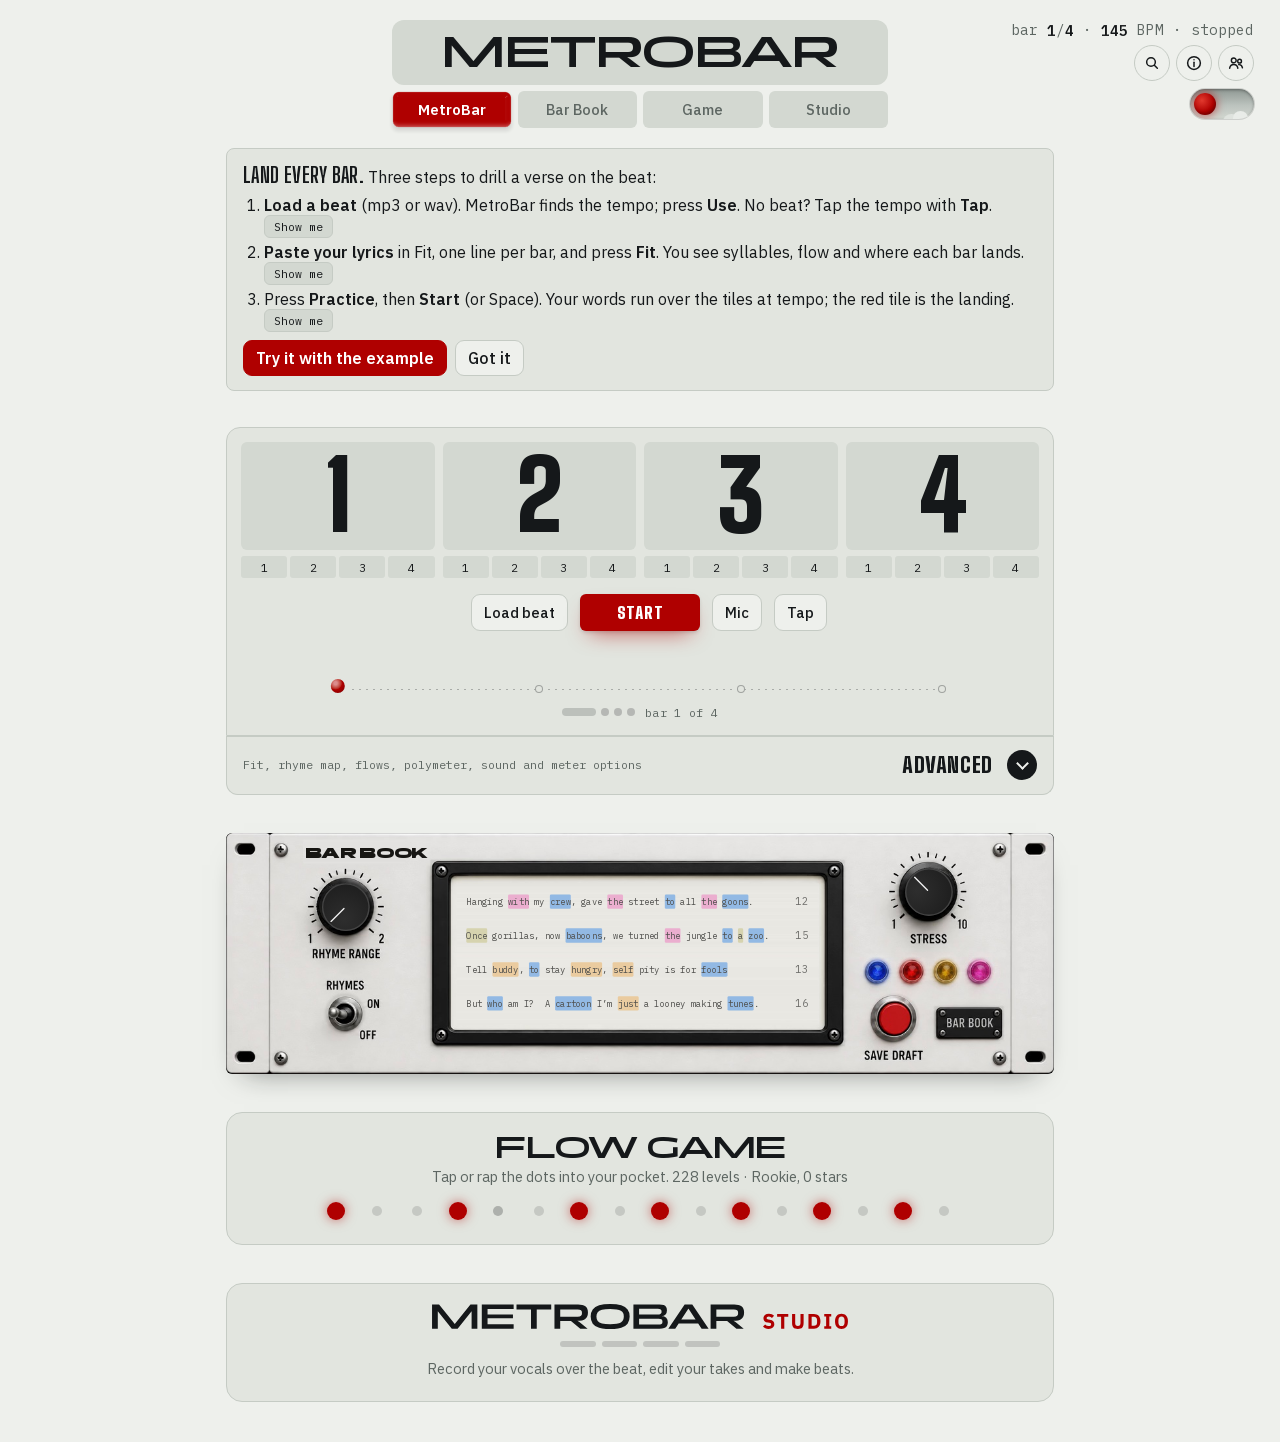
<file: index.html>
<!doctype html>
<html lang="en">
<head>
<meta charset="utf-8">
<meta name="viewport" content="width=device-width, initial-scale=1">
<title>MetroBar</title>
<link rel="manifest" href="manifest.json">
<link rel="icon" href="icon-192.png">
<meta http-equiv="refresh" content="0; url=landing-beat-meter.html">
<script>location.replace('landing-beat-meter.html' + location.search + location.hash);</script>
<style>body{background:#111413;color:#eee;font:16px system-ui,sans-serif;margin:0;padding:24px}a{color:#af0000}</style>
</head>
<body><a href="landing-beat-meter.html">Open MetroBar</a></body>
</html>
</file>
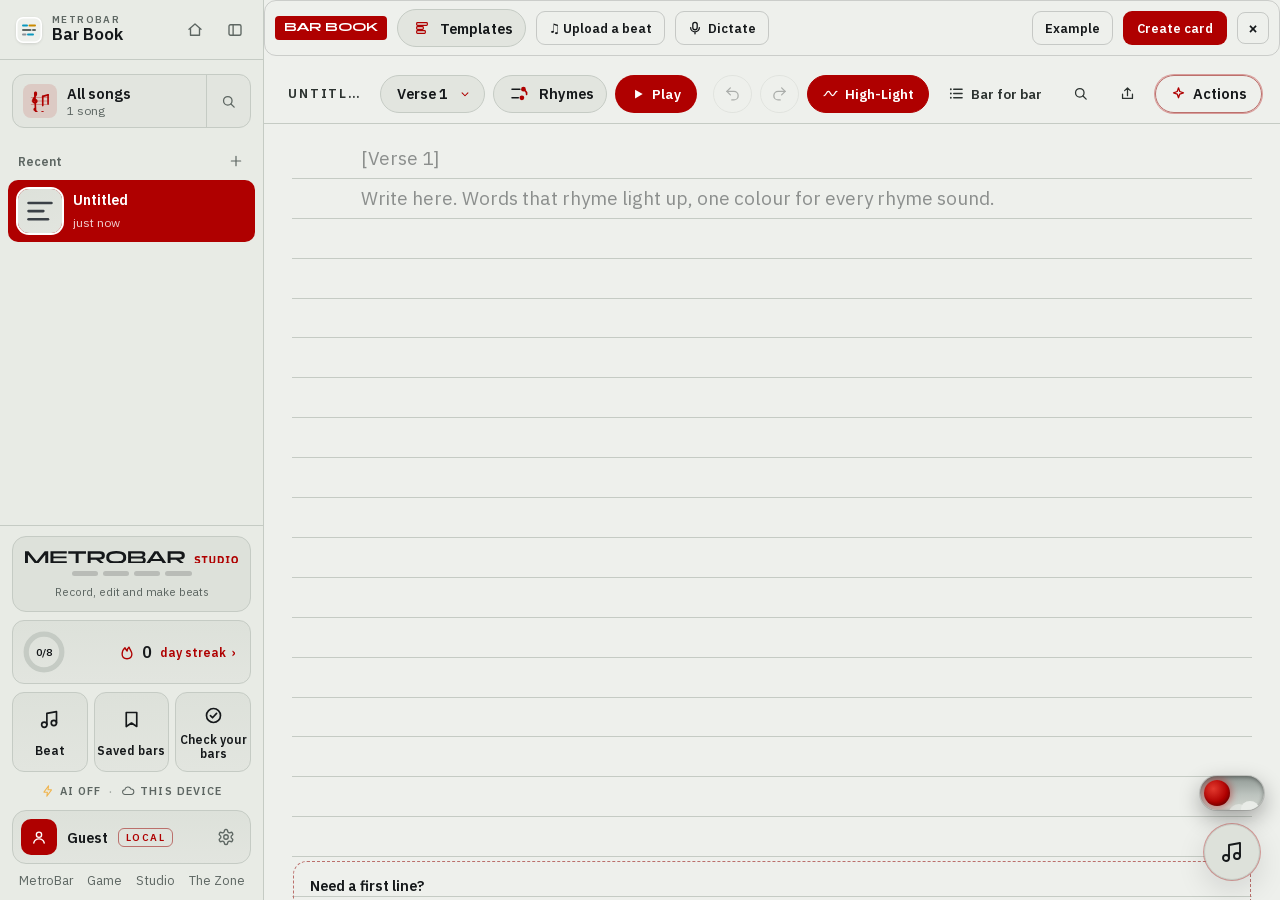
<file: barbook.html>
<!doctype html>
<html lang="en">
<head>
<meta charset="utf-8">
<meta name="viewport" content="width=device-width,initial-scale=1,viewport-fit=cover">
<title>The Highlight Zone</title>
<meta name="theme-color" content="#0b0c0d">
<meta name="description" content="The Highlight Zone: write bars with your rhymes lit up, syllables counted and a beat playing.">
<link rel="icon" href="icon-192.png">
<style>html, body { margin: 0; height: 100%; background: #0b0c0d; color: #eceeee; font: 16px system-ui, sans-serif; } p { margin: 0; padding: 24px; }</style>
<!-- Barbook shares its code with MetroBar: this page opens the app in Barbook mode, and the address bar goes back to barbook.html. -->
<script>location.replace('landing-beat-meter.html?barbook' + '#book');</script>
</head>
<body><noscript><p>The Highlight Zone needs JavaScript.</p></noscript><p><a href="landing-beat-meter.html?barbook#book" style="color:#ff3b4e">Open The Highlight Zone</a></p></body>
</html>
</file>
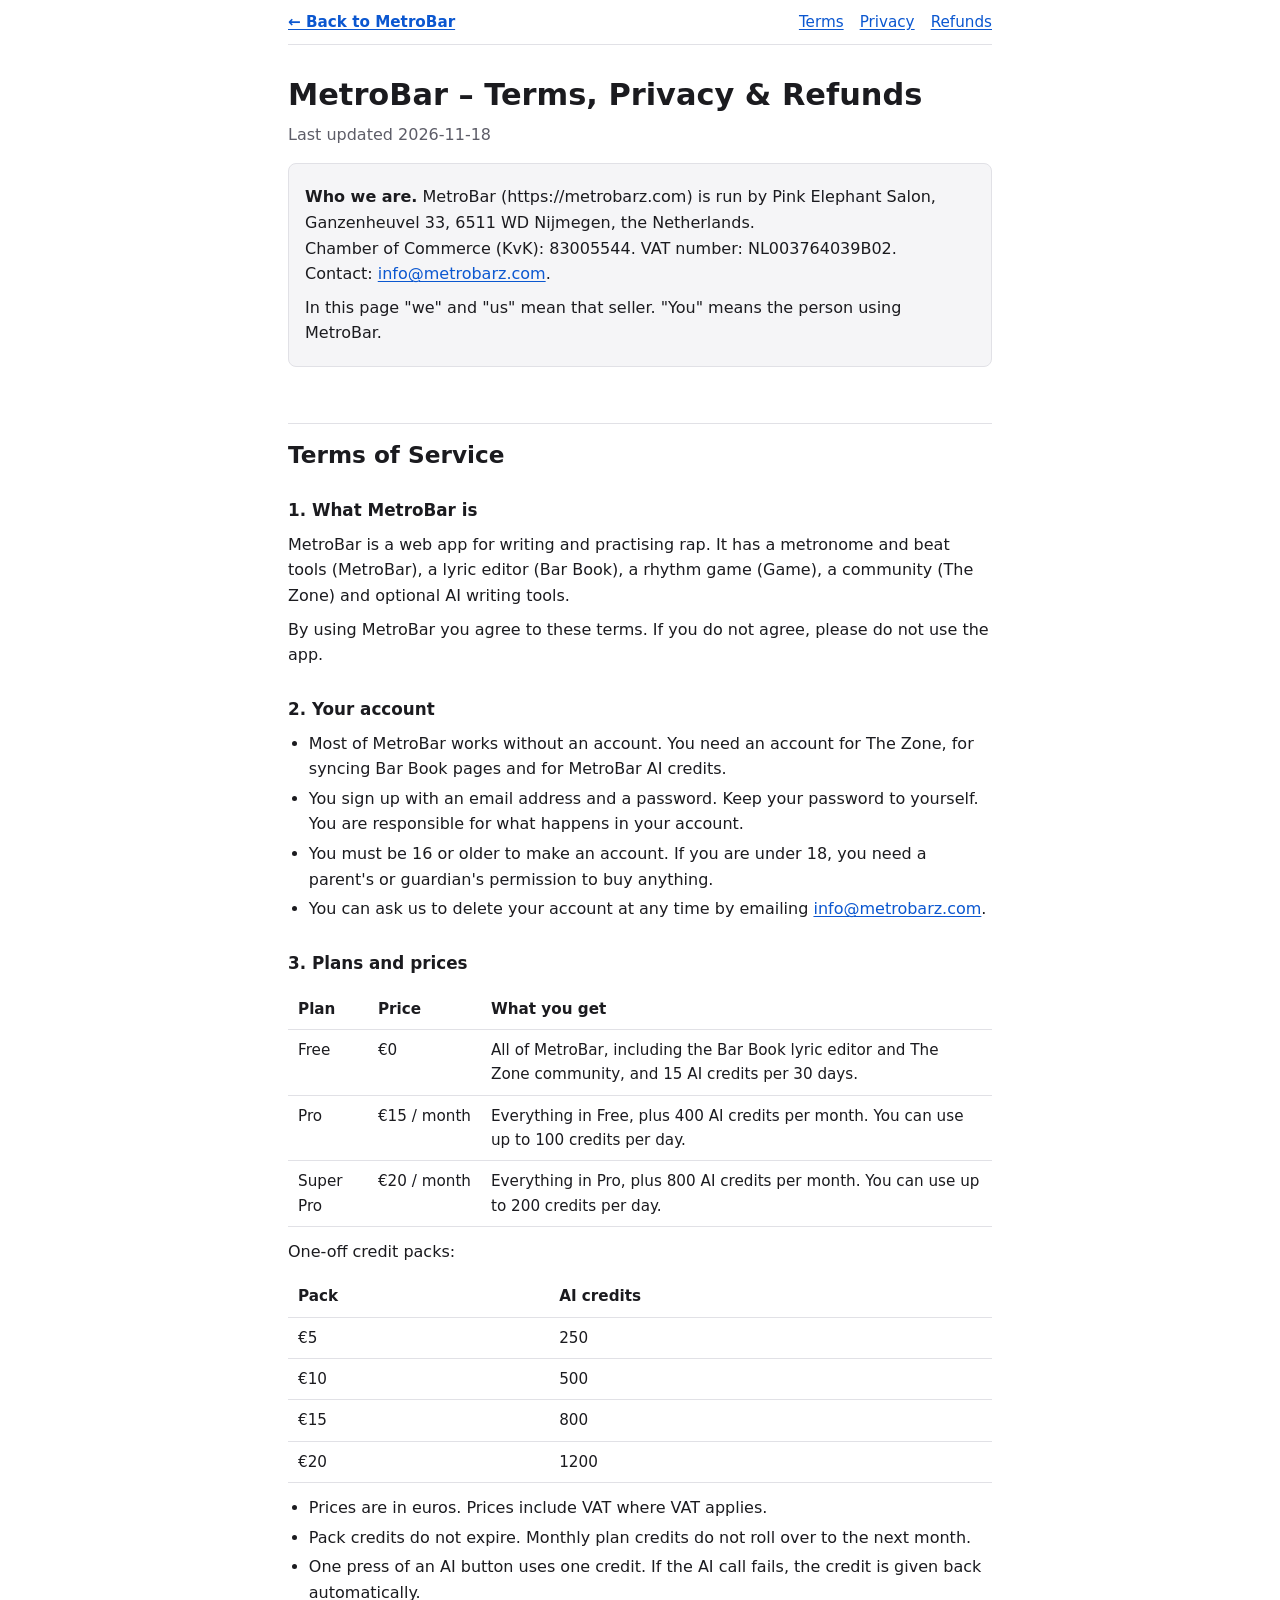
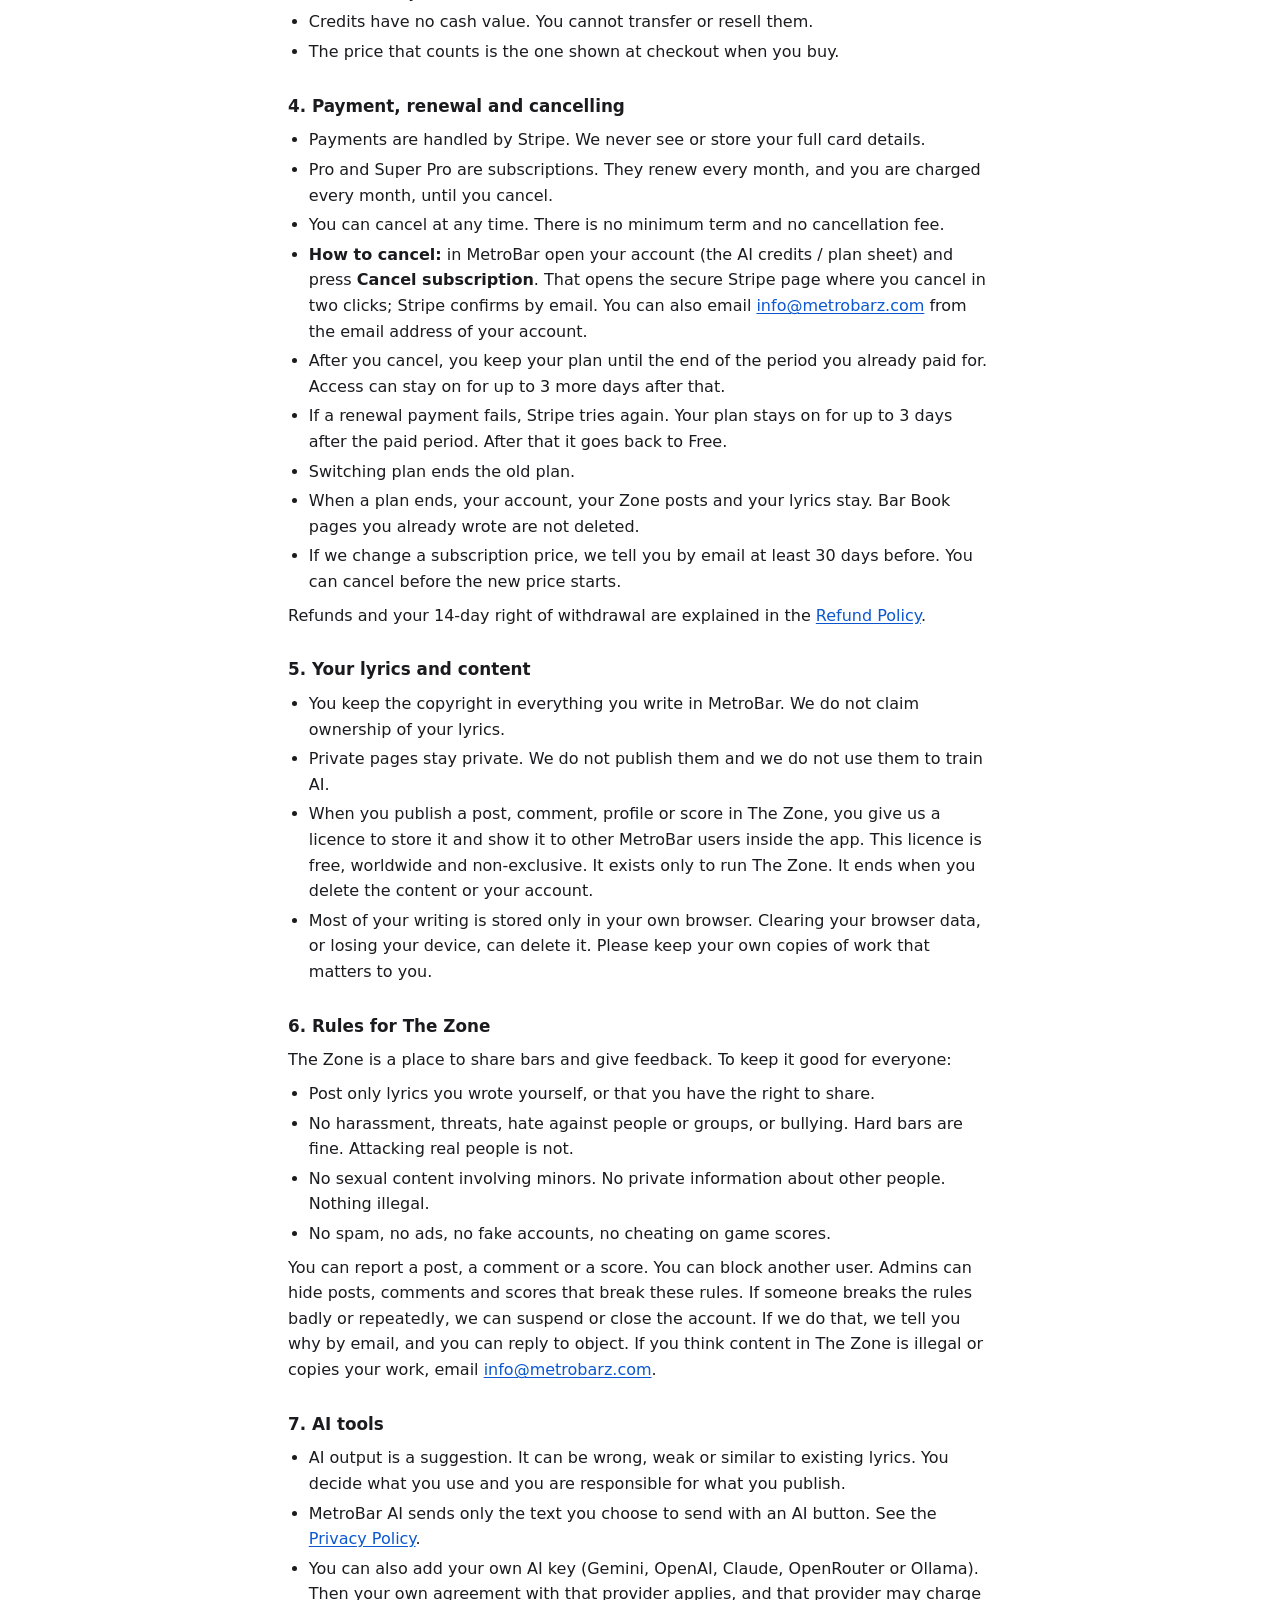
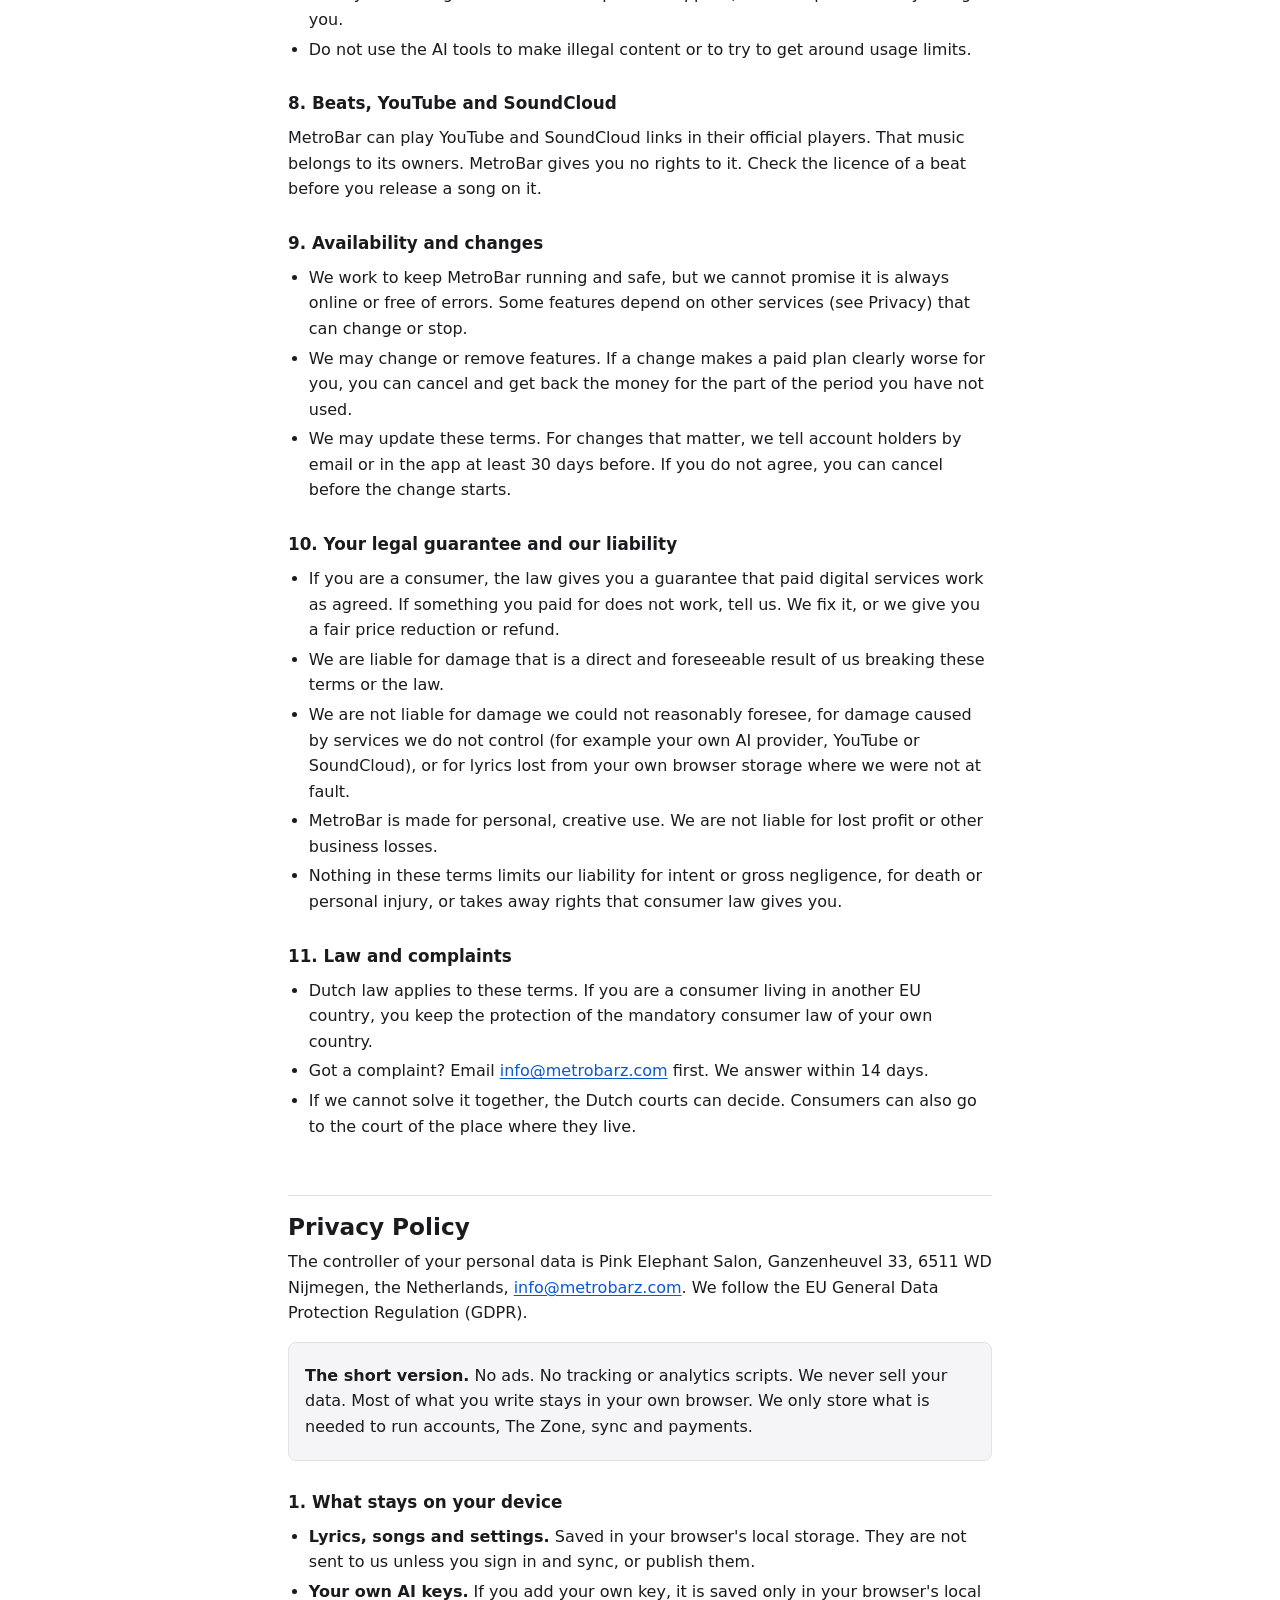
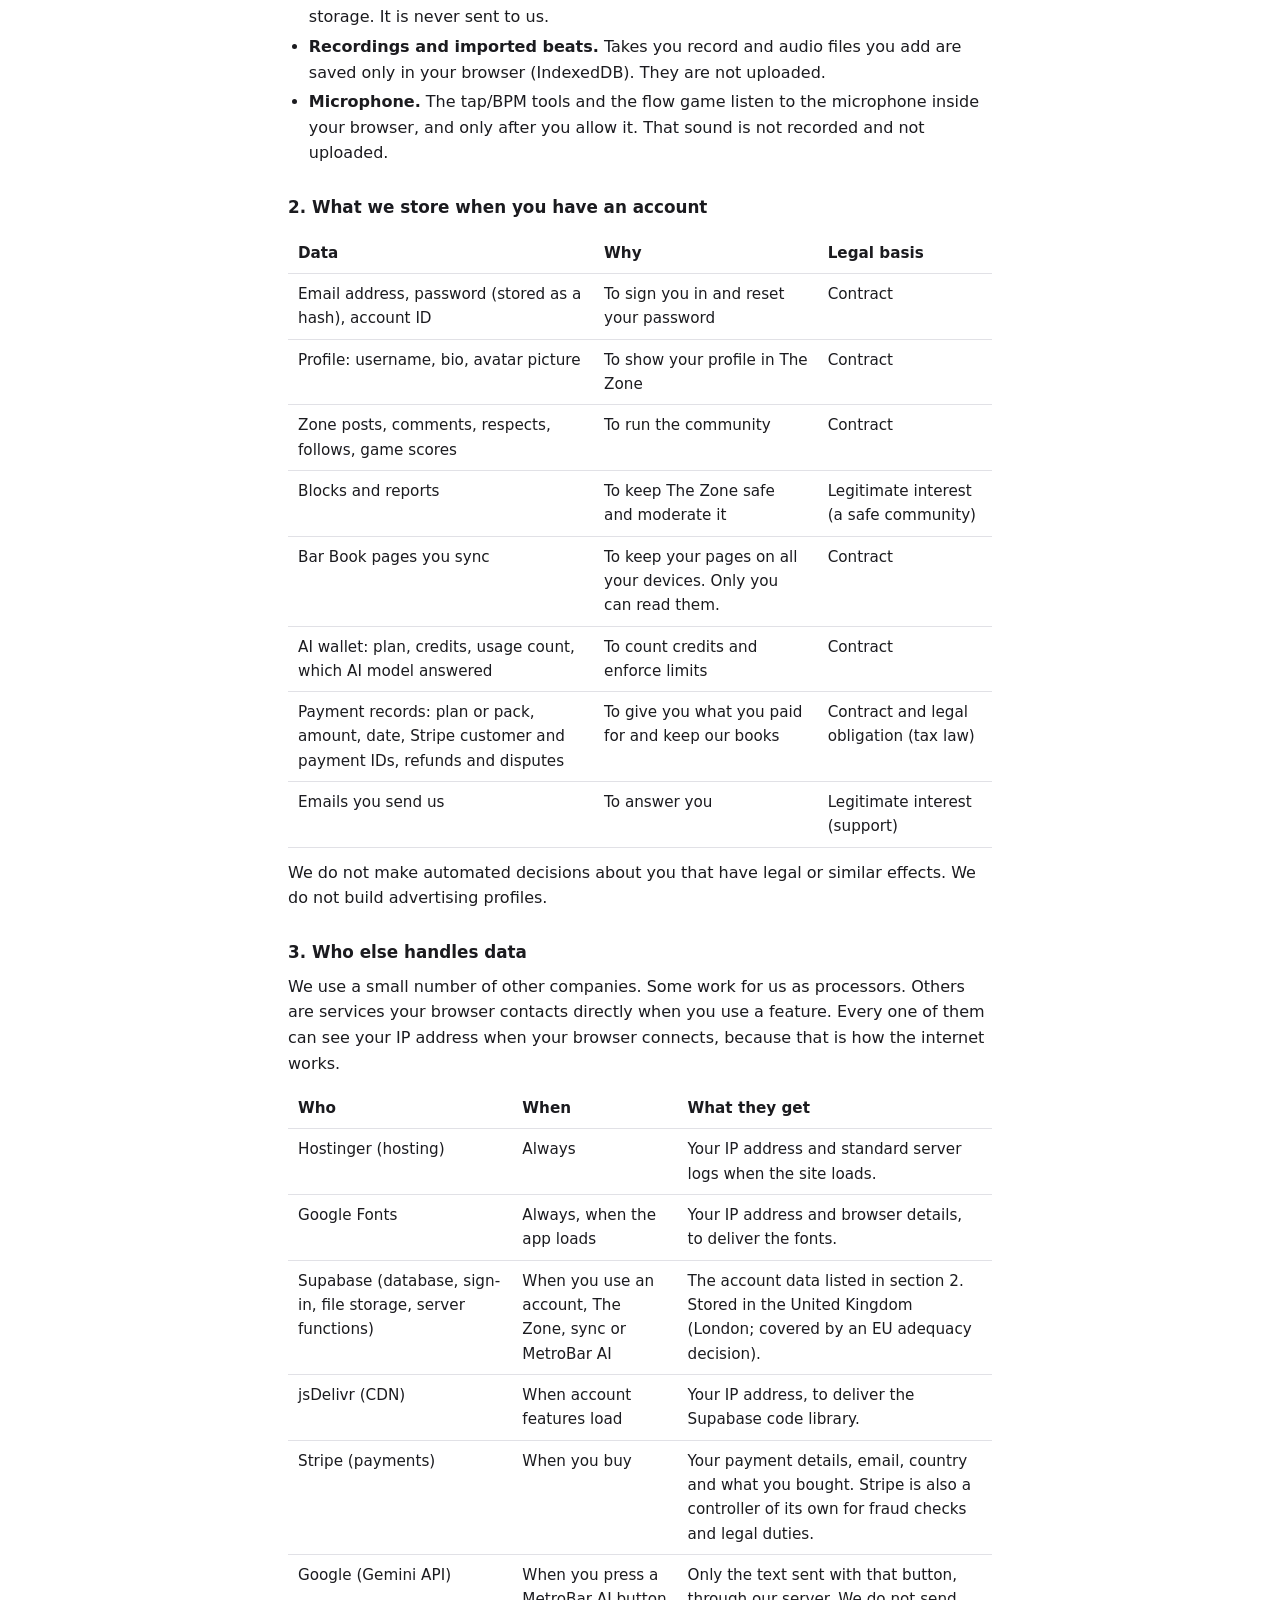
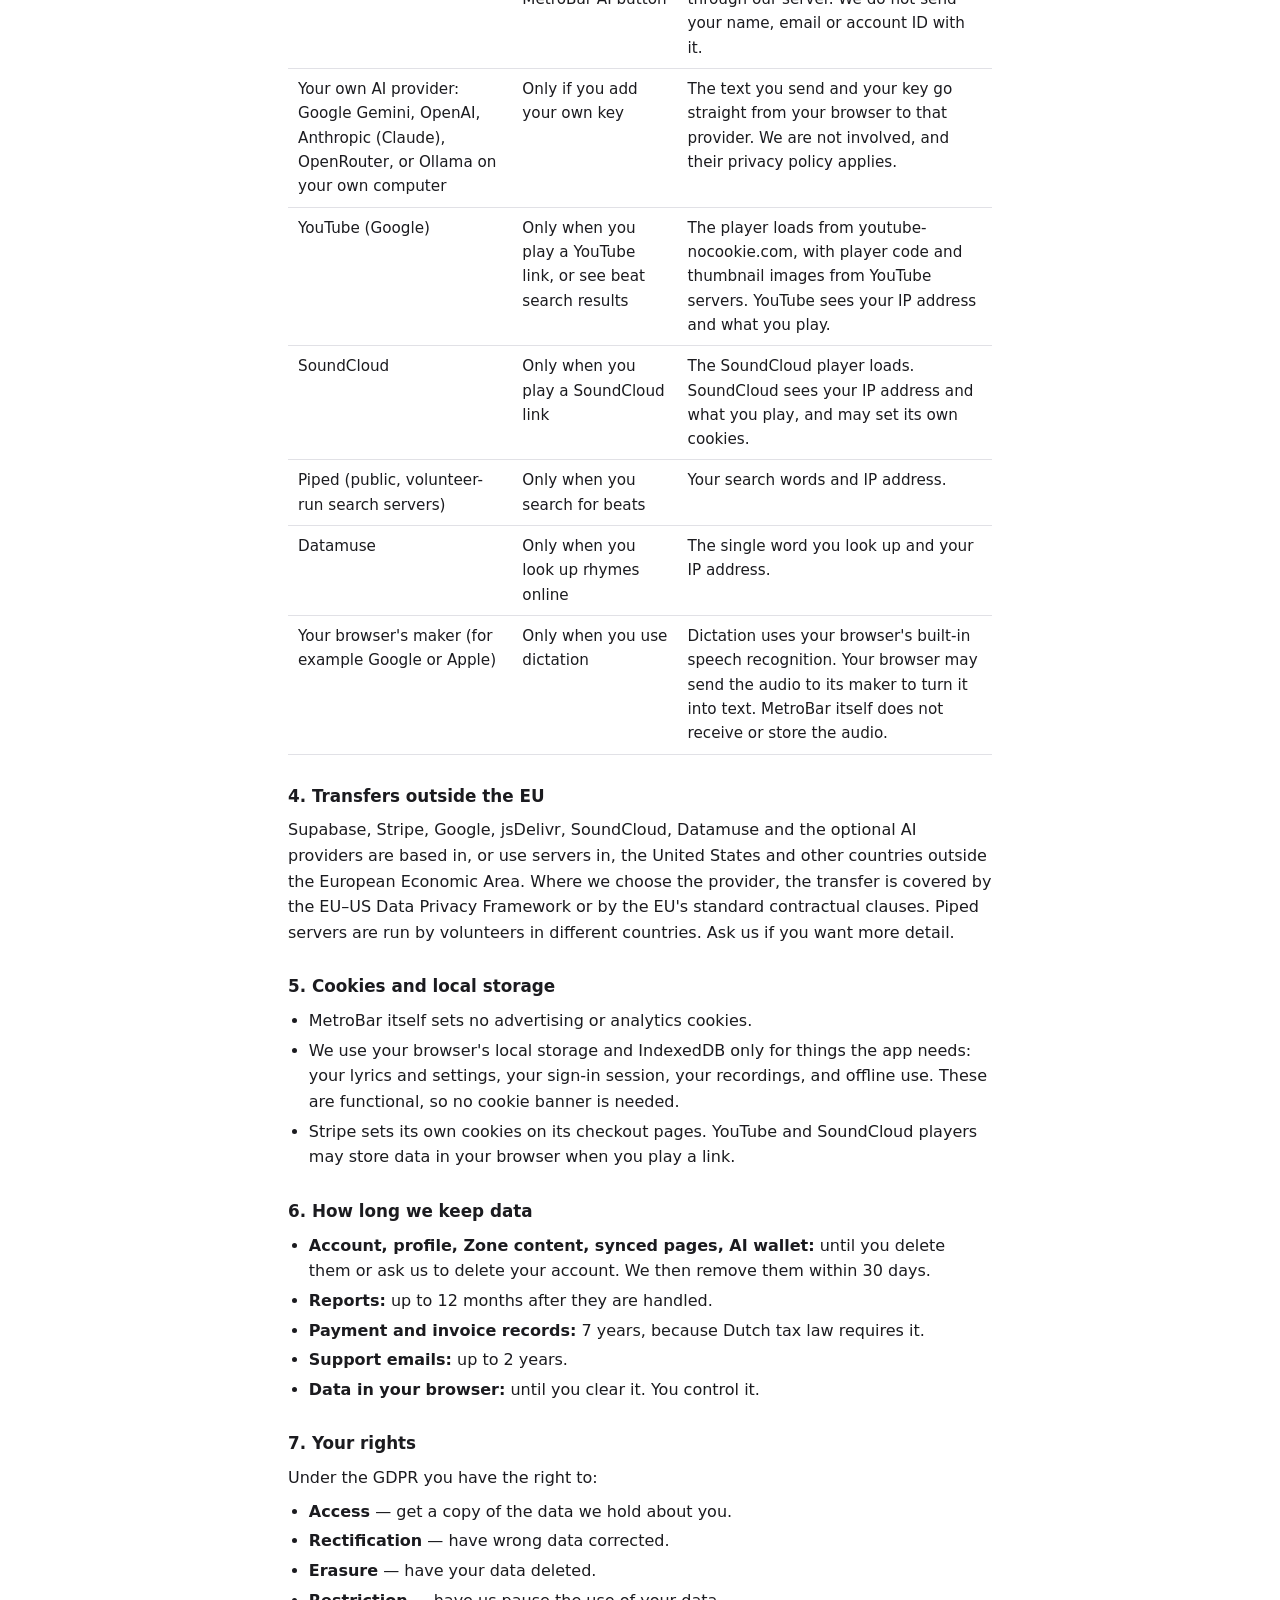
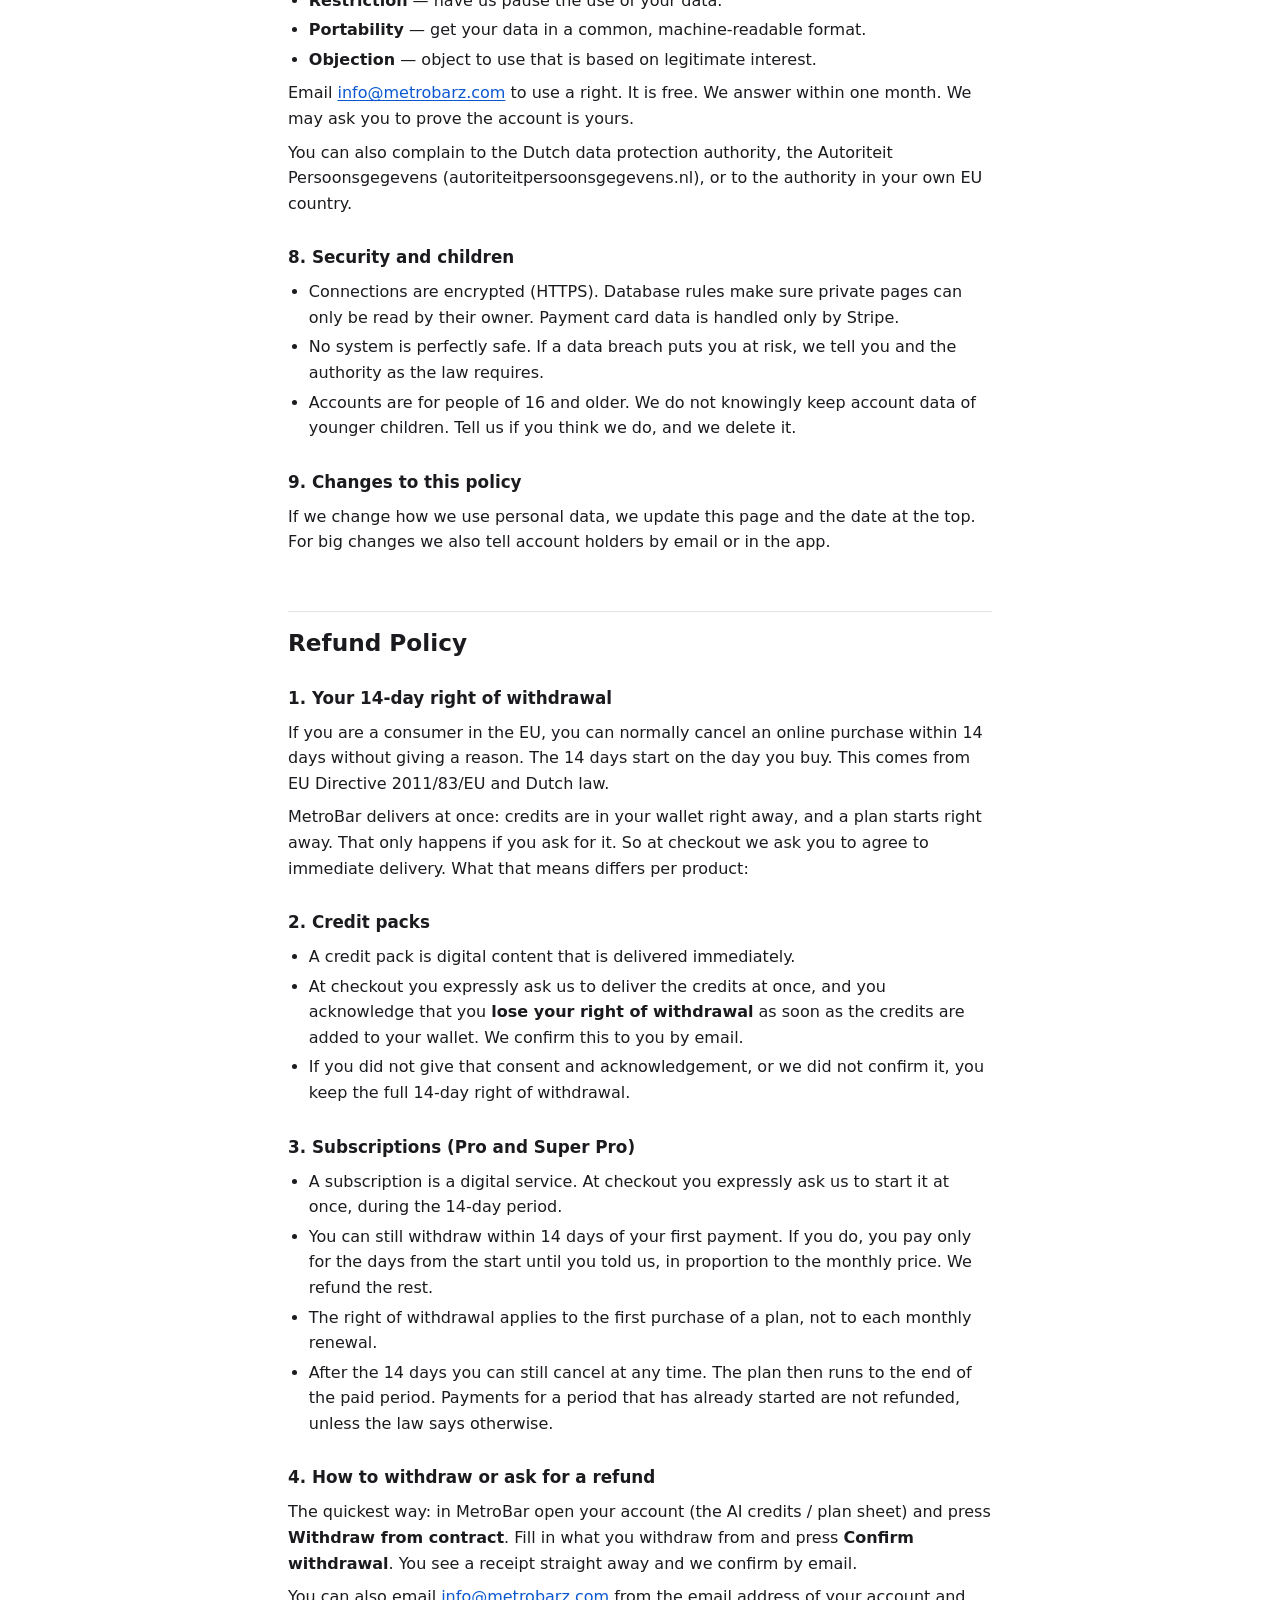
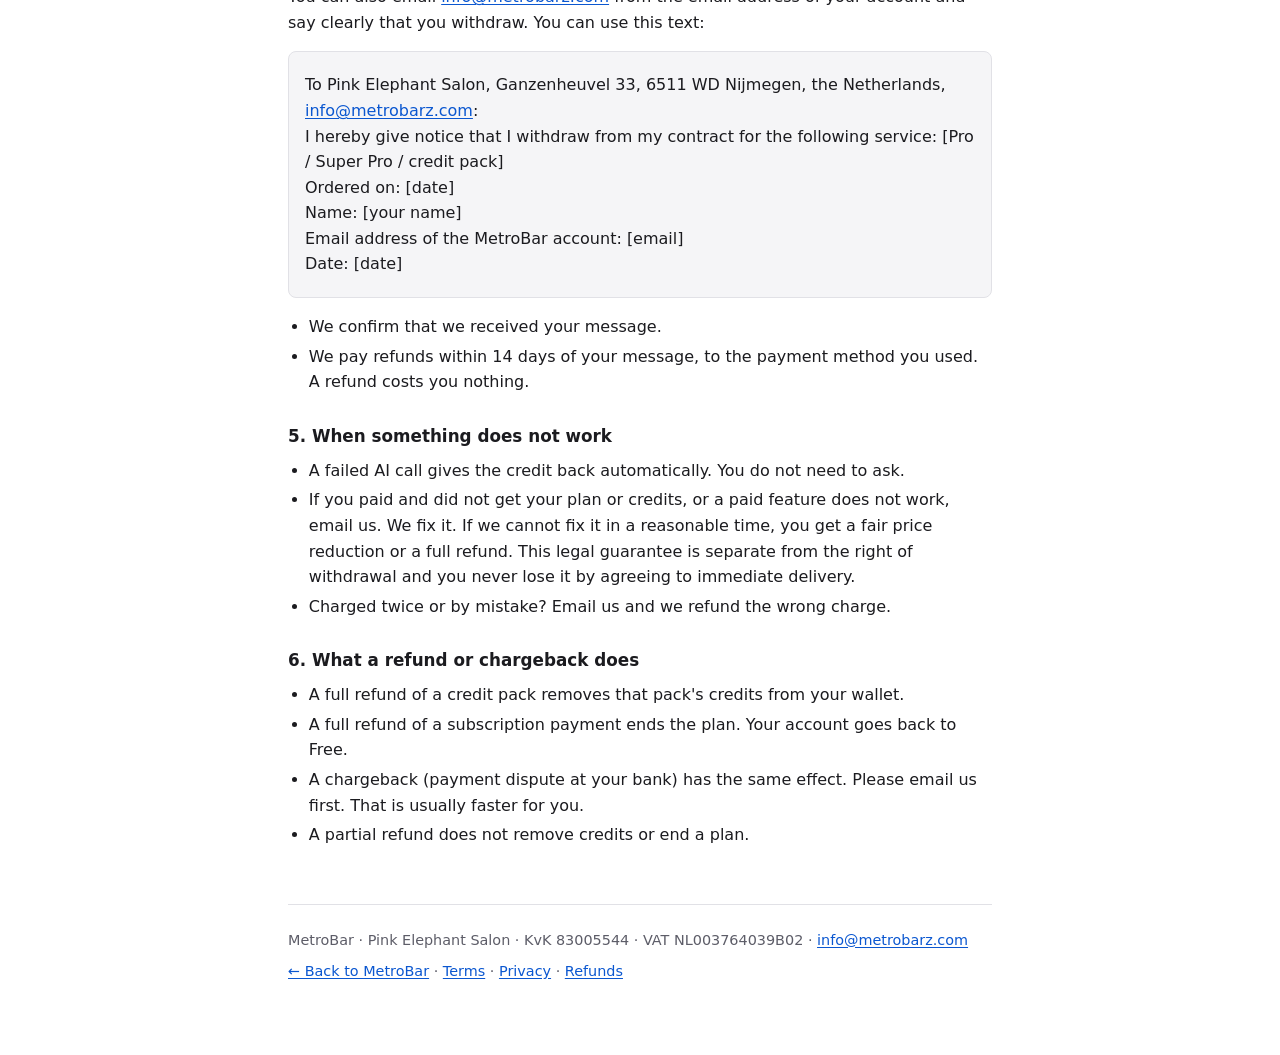
<file: legal.html>
<!doctype html>
<!--
  MetroBar legal page: Terms of Service, Privacy Policy, Refund Policy.

  STRIPE SETUP NOTE:
    In every Stripe Payment Link, turn on "Require customers to accept your terms of service"
    and set the terms URL (Stripe > Settings > Public details) to https://metrobarz.com/legal.html.
    The checkout must also get the buyer's express consent to immediate delivery and the
    acknowledgement that the right of withdrawal is lost (see #refunds). Without that consent
    on record, the 14-day right of withdrawal stays in full.

  This text is a careful draft, not legal advice. Have it checked before taking real payments.
-->
<html lang="en">
<head>
<meta charset="utf-8">
<meta name="viewport" content="width=device-width, initial-scale=1">
<title>MetroBar – Terms, Privacy &amp; Refunds</title>
<meta name="description" content="Terms of Service, Privacy Policy and Refund Policy for MetroBar.">
<style>
  :root {
    --bg: #ffffff; --fg: #1b1b1f; --muted: #5d5d68; --line: #e1e1e6;
    --link: #0b57d0; --panel: #f5f5f7; --mark: #fff1b8; --mark-fg: #5c4400;
    color-scheme: light dark;
  }
  @media (prefers-color-scheme: dark) {
    :root {
      --bg: #121214; --fg: #ececf1; --muted: #a3a3b0; --line: #2c2c33;
      --link: #8ab4f8; --panel: #1c1c21; --mark: #4a3b00; --mark-fg: #ffe28a;
    }
  }
  * { box-sizing: border-box; }
  html { scroll-behavior: smooth; -webkit-text-size-adjust: 100%; }
  body {
    margin: 0; background: var(--bg); color: var(--fg);
    font: 16px/1.6 system-ui, -apple-system, "Segoe UI", Roboto, Helvetica, Arial, sans-serif;
  }
  .wrap { max-width: 46rem; margin: 0 auto; padding: 0 16px 64px; }
  header.top {
    position: sticky; top: 0; background: var(--bg); border-bottom: 1px solid var(--line);
    padding: 10px 0; z-index: 1;
  }
  nav { display: flex; flex-wrap: wrap; gap: 4px 16px; align-items: center; font-size: 0.95rem; }
  nav .back { margin-right: auto; font-weight: 600; }
  a { color: var(--link); text-underline-offset: 2px; }
  h1 { font-size: 1.9rem; line-height: 1.2; margin: 32px 0 4px; text-wrap: balance; }
  h2 { font-size: 1.45rem; line-height: 1.25; margin: 56px 0 8px; padding-top: 16px; border-top: 1px solid var(--line); scroll-margin-top: 64px; }
  h3 { font-size: 1.05rem; margin: 28px 0 4px; }
  p, ul, ol { margin: 8px 0; }
  ul, ol { padding-left: 1.3rem; }
  li { margin: 4px 0; }
  .muted { color: var(--muted); }
  .box { background: var(--panel); border: 1px solid var(--line); border-radius: 8px; padding: 12px 16px; margin: 16px 0; }
  .ph { background: var(--mark); color: var(--mark-fg); padding: 0 4px; border-radius: 3px; font-family: ui-monospace, SFMono-Regular, Menlo, Consolas, monospace; font-size: 0.9em; overflow-wrap: anywhere; }
  .tablewrap { overflow-x: auto; margin: 12px 0; }
  table { border-collapse: collapse; width: 100%; font-size: 0.95rem; }
  th, td { text-align: left; vertical-align: top; padding: 8px 10px; border-bottom: 1px solid var(--line); }
  th { font-weight: 600; white-space: nowrap; }
  td.num { font-variant-numeric: tabular-nums; white-space: nowrap; }
  footer { margin-top: 56px; padding-top: 16px; border-top: 1px solid var(--line); font-size: 0.9rem; color: var(--muted); }
</style>
</head>
<body>
<div class="wrap">

<header class="top">
  <nav aria-label="Sections">
    <a class="back" href="landing-beat-meter.html">&larr; Back to MetroBar</a>
    <a href="#terms">Terms</a>
    <a href="#privacy">Privacy</a>
    <a href="#refunds">Refunds</a>
  </nav>
</header>

<h1>MetroBar – Terms, Privacy &amp; Refunds</h1>
<p class="muted">Last updated 2026-11-18</p>

<div class="box">
  <p><strong>Who we are.</strong> MetroBar (https://metrobarz.com) is run by Pink Elephant Salon, Ganzenheuvel 33, 6511 WD Nijmegen, the Netherlands.<br>
  Chamber of Commerce (KvK): 83005544. VAT number: NL003764039B02.<br>
  Contact: <a href="mailto:info@metrobarz.com">info@metrobarz.com</a>.</p>
  <p>In this page "we" and "us" mean that seller. "You" means the person using MetroBar.</p>
</div>

<!-- ============================== TERMS ============================== -->
<h2 id="terms">Terms of Service</h2>

<h3>1. What MetroBar is</h3>
<p>MetroBar is a web app for writing and practising rap. It has a metronome and beat tools (MetroBar), a lyric editor (Bar Book), a rhythm game (Game), a community (The Zone) and optional AI writing tools.</p>
<p>By using MetroBar you agree to these terms. If you do not agree, please do not use the app.</p>

<h3>2. Your account</h3>
<ul>
  <li>Most of MetroBar works without an account. You need an account for The Zone, for syncing Bar Book pages and for MetroBar AI credits.</li>
  <li>You sign up with an email address and a password. Keep your password to yourself. You are responsible for what happens in your account.</li>
  <li>You must be 16 or older to make an account. If you are under 18, you need a parent's or guardian's permission to buy anything.</li>
  <li>You can ask us to delete your account at any time by emailing <a href="mailto:info@metrobarz.com">info@metrobarz.com</a>.</li>
</ul>

<h3>3. Plans and prices</h3>
<div class="tablewrap">
<table>
  <thead><tr><th>Plan</th><th>Price</th><th>What you get</th></tr></thead>
  <tbody>
    <tr><td>Free</td><td class="num">€0</td><td>All of MetroBar, including the Bar Book lyric editor and The Zone community, and 15 AI credits per 30 days.</td></tr>
    <tr><td>Pro</td><td class="num">€15 / month</td><td>Everything in Free, plus 400 AI credits per month. You can use up to 100 credits per day.</td></tr>
    <tr><td>Super Pro</td><td class="num">€20 / month</td><td>Everything in Pro, plus 800 AI credits per month. You can use up to 200 credits per day.</td></tr>
  </tbody>
</table>
</div>
<p>One-off credit packs:</p>
<div class="tablewrap">
<table>
  <thead><tr><th>Pack</th><th>AI credits</th></tr></thead>
  <tbody>
    <tr><td class="num">€5</td><td class="num">250</td></tr>
    <tr><td class="num">€10</td><td class="num">500</td></tr>
    <tr><td class="num">€15</td><td class="num">800</td></tr>
    <tr><td class="num">€20</td><td class="num">1200</td></tr>
  </tbody>
</table>
</div>
<ul>
  <li>Prices are in euros. Prices include VAT where VAT applies.</li>
  <li>Pack credits do not expire. Monthly plan credits do not roll over to the next month.</li>
  <li>One press of an AI button uses one credit. If the AI call fails, the credit is given back automatically.</li>
  <li>Credits have no cash value. You cannot transfer or resell them.</li>
  <li>The price that counts is the one shown at checkout when you buy.</li>
</ul>

<h3>4. Payment, renewal and cancelling</h3>
<ul>
  <li>Payments are handled by Stripe. We never see or store your full card details.</li>
  <li>Pro and Super Pro are subscriptions. They renew every month, and you are charged every month, until you cancel.</li>
  <li>You can cancel at any time. There is no minimum term and no cancellation fee.</li>
  <li><strong>How to cancel:</strong> in MetroBar open your account (the AI credits / plan sheet) and press <strong>Cancel subscription</strong>. That opens the secure Stripe page where you cancel in two clicks; Stripe confirms by email. You can also email <a href="mailto:info@metrobarz.com">info@metrobarz.com</a> from the email address of your account.</li>
  <li>After you cancel, you keep your plan until the end of the period you already paid for. Access can stay on for up to 3 more days after that.</li>
  <li>If a renewal payment fails, Stripe tries again. Your plan stays on for up to 3 days after the paid period. After that it goes back to Free.</li>
  <li>Switching plan ends the old plan.</li>
  <li>When a plan ends, your account, your Zone posts and your lyrics stay. Bar Book pages you already wrote are not deleted.</li>
  <li>If we change a subscription price, we tell you by email at least 30 days before. You can cancel before the new price starts.</li>
</ul>
<p>Refunds and your 14-day right of withdrawal are explained in the <a href="#refunds">Refund Policy</a>.</p>

<h3>5. Your lyrics and content</h3>
<ul>
  <li>You keep the copyright in everything you write in MetroBar. We do not claim ownership of your lyrics.</li>
  <li>Private pages stay private. We do not publish them and we do not use them to train AI.</li>
  <li>When you publish a post, comment, profile or score in The Zone, you give us a licence to store it and show it to other MetroBar users inside the app. This licence is free, worldwide and non-exclusive. It exists only to run The Zone. It ends when you delete the content or your account.</li>
  <li>Most of your writing is stored only in your own browser. Clearing your browser data, or losing your device, can delete it. Please keep your own copies of work that matters to you.</li>
</ul>

<h3>6. Rules for The Zone</h3>
<p>The Zone is a place to share bars and give feedback. To keep it good for everyone:</p>
<ul>
  <li>Post only lyrics you wrote yourself, or that you have the right to share.</li>
  <li>No harassment, threats, hate against people or groups, or bullying. Hard bars are fine. Attacking real people is not.</li>
  <li>No sexual content involving minors. No private information about other people. Nothing illegal.</li>
  <li>No spam, no ads, no fake accounts, no cheating on game scores.</li>
</ul>
<p>You can report a post, a comment or a score. You can block another user. Admins can hide posts, comments and scores that break these rules. If someone breaks the rules badly or repeatedly, we can suspend or close the account. If we do that, we tell you why by email, and you can reply to object. If you think content in The Zone is illegal or copies your work, email <a href="mailto:info@metrobarz.com">info@metrobarz.com</a>.</p>

<h3>7. AI tools</h3>
<ul>
  <li>AI output is a suggestion. It can be wrong, weak or similar to existing lyrics. You decide what you use and you are responsible for what you publish.</li>
  <li>MetroBar AI sends only the text you choose to send with an AI button. See the <a href="#privacy">Privacy Policy</a>.</li>
  <li>You can also add your own AI key (Gemini, OpenAI, Claude, OpenRouter or Ollama). Then your own agreement with that provider applies, and that provider may charge you.</li>
  <li>Do not use the AI tools to make illegal content or to try to get around usage limits.</li>
</ul>

<h3>8. Beats, YouTube and SoundCloud</h3>
<p>MetroBar can play YouTube and SoundCloud links in their official players. That music belongs to its owners. MetroBar gives you no rights to it. Check the licence of a beat before you release a song on it.</p>

<h3>9. Availability and changes</h3>
<ul>
  <li>We work to keep MetroBar running and safe, but we cannot promise it is always online or free of errors. Some features depend on other services (see Privacy) that can change or stop.</li>
  <li>We may change or remove features. If a change makes a paid plan clearly worse for you, you can cancel and get back the money for the part of the period you have not used.</li>
  <li>We may update these terms. For changes that matter, we tell account holders by email or in the app at least 30 days before. If you do not agree, you can cancel before the change starts.</li>
</ul>

<h3>10. Your legal guarantee and our liability</h3>
<ul>
  <li>If you are a consumer, the law gives you a guarantee that paid digital services work as agreed. If something you paid for does not work, tell us. We fix it, or we give you a fair price reduction or refund.</li>
  <li>We are liable for damage that is a direct and foreseeable result of us breaking these terms or the law.</li>
  <li>We are not liable for damage we could not reasonably foresee, for damage caused by services we do not control (for example your own AI provider, YouTube or SoundCloud), or for lyrics lost from your own browser storage where we were not at fault.</li>
  <li>MetroBar is made for personal, creative use. We are not liable for lost profit or other business losses.</li>
  <li>Nothing in these terms limits our liability for intent or gross negligence, for death or personal injury, or takes away rights that consumer law gives you.</li>
</ul>

<h3>11. Law and complaints</h3>
<ul>
  <li>Dutch law applies to these terms. If you are a consumer living in another EU country, you keep the protection of the mandatory consumer law of your own country.</li>
  <li>Got a complaint? Email <a href="mailto:info@metrobarz.com">info@metrobarz.com</a> first. We answer within 14 days.</li>
  <li>If we cannot solve it together, the Dutch courts can decide. Consumers can also go to the court of the place where they live.</li>
</ul>

<!-- ============================== PRIVACY ============================== -->
<h2 id="privacy">Privacy Policy</h2>

<p>The controller of your personal data is Pink Elephant Salon, Ganzenheuvel 33, 6511 WD Nijmegen, the Netherlands, <a href="mailto:info@metrobarz.com">info@metrobarz.com</a>. We follow the EU General Data Protection Regulation (GDPR).</p>

<div class="box">
  <p><strong>The short version.</strong> No ads. No tracking or analytics scripts. We never sell your data. Most of what you write stays in your own browser. We only store what is needed to run accounts, The Zone, sync and payments.</p>
</div>

<h3>1. What stays on your device</h3>
<ul>
  <li><strong>Lyrics, songs and settings.</strong> Saved in your browser's local storage. They are not sent to us unless you sign in and sync, or publish them.</li>
  <li><strong>Your own AI keys.</strong> If you add your own key, it is saved only in your browser's local storage. It is never sent to us.</li>
  <li><strong>Recordings and imported beats.</strong> Takes you record and audio files you add are saved only in your browser (IndexedDB). They are not uploaded.</li>
  <li><strong>Microphone.</strong> The tap/BPM tools and the flow game listen to the microphone inside your browser, and only after you allow it. That sound is not recorded and not uploaded.</li>
</ul>

<h3>2. What we store when you have an account</h3>
<div class="tablewrap">
<table>
  <thead><tr><th>Data</th><th>Why</th><th>Legal basis</th></tr></thead>
  <tbody>
    <tr><td>Email address, password (stored as a hash), account ID</td><td>To sign you in and reset your password</td><td>Contract</td></tr>
    <tr><td>Profile: username, bio, avatar picture</td><td>To show your profile in The Zone</td><td>Contract</td></tr>
    <tr><td>Zone posts, comments, respects, follows, game scores</td><td>To run the community</td><td>Contract</td></tr>
    <tr><td>Blocks and reports</td><td>To keep The Zone safe and moderate it</td><td>Legitimate interest (a safe community)</td></tr>
    <tr><td>Bar Book pages you sync</td><td>To keep your pages on all your devices. Only you can read them.</td><td>Contract</td></tr>
    <tr><td>AI wallet: plan, credits, usage count, which AI model answered</td><td>To count credits and enforce limits</td><td>Contract</td></tr>
    <tr><td>Payment records: plan or pack, amount, date, Stripe customer and payment IDs, refunds and disputes</td><td>To give you what you paid for and keep our books</td><td>Contract and legal obligation (tax law)</td></tr>
    <tr><td>Emails you send us</td><td>To answer you</td><td>Legitimate interest (support)</td></tr>
  </tbody>
</table>
</div>
<p>We do not make automated decisions about you that have legal or similar effects. We do not build advertising profiles.</p>

<h3>3. Who else handles data</h3>
<p>We use a small number of other companies. Some work for us as processors. Others are services your browser contacts directly when you use a feature. Every one of them can see your IP address when your browser connects, because that is how the internet works.</p>
<div class="tablewrap">
<table>
  <thead><tr><th>Who</th><th>When</th><th>What they get</th></tr></thead>
  <tbody>
    <tr><td>Hostinger (hosting)</td><td>Always</td><td>Your IP address and standard server logs when the site loads.</td></tr>
    <tr><td>Google Fonts</td><td>Always, when the app loads</td><td>Your IP address and browser details, to deliver the fonts.</td></tr>
    <tr><td>Supabase (database, sign-in, file storage, server functions)</td><td>When you use an account, The Zone, sync or MetroBar AI</td><td>The account data listed in section 2. Stored in the United Kingdom (London; covered by an EU adequacy decision).</td></tr>
    <tr><td>jsDelivr (CDN)</td><td>When account features load</td><td>Your IP address, to deliver the Supabase code library.</td></tr>
    <tr><td>Stripe (payments)</td><td>When you buy</td><td>Your payment details, email, country and what you bought. Stripe is also a controller of its own for fraud checks and legal duties.</td></tr>
    <tr><td>Google (Gemini API)</td><td>When you press a MetroBar AI button</td><td>Only the text sent with that button, through our server. We do not send your name, email or account ID with it.</td></tr>
    <tr><td>Your own AI provider: Google Gemini, OpenAI, Anthropic (Claude), OpenRouter, or Ollama on your own computer</td><td>Only if you add your own key</td><td>The text you send and your key go straight from your browser to that provider. We are not involved, and their privacy policy applies.</td></tr>
    <tr><td>YouTube (Google)</td><td>Only when you play a YouTube link, or see beat search results</td><td>The player loads from youtube-nocookie.com, with player code and thumbnail images from YouTube servers. YouTube sees your IP address and what you play.</td></tr>
    <tr><td>SoundCloud</td><td>Only when you play a SoundCloud link</td><td>The SoundCloud player loads. SoundCloud sees your IP address and what you play, and may set its own cookies.</td></tr>
    <tr><td>Piped (public, volunteer-run search servers)</td><td>Only when you search for beats</td><td>Your search words and IP address.</td></tr>
    <tr><td>Datamuse</td><td>Only when you look up rhymes online</td><td>The single word you look up and your IP address.</td></tr>
    <tr><td>Your browser's maker (for example Google or Apple)</td><td>Only when you use dictation</td><td>Dictation uses your browser's built-in speech recognition. Your browser may send the audio to its maker to turn it into text. MetroBar itself does not receive or store the audio.</td></tr>
  </tbody>
</table>
</div>

<h3>4. Transfers outside the EU</h3>
<p>Supabase, Stripe, Google, jsDelivr, SoundCloud, Datamuse and the optional AI providers are based in, or use servers in, the United States and other countries outside the European Economic Area. Where we choose the provider, the transfer is covered by the EU–US Data Privacy Framework or by the EU's standard contractual clauses. Piped servers are run by volunteers in different countries. Ask us if you want more detail.</p>

<h3>5. Cookies and local storage</h3>
<ul>
  <li>MetroBar itself sets no advertising or analytics cookies.</li>
  <li>We use your browser's local storage and IndexedDB only for things the app needs: your lyrics and settings, your sign-in session, your recordings, and offline use. These are functional, so no cookie banner is needed.</li>
  <li>Stripe sets its own cookies on its checkout pages. YouTube and SoundCloud players may store data in your browser when you play a link.</li>
</ul>

<h3>6. How long we keep data</h3>
<ul>
  <li><strong>Account, profile, Zone content, synced pages, AI wallet:</strong> until you delete them or ask us to delete your account. We then remove them within 30 days.</li>
  <li><strong>Reports:</strong> up to 12 months after they are handled.</li>
  <li><strong>Payment and invoice records:</strong> 7 years, because Dutch tax law requires it.</li>
  <li><strong>Support emails:</strong> up to 2 years.</li>
  <li><strong>Data in your browser:</strong> until you clear it. You control it.</li>
</ul>

<h3>7. Your rights</h3>
<p>Under the GDPR you have the right to:</p>
<ul>
  <li><strong>Access</strong> — get a copy of the data we hold about you.</li>
  <li><strong>Rectification</strong> — have wrong data corrected.</li>
  <li><strong>Erasure</strong> — have your data deleted.</li>
  <li><strong>Restriction</strong> — have us pause the use of your data.</li>
  <li><strong>Portability</strong> — get your data in a common, machine-readable format.</li>
  <li><strong>Objection</strong> — object to use that is based on legitimate interest.</li>
</ul>
<p>Email <a href="mailto:info@metrobarz.com">info@metrobarz.com</a> to use a right. It is free. We answer within one month. We may ask you to prove the account is yours.</p>
<p>You can also complain to the Dutch data protection authority, the Autoriteit Persoonsgegevens (autoriteitpersoonsgegevens.nl), or to the authority in your own EU country.</p>

<h3>8. Security and children</h3>
<ul>
  <li>Connections are encrypted (HTTPS). Database rules make sure private pages can only be read by their owner. Payment card data is handled only by Stripe.</li>
  <li>No system is perfectly safe. If a data breach puts you at risk, we tell you and the authority as the law requires.</li>
  <li>Accounts are for people of 16 and older. We do not knowingly keep account data of younger children. Tell us if you think we do, and we delete it.</li>
</ul>

<h3>9. Changes to this policy</h3>
<p>If we change how we use personal data, we update this page and the date at the top. For big changes we also tell account holders by email or in the app.</p>

<!-- ============================== REFUNDS ============================== -->
<h2 id="refunds">Refund Policy</h2>

<h3>1. Your 14-day right of withdrawal</h3>
<p>If you are a consumer in the EU, you can normally cancel an online purchase within 14 days without giving a reason. The 14 days start on the day you buy. This comes from EU Directive 2011/83/EU and Dutch law.</p>
<p>MetroBar delivers at once: credits are in your wallet right away, and a plan starts right away. That only happens if you ask for it. So at checkout we ask you to agree to immediate delivery. What that means differs per product:</p>

<h3>2. Credit packs</h3>
<ul>
  <li>A credit pack is digital content that is delivered immediately.</li>
  <li>At checkout you expressly ask us to deliver the credits at once, and you acknowledge that you <strong>lose your right of withdrawal</strong> as soon as the credits are added to your wallet. We confirm this to you by email.</li>
  <li>If you did not give that consent and acknowledgement, or we did not confirm it, you keep the full 14-day right of withdrawal.</li>
</ul>

<h3>3. Subscriptions (Pro and Super Pro)</h3>
<ul>
  <li>A subscription is a digital service. At checkout you expressly ask us to start it at once, during the 14-day period.</li>
  <li>You can still withdraw within 14 days of your first payment. If you do, you pay only for the days from the start until you told us, in proportion to the monthly price. We refund the rest.</li>
  <li>The right of withdrawal applies to the first purchase of a plan, not to each monthly renewal.</li>
  <li>After the 14 days you can still cancel at any time. The plan then runs to the end of the paid period. Payments for a period that has already started are not refunded, unless the law says otherwise.</li>
</ul>

<h3>4. How to withdraw or ask for a refund</h3>
<p>The quickest way: in MetroBar open your account (the AI credits / plan sheet) and press <strong>Withdraw from contract</strong>. Fill in what you withdraw from and press <strong>Confirm withdrawal</strong>. You see a receipt straight away and we confirm by email.</p>
<p>You can also email <a href="mailto:info@metrobarz.com">info@metrobarz.com</a> from the email address of your account and say clearly that you withdraw. You can use this text:</p>
<div class="box">
  <p>To Pink Elephant Salon, Ganzenheuvel 33, 6511 WD Nijmegen, the Netherlands, <a href="mailto:info@metrobarz.com">info@metrobarz.com</a>:<br>
  I hereby give notice that I withdraw from my contract for the following service: [Pro / Super Pro / credit pack]<br>
  Ordered on: [date]<br>
  Name: [your name]<br>
  Email address of the MetroBar account: [email]<br>
  Date: [date]</p>
</div>
<ul>
  <li>We confirm that we received your message.</li>
  <li>We pay refunds within 14 days of your message, to the payment method you used. A refund costs you nothing.</li>
</ul>

<h3>5. When something does not work</h3>
<ul>
  <li>A failed AI call gives the credit back automatically. You do not need to ask.</li>
  <li>If you paid and did not get your plan or credits, or a paid feature does not work, email us. We fix it. If we cannot fix it in a reasonable time, you get a fair price reduction or a full refund. This legal guarantee is separate from the right of withdrawal and you never lose it by agreeing to immediate delivery.</li>
  <li>Charged twice or by mistake? Email us and we refund the wrong charge.</li>
</ul>

<h3>6. What a refund or chargeback does</h3>
<ul>
  <li>A full refund of a credit pack removes that pack's credits from your wallet.</li>
  <li>A full refund of a subscription payment ends the plan. Your account goes back to Free.</li>
  <li>A chargeback (payment dispute at your bank) has the same effect. Please email us first. That is usually faster for you.</li>
  <li>A partial refund does not remove credits or end a plan.</li>
</ul>

<footer>
  <p>MetroBar · Pink Elephant Salon · KvK 83005544 · VAT NL003764039B02 · <a href="mailto:info@metrobarz.com">info@metrobarz.com</a></p>
  <p><a href="landing-beat-meter.html">&larr; Back to MetroBar</a> · <a href="#terms">Terms</a> · <a href="#privacy">Privacy</a> · <a href="#refunds">Refunds</a></p>
</footer>

</div>
</body>
</html>
</file>
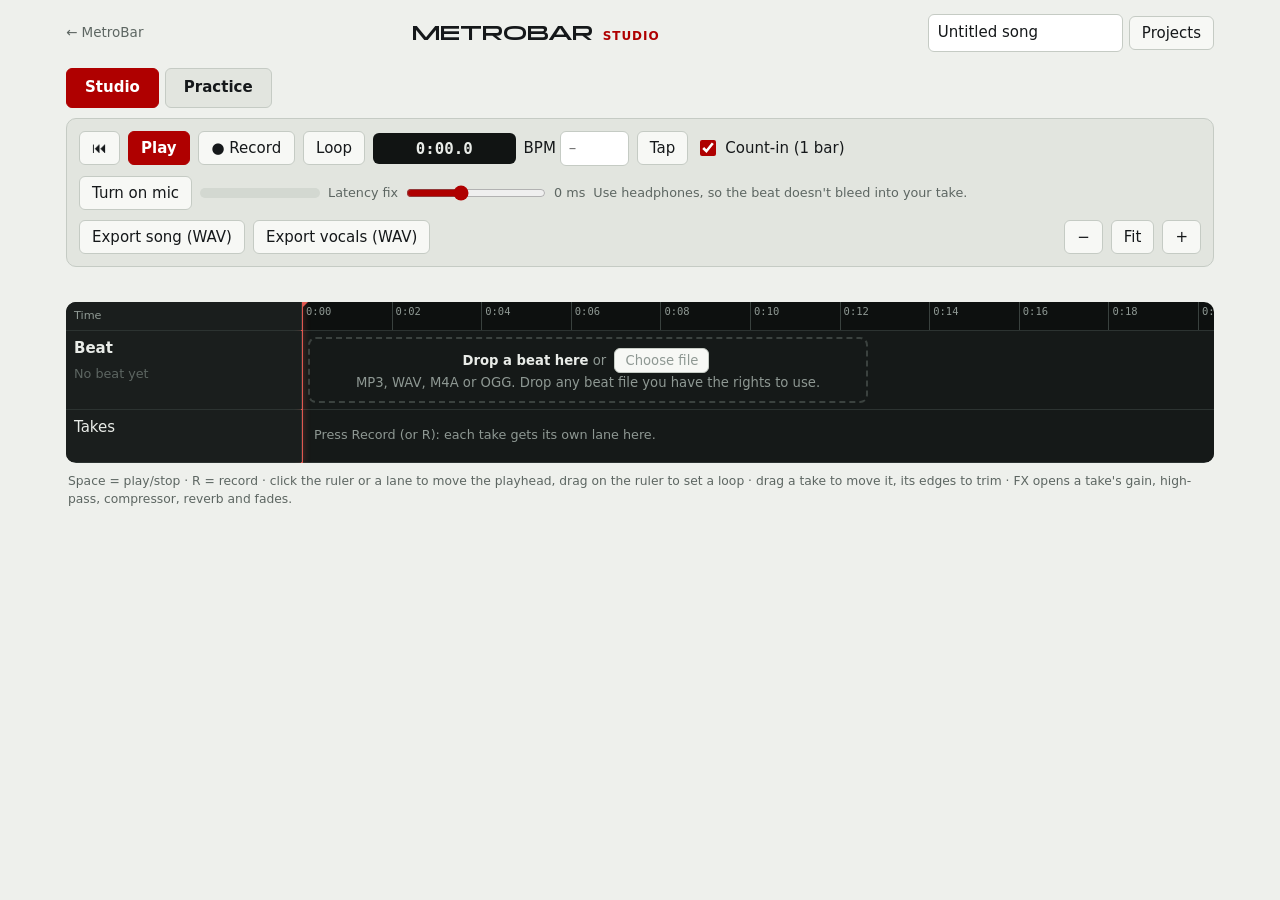
<file: studio.html>
<!doctype html>
<html lang="en" data-theme="light">
<head>
<meta charset="utf-8">
<meta name="viewport" content="width=device-width,initial-scale=1,viewport-fit=cover,interactive-widget=resizes-content">
<title>MetroBar Studio</title>
<meta name="theme-color" content="#eef0ec">
<meta name="description" content="MetroBar Studio: record vocal takes over your beat, mix and export a WAV, all in the browser.">
<link rel="manifest" href="manifest.json">
<link rel="icon" href="icon-192.png">
<link rel="apple-touch-icon" href="icon-192.png">
<meta name="apple-mobile-web-app-capable" content="yes">
<meta name="mobile-web-app-capable" content="yes">
<meta name="apple-mobile-web-app-title" content="MetroBar">
<meta name="apple-mobile-web-app-status-bar-style" content="black-translucent">
<link rel="apple-touch-icon" sizes="180x180" href="icon-192.png">
<script src="app-shell.js"></script><!-- full-screen app shell: standalone class, keyboard/visible height, rotation, Add to Home Screen hint -->
<style>
/* MetroBar Studio (step 1): vocal recording over a beat. Own vanilla code, no frameworks, no CDN; idea from the vocal-recording
   part of Lemon Studio (a desktop app), nothing copied. Colours = MetroBar's light page + the dark analysis-card set for the lanes. */
@font-face { font-family: 'Panchang'; src: url('fonts/Panchang-Variable.woff2') format('woff2-variations'), url('fonts/Panchang-Variable.woff2') format('woff2'); font-weight: 200 800; font-display: swap; }
:root {
  --accent: #af0000; --on-accent: #fff;
  --bg: #eef0ec; --panel: #e2e5df; --fg: #15181a; --muted: #5d6662; --line: #c5cbc4; --cell: #d3d8d1;
  --rack: #111413; --lane: #1a1e1d; --lane-2: #151918; --lane-line: #2c3331; --lane-fg: #e9ece8; --lane-mut: #8e9893; --wave: #c9d0cb;
  --take: #e0574f; --body: "IBM Plex Sans", system-ui, -apple-system, "Segoe UI", sans-serif; --mono: "IBM Plex Mono", ui-monospace, Menlo, monospace;
  --hw: 236px; --r: 6px; --ease: cubic-bezier(.2, .8, .2, 1);
  color-scheme: light;
}
* { box-sizing: border-box; } [hidden] { display: none !important; }
html, body { margin: 0; background: var(--bg); color: var(--fg); font: 400 15px/1.45 var(--body); -webkit-text-size-adjust: 100%; }
button, input, select { font: inherit; color: inherit; }
.app { max-width: 1180px; margin: 0 auto; padding: 14px 16px 40px; padding-bottom: max(40px, env(safe-area-inset-bottom)); }
.top { display: grid; grid-template-columns: auto 1fr auto; align-items: center; gap: 12px; }
.back { color: var(--muted); text-decoration: none; font-size: .9rem; } .back:hover { color: var(--fg); }
.brand { display: flex; align-items: baseline; gap: 10px; justify-content: center; }
.wm { font-family: Panchang, system-ui, sans-serif; font-weight: 605; font-variation-settings: "wght" 605; text-transform: uppercase; font-size: 1.35rem; }
.sub { font-weight: 600; color: var(--accent); text-transform: uppercase; letter-spacing: .08em; font-size: .8rem; }
.proj { display: flex; gap: 6px; align-items: center; }
.proj input { width: 13rem; max-width: 40vw; padding: 7px 9px; border: 1px solid var(--line); border-radius: var(--r); background: #fff; }
.btn { appearance: none; border: 1px solid var(--line); background: #f7f8f5; border-radius: var(--r); padding: 7px 12px; cursor: pointer; line-height: 1.2; white-space: nowrap; transition: transform .12s var(--ease), background .15s; touch-action: manipulation; }
.btn:hover { background: #fff; } .btn:active { transform: scale(.97); }
.btn:disabled { opacity: .45; cursor: not-allowed; }
.btn.pri { background: var(--accent); border-color: var(--accent); color: var(--on-accent); font-weight: 600; }
.btn.on { background: var(--fg); border-color: var(--fg); color: #fff; }
.btn.rec { min-width: 6.5rem; } .btn.rec.live { background: var(--accent); border-color: var(--accent); color: #fff; animation: pulse 1s infinite; }
@keyframes pulse { 50% { box-shadow: 0 0 0 5px color-mix(in srgb, var(--accent) 25%, transparent); } }
:focus-visible { outline: 2px solid var(--accent); outline-offset: 2px; }
.tabs { display: flex; gap: 6px; margin: 16px 0 10px; }
.tabs button { flex: 0 0 auto; border: 1px solid var(--line); background: var(--panel); padding: 8px 18px; border-radius: var(--r); cursor: pointer; font-weight: 600; }
.tabs button[aria-selected="true"] { background: var(--accent); color: #fff; border-color: var(--accent); }
.card { background: var(--panel); border: 1px solid var(--line); border-radius: 10px; padding: 12px; }
.transport { display: grid; gap: 10px; }
.tr-row { display: flex; flex-wrap: wrap; gap: 8px; align-items: center; }
.clock { font: 600 1.05rem/1 var(--mono); min-width: 9.5rem; padding: 8px 10px; background: var(--rack); color: var(--lane-fg); border-radius: var(--r); text-align: center; }
.bpm { display: flex; align-items: center; gap: 4px; } .bpm input { width: 4.6rem; padding: 6px 8px; border: 1px solid var(--line); border-radius: var(--r); background: #fff; }
.sw { display: inline-flex; align-items: center; gap: 6px; cursor: pointer; user-select: none; }
.sw input { accent-color: var(--accent); width: 16px; height: 16px; }
.meter { width: 120px; height: 10px; border-radius: 5px; background: var(--cell); overflow: hidden; position: relative; }
.meter i { position: absolute; inset: 0 auto 0 0; width: 0; background: #2f8a42; transition: width .05s linear; } .meter.hot i { background: var(--accent); }
.lat { display: flex; align-items: center; gap: 6px; font-size: .85rem; color: var(--muted); } .lat input { width: 140px; accent-color: var(--accent); }
.note { font-size: .85rem; color: var(--muted); margin: 0; }
.sp { flex: 1; }
#msg { min-height: 1.4em; margin: 8px 2px; font-size: .9rem; color: var(--muted); } #msg.bad { color: var(--accent); }
/* timeline */
.tl { margin-top: 6px; background: var(--rack); border-radius: 10px; overflow-x: auto; overflow-y: hidden; position: relative; -webkit-overflow-scrolling: touch; overscroll-behavior-x: contain; }
.tl-in { position: relative; min-width: 100%; }
.row { display: flex; align-items: stretch; border-bottom: 1px solid var(--lane-line); }
.head { position: sticky; left: 0; z-index: 3; width: var(--hw); flex: none; background: var(--lane); color: var(--lane-fg); padding: 7px 8px; border-right: 1px solid var(--lane-line); display: grid; gap: 5px; align-content: start; }
.track { position: relative; flex: none; min-height: 78px; background: var(--lane-2); }
.ruler .head { padding: 4px 8px; font-size: .75rem; color: var(--lane-mut); align-content: center; }
.ruler .track { min-height: 28px; height: 28px; cursor: pointer; background: #0d100f; touch-action: none; }
.tick { position: absolute; top: 0; bottom: 0; border-left: 1px solid #39413e; padding-left: 3px; font: 500 10.5px/1 var(--mono); color: var(--lane-mut); padding-top: 4px; pointer-events: none; }
.tick.sm { border-color: #232927; top: 18px; }
.hl1 { display: flex; gap: 4px; align-items: center; min-width: 0; }
.nm { flex: 1; min-width: 0; background: transparent; border: 1px solid transparent; border-radius: 4px; padding: 3px 5px; color: var(--lane-fg); font-weight: 600; font-size: .85rem; }
.nm:hover, .nm:focus { border-color: var(--lane-line); background: #0b0e0d; outline: none; }
.ib { flex: none; width: 26px; height: 24px; padding: 0; border-radius: 4px; border: 1px solid var(--lane-line); background: #232927; color: var(--lane-fg); font: 600 .72rem/1 var(--body); cursor: pointer; touch-action: manipulation; }
.ib:hover { background: #2c3331; } .ib.on.m { background: #c98a00; border-color: #c98a00; color: #111; } .ib.on.s { background: #2f8a42; border-color: #2f8a42; color: #fff; } .ib.on.f { background: var(--lane-fg); color: #111; }
.ib.x:hover { background: var(--accent); border-color: var(--accent); }
.vol { display: flex; align-items: center; gap: 6px; font-size: .72rem; color: var(--lane-mut); } .vol input { flex: 1; min-width: 0; accent-color: var(--take); }
.fxp { display: grid; gap: 4px; font-size: .74rem; color: var(--lane-mut); padding-top: 4px; border-top: 1px solid var(--lane-line); }
.fxp label { display: grid; grid-template-columns: 4.2rem 1fr 3.3rem; align-items: center; gap: 4px; } .fxp label.ck { grid-template-columns: auto 1fr; cursor: pointer; }
.fxp input[type=range] { width: 100%; min-width: 0; accent-color: var(--take); } .fxp input[type=checkbox] { accent-color: var(--take); }
.fxp output { text-align: right; font-family: var(--mono); color: var(--lane-fg); }
.badge { display: inline-block; font-size: .64rem; font-weight: 700; text-transform: uppercase; letter-spacing: .05em; padding: 2px 5px; border-radius: 3px; background: #c98a00; color: #111; }
.beatwave { position: absolute; left: 0; top: 6px; height: 64px; pointer-events: none; }
.clip { position: absolute; top: 6px; height: 64px; background: color-mix(in srgb, var(--take) 22%, #151918); border: 1px solid var(--take); border-radius: 5px; overflow: hidden; cursor: grab; touch-action: none; }
.clip:active { cursor: grabbing; } .clip.muted { opacity: .4; }
.clip canvas { position: absolute; left: 0; top: 0; pointer-events: none; }
.clip .hd { position: absolute; top: 0; bottom: 0; width: 12px; cursor: ew-resize; z-index: 2; }
.clip .hd::after { content: ""; position: absolute; top: 18px; bottom: 18px; width: 3px; border-radius: 2px; background: #fff; opacity: .7; left: 4px; }
.clip .hd.l { left: 0; } .clip .hd.r { right: 0; }
.clip .badge { position: absolute; right: 16px; top: 4px; pointer-events: none; }
.drop { position: absolute; inset: 6px; border: 2px dashed #3b423f; border-radius: 8px; display: grid; place-items: center; text-align: center; color: var(--lane-mut); font-size: .88rem; padding: 6px; }
.drop.over, .tl.over .drop { border-color: var(--take); color: var(--lane-fg); background: color-mix(in srgb, var(--take) 10%, transparent); }
.drop b { color: var(--lane-fg); } .drop .btn { margin: 0 4px; padding: 4px 10px; }
.drop.sticky { position: sticky; inset: auto; left: calc(var(--hw) + 6px); margin: 6px 0; height: 66px; width: min(560px, calc(100vw - var(--hw) - 60px)); }
.pxrow .track { min-height: 48px; } .pxrow .pxlab { position: sticky; left: var(--hw); display: inline-block; padding: 14px 12px; color: var(--lane-mut); font-size: .85rem; }
.ph { position: absolute; top: 0; bottom: 0; width: 2px; margin-left: -1px; background: var(--take); z-index: 2; pointer-events: none; box-shadow: 0 0 6px color-mix(in srgb, var(--take) 60%, transparent); }
.ph::before { content: ""; position: absolute; top: 0; left: -5px; border: 6px solid transparent; border-top-color: var(--take); }
.loopr { position: absolute; top: 0; bottom: 0; background: rgba(233, 236, 232, .07); border-left: 1px solid #c98a00; border-right: 1px solid #c98a00; z-index: 1; pointer-events: none; } .loopr.off { background: rgba(233, 236, 232, .025); border-color: #4a4f44; }
.empty-takes .track { min-height: 52px; } .empty-takes .pxlab { position: sticky; left: var(--hw); display: inline-block; padding: 16px 12px; color: var(--lane-mut); font-size: .85rem; }
.foot { margin: 10px 2px 0; font-size: .82rem; color: var(--muted); }
/* practice */
.practice { display: grid; gap: 10px; margin-bottom: 10px; }
.practice form { display: flex; gap: 6px; } .practice input { flex: 1; min-width: 0; padding: 8px 10px; border: 1px solid var(--line); border-radius: var(--r); background: #fff; }
.px-embed iframe { width: 100%; border: 0; border-radius: 8px; display: block; background: #000; }
.px-embed .yt { aspect-ratio: 16 / 9; max-height: 52vh; } .px-embed .sc { height: 166px; background: #fff; }
.px-note { margin: 0; padding: 10px 12px; border-radius: 8px; background: #fff6e0; border: 1px solid #e3c87a; color: #5a4300; font-size: .88rem; }
/* projects dialog */
dialog { border: 1px solid var(--line); border-radius: 12px; padding: 16px; width: min(520px, calc(100vw - 24px)); background: var(--bg); color: var(--fg); }
dialog::backdrop { background: rgba(10, 12, 11, .45); }
dialog h2 { margin: 0 0 10px; font-size: 1.1rem; }
.plist { list-style: none; margin: 0 0 12px; padding: 0; display: grid; gap: 6px; max-height: 55vh; overflow: auto; }
.plist li { display: flex; gap: 8px; align-items: center; background: var(--panel); border: 1px solid var(--line); border-radius: 8px; padding: 8px 10px; }
.plist li.cur { border-color: var(--accent); } .plist .pi { flex: 1; min-width: 0; } .plist .pi b { display: block; overflow: hidden; text-overflow: ellipsis; white-space: nowrap; } .plist .pi span { font-size: .78rem; color: var(--muted); }
.dl-acts { display: flex; gap: 8px; justify-content: flex-end; }
@media (max-width: 700px) {
  :root { --hw: 138px; }
  .app { padding: 10px 10px 32px; }
  .top { grid-template-columns: 1fr auto; } .brand { justify-content: flex-start; order: -1; grid-column: 1 / -1; } .back { font-size: .82rem; }
  .proj input { width: auto; flex: 1; max-width: none; } .proj { grid-column: 1 / -1; }
  .head { padding: 6px 5px; } .ib { width: 22px; } .hl1 { gap: 2px; } .nm { font-size: .78rem; padding: 2px 3px; }
  .fxp label { grid-template-columns: 1fr 2.2rem; } .fxp label > span { grid-column: 1 / -1; }
  .lat input { width: 110px; } .clock { min-width: 8rem; }
  .clip .hd { width: 18px; }
}
@media (hover: none) { .btn:hover { background: #f7f8f5; } .btn.pri:hover { background: var(--accent); } }
@media (prefers-reduced-motion: reduce) { .btn.rec.live { animation: none; } * { transition: none !important; } }
/* Full-screen app (2026-11-18): opened from the home screen the page runs under the status bar, notch and home bar
   (black-translucent), so the content keeps to the safe area and the status bar gets a strip in the page colour */
html { overscroll-behavior: none; touch-action: manipulation; -webkit-tap-highlight-color: transparent; }
body { overscroll-behavior: none; padding: env(safe-area-inset-top, 0px) env(safe-area-inset-right, 0px) env(safe-area-inset-bottom, 0px) env(safe-area-inset-left, 0px); }
body::before { content: ""; position: fixed; z-index: 85; inset: 0 0 auto; height: env(safe-area-inset-top, 0px); background: var(--bg); pointer-events: none; }
/* installed app: black-translucent draws the clock white, so the strip under it is dark (bugs #6, 2026-11-19) */
@media (display-mode: standalone), (display-mode: fullscreen) { body::before { background: #111413; z-index: 2147483000; } }
</style>
<script src="zone-config.js"></script>
</head>
<body>
<script>
/* Maintenance curtain, same as landing-beat-meter.html (#mxGate): zone-config.js maintenance: true covers the page from the first paint;
   a signed-in admin account (public.admins) or an account made before maintenanceSince gets through. Client-side curtain, not a lock. The owner signs in on the main page
   (same origin, same metrobar.zoneAuth), then comes back; the check reruns on focus. */
(function () {
  var C = window.ZONE_CONFIG || {}; if (!C.maintenance) return;
  var de = document.documentElement; de.classList.add('mx');
  var st = document.createElement('style');
  st.textContent = 'html.mx:not(.mx-ok), html.mx:not(.mx-ok) body { overflow: hidden !important; }' +
    '#mxGate { position: fixed; inset: 0; z-index: 2147483000; display: grid; place-items: center; padding: 24px; background: #eef0ec; color: #15171a; font: 400 16px/1.5 "IBM Plex Sans", system-ui, sans-serif; text-align: center; }' +
    '#mxGate .in { display: grid; gap: 14px; justify-items: center; max-width: 26rem; }' +
    '#mxGate .wm { font-family: Panchang, system-ui, sans-serif; font-weight: 605; font-variation-settings: "wght" 605; font-size: clamp(1.6rem, 8vw, 2.6rem); letter-spacing: 0; text-transform: uppercase; }' +
    '#mxGate .t { display: grid; grid-template-columns: repeat(4, 1fr); gap: 6px; width: 100%; max-width: 18rem; } #mxGate .t i { height: 8px; border-radius: 4px; background: #d3d6d1; } #mxGate .t i:last-child { background: #af0000; }' +
    '#mxGate .nt { color: #af0000; font-size: .9rem; } #mxGate h1 { margin: 6px 0 0; font-size: 1.15rem; } #mxGate p { margin: 0; color: #5d636a; }' +
    '#mxGate a { margin-top: 10px; color: #5d636a; font-size: .85rem; text-decoration: underline; text-underline-offset: 3px; }' +
    '#mxGate .ea-b, #mxGate .go { margin-top: 4px; border: 0; border-radius: 999px; background: #af0000; color: #fff; font: inherit; font-weight: 600; font-size: .95rem; text-decoration: none; text-transform: none; letter-spacing: 0; padding: 10px 22px; cursor: pointer; }' +
    '#mxGate .go:disabled { opacity: .6; cursor: default; } #mxGate .ea { display: grid; gap: 10px; width: 100%; max-width: 22rem; text-align: left; } #mxGate .ea[hidden], #mxGate .ea-b[hidden] { display: none; }' +
    '#mxGate .ea label { display: grid; gap: 4px; font-size: .85rem; color: #3b4046; } #mxGate .ea i { font-style: normal; color: #80868c; }' +
    '#mxGate .ea input, #mxGate .ea textarea { font: inherit; font-size: 1rem; padding: 9px 11px; border: 1px solid #c9cdc7; border-radius: 10px; background: #fff; color: #15171a; resize: vertical; }' +
    '#mxGate .ea input:focus, #mxGate .ea textarea:focus { outline: 2px solid #af0000; outline-offset: 1px; } #mxGate .ea .go { justify-self: center; } #mxGate .hp { position: absolute; left: -9999px; width: 1px; height: 1px; opacity: 0; }' +
    '#mxGate .ea-m { min-height: 1.2em; font-size: .85rem; text-align: center; } #mxGate .ea-ok { color: #15171a; text-align: center; }' +
    'html.mx-ok #mxGate { display: none; }';
  document.head.appendChild(st);
  var g = document.createElement('div'); g.id = 'mxGate'; g.setAttribute('role', 'dialog'); g.setAttribute('aria-label', 'MetroBar is under maintenance');
  g.innerHTML = '<div class="in"><div class="wm">MetroBar</div><div class="t"><i></i><i></i><i></i><i></i></div><h1>Getting ready</h1><p>MetroBar is being polished before launch. Check back soon.</p><p class="nt" hidden></p><button type="button" class="ea-b">Request early access</button><form class="ea" hidden novalidate><label><span>Email</span><input name="email" type="email" required autocomplete="email" spellcheck="false" placeholder="you@example.com"></label><label><span>Name or artist name <i>(optional)</i></span><input name="name" maxlength="80" autocomplete="nickname"></label><label><span>Anything we should know? <i>(optional)</i></span><textarea name="note" rows="3" maxlength="1000"></textarea></label><input name="hp" class="hp" tabindex="-1" autocomplete="off" aria-hidden="true"><button type="submit" class="go">Send request</button><p class="ea-m" role="status"></p></form><a href="landing-beat-meter.html" class="si">Signed up already? Sign in</a></div>';
  document.body.appendChild(g);
  /* Coming soon (Bennie 2026-11-18): an account made before ZONE_CONFIG.maintenanceSince gets through, so does an admin;
     an account made later (or nobody signed in) sees the curtain. Sign-up is off while maintenance is on. */
  var CUT = Date.parse(C.maintenanceSince || '') || 0;
  var me = function () { try { var j = JSON.parse(localStorage.getItem('metrobar.zoneAuth') || 'null'); var u = j && (j.user || j.currentSession && j.currentSession.user); return u && u.id ? u : null; } catch (e) { return null; } };
  var uid = function () { var u = me(); return u ? u.id : ''; };
  var nt = g.querySelector('.nt');
  var say = function (t) { nt.textContent = t || ''; nt.hidden = !t; };
  var open = function (id) { de.classList.add('mx-ok'); say(''); try { sessionStorage.setItem('metrobar.mxOk', id); } catch (e) {} };
  var shut = function (t) { de.classList.remove('mx-ok'); say(t); try { sessionStorage.removeItem('metrobar.mxOk'); } catch (e) {} };
  var check = function () {
    var u = me(); if (!u) { shut(''); return; }
    var made = Date.parse(u.created_at || '') || 0;
    if (CUT && made && made < CUT) { open(u.id); return; }
    try { if (sessionStorage.getItem('metrobar.mxOk') === u.id) de.classList.add('mx-ok'); } catch (e) {}
    if (!C.url || !C.key) return;
    var H = { apikey: C.key, Authorization: 'Bearer ' + C.key, 'Content-Type': 'application/json' };
    var deny = function () { shut('This account is not on the early-access list yet. Request it below.'); };
    var admin = function () { // fallback while mx_can_enter is missing: admins only
      fetch(C.url + '/rest/v1/admins?select=user_id&user_id=eq.' + encodeURIComponent(u.id), { headers: H })
        .then(function (r) { return r.ok ? r.json() : []; }).then(function (rows) { rows && rows.length ? open(u.id) : deny(); }).catch(function () {});
    };
    // mx_can_enter (zone/early-access-2026-11-18.sql): admin, made before the curtain, or email on public.early_access
    fetch(C.url + '/rest/v1/rpc/mx_can_enter', { method: 'POST', headers: H, body: JSON.stringify({ p_uid: u.id }) })
      .then(function (r) { if (!r.ok) throw 0; return r.json(); })
      .then(function (ok) { ok === true ? open(u.id) : deny(); })
      .catch(admin);
  };
  /* Request early access (Bennie 2026-11-18): the form posts to metrobarz.com/early-access.php, which mails info@metrobarz.com. */
  var eb = g.querySelector('.ea-b'), ef = g.querySelector('.ea'), em = g.querySelector('.ea-m');
  var eaFail = 'That did not go through. Mail info@metrobarz.com instead.';
  eb.addEventListener('click', function () { ef.hidden = false; eb.hidden = true; ef.elements.email.focus(); });
  ef.addEventListener('submit', function (e) {
    e.preventDefault(); var b = ef.querySelector('.go'), v = function (k) { return ef.elements[k].value.trim(); };
    if (!/^[^\s@]+@[^\s@]+\.[^\s@]+$/.test(v('email'))) { em.textContent = 'That email does not look right.'; return; }
    b.disabled = true; em.textContent = 'Sending…';
    fetch(C.earlyAccess || 'https://metrobarz.com/early-access.php', { method: 'POST', headers: { 'Content-Type': 'application/json' },
      body: JSON.stringify({ email: v('email'), name: v('name'), note: v('note'), hp: v('hp'), page: location.host + location.pathname }) })
      .then(function (r) { return r.json().catch(function () { return {}; }).then(function (j) { j.status = r.status; return j; }); })
      .then(function (j) {
        if (j.ok) { ef.innerHTML = '<p class="ea-ok">Thanks, your request is in. You get an email when your spot opens.</p>'; return; }
        b.disabled = false; em.textContent = j.status === 429 ? 'Too many requests from here. Try again in an hour.' : j.why === 'email' ? 'That email does not look right.' : eaFail;
      })
      .catch(function () { b.disabled = false; em.textContent = eaFail; });
  });
  check();
  window.addEventListener('focus', check);
  window.addEventListener('storage', function (e) { if (e.key === 'metrobar.zoneAuth') check(); });
})();
</script>
<div class="app">
  <header class="top">
    <a class="back" href="landing-beat-meter.html">&larr; MetroBar</a>
    <div class="brand"><span class="wm">MetroBar</span><span class="sub">Studio</span></div>
    <div class="proj"><input id="pName" aria-label="Project name" maxlength="80" autocomplete="off"><button class="btn" id="pList" type="button">Projects</button></div>
  </header>

  <nav class="tabs" role="tablist" aria-label="Studio mode">
    <button role="tab" type="button" data-tab="studio" aria-selected="true">Studio</button>
    <button role="tab" type="button" data-tab="practice" aria-selected="false">Practice</button>
  </nav>

  <section class="practice card" id="practice" hidden>
    <form id="pxForm"><input id="pxUrl" type="url" inputmode="url" placeholder="Paste a YouTube or SoundCloud link" aria-label="YouTube or SoundCloud link"><button class="btn pri" type="submit">Show player</button></form>
    <div class="px-embed" id="pxEmbed"></div>
    <p class="px-note"><b>Practice only.</b> This is the site's own player. Rap over it and record takes, but its beat can't be mixed into your song or exported. Only your vocal takes export (Export vocals). Press play in the player, then Record.</p>
  </section>

  <section class="transport card" aria-label="Transport">
    <div class="tr-row">
      <button class="btn" id="bHome" type="button" title="Back to the start" aria-label="Back to the start">&#9198;</button>
      <button class="btn pri" id="bPlay" type="button" title="Play / stop (Space)">Play</button>
      <button class="btn rec" id="bRec" type="button" title="Record a take (R)">&#9679; Record</button>
      <button class="btn" id="bLoop" type="button" aria-pressed="false" title="Loop the region (drag on the bar ruler to set it)">Loop</button>
      <div class="clock" id="clock" aria-live="off">0:00.0</div>
      <label class="bpm">BPM <input id="bpm" type="number" min="40" max="250" step="1" inputmode="numeric" placeholder="&ndash;"></label>
      <button class="btn" id="bTap" type="button" title="Tap the beat">Tap</button>
      <label class="sw"><input type="checkbox" id="countIn" checked> Count-in (1 bar)</label>
    </div>
    <div class="tr-row">
      <button class="btn" id="bMic" type="button">Turn on mic</button>
      <div class="meter" id="meter" title="Mic level" role="meter" aria-label="Mic level" aria-valuemin="0" aria-valuemax="100" aria-valuenow="0"><i></i></div>
      <label class="lat">Latency fix <input type="range" id="lat" min="-150" max="250" step="1" value="0"> <output id="latOut">0 ms</output></label>
      <p class="note">Use headphones, so the beat doesn't bleed into your take.</p>
    </div>
    <div class="tr-row">
      <button class="btn" id="bExpSong" type="button">Export song (WAV)</button>
      <button class="btn" id="bExpVox" type="button">Export vocals (WAV)</button>
      <span class="sp"></span>
      <button class="btn" id="zOut" type="button" aria-label="Zoom out">&minus;</button>
      <button class="btn" id="zFit" type="button">Fit</button>
      <button class="btn" id="zIn" type="button" aria-label="Zoom in">+</button>
    </div>
  </section>

  <div id="msg" role="status"></div>

  <div class="tl" id="tl"><div class="tl-in" id="tlIn"></div></div>
  <p class="foot">Space = play/stop &middot; R = record &middot; click the ruler or a lane to move the playhead, drag on the ruler to set a loop &middot; drag a take to move it, its edges to trim &middot; FX opens a take's gain, high-pass, compressor, reverb and fades.</p>
</div>

<dialog id="projDlg" aria-label="Projects">
  <h2>Projects</h2>
  <ul class="plist" id="projUl"></ul>
  <div class="dl-acts"><button class="btn pri" id="projNew" type="button">New project</button><button class="btn" id="projClose" type="button">Close</button></div>
</dialog>
<input type="file" id="file" accept="audio/*,.mp3,.wav,.m4a,.ogg,.oga,.aac" hidden>

<script>
(() => {
'use strict';
const $ = s => document.querySelector(s);
const h = (tag, cls, txt) => { const e = document.createElement(tag); if (cls) e.className = cls; if (txt != null) e.textContent = txt; return e; };
const clamp = (v, a, b) => Math.min(b, Math.max(a, v));
const newId = () => Date.now().toString(36) + Math.random().toString(36).slice(2, 8);
const LS_LAT = 'metrobar.studioLat', LS_CUR = 'metrobar.studioCur';
let hwPx = 236; const HW = () => hwPx;
const fmt = s => { s = Math.max(0, s); const m = Math.floor(s / 60), r = s - m * 60; return m + ':' + (r < 10 ? '0' : '') + r.toFixed(1); };

/* ---------- storage: IndexedDB metrobar-studio (projects + blobs keyed "<project>:beat" / "<project>:<take>") ---------- */
const DB = (() => {
  let p;
  const open = () => p || (p = new Promise((res, rej) => {
    const r = indexedDB.open('metrobar-studio', 1);
    r.onupgradeneeded = () => { const d = r.result; d.createObjectStore('projects', { keyPath: 'id' }); d.createObjectStore('blobs'); };
    r.onsuccess = () => res(r.result); r.onerror = () => rej(r.error);
  }));
  const tx = async (store, mode, fn) => { const d = await open(); return new Promise((res, rej) => {
    const t = d.transaction(store, mode), r = fn(t.objectStore(store)); let out;
    if (r) r.onsuccess = () => { out = r.result; };
    t.oncomplete = () => res(out); t.onerror = t.onabort = () => rej(t.error);
  }); };
  return {
    put: v => tx('projects', 'readwrite', s => s.put(v)),
    get: id => tx('projects', 'readonly', s => s.get(id)),
    all: () => tx('projects', 'readonly', s => s.getAll()),
    del: id => tx('projects', 'readwrite', s => s.delete(id)),
    putBlob: (k, b) => tx('blobs', 'readwrite', s => s.put(b, k)),
    getBlob: k => tx('blobs', 'readonly', s => s.get(k)),
    delBlob: k => tx('blobs', 'readwrite', s => s.delete(k)),
    delBlobsOf: pid => tx('blobs', 'readwrite', s => s.delete(IDBKeyRange.bound(pid + ':', pid + ':￿')))
  };
})();

const S = { proj: null, bufs: {}, pos: 0, pps: 40, tab: 'studio', play: null, rec: null, mic: null, bus: null, wk: null, lastExport: null };
const newProject = () => ({ id: newId(), name: 'Untitled song', created: Date.now(), updated: Date.now(), bpm: '', countIn: true,
  loop: { on: false, a: 0, b: 0 }, beat: null, takes: [], practiceUrl: '' });

let saveT = 0;
const save = () => { clearTimeout(saveT); saveT = setTimeout(saveNow, 300); };
const saveNow = () => { clearTimeout(saveT); if (!S.proj) return Promise.resolve(); S.proj.updated = Date.now(); try { localStorage.setItem(LS_CUR, S.proj.id); } catch (e) {} return DB.put(S.proj).catch(e => msg('Could not save: ' + e.message, true)); };
addEventListener('pagehide', () => { if (saveT) saveNow(); });

let msgT = 0;
function msg(t, bad) { const m = $('#msg'); m.textContent = t || ''; m.classList.toggle('bad', !!bad); clearTimeout(msgT); if (t) msgT = setTimeout(() => { m.textContent = ''; }, bad ? 9000 : 5000); }

/* ---------- audio engine ---------- */
let ctx = null;
const AC = () => ctx || (ctx = new (window.AudioContext || window.webkitAudioContext)({ latencyHint: 'interactive' }));
const wake = () => { const c = AC(); if (c.state !== 'running') c.resume(); return c; };

// Reverb impulse: seeded decaying noise, made per context (a convolver needs a buffer at its own sample rate)
function makeIR(c) {
  const sr = c.sampleRate, len = Math.floor(sr * 2.2), b = c.createBuffer(2, len, sr);
  for (let ch = 0; ch < 2; ch++) {
    let seed = 0x9e3779b9 + ch * 7919; const rnd = () => ((seed = (Math.imul(seed, 1664525) + 1013904223) >>> 0) / 4294967296) * 2 - 1;
    const d = b.getChannelData(ch), pre = Math.floor(sr * 0.012);
    for (let i = pre; i < len; i++) { const t = (i - pre) / sr; d[i] = rnd() * Math.exp(-t * 3.1) * (1 - i / len); }
  }
  return b;
}
function mixBus(c, dest) {
  const master = c.createGain(); master.connect(dest);
  const conv = c.createConvolver(); conv.buffer = makeIR(c);
  const ret = c.createGain(); ret.gain.value = 0.55; conv.connect(ret); ret.connect(master);
  return { master, revIn: conv };
}
const laneGain = (l, beat) => (l.vol == null ? 1 : l.vol) * (beat ? 1 : Math.pow(10, (l.gainDb || 0) / 20));
function audible(l, withBeat) {
  const p = S.proj, anySolo = (withBeat && p.beat && p.beat.solo) || p.takes.some(t => t.solo);
  return !l.mute && (!anySolo || !!l.solo);
}
// One lane: source > fade > volume/gain > [high-pass 80 Hz] > [compressor] > mute/solo gate > master (+ reverb send after the gate)
function laneChain(c, bus, l, beat, withBeat) {
  const fade = c.createGain(), vol = c.createGain(); vol.gain.value = laneGain(l, beat); fade.connect(vol); let n = vol;
  if (!beat && l.hp) { const f = c.createBiquadFilter(); f.type = 'highpass'; f.frequency.value = 80; f.Q.value = 0.707; n.connect(f); n = f; }
  if (!beat && l.comp) {
    const k = c.createDynamicsCompressor(); k.threshold.value = -22; k.knee.value = 8; k.ratio.value = 4; k.attack.value = 0.004; k.release.value = 0.15;
    const mk = c.createGain(); mk.gain.value = 1.6; n.connect(k); k.connect(mk); n = mk;
  }
  const gate = c.createGain(); gate.gain.value = audible(l, withBeat) ? 1 : 0; n.connect(gate); gate.connect(bus.master);
  let send = null; if (!beat) { send = c.createGain(); send.gain.value = l.rev || 0; gate.connect(send); send.connect(bus.revIn); }
  return { fade, vol, gate, send };
}
function fadeAuto(g, t, cs, ce, from, when) {
  const len = ce - cs, fi = Math.min(t.fadeIn || 0, len / 2), fo = Math.min(t.fadeOut || 0, len / 2);
  if (!fi && !fo) return;
  const v = s => clamp(Math.min(fi ? (s - cs) / fi : 1, fo ? (ce - s) / fo : 1), 0, 1), T = s => when + (s - from), s0 = Math.max(cs, from);
  g.setValueAtTime(v(s0), T(s0));
  for (const k of [cs + fi, ce - fo, ce]) if (k > s0) g.linearRampToValueAtTime(v(k), T(k));
}
const clipLen = t => t.trimEnd - t.trimStart;
const songEnd = withBeat => { let e = withBeat && S.proj.beat && S.bufs.beat ? S.bufs.beat.duration : 0; for (const t of S.proj.takes) if (S.bufs[t.id]) e = Math.max(e, t.offset + clipLen(t)); return e; };
// Schedule beat + takes so that song time `from` sounds at context time `when`
function scheduleAll(c, bus, from, when, beatOn) {
  const p = S.proj, out = { srcs: [], chains: {} };
  if (beatOn && p.beat && S.bufs.beat && from < S.bufs.beat.duration) {
    const ch = laneChain(c, bus, p.beat, true, true), s = c.createBufferSource(); s.buffer = S.bufs.beat; s.connect(ch.fade); s.start(when, from);
    out.srcs.push(s); out.chains.beat = ch;
  }
  for (const t of p.takes) {
    const b = S.bufs[t.id]; if (!b) continue;
    const cs = t.offset, ce = cs + clipLen(t); if (ce <= from) continue;
    const ch = laneChain(c, bus, t, false, beatOn), s = c.createBufferSource(); s.buffer = b; s.connect(ch.fade);
    const bo = t.trimStart + Math.max(0, from - cs);
    s.start(when + Math.max(0, cs - from), bo, Math.max(0.001, t.trimEnd - bo));
    fadeAuto(ch.fade.gain, t, cs, ce, from, when);
    out.srcs.push(s); out.chains[t.id] = ch;
  }
  return out;
}
const stopSet = (v, at) => { for (const s of v.srcs) { try { s.stop(at); } catch (e) {} } };
function stopVoices() { if (!S.play) return; for (const v of S.play.sets) stopSet(v, 0); S.play = null; }
const beatOnNow = () => S.tab === 'studio';

function play(from) {
  if (S.rec) return;
  const c = wake(); stopVoices(); if (!S.bus) S.bus = mixBus(c, c.destination);
  from = from == null ? S.pos : from;
  const L = S.proj.loop, lp = L.on && L.b - L.a > 0.05;
  const end = songEnd(beatOnNow());
  if (lp && (from < L.a || from >= L.b)) from = L.a;
  else if (!lp && end > 0 && from >= end - 0.05) from = 0;
  const when = c.currentTime + 0.04;
  S.play = { from, when, sets: [scheduleAll(c, S.bus, from, when, beatOnNow())], loopEnd: lp ? when + (L.b - from) : 0, next: false };
  ui();
}
function stop() { if (S.rec) return recStop(); if (S.play) { S.pos = posNow(); stopVoices(); } ui(); }
const togglePlay = () => { if (S.rec) recStop(); else if (S.play) stop(); else play(); };
function posNow() { const P = S.play; if (!P || !ctx) return S.pos; return Math.max(P.from, P.from + ctx.currentTime - P.when); }
function restartIfPlaying() { if (S.play && !S.rec) { S.pos = posNow(); play(S.pos); } }
function applyLive() {   // volume, mute, solo and reverb send change while playing without a restart
  if (!S.play) return; const p = S.proj, wb = beatOnNow();
  for (const set of S.play.sets) for (const k in set.chains) {
    const ch = set.chains[k], l = k === 'beat' ? p.beat : p.takes.find(t => t.id === k); if (!l) continue;
    ch.vol.gain.value = laneGain(l, k === 'beat'); ch.gate.gain.value = audible(l, wb) ? 1 : 0; if (ch.send) ch.send.gain.value = l.rev || 0;
  }
}
// Scheduler: loops the region seamlessly (next pass is scheduled ahead) and stops at the end of the song
setInterval(() => {
  const P = S.play; if (!P || !ctx) return;
  const L = S.proj.loop;
  if (P.loopEnd && !S.rec) {
    if (!L.on) { P.loopEnd = 0; return; }
    if (ctx.currentTime > P.loopEnd - 0.3) {
      const at = P.loopEnd; for (const v of P.sets) stopSet(v, at);
      const set = scheduleAll(ctx, S.bus, L.a, at, beatOnNow());
      S.play = { from: L.a, when: at, sets: [...P.sets.slice(-1), set], loopEnd: at + (L.b - L.a) };
    }
  } else if (!S.rec) {
    const end = songEnd(beatOnNow()); if (posNow() > end + 0.05) { stopVoices(); S.pos = 0; ui(); }
  }
}, 40);

function clicks(c, at, bpm, n) {
  for (let i = 0; i < n; i++) {
    const t = at + i * 60 / bpm, o = c.createOscillator(), g = c.createGain();
    o.frequency.value = i ? 1000 : 1600; g.gain.setValueAtTime(0, t); g.gain.linearRampToValueAtTime(0.5, t + 0.002); g.gain.exponentialRampToValueAtTime(0.001, t + 0.06);
    o.connect(g); g.connect(c.destination); o.start(t); o.stop(t + 0.08);
  }
}

/* ---------- mic + capture (AudioWorklet, raw PCM with its exact start frame; ScriptProcessor as a fallback) ---------- */
const WORKLET = `class MbCap extends AudioWorkletProcessor {
  constructor() { super(); this.on = false; this.q = []; this.n = 0; this.first = -1;
    this.port.onmessage = e => { if (e.data === 'start') { this.on = true; this.q = []; this.n = 0; this.first = -1; }
      else if (e.data === 'stop') { this.on = false; this.flush(); this.port.postMessage({ end: true }); } }; }
  flush() { if (!this.n) return; const a = new Float32Array(this.n); let o = 0; for (const b of this.q) { a.set(b, o); o += b.length; } this.q = []; this.n = 0; this.port.postMessage({ pcm: a }, [a.buffer]); }
  process(inputs) {
    if (this.on) { const c = inputs[0] && inputs[0][0];
      if (this.first < 0) { this.first = currentFrame; this.port.postMessage({ first: currentFrame }); }
      const b = c ? c.slice(0) : new Float32Array(128); this.q.push(b); this.n += b.length; if (this.n >= 16384) this.flush(); }
    return true; } }
registerProcessor('mb-cap', MbCap);`;
async function micOn() {
  if (S.mic) return S.mic;
  if (!navigator.mediaDevices || !navigator.mediaDevices.getUserMedia) throw new Error('This browser has no mic access here (it needs https or localhost).');
  const c = wake();
  const stream = await navigator.mediaDevices.getUserMedia({ audio: { echoCancellation: false, noiseSuppression: false, autoGainControl: false } });
  const src = c.createMediaStreamSource(stream), an = c.createAnalyser(); an.fftSize = 1024; src.connect(an);
  let node, mode;
  if (c.audioWorklet && window.AudioWorkletNode) {
    if (!S.wk) { const u = URL.createObjectURL(new Blob([WORKLET], { type: 'text/javascript' })); S.wk = c.audioWorklet.addModule(u); }
    await S.wk; node = new AudioWorkletNode(c, 'mb-cap', { numberOfInputs: 1, numberOfOutputs: 1, outputChannelCount: [1], channelCount: 1, channelCountMode: 'explicit' }); mode = 'wk';
  } else { node = c.createScriptProcessor(4096, 1, 1); mode = 'sp'; }
  const sink = c.createGain(); sink.gain.value = 0; src.connect(node); node.connect(sink); sink.connect(c.destination);   // pulled, never heard
  S.mic = { stream, src, an, node, mode, track: stream.getAudioTracks()[0] };
  stream.getAudioTracks()[0].addEventListener('ended', () => { S.mic = null; ui(); });
  meterLoop(); ui(); return S.mic;
}
function capture(m) {
  const parts = []; let first = null, endRes; const done = new Promise(r => { endRes = r; }), sr = ctx.sampleRate;
  if (m.mode === 'wk') {
    m.node.port.onmessage = e => { const d = e.data; if (d.first != null) first = d.first / sr; if (d.pcm) parts.push(d.pcm); if (d.end) endRes(); };
    m.node.port.postMessage('start');
  } else {
    m.node.onaudioprocess = e => { const a = e.inputBuffer.getChannelData(0); if (first == null) first = e.playbackTime - 2 * a.length / sr; parts.push(a.slice(0)); };
  }
  return { async stop() {
    if (m.mode === 'wk') { m.node.port.postMessage('stop'); await Promise.race([done, new Promise(r => setTimeout(r, 1500))]); } else m.node.onaudioprocess = null;
    let n = 0; for (const p of parts) n += p.length; const pcm = new Float32Array(n); let o = 0; for (const p of parts) { pcm.set(p, o); o += p.length; }
    return { pcm, first };
  } };
}
function autoLatency() {
  const c = AC(); let s = (c.outputLatency || 0) + (c.baseLatency || 0);
  try { const st = S.mic && S.mic.track.getSettings(); if (st && st.latency) s += st.latency; } catch (e) {}
  return s;
}
const manualLat = () => +$('#lat').value / 1000;
let meterOn = false, peak = 0;
function meterLoop() {
  if (meterOn) return; meterOn = true; const buf = new Float32Array(1024), el = $('#meter'), bar = el.firstElementChild;
  const f = () => { if (!S.mic) { meterOn = false; bar.style.width = '0'; return; }
    S.mic.an.getFloatTimeDomainData(buf); let pk = 0; for (let i = 0; i < buf.length; i++) { const v = Math.abs(buf[i]); if (v > pk) pk = v; }
    peak = Math.max(pk, peak * 0.9); bar.style.width = Math.min(100, peak * 100) + '%'; el.classList.toggle('hot', peak > 0.9); el.setAttribute('aria-valuenow', Math.round(peak * 100));
    requestAnimationFrame(f); };
  requestAnimationFrame(f);
}

async function recStart() {
  if (S.rec) return;
  if (S.recPending) { S.recCancel = true; msg('Record cancelled.'); return; }
  S.recPending = true; S.recCancel = false; if (!S.mic) msg('Waiting for the mic…');
  let m; try { m = await micOn(); } catch (e) { S.recPending = false; msg(e && e.name === 'NotAllowedError' ? 'The mic is blocked. Allow it in the address bar and try again.' : 'No mic: ' + (e.message || e), true); return; }
  S.recPending = false; if (S.recCancel) { S.recCancel = false; return; }
  const c = wake(); if (S.play) { S.pos = posNow(); stopVoices(); }
  if (!S.bus) S.bus = mixBus(c, c.destination);
  const bpm = clamp(+S.proj.bpm || 90, 40, 250), ci = S.proj.countIn ? 4 * 60 / bpm : 0;
  const cap = capture(m), from = S.pos, tRec = c.currentTime + 0.15 + ci;
  if (ci) clicks(c, tRec - ci, bpm, 4);
  S.rec = { cap, tRec, from, practice: S.tab === 'practice', bpm };
  S.play = { from, when: tRec, sets: [scheduleAll(c, S.bus, from, tRec, beatOnNow())], loopEnd: 0 };
  msg(ci ? 'Count-in…' + (S.proj.bpm ? '' : ' (no BPM set, counting at 90)') : 'Recording…');
  ui();
}
async function recStop() {
  const r = S.rec; if (!r) return; S.rec = null; stopVoices(); S.pos = r.from; ui();
  const { pcm, first } = await r.cap.stop(), sr = ctx.sampleRate, L = autoLatency() + manualLat();
  if (first == null || !pcm.length || first + pcm.length / sr < r.tRec + 0.1) { msg('Stopped before the take started: nothing kept.'); return; }
  // buffer time b plays at song time  from + (first + b - tRec) - L  (L = the round trip: beat out to your ears, voice back in)
  let b0 = r.tRec - first + L, off = r.from;
  if (b0 < 0) { off = r.from - b0; b0 = 0; }
  const dur = pcm.length / sr; if (dur - b0 < 0.1) { msg('Take too short: nothing kept.'); return; }
  const buf = ctx.createBuffer(1, pcm.length, sr); buf.getChannelData(0).set(pcm);
  const p = S.proj, n = p.takes.length + 1, t = { id: newId(), name: (r.practice ? 'Practice take ' : 'Take ') + n, offset: off, trimStart: b0, trimEnd: dur, dur,
    vol: 1, gainDb: 0, mute: false, solo: false, hp: true, comp: false, rev: 0, fadeIn: 0, fadeOut: 0.02, practice: r.practice, open: false };
  S.bufs[t.id] = buf; p.takes.push(t);
  try { await DB.putBlob(p.id + ':' + t.id, wavBlob([pcm], sr)); } catch (e) { msg('Could not store the take: ' + e.message, true); }
  saveNow(); render();
  msg(t.name + ' kept (' + fmt(dur - b0) + ', latency fix ' + Math.round(L * 1000) + ' ms).');
}
const toggleRec = () => { if (S.rec) recStop(); else recStart(); };

/* ---------- WAV ---------- */
function wavBlob(chans, sr) {
  const n = chans[0].length, nc = chans.length, by = n * nc * 2, buf = new ArrayBuffer(44 + by), v = new DataView(buf);
  const w = (o, s) => { for (let i = 0; i < s.length; i++) v.setUint8(o + i, s.charCodeAt(i)); };
  w(0, 'RIFF'); v.setUint32(4, 36 + by, true); w(8, 'WAVE'); w(12, 'fmt '); v.setUint32(16, 16, true); v.setUint16(20, 1, true); v.setUint16(22, nc, true);
  v.setUint32(24, sr, true); v.setUint32(28, sr * nc * 2, true); v.setUint16(32, nc * 2, true); v.setUint16(34, 16, true); w(36, 'data'); v.setUint32(40, by, true);
  let o = 44; for (let i = 0; i < n; i++) for (let c = 0; c < nc; c++) { const s = clamp(chans[c][i], -1, 1); v.setInt16(o, s < 0 ? s * 0x8000 : s * 0x7fff, true); o += 2; }
  return new Blob([buf], { type: 'audio/wav' });
}
const fileBase = () => (S.proj.name || '').replace(/[\\/:*?"<>|\u0000-\u001f]+/g, ' ').replace(/\s+/g, ' ').trim().slice(0, 80) || 'MetroBar song';
async function exportMix(withBeat) {
  if (S.exporting) return;
  const beatOn = withBeat && !!(S.proj.beat && S.bufs.beat), end = songEnd(beatOn);
  if (end <= 0) { msg(withBeat ? 'Load a beat or record a take first.' : 'Record a take first.', true); return; }
  S.exporting = true; msg('Rendering…');
  try {
    const sr = ctx ? ctx.sampleRate : 44100, oc = new OfflineAudioContext(2, Math.ceil(end * sr), sr);
    scheduleAll(oc, mixBus(oc, oc.destination), 0, 0, beatOn);
    const out = await oc.startRendering(), blob = wavBlob([out.getChannelData(0), out.getChannelData(1)], sr), name = fileBase() + (withBeat ? ' - song.wav' : ' - vocals.wav');
    S.lastExport = { blob, name, seconds: out.length / sr, sampleRate: sr };
    const a = h('a'); a.href = URL.createObjectURL(blob); a.download = name; document.body.append(a); a.click(); a.remove(); setTimeout(() => URL.revokeObjectURL(a.href), 30000);
    msg('Exported ' + name + ' (' + fmt(end) + ').');
  } catch (e) { msg('Export failed: ' + e.message, true); }
  S.exporting = false;
}

/* ---------- beat ---------- */
async function loadBeatFile(f) {
  if (!f) return;
  if (!/^audio\//.test(f.type) && !/\.(mp3|wav|m4a|ogg|oga|aac|flac)$/i.test(f.name)) { msg('That is not an audio file.', true); return; }
  msg('Reading ' + f.name + '…');
  let buf; try { buf = await AC().decodeAudioData(await f.arrayBuffer()); } catch (e) { msg("This browser couldn't read that file. Try MP3, WAV, M4A or OGG.", true); return; }
  if (S.play) stopVoices();
  const p = S.proj, old = p.beat; S.bufs.beat = buf;
  p.beat = { name: f.name, type: f.type || '', vol: old ? old.vol : 1, mute: false, solo: false, dur: buf.duration };
  if (p.name === 'Untitled song') { p.name = f.name.replace(/\.[^.]+$/, '').slice(0, 80); $('#pName').value = p.name; }
  try { await DB.putBlob(p.id + ':beat', new Blob([f], { type: f.type || 'audio/mpeg' })); } catch (e) { msg('Could not store the beat: ' + e.message, true); }
  saveNow(); fit(); render(); msg('Beat loaded: ' + f.name + ' (' + fmt(buf.duration) + ').');
}
async function removeBeat() {
  if (!S.proj.beat || !confirm('Remove the beat from this project? Your takes stay.')) return;
  stopVoices(); delete S.bufs.beat; S.proj.beat = null; DB.delBlob(S.proj.id + ':beat').catch(() => {}); saveNow(); render();
}

/* ---------- projects ---------- */
async function openProject(p) {
  if (S.rec) await recStop(); stopVoices();
  S.proj = p; S.bufs = {}; S.pos = 0; render(); msg(p.beat || p.takes.length ? 'Opening ' + p.name + '…' : '');
  const c = AC(), jobs = [];
  if (p.beat) jobs.push(DB.getBlob(p.id + ':beat').then(b => b && b.arrayBuffer()).then(a => a && c.decodeAudioData(a)).then(b => { if (b && S.proj === p) S.bufs.beat = b; }).catch(() => {}));
  for (const t of p.takes) jobs.push(DB.getBlob(p.id + ':' + t.id).then(b => b && b.arrayBuffer()).then(a => a && c.decodeAudioData(a)).then(b => { if (b && S.proj === p) S.bufs[t.id] = b; }).catch(() => {}));
  await Promise.all(jobs); if (S.proj !== p) return;
  const lost = (p.beat && !S.bufs.beat ? 1 : 0) + p.takes.filter(t => !S.bufs[t.id]).length;
  try { localStorage.setItem(LS_CUR, p.id); } catch (e) {}
  fit(); render(); msg(lost ? lost + " part(s) of this project couldn't be read back." : '', !!lost);
  showEmbed(p.practiceUrl || '');
}
async function newProj() { const p = newProject(); await DB.put(p); await openProject(p); }
async function listProjects() {
  const ul = $('#projUl'); ul.textContent = '';
  const all = (await DB.all()).sort((a, b) => b.updated - a.updated);
  if (!all.length) ul.append(h('li', '', 'No projects yet.'));
  for (const p of all) {
    const li = h('li', p.id === S.proj.id ? 'cur' : ''), pi = h('div', 'pi'); pi.append(h('b', '', p.name || 'Untitled song'),
      h('span', '', new Date(p.updated).toLocaleString() + ' · ' + (p.beat ? 'beat' : 'no beat') + ' · ' + p.takes.length + ' take' + (p.takes.length === 1 ? '' : 's')));
    const o = h('button', 'btn', p.id === S.proj.id ? 'Open (now)' : 'Open'); o.type = 'button'; o.onclick = () => { $('#projDlg').close(); if (p.id !== S.proj.id) openProject(p); };
    const d = h('button', 'btn', 'Delete'); d.type = 'button'; d.onclick = async () => {
      if (!confirm('Delete "' + (p.name || 'Untitled song') + '" with its beat and takes? This cannot be undone.')) return;
      await DB.del(p.id); await DB.delBlobsOf(p.id).catch(() => {});
      if (p.id === S.proj.id) { const rest = (await DB.all()).sort((a, b) => b.updated - a.updated); if (rest[0]) await openProject(rest[0]); else await newProj(); }
      listProjects();
    };
    li.append(pi, o, d); ul.append(li);
  }
}

/* ---------- practice embeds (official players only; nothing is downloaded or mixed) ---------- */
function embedFor(url) {
  let u; try { u = new URL(url.trim()); } catch (e) { return null; }
  const host = u.hostname.replace(/^(www|m|music)\./, '');
  let id = null;
  if (host === 'youtu.be') id = u.pathname.slice(1, 12);
  else if (host === 'youtube.com' || host === 'youtube-nocookie.com') id = u.searchParams.get('v') || (u.pathname.match(/^\/(?:embed|shorts|live|v)\/([\w-]{11})/) || [])[1];
  if (id && /^[\w-]{11}$/.test(id)) return { kind: 'yt', src: 'https://www.youtube-nocookie.com/embed/' + id + '?rel=0&playsinline=1' };
  if (/(^|\.)soundcloud\.com$/.test(host) || host === 'snd.sc') return { kind: 'sc', src: 'https://w.soundcloud.com/player/?url=' + encodeURIComponent(u.origin + u.pathname) + '&visual=false&show_comments=false&hide_related=true' };
  return null;
}
function showEmbed(url) {
  const box = $('#pxEmbed'); $('#pxUrl').value = url || ''; box.textContent = ''; if (!url) return true;
  const e = embedFor(url); if (!e) return false;
  const f = h('iframe', e.kind); f.src = e.src; f.title = e.kind === 'yt' ? 'YouTube player' : 'SoundCloud player';
  f.allow = 'autoplay; encrypted-media; picture-in-picture'; f.referrerPolicy = 'strict-origin-when-cross-origin'; f.loading = 'lazy'; box.append(f); return true;
}

/* ---------- timeline ---------- */
const innerSec = () => Math.max(songEnd(true), 20) + 8;
const innerW = () => Math.min(60000, Math.ceil(innerSec() * S.pps));
function fit() { hwPx = parseFloat(getComputedStyle(document.documentElement).getPropertyValue('--hw')) || 236; const w = $('#tl').clientWidth - HW() - 16; S.pps = clamp(w / Math.max(songEnd(true) || 20, 8), 3, 400); }
function zoom(f) { const tl = $('#tl'), hw = HW(), mid = (tl.scrollLeft + (tl.clientWidth - hw) / 2) / S.pps;
  S.pps = clamp(S.pps * f, 3, 400); render(); tl.scrollLeft = mid * S.pps - (tl.clientWidth - hw) / 2; }
const MONO = new WeakMap();
function mono(b) {
  let m = MONO.get(b); if (m) return m;
  if (b.numberOfChannels === 1) m = b.getChannelData(0); else { const a = b.getChannelData(0), c = b.getChannelData(1); m = new Float32Array(a.length); for (let i = 0; i < a.length; i++) m[i] = (a[i] + c[i]) * 0.5; }
  MONO.set(b, m); return m;
}
function drawWave(cv, buf, t0, t1, wCss, hCss, color, fi, fo) {
  const dpr = Math.min(2, devicePixelRatio || 1), W = Math.max(1, Math.min(16000, Math.round(wCss * dpr))), H = Math.round(hCss * dpr);
  cv.width = W; cv.height = H; cv.style.width = wCss + 'px'; cv.style.height = hCss + 'px';
  const g = cv.getContext('2d'), d = mono(buf), sr = buf.sampleRate, i0 = Math.floor(t0 * sr), n = Math.max(1, Math.floor((t1 - t0) * sr)), per = n / W, mid = H / 2;
  g.clearRect(0, 0, W, H); g.fillStyle = color;
  for (let x = 0; x < W; x++) {
    const a = i0 + Math.floor(x * per), b = Math.min(d.length, i0 + Math.floor((x + 1) * per) + 1), st = Math.max(1, Math.floor((b - a) / 256));
    let lo = 0, hi = 0; for (let i = a; i < b; i += st) { const v = d[i]; if (v < lo) lo = v; else if (v > hi) hi = v; }
    g.fillRect(x, mid - hi * mid * 0.95, 1, Math.max(1, (hi - lo) * mid * 0.95));
  }
  const len = t1 - t0; fi = Math.min(fi || 0, len / 2); fo = Math.min(fo || 0, len / 2);
  g.fillStyle = 'rgba(0,0,0,.45)'; g.strokeStyle = 'rgba(255,255,255,.8)'; g.lineWidth = dpr;
  if (fi > 0) { const x = fi / len * W; g.beginPath(); g.moveTo(0, 0); g.lineTo(x, 0); g.lineTo(0, H); g.closePath(); g.fill(); g.beginPath(); g.moveTo(0, H); g.lineTo(x, 0); g.stroke(); }
  if (fo > 0) { const x = W - fo / len * W; g.beginPath(); g.moveTo(W, 0); g.lineTo(x, 0); g.lineTo(W, H); g.closePath(); g.fill(); g.beginPath(); g.moveTo(x, 0); g.lineTo(W, H); g.stroke(); }
}
function rulerTicks(track) {
  const bpm = +S.proj.bpm, total = innerSec();
  if (bpm >= 40) {
    const bar = 240 / bpm; let every = 1; while (bar * every * S.pps < 34) every *= 2;
    for (let i = 0, t = 0; t < total; i += every, t = i * bar) { const k = h('span', 'tick', String(i + 1)); k.style.left = t * S.pps + 'px'; track.append(k);
      if (every === 1 && bar * S.pps > 70) for (let q = 1; q < 4; q++) { const s = h('span', 'tick sm'); s.style.left = (t + q * bar / 4) * S.pps + 'px'; track.append(s); } }
  } else {
    const step = [1, 2, 5, 10, 15, 30, 60, 120].find(s => s * S.pps >= 48) || 300;
    for (let t = 0; t < total; t += step) { const k = h('span', 'tick', fmt(t).replace(/\.\d$/, '')); k.style.left = t * S.pps + 'px'; track.append(k); }
  }
}
const evTime = (e, track) => clamp((e.clientX - track.getBoundingClientRect().left) / S.pps, 0, innerSec());
function seek(t) { S.pos = Math.max(0, t); if (S.play && !S.rec) play(S.pos); else ui(); }

function headBase(name, l, beat) {
  const hd = h('div', 'head'), l1 = h('div', 'hl1'), nm = h('input', 'nm'); nm.value = name; nm.maxLength = 60; nm.setAttribute('aria-label', beat ? 'Beat' : 'Take name');
  if (beat) nm.readOnly = true; else nm.oninput = () => { l.name = nm.value; save(); };
  const ib = (cls, txt, title, on) => { const b = h('button', 'ib ' + cls + (on ? ' on' : ''), txt); b.type = 'button'; b.title = title; b.setAttribute('aria-label', title); if (on != null) b.setAttribute('aria-pressed', String(!!on)); l1.append(b); return b; };
  ib('m', 'M', 'Mute', l.mute).onclick = () => { l.mute = !l.mute; save(); applyLive(); render(); };
  ib('s', 'S', 'Solo', l.solo).onclick = () => { l.solo = !l.solo; save(); applyLive(); render(); };
  l1.prepend(nm); hd.append(l1);
  const vl = h('label', 'vol'), vr = h('input'); vr.type = 'range'; vr.min = 0; vr.max = 1.5; vr.step = 0.01; vr.value = l.vol == null ? 1 : l.vol; vr.setAttribute('aria-label', 'Volume');
  vr.oninput = () => { l.vol = +vr.value; save(); applyLive(); }; vl.append('Vol', vr); hd.append(vl);
  return { hd, l1, ib };
}
function beatRow() {
  const p = S.proj, row = h('div', 'row beatrow'), tr = h('div', 'track'); tr.style.width = innerW() + 'px';
  if (p.beat) {
    const { hd, ib } = headBase(p.beat.name, p.beat, true);
    ib('f', '⇄', 'Replace the beat').onclick = () => $('#file').click();
    ib('x', '×', 'Remove the beat').onclick = removeBeat;
    row.append(hd);
    if (S.bufs.beat) { const cv = h('canvas', 'beatwave'); cv.style.left = '0'; tr.append(cv); requestAnimationFrame(() => drawWave(cv, S.bufs.beat, 0, S.bufs.beat.duration, S.bufs.beat.duration * S.pps, 64, p.beat.mute ? '#4b5652' : '#c9d0cb')); }
    else tr.append(h('div', 'drop sticky', 'Reading the beat…'));
  } else {
    const hd = h('div', 'head'); hd.append(h('b', '', 'Beat'), h('span', 'note', 'No beat yet')); row.append(hd);
    const d = h('div', 'drop sticky'), pick = h('button', 'btn', 'Choose file'); pick.type = 'button'; pick.onclick = () => $('#file').click();
    const t = h('div'); t.append(h('b', '', 'Drop a beat here'), ' or ', pick, h('br'), 'MP3, WAV, M4A or OGG. Drop any beat file you have the rights to use.'); d.append(t); tr.append(d);
  }
  row.append(tr); seekable(tr); return row;
}
function takeRow(t) {
  const row = h('div', 'row take'); row.dataset.id = t.id;
  const { hd, ib } = headBase(t.name, t, false);
  ib('f' + (t.open ? ' on' : ''), 'FX', 'Effects and fades').onclick = () => { t.open = !t.open; save(); render(); };
  ib('x', '×', 'Delete take').onclick = () => { if (!confirm('Delete "' + t.name + '"?')) return; const p = S.proj; p.takes = p.takes.filter(x => x !== t); delete S.bufs[t.id]; DB.delBlob(p.id + ':' + t.id).catch(() => {}); saveNow(); restartIfPlaying(); render(); };
  if (t.practice) { const b = h('span', 'badge', 'Practice'); b.title = 'Recorded over a YouTube/SoundCloud player: that beat is not in this project'; hd.append(b); }
  if (t.open) {
    const fx = h('div', 'fxp');
    const rng = (lab, key, min, max, step, show, live) => { const l = h('label'), i = h('input'), o = h('output'); i.type = 'range'; i.min = min; i.max = max; i.step = step; i.value = t[key] || 0; o.textContent = show(+i.value);
      i.oninput = () => { t[key] = +i.value; o.textContent = show(t[key]); save(); if (live) applyLive(); else { drawClip(row, t); } };
      i.onchange = () => { if (!live) restartIfPlaying(); }; l.append(h('span', '', lab), i, o); fx.append(l); };
    const ck = (lab, key) => { const l = h('label', 'ck'), i = h('input'); i.type = 'checkbox'; i.checked = !!t[key]; i.onchange = () => { t[key] = i.checked; save(); restartIfPlaying(); }; l.append(i, lab); fx.append(l); };
    rng('Gain', 'gainDb', -12, 12, 0.5, v => (v > 0 ? '+' : '') + v + ' dB', true);
    ck('High-pass 80 Hz', 'hp'); ck('Compressor', 'comp');
    rng('Reverb', 'rev', 0, 1, 0.01, v => Math.round(v * 100) + '%', true);
    rng('Fade in', 'fadeIn', 0, 3, 0.01, v => v.toFixed(2) + ' s', false);
    rng('Fade out', 'fadeOut', 0, 3, 0.01, v => v.toFixed(2) + ' s', false);
    hd.append(fx);
  }
  const tr = h('div', 'track'); tr.style.width = innerW() + 'px';
  const clip = h('div', 'clip' + (audible(t, beatOnNow()) ? '' : ' muted')); clip.append(h('canvas'), Object.assign(h('i', 'hd l'), { title: 'Trim start' }), Object.assign(h('i', 'hd r'), { title: 'Trim end' }));
  if (t.practice) clip.append(h('span', 'badge', 'Practice'));
  tr.append(clip); row.append(hd, tr);
  placeClip(clip, t); requestAnimationFrame(() => drawClip(row, t));
  dragClip(clip, t, row); seekable(tr);
  return row;
}
function placeClip(clip, t) { clip.style.left = t.offset * S.pps + 'px'; clip.style.width = Math.max(4, clipLen(t) * S.pps) + 'px'; }
function drawClip(row, t) { const b = S.bufs[t.id], cv = row.querySelector('.clip canvas'); if (!b || !cv) return; drawWave(cv, b, t.trimStart, t.trimEnd, Math.max(4, clipLen(t) * S.pps), 62, '#ffd9d6', t.fadeIn, t.fadeOut); }
function dragClip(clip, t, row) {
  clip.addEventListener('pointerdown', e => {
    if (e.button > 0 || S.rec) return; e.preventDefault(); e.stopPropagation();
    const mode = e.target.classList.contains('l') ? 'l' : e.target.classList.contains('r') ? 'r' : 'm', x0 = e.clientX, o = { off: t.offset, ts: t.trimStart, te: t.trimEnd };
    let moved = false; clip.setPointerCapture(e.pointerId);
    const mv = ev => {
      const d = (ev.clientX - x0) / S.pps; if (Math.abs(ev.clientX - x0) > 2) moved = true; if (!moved) return;
      if (mode === 'm') t.offset = Math.max(0, o.off + d);
      else if (mode === 'l') { let ts = clamp(o.ts + d, 0, o.te - 0.05), off = o.off + (ts - o.ts); if (off < 0) { ts -= off; off = 0; } t.trimStart = ts; t.offset = off; }
      else t.trimEnd = clamp(o.te + d, o.ts + 0.05, t.dur);
      placeClip(clip, t); if (mode !== 'm') drawClip(row, t);
    };
    const up = () => { clip.removeEventListener('pointermove', mv); clip.removeEventListener('pointerup', up); clip.removeEventListener('pointercancel', up);
      if (moved) { save(); restartIfPlaying(); drawClip(row, t); widthSync(); } else seek(t.offset + (e.clientX - clip.getBoundingClientRect().left) / S.pps); };
    clip.addEventListener('pointermove', mv); clip.addEventListener('pointerup', up); clip.addEventListener('pointercancel', up);
  });
}
// A tap/click on an empty part of a lane moves the playhead; a drag there scrolls (touch) and is ignored
function seekable(tr) {
  tr.addEventListener('pointerdown', e => {
    if (e.target.closest('.clip, .btn')) return; const x0 = e.clientX, y0 = e.clientY, t0 = performance.now();
    const up = ev => { tr.removeEventListener('pointerup', up); if (Math.hypot(ev.clientX - x0, ev.clientY - y0) < 6 && performance.now() - t0 < 600) seek(evTime(ev, tr)); };
    tr.addEventListener('pointerup', up); tr.addEventListener('pointercancel', () => tr.removeEventListener('pointerup', up), { once: true });
  });
}
function rulerRow() {
  const row = h('div', 'row ruler'), hd = h('div', 'head', +S.proj.bpm >= 40 ? 'Bars · ' + S.proj.bpm + ' BPM' : 'Time'), tr = h('div', 'track'); tr.style.width = innerW() + 'px';
  rulerTicks(tr); row.append(hd, tr);
  tr.addEventListener('pointerdown', e => {
    if (e.button > 0) return; e.preventDefault(); tr.setPointerCapture(e.pointerId); const a = evTime(e, tr), x0 = e.clientX; let drag = false; const L = S.proj.loop;
    const mv = ev => { if (Math.abs(ev.clientX - x0) > 5) drag = true; if (!drag) return; const b = evTime(ev, tr); L.a = Math.min(a, b); L.b = Math.max(a, b); L.on = true; loopUi(); };
    const up = ev => { tr.removeEventListener('pointermove', mv); tr.removeEventListener('pointerup', up); tr.removeEventListener('pointercancel', up);
      if (drag) { save(); ui(); if (S.play && !S.rec) play(L.a); } else seek(evTime(ev, tr)); };
    tr.addEventListener('pointermove', mv); tr.addEventListener('pointerup', up); tr.addEventListener('pointercancel', up);
  });
  return row;
}
function render() {
  const p = S.proj, tin = $('#tlIn'); if (!p) return;
  hwPx = parseFloat(getComputedStyle(document.documentElement).getPropertyValue('--hw')) || 236;
  const keep = $('#tl').scrollLeft; tin.textContent = '';
  tin.append(rulerRow());
  if (S.tab === 'studio') tin.append(beatRow());
  else { const r = h('div', 'row pxrow'), tr = h('div', 'track'); tr.style.width = innerW() + 'px'; r.append(Object.assign(h('div', 'head'), { textContent: 'Beat' }), tr);
    tr.append(h('span', 'pxlab', 'Playing in the practice player above. Not part of the mix: only your takes export.')); tin.append(r); }
  for (const t of p.takes) tin.append(takeRow(t));
  if (!p.takes.length) { const r = h('div', 'row empty-takes'), tr = h('div', 'track'); tr.style.width = innerW() + 'px'; r.append(Object.assign(h('div', 'head'), { textContent: 'Takes' }), tr);
    tr.append(h('span', 'pxlab', 'Press Record (or R): each take gets its own lane here.')); tin.append(r); }
  const lr = h('div', 'loopr'); lr.id = 'loopr'; tin.append(lr);
  const ph = h('div', 'ph'); ph.id = 'ph'; tin.append(ph);
  widthSync(); $('#tl').scrollLeft = keep;
  $('#pName').value = p.name; $('#bpm').value = p.bpm; $('#countIn').checked = !!p.countIn;
  loopUi(); ui();
}
function widthSync() { const w = innerW(); document.querySelectorAll('#tlIn .track').forEach(t => { t.style.width = w + 'px'; }); }
function loopUi() {
  const L = S.proj.loop, el = $('#loopr'), hw = HW();
  $('#bLoop').classList.toggle('on', !!L.on); $('#bLoop').setAttribute('aria-pressed', String(!!L.on));
  if (!el) return; el.hidden = !(L.b - L.a > 0.05); el.classList.toggle('off', !L.on); el.style.left = hw + L.a * S.pps + 'px'; el.style.width = (L.b - L.a) * S.pps + 'px';
}
function ui() {
  const playing = !!S.play && !S.rec;
  $('#bPlay').textContent = playing ? 'Stop' : 'Play';
  const r = $('#bRec'); r.classList.toggle('live', !!S.rec); r.textContent = S.rec ? '■ Stop take' : '● Record';
  $('#bMic').textContent = S.mic ? 'Mic on' : 'Turn on mic'; $('#bMic').classList.toggle('on', !!S.mic);
  const prac = S.tab === 'practice'; $('#bExpSong').disabled = prac; $('#bExpSong').title = prac ? "Practice: the player's beat can't be exported. Use Export vocals." : 'Beat + unmuted takes with their effects';
}
// playhead + clock
(function frame() {
  if (S.proj) {
    let pos = S.pos;
    if (S.play && ctx) { pos = S.play.from + (ctx.currentTime - S.play.when) - (S.rec ? 0 : (ctx.outputLatency || 0)); }
    const ph = $('#ph'), hw = HW();
    const shown = Math.max(0, pos); if (ph) ph.style.left = hw + shown * S.pps + 'px';
    const bpm = +S.proj.bpm; let txt = fmt(shown);
    if (S.rec && ctx && ctx.currentTime < S.rec.tRec) txt = 'Count ' + (4 - Math.floor((S.rec.tRec - ctx.currentTime) / (60 / S.rec.bpm)));
    else if (bpm >= 40) { const beats = shown * bpm / 60; txt += '  ' + (Math.floor(beats / 4) + 1) + '.' + (Math.floor(beats % 4) + 1); }
    $('#clock').textContent = txt;
    if (S.play && ph) { const tl = $('#tl'), x = shown * S.pps, vw = tl.clientWidth - hw; if (x < tl.scrollLeft || x > tl.scrollLeft + vw - 30) tl.scrollLeft = Math.max(0, x - 40); }
  }
  requestAnimationFrame(frame);
})();

/* ---------- controls ---------- */
$('#bPlay').onclick = togglePlay;
$('#bRec').onclick = toggleRec;
$('#bHome').onclick = () => seek(S.proj.loop.on && S.proj.loop.b > S.proj.loop.a ? S.proj.loop.a : 0);
$('#bLoop').onclick = () => { const L = S.proj.loop; if (!(L.b - L.a > 0.05)) { const bpm = +S.proj.bpm || 90, bar = 240 / bpm; L.a = S.pos; L.b = S.pos + 4 * bar; } L.on = !L.on; save(); loopUi(); if (S.play && !S.rec) { if (L.on) play(posNow()); } };
$('#bMic').onclick = () => { if (S.mic) { S.mic.stream.getTracks().forEach(t => t.stop()); try { S.mic.src.disconnect(); } catch (e) {} S.mic = null; ui(); } else micOn().catch(e => msg(e && e.name === 'NotAllowedError' ? 'The mic is blocked. Allow it in the address bar.' : 'No mic: ' + (e.message || e), true)); };
$('#bExpSong').onclick = () => exportMix(true);
$('#bExpVox').onclick = () => exportMix(false);
$('#zIn').onclick = () => zoom(1.5); $('#zOut').onclick = () => zoom(1 / 1.5); $('#zFit').onclick = () => { fit(); render(); };
$('#pName').oninput = e => { S.proj.name = e.target.value; save(); };
$('#bpm').oninput = e => { const v = e.target.value; S.proj.bpm = v === '' ? '' : clamp(+v, 40, 250); save(); render(); };
$('#bpm').onchange = e => { if (e.target.value !== '') e.target.value = S.proj.bpm; };
$('#countIn').onchange = e => { S.proj.countIn = e.target.checked; save(); };
const lat = $('#lat'), latShow = () => { $('#latOut').textContent = (lat.value > 0 ? '+' : '') + lat.value + ' ms'; lat.title = 'Auto (device) latency: ' + Math.round(autoLatency() * 1000) + ' ms, plus this. Raise it if takes sound late, lower it if early.'; };
lat.value = clamp(+(localStorage.getItem(LS_LAT) || 0), -150, 250); latShow();
lat.oninput = () => { try { localStorage.setItem(LS_LAT, lat.value); } catch (e) {} latShow(); };
const taps = [];
$('#bTap').onclick = () => {
  const now = performance.now(); if (taps.length && now - taps[taps.length - 1] > 2000) taps.length = 0; taps.push(now); if (taps.length > 9) taps.shift();
  if (taps.length < 3) { msg('Keep tapping…'); return; }
  const iv = taps.slice(1).map((t, i) => t - taps[i]).sort((a, b) => a - b), med = iv[iv.length >> 1];
  S.proj.bpm = clamp(Math.round(60000 / med), 40, 250); $('#bpm').value = S.proj.bpm; save(); render(); msg('Tapped ' + S.proj.bpm + ' BPM.');
};
$('#file').onchange = e => { const f = e.target.files[0]; e.target.value = ''; loadBeatFile(f); };
$('#pList').onclick = async () => { await listProjects(); $('#projDlg').showModal(); };
$('#projClose').onclick = () => $('#projDlg').close();
$('#projNew').onclick = async () => { $('#projDlg').close(); await newProj(); };
document.querySelectorAll('.tabs button').forEach(b => b.onclick = () => setTab(b.dataset.tab));
function setTab(tab) {
  if (S.rec) return; if (S.play) stop();
  S.tab = tab; document.querySelectorAll('.tabs button').forEach(b => b.setAttribute('aria-selected', String(b.dataset.tab === tab)));
  $('#practice').hidden = tab !== 'practice'; render();
}
$('#pxForm').onsubmit = e => { e.preventDefault(); const u = $('#pxUrl').value.trim(); if (!u) { showEmbed(''); S.proj.practiceUrl = ''; save(); return; }
  if (!showEmbed(u)) { msg('Paste a YouTube or SoundCloud link (the page address of the video or track).', true); return; } S.proj.practiceUrl = u; save(); };
// drag and drop a beat anywhere on the Studio tab
let dragN = 0;
addEventListener('dragenter', e => { if (e.dataTransfer && [...e.dataTransfer.types].includes('Files')) { dragN++; $('#tl').classList.add('over'); } });
addEventListener('dragleave', () => { if (--dragN <= 0) { dragN = 0; $('#tl').classList.remove('over'); } });
addEventListener('dragover', e => { if (e.dataTransfer && [...e.dataTransfer.types].includes('Files')) e.preventDefault(); });
addEventListener('drop', e => { if (!e.dataTransfer || !e.dataTransfer.files.length) return; e.preventDefault(); dragN = 0; $('#tl').classList.remove('over');
  if (S.tab !== 'studio') { msg('Switch to the Studio tab to load a beat file.', true); return; } loadBeatFile(e.dataTransfer.files[0]); });
// keys: Space = play/stop, R = record (not while typing)
const typing = el => el && (el.isContentEditable || (el.tagName === 'INPUT' && !/^(range|checkbox|button)$/.test(el.type)) || el.tagName === 'TEXTAREA' || el.tagName === 'SELECT');
addEventListener('keydown', e => {
  if (e.metaKey || e.ctrlKey || e.altKey || typing(e.target) || $('#projDlg').open) return;
  if (e.code === 'Space') { e.preventDefault(); if (!e.repeat) togglePlay(); }
  else if (e.key === 'r' || e.key === 'R') { e.preventDefault(); if (!e.repeat) toggleRec(); }
});
addEventListener('keyup', e => { if (e.code === 'Space' && !typing(e.target)) e.preventDefault(); });
let rz = 0; addEventListener('resize', () => { clearTimeout(rz); rz = setTimeout(() => { if (S.proj) render(); }, 150); });
addEventListener('visibilitychange', () => { if (document.hidden && S.play && !S.rec) stop(); });

/* ---------- boot ---------- */
(async () => {
  let p = null;
  try { const cur = localStorage.getItem(LS_CUR); if (cur) p = await DB.get(cur); if (!p) p = (await DB.all()).sort((a, b) => b.updated - a.updated)[0]; } catch (e) { msg('Saving is off in this browser (IndexedDB unavailable).', true); }
  if (!p) { p = newProject(); DB.put(p).catch(() => {}); }
  await openProject(p);
})();
if ('serviceWorker' in navigator && /^https?:$/.test(location.protocol)) navigator.serviceWorker.register('sw.js').catch(() => {});
window.STUDIO = S;   // for checks from the console
})();
</script>
</body>
</html>
</file>
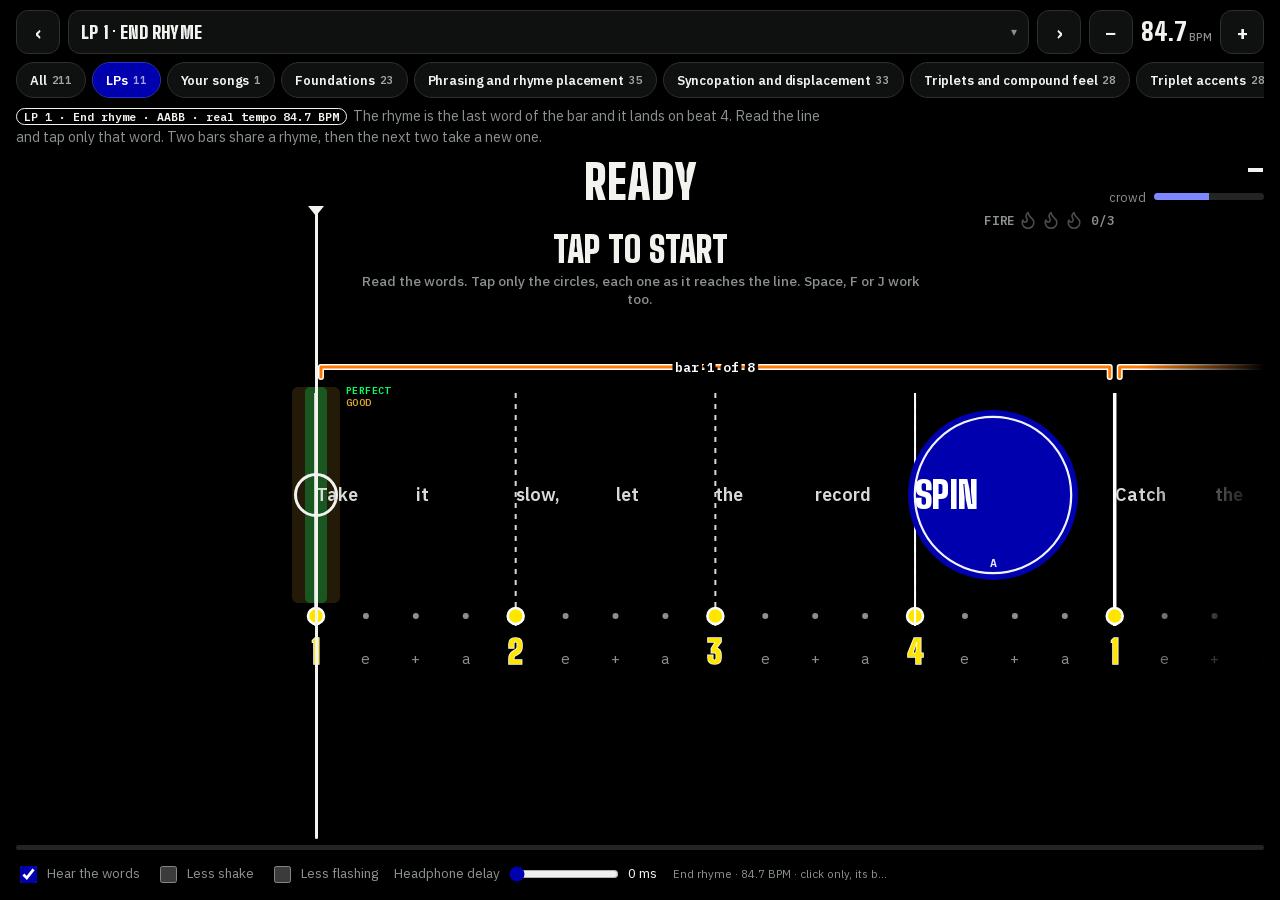
<file: tap-the-bar.html>
<!doctype html><html lang="en"><head><meta charset="utf-8"><meta name="viewport" content="width=device-width,initial-scale=1,viewport-fit=cover">
<title>Tap the Bar · MetroBar</title>
<!-- MetroBar (Bennie 2026-11-22 "replace Pocket Aim"): Tap the Bar in the Flow Game dialog's second tab. Fonts self-hosted (fonts/fonts.css), beats in jc/, his record in songs/.
     Circles (Bennie 2026-11-22): the white inner ring sits just inside the edge (thin blue rim), its left edge is the tap moment on the line,
     the word starts on that edge, the sound bites point inward, and a starred word in a song is a blue circle. -->
<link rel="stylesheet" href="fonts/fonts.css">
<style>
/* One long lyric track that slides under a fixed playhead. The words are the notes; the whole screen is the one button. */
:root { --bg: #000; --fg: #f2f3ef; --muted: #8b918c; --line: #2b2f2d; --card: #0f1110; --ink: #15181a;
  --syl: #0000AF; --hit: #03FF64; --hitText: #03FF64; --sylText: #7d87ff; --landText: #ff4d42; --good: #d9a62e; --ok: #e07b39; --land: #af0000; --beat: #c9a24a; --cell: #a85a2a; --strip: #f2c94c;
  --display: "Big Shoulders Display", Impact, sans-serif; --body: "IBM Plex Sans", system-ui, sans-serif; --mono: "IBM Plex Mono", ui-monospace, monospace;
  color-scheme: dark; }
* { box-sizing: border-box; }
[hidden] { display: none !important; }
html, body { margin: 0; height: 100%; background: var(--bg); color: var(--fg); font: 400 16px/1.45 var(--body); -webkit-tap-highlight-color: transparent; }
body { overflow: hidden; }
.app { height: 100vh; height: 100dvh; display: grid; grid-template-rows: auto auto auto auto auto minmax(0, 1fr) auto; grid-template-columns: minmax(0, 1fr); width: 100%; padding: max(10px, env(safe-area-inset-top)) max(16px, env(safe-area-inset-right)) max(10px, env(safe-area-inset-bottom)) max(16px, env(safe-area-inset-left)); user-select: none; -webkit-user-select: none; touch-action: manipulation; }

/* origin buttons: the fill grows from where the pointer touched */
.ob { --ob-fill: var(--fg); --x: 50%; --y: 50%; --r: 0px; position: relative; overflow: hidden; border: 1.5px solid var(--line); background: var(--card); color: var(--fg); border-radius: 12px; height: 44px; padding: 0 16px; font: 600 15px var(--body); letter-spacing: -.01em; cursor: pointer; display: inline-flex; align-items: center; justify-content: center; white-space: nowrap; flex: 0 0 auto; transition: transform .15s; }
.ob .ob-f { position: absolute; inset: 0; display: flex; align-items: center; justify-content: center; background: var(--ob-fill); color: #000; clip-path: circle(0px at var(--x) var(--y)); transition: clip-path .5s cubic-bezier(.16,1,.3,1); pointer-events: none; }
.ob.on .ob-f, .ob.sel .ob-f { clip-path: circle(var(--r) at var(--x) var(--y)); }
.ob.sel { --r: 400px; }
.ob:active { transform: scale(.985); }
.ob:focus-visible { outline: 2px solid var(--syl); outline-offset: 2px; }
.ob:disabled { opacity: .4; pointer-events: none; }
.ob.red { --ob-fill: var(--land); border-color: color-mix(in srgb, var(--land) 70%, #000); color: #ff5a4f; } .ob.red .ob-f, .ob.blue .ob-f { color: #fff; }
.ob.blue { --ob-fill: var(--syl); border-color: #2b35c9; color: #8c96ff; }
.ob.sq { width: 44px; padding: 0; font-size: 20px; }
.ob.tab { height: 36px; border-radius: 99px; padding: 0 13px; font-size: 13px; }
.ob.tab small { font-size: 11px; opacity: .65; margin-left: 5px; }
.ob.big { height: 52px; font-size: 16px; padding: 0 20px; }

.ctl { display: flex; gap: 8px; align-items: center; }
.lvwrap { flex: 1 1 auto; min-width: 0; position: relative; }
.lvwrap select { width: 100%; height: 44px; border: 1.5px solid var(--line); border-radius: 12px; background: var(--card); color: var(--fg); font: 800 1.15rem var(--display); text-transform: uppercase; letter-spacing: .01em; padding: 0 12px; appearance: none; -webkit-appearance: none; cursor: pointer; text-overflow: ellipsis; }
.lvwrap::after { content: "▾"; position: absolute; right: 12px; top: 50%; transform: translateY(-50%); color: var(--muted); pointer-events: none; font-size: 12px; }
.bpm { font: 800 1.55rem/1 var(--display); min-width: 4.4rem; text-align: center; font-variant-numeric: tabular-nums; } .bpm small { font: 500 .66rem var(--body); color: var(--muted); margin-left: 2px; }
.tabs { display: flex; gap: 6px; overflow-x: auto; scrollbar-width: none; padding: 8px 0 2px; }
.tabs::-webkit-scrollbar { display: none; }
.tabs { transition: opacity .35s; }
body.playing .tabs { opacity: 0; pointer-events: none; }   /* chapter tabs only while not playing: they come back when the round is done */
.tip { margin: 6px 0 0; color: var(--muted); font-size: .9rem; display: -webkit-box; -webkit-line-clamp: 2; -webkit-box-orient: vertical; overflow: hidden; max-width: 90ch; }
.tip b { color: var(--fg); font: 600 .72rem var(--mono); border: 1.5px solid var(--fg); border-radius: 99px; padding: 0 7px; margin-right: 6px; white-space: nowrap; }
.hud { display: grid; grid-template-columns: 1fr auto 1fr; align-items: end; min-height: 58px; padding-top: 4px; }
.combo { font: 800 1.15rem/1 var(--display); text-transform: uppercase; color: var(--muted); }
.combo b { font-size: 2.3rem; color: var(--sylText); } .combo span { display: block; color: var(--sylText); font-size: .9rem; letter-spacing: .04em; min-height: 1em; }
.verdict { font: 800 clamp(1.9rem, 5.5vw, 3rem)/1 var(--display); text-transform: uppercase; text-align: center; white-space: nowrap; }
.verdict.v-perfect { color: var(--hitText); } .verdict.v-good { color: var(--good); } .verdict.v-ok { color: var(--ok); } .verdict.v-miss { color: var(--muted); } .verdict.v-land { color: var(--landText); } .verdict.v-fire { color: #ff6a00; }
.verdict.bump { animation: bump .22s cubic-bezier(.2, 1.6, .4, 1); }
@keyframes bump { from { transform: scale(1.25); } to { transform: scale(1); } }
.right { justify-self: end; text-align: right; } .right b { font: 800 1.9rem/1 var(--display); font-variant-numeric: tabular-nums; }
.crowd { display: flex; align-items: center; gap: 8px; justify-content: end; font-size: .78rem; color: var(--muted); }
.crowd span { width: 110px; height: 7px; border-radius: 99px; background: #222523; overflow: hidden; } .crowd span i { display: block; height: 100%; width: 50%; background: var(--sylText); transition: width .25s; }

.track { grid-row: 6; position: relative; min-height: 0; overflow: hidden; cursor: pointer; -webkit-mask-image: linear-gradient(90deg, transparent 0, #000 6%, #000 90%, transparent 100%); mask-image: linear-gradient(90deg, transparent 0, #000 6%, #000 90%, transparent 100%); }
.lane { position: absolute; left: 0; top: 0; height: 100%; will-change: transform; z-index: 1; }
.lane svg { position: absolute; left: 0; top: 0; overflow: visible; }
/* Every word is a circle, like a Logic cell: stressed = solid blue, big white word; unstressed = light blue, smaller black word; landing = red.
   The ring around it flares as the playhead passes. */
.card { --c: var(--syl); --wv: #fff; position: absolute; border-radius: 50%; background: var(--c); color: #fff; display: grid; place-items: center; transform-origin: 50% 50%; transition: background-color .7s ease-out, opacity .3s; }
.card.soft { --c: #00CDA2; --wv: #fff; color: var(--ink); }
.card.land { --c: var(--land); --wv: #fff; color: #fff; }
/* rhyme groups on an LP: one colour and one letter per rhyme sound */
.card.r1 { --c: var(--land); } .card.r2 { --c: #00CDA2; color: var(--ink); } .card.r3 { --c: #e07b39; color: var(--ink); }
.card .rg { position: absolute; left: 50%; bottom: 7%; translate: -50% 0; z-index: 1; font: 700 .72rem/1 var(--mono); opacity: .9; }
.card .w { position: absolute; z-index: 1; left: 4%; top: 50%; translate: 0 -50%; transform-origin: 0 50%; display: block; font-weight: 700; line-height: 1; white-space: nowrap; transform: scale(.85); transition: transform .45s cubic-bezier(.68,-.6,.32,1.6); letter-spacing: -.01em; }
.card.passed .w { transform: scale(1); }
.card .bg { position: absolute; inset: 0; width: 100%; height: 100%; pointer-events: none; overflow: visible; }
.card .bg .pie { fill: #fff; opacity: .3; }
.card .bg .wave, .card .bg .base { fill: none; stroke: var(--wv); stroke-linecap: round; transform-box: fill-box; transform-origin: center; }
.card .bg .wave { stroke-width: .9; opacity: .95; } .card .bg .base { stroke-width: 1.3; opacity: .95; }
.card.pass .base { animation: sq-ring var(--sd, .5s) cubic-bezier(.68,-.6,.32,1.6) calc(var(--sd, .5s) * .2) both; }
.beatsel { display: inline-flex; align-items: center; gap: 6px; flex-wrap: wrap; min-width: 0; max-width: 100%; flex: 1 1 160px; }   /* fixed basis: a long beat name never pushes the row to wrap, so the track keeps its height */
.beatsel select { max-width: min(260px, 60vw); text-overflow: ellipsis; }
.beatsel small { white-space: nowrap; overflow: hidden; text-overflow: ellipsis; flex: 1 1 0; min-width: 0; }
.beatsel select, .beatsel input[type=number] { height: 32px; border: 1.5px solid var(--line); border-radius: 9px; background: var(--card); color: var(--fg); font: 500 .85rem var(--body); padding: 0 8px; }
.beatsel input[type=number] { width: 70px; }
.beatsel .own { display: inline-flex; gap: 6px; align-items: center; }
.card .dot { position: absolute; right: 6%; top: 6%; width: 11px; height: 11px; border-radius: 50%; background: transparent; box-shadow: 0 0 0 2px var(--bg); }
.card.next::before { content: ""; position: absolute; inset: -6px; border-radius: 50%; border: 5px solid transparent; border-left-color: #ffb000; filter: drop-shadow(0 0 6px #ff6a00); pointer-events: none; }
.card.land::after { content: ""; position: absolute; inset: -3px; border: 1.5px dashed var(--land); border-radius: 50%; pointer-events: none; opacity: .8; }
.card.flash { transition: none; background: var(--hit); color: #032b03; }
.card.flash.g2 { background: var(--good); color: #2a1a00; } .card.flash.g3 { background: var(--ok); color: #2a1200; }
.card.missed { opacity: .55; box-shadow: inset 0 0 0 2px #4a54d6; background: transparent; color: var(--sylText); --wv: #4a54d6; }
.card.missed.land { box-shadow: inset 0 0 0 2px #c0362d; color: var(--landText); --wv: #c0362d; }
.card.missed.soft { color: #00CDA2; box-shadow: inset 0 0 0 2px #00a382; --wv: #00a382; }
/* the squish as the playhead passes: the circle bumps to 1.05, the word grows from .85 to 1, the sound ring flares to 1.5 and settles */
.card.pass { animation: sq-card var(--sd, .5s) cubic-bezier(.68,-.6,.32,1.6); }
.card.pass .wave { animation: sq-ring var(--sd, .5s) cubic-bezier(.68,-.6,.32,1.6) calc(var(--sd, .5s) * .2) both; }
@keyframes sq-card { 0% { transform: scale(1); } 45% { transform: scale(1.05); } 100% { transform: scale(1); } }
@keyframes sq-ring { 0% { transform: scale(1); } 45% { transform: scale(1.16, 1.1); } 100% { transform: scale(1); } }
.hold { position: absolute; height: 4px; border-radius: 2px; background: var(--syl); opacity: .22; }
.tick { position: absolute; width: 3px; height: 10px; border-radius: 2px; background: var(--fg); margin-left: -1.5px; }
.head { position: absolute; top: 0; bottom: 0; width: 3px; margin-left: -1.5px; background: var(--heat, var(--fg)); border-radius: 2px; pointer-events: none; z-index: 2; transition: background-color .2s; }
.head.hot { width: 5px; margin-left: -2.5px; box-shadow: 0 0 12px var(--heat); }
.head::before { content: ""; position: absolute; left: 50%; top: 0; transform: translateX(-50%); border: 8px solid transparent; border-top: 10px solid var(--heat, var(--fg)); }
.hint { position: absolute; left: 50%; top: 10px; transform: translateX(-50%); max-width: calc(100% - 24px); z-index: 7; font: 800 clamp(1.4rem, 4vw, 2.2rem)/1.1 var(--display); text-transform: uppercase; color: var(--fg); background: color-mix(in srgb, var(--bg) 88%, transparent); padding: 14px 22px; border-radius: 14px; text-align: center; pointer-events: none; }
.hint small { display: block; font: 500 .85rem var(--body); text-transform: none; color: var(--muted); margin-top: 4px; }
.ripple { position: fixed; width: 150px; height: 150px; margin: -75px 0 0 -75px; border-radius: 50%; border: 2px solid var(--syl); pointer-events: none; animation: rip .45s ease-out forwards; z-index: 5; }
@keyframes rip { from { transform: scale(.2); opacity: .5; } to { transform: scale(1); opacity: 0; } }
@keyframes pop { from { transform: scale(1.08); } to { transform: scale(1); } }

/* ---- TAP cue + FIRE! (Bennie 2026-11-22; mock docs/preview/ttb-tap-fire-mock.html v5). All of it sits over the track and never takes a tap.
   No hit-stop anywhere: freezing time would pull the taps off the music. */
.zone { position: absolute; z-index: 0; border-radius: 6px; background: rgba(217, 166, 46, .16); pointer-events: none; }   /* amber: good, within 85 ms */
.zone i { position: absolute; top: 0; bottom: 0; left: 50%; width: var(--pw, 20px); margin-left: calc(var(--pw, 20px) / -2); border-radius: 5px; background: rgba(3, 255, 100, .26); }   /* green: perfect, within 40 ms */
.zone small { position: absolute; left: calc(100% + 6px); top: -2px; font: 600 10px/1.25 var(--mono); letter-spacing: .04em; color: #03FF64; white-space: nowrap; } .zone small b { display: block; font-weight: 600; color: #d9a62e; }
body.playing .zone small { opacity: 0; }
.tapring { position: absolute; z-index: 0; width: 44px; height: 44px; margin: -22px 0 0 -22px; border-radius: 50%; border: 3.5px solid var(--heat, var(--fg)); pointer-events: none; }
.tapring.beat { animation: ringBeat .24s ease-out; }
@keyframes ringBeat { from { transform: scale(1.4); } to { transform: scale(1); } }
.tapflag { --f: 0; position: absolute; left: 0; top: 0; z-index: 3; width: 92px; height: 42px; margin-left: -46px; border: 2px solid var(--fg); border-radius: 9px; background: #000; display: grid; place-items: center; font: 900 30px/1 var(--display); letter-spacing: .04em; pointer-events: none; will-change: transform; transition: scale .12s cubic-bezier(.2, 1.8, .4, 1); }
.tapflag::before { content: ""; position: absolute; inset: 0; border-radius: 6px; background: var(--fg); clip-path: inset(0 calc(100% - var(--f) * 100%) 0 0); }   /* fills up during the last beat */
.tapflag span { position: relative; color: #f2f3ef; mix-blend-mode: difference; }
.tapflag::after { content: ""; position: absolute; left: 50%; top: 100%; margin-left: -8px; border: 8px solid transparent; border-top: 10px solid var(--fg); }
.tapflag i { position: absolute; left: 50%; top: calc(100% + 8px); width: 2px; margin-left: -1px; height: var(--stem, 0px); background: var(--fg); }
.tapflag.now { scale: 1.15; box-shadow: 0 0 16px rgba(242, 243, 239, .8); }
.streak { position: absolute; right: 12%; top: 4px; z-index: 6; display: flex; align-items: center; gap: 3px; font: 600 .78rem var(--mono); text-transform: uppercase; letter-spacing: .05em; color: var(--muted); pointer-events: none; }
.streak svg { width: 20px; height: 20px; fill: none; stroke: #4a4f4c; stroke-width: 1.8; stroke-linejoin: round; }
.streak svg.on { fill: #ff6a00; stroke: #ffd23a; }
.streak .n { min-width: 2.2em; text-align: right; font-variant-numeric: tabular-nums; } .streak.lit .n { color: var(--fg); }
.card.hitpop { animation: hitpop .2s cubic-bezier(.2, 1.6, .4, 1); }
@keyframes hitpop { from { transform: scale(1.1, .9); } to { transform: scale(1); } }
.card.burn { animation: burn .9s ease-out both; }   /* FIRE!: the word-ball shrinks under the fireball and stays its own colour */
@keyframes burn { 0% { transform: scale(1); } 16%, 85% { transform: scale(.5); } 100% { transform: scale(1); } }
.fx { position: absolute; inset: 0; z-index: 4; pointer-events: none; }
.fx i { position: absolute; border-radius: 2px; animation: fly .5s cubic-bezier(.1, .7, .3, 1) both; }
@keyframes fly { from { transform: translate(-50%, -50%) rotate(var(--rot)); opacity: 1; } 70% { opacity: 1; } to { transform: translate(calc(var(--dx) - 50%), calc(var(--dy) - 50%)) rotate(var(--rot)); opacity: 0; } }
.pulse { position: absolute; inset: 0; z-index: 0; pointer-events: none; opacity: 0; background: radial-gradient(circle at var(--px, 20%) 48%, rgba(3, 255, 100, .24), transparent 70%); }
.pulse.go { animation: pulseA .32s ease-out; }
.pulse.warm { background: radial-gradient(circle at var(--px, 20%) 48%, rgba(255, 90, 0, .5), rgba(175, 0, 0, .2) 45%, transparent 90%); }
.pulse.warm.go { animation: pulseW .95s ease-out; }
@keyframes pulseA { from { opacity: 1; } to { opacity: 0; } }
@keyframes pulseW { 0% { opacity: 0; } 8% { opacity: 1; } 30%, 70% { opacity: .6; } 100% { opacity: 0; } }
/* FIRE! moves like Bennie's template (2026-11-22): a comet streaks in from the top right, hits the ball (white flash + two shock rings + shake),
   the fireball ignites with a spin and an overshoot, its tongues flicker, embers drift off up-right, then it fades. Sizes are in em: 1em = a tenth of the fireball. */
.fire { position: absolute; z-index: 5; pointer-events: none; will-change: transform; }
.fire svg { display: block; width: 100%; height: 100%; overflow: visible; transform-origin: 36.76% 58.88%; opacity: 0; filter: drop-shadow(0 0 1.4em rgba(255, 106, 0, .85)); }
.fire.go svg { animation: ignite .9s both; }
@keyframes ignite { 0% { transform: scale(.3) rotate(-20deg); opacity: 0; animation-timing-function: cubic-bezier(.2, 1.6, .4, 1); } 26% { transform: scale(1.25) rotate(4deg); opacity: 1; } 46% { transform: scale(1) rotate(0); } 82% { transform: scale(1); opacity: 1; } 100% { transform: scale(1.12); opacity: 0; } }
.fire .flames, .fire .lick { transform-origin: 148.88px 213.15px; animation: tongue .3s infinite ease-in-out; }
.fire .lick.l1 { animation-duration: .27s; animation-delay: -.1s; } .fire .lick.l2 { animation-duration: .36s; animation-delay: -.2s; } .fire .lick.l3 { animation-duration: .32s; animation-delay: -.05s; }
@keyframes tongue { 0%, 100% { transform: scale(1) skewX(0); } 33% { transform: scale(1.08, .94) skewX(-4deg); } 66% { transform: scale(.95, 1.07) skewX(3deg); } }
.fire .core { transform-origin: 148.88px 213.15px; animation: corep .4s infinite ease-in-out; }
@keyframes corep { 0%, 100% { transform: scale(1); } 50% { transform: scale(1.04); } }
.fire .comet, .fire .flash, .fire .ring { position: absolute; left: 36.76%; top: 58.88%; border-radius: 50%; opacity: 0; }
.fire .comet { width: 2.4em; height: 2.4em; margin: -1.2em 0 0 -1.2em; }
.fire .comet::before { content: ""; position: absolute; left: 1.1em; top: .4em; width: 17em; height: 1.6em; border-radius: 99px; background: linear-gradient(90deg, #ffe98a, #ff8a00 30%, rgba(210, 30, 0, .6) 65%, transparent); filter: blur(3px); }
.fire .comet::after { content: ""; position: absolute; inset: 0; border-radius: 50%; background: radial-gradient(circle, #fff 0 25%, #ffe98a 45%, #ff8a00 75%, transparent 100%); box-shadow: 0 0 1.6em .5em #ff8a00, 0 0 3.6em 1.2em rgba(220, 40, 0, .6); }
.fire.in .comet { animation: comet .22s cubic-bezier(.55, 0, 1, .45) both; }
@keyframes comet { 0% { transform: translate(12em, -12em) rotate(-45deg) scale(.6); opacity: 0; } 15% { opacity: 1; } 100% { transform: translate(0, 0) rotate(-45deg) scale(1); opacity: 1; } }
.fire .flash { width: 8em; height: 8em; margin: -4em 0 0 -4em; background: radial-gradient(circle, #fff 0 15%, #ffe98a 30%, rgba(255, 106, 0, .7) 50%, transparent 70%); }
.fire.go .flash { animation: flashA .5s ease-out both; } .fire.soft .flash { display: none; }
@keyframes flashA { 0% { opacity: .95; transform: scale(.4); } 100% { opacity: 0; transform: scale(2.4); } }
.fire .ring { width: 5em; height: 5em; margin: -2.5em 0 0 -2.5em; box-sizing: border-box; border: 1.8em solid #ffe98a; }
.fire.go .ring { animation: ringA .7s ease-out both; } .fire.go .ring.r2 { animation-delay: .1s; border-color: #ff8a00; }
@keyframes ringA { 0% { opacity: 1; transform: scale(.5); border-width: 1.8em; } 100% { opacity: 0; transform: scale(3); border-width: .1em; } }
.fire .em { position: absolute; width: .45em; height: .45em; border-radius: 50%; background: #ffe98a; box-shadow: 0 0 .6em .2em #ff8a00; animation: emberA .9s ease-out infinite both; }
@keyframes emberA { 0% { transform: translate(0, 0) scale(1); opacity: 1; } 100% { transform: translate(var(--dx), var(--dy)) scale(.1); opacity: 0; } }
.slam, .cpop { position: absolute; z-index: 6; pointer-events: none; white-space: nowrap; font-family: var(--display); font-weight: 900; line-height: 1; }
.slam { left: 50%; top: 5%; font-size: clamp(3.4rem, 13vw, 9.5rem); color: #ff6a00; -webkit-text-stroke: 2px #ffd23a; text-shadow: 0 0 22px rgba(255, 106, 0, .75); transform: translateX(-50%) rotate(-4deg); }
.slam small { font-size: .5em; color: #ffd23a; -webkit-text-stroke: 0; text-shadow: 0 0 0 #000, 3px 3px 0 #000; margin-left: .25em; }
.slam.go { animation: slam .95s ease-out both; }
@keyframes slam { 0% { transform: translateX(-50%) rotate(-4deg) scale(2.4); opacity: 0; } 12% { transform: translateX(-50%) rotate(-4deg) scale(.92); opacity: 1; } 19% { transform: translateX(-50%) rotate(-4deg) scale(1.06); } 26%, 76% { transform: translateX(-50%) rotate(-4deg) scale(1); opacity: 1; } 100% { transform: translateX(-50%) rotate(-4deg) scale(1.1); opacity: 0; } }
.cpop { font-size: clamp(2.2rem, 7vw, 5rem); color: #ff8a00; -webkit-text-stroke: 1px #000; text-shadow: 3px 3px 0 #000; transform: rotate(-6deg); }
.cpop.go { animation: cpop .6s ease-out both; }
@keyframes cpop { 0% { transform: rotate(-6deg) scale(2); opacity: 0; } 22% { transform: rotate(-6deg) scale(.94); opacity: 1; } 36%, 72% { transform: rotate(-6deg) scale(1); opacity: 1; } 100% { transform: rotate(-6deg) scale(1.05) translateY(-10px); opacity: 0; } }
.track.shake { animation: shake .4s linear; }
@keyframes shake { 0% { transform: none; } 14% { transform: translate(-9px, 5px) rotate(-.5deg); } 34% { transform: translate(7px, -4px) rotate(.4deg); } 56% { transform: translate(-5px, 3px) rotate(-.25deg); } 78% { transform: translate(3px, -2px); } 100% { transform: none; } }
/* Extra round (Bennie 2026-11-22, like the flow game's overtime): after the last tap the stars lock, the beat and the taps go on, +10 a clean hit, 3 mistakes ends it */
.ot { position: absolute; left: 12px; top: 4px; z-index: 6; display: flex; align-items: center; gap: 6px; font: 600 .78rem var(--mono); text-transform: uppercase; letter-spacing: .05em; color: var(--fg); pointer-events: none; }
.ot svg { width: 18px; height: 18px; fill: #0000AF; stroke: #f2f3ef; stroke-width: 1.8; stroke-linejoin: round; transition: opacity .2s; } .ot svg.lost { fill: none; stroke: #4a4f4c; }
.ot b { color: #03FF64; font-variant-numeric: tabular-nums; } .ot.hit b { animation: bump .22s cubic-bezier(.2, 1.6, .4, 1); }
@media (max-height: 480px) { .opts label { min-height: 26px; } .beatsel { display: none; } }   /* a phone on its side: keep the footer to one row so the track keeps its height */
@media (max-width: 640px) { .tapflag { width: 72px; height: 34px; margin-left: -36px; font-size: 24px; } .tapring { width: 34px; height: 34px; margin: -17px 0 0 -17px; } .streak svg { width: 17px; height: 17px; } }

.foot { grid-row: 7; display: grid; grid-template-columns: minmax(0, 1fr); gap: 8px; padding-top: 6px; min-width: 0; }
.opts, .beats { min-width: 0; max-width: 100%; }
.prog { height: 5px; background: #222523; border-radius: 99px; overflow: hidden; } .prog i { display: block; height: 100%; width: 0; background: var(--fg); }
.opts { display: flex; gap: 8px 16px; align-items: center; flex-wrap: wrap; font-size: .85rem; color: var(--muted); }
.opts label { display: inline-flex; align-items: center; gap: 7px; cursor: pointer; min-height: 32px; }
.opts input[type=checkbox] { width: 17px; height: 17px; accent-color: var(--syl); }
.opts input[type=range] { accent-color: var(--syl); width: 110px; }
.opts output { color: var(--fg); font-variant-numeric: tabular-nums; }
.beats { display: flex; gap: 6px; align-items: center; overflow-x: auto; scrollbar-width: none; flex: 1 1 300px; min-width: 0; }
.beats::-webkit-scrollbar { display: none; }
.beats a { color: var(--fg); text-decoration: none; background: var(--card); border: 1.5px solid var(--line); border-radius: 99px; padding: 3px 10px; white-space: nowrap; font-size: .8rem; }
.beats a small { color: var(--muted); margin-left: 5px; }
.beats a:hover { border-color: var(--fg); }

.res { position: fixed; right: max(16px, env(safe-area-inset-right)); bottom: max(16px, env(safe-area-inset-bottom)); width: min(460px, calc(100% - 32px)); background: rgba(0, 0, 0, .22); border: 1.5px solid var(--line); border-radius: 18px; padding: 18px; display: grid; gap: 12px; z-index: 6; user-select: text; }
.res-top { display: flex; justify-content: space-between; align-items: center; gap: 12px; }
.res .x { flex: none; width: 36px; height: 36px; border: 1.5px solid var(--line); border-radius: 99px; background: transparent; color: var(--fg); font-size: 20px; line-height: 1; cursor: pointer; }
.res .x:hover { border-color: var(--fg); }
.res-top .stars { margin-left: auto; }
.res h2 { margin: 0; font: 800 clamp(1.8rem, 6vw, 2.4rem)/1 var(--display); text-transform: uppercase; }
.stars { display: flex; gap: 4px; } .stars svg { width: 30px; height: 30px; fill: #2b2f2d; } .stars svg.on { fill: var(--strip); animation: pop .35s cubic-bezier(.2, 1.8, .4, 1) backwards; }
.stars svg.on:nth-child(2) { animation-delay: .12s; } .stars svg.on:nth-child(3) { animation-delay: .24s; }
.stats { display: grid; grid-template-columns: repeat(3, minmax(0, 1fr)); gap: 8px; margin: 0; }
.stats div { background: transparent; border: 1px solid var(--line); border-radius: 10px; padding: 7px 10px; }
.stats dt { color: var(--muted); font-size: .74rem; } .stats dd { margin: 0; font: 800 1.35rem/1.1 var(--display); font-variant-numeric: tabular-nums; }
.res p { margin: 0; font-size: .88rem; color: var(--muted); } .res p b { color: var(--fg); }
.res .near { color: var(--landText); font-weight: 600; }
.acts { display: flex; gap: 8px; flex-wrap: wrap; }
/* LP shelf (Bennie 2026-11-22): the songs to pick from. One empty sleeve each with its record sliding out to the right; a locked LP opens when the one before it is cleared */
.lps { display: flex; gap: 16px; overflow-x: auto; scrollbar-width: none; padding: 8px 0 2px; transition: opacity .35s; }
.lps::-webkit-scrollbar { display: none; }
body.playing .lps { opacity: 0; pointer-events: none; }
.lp { position: relative; flex: none; width: 138px; height: 88px; padding: 0; border: 0; background: none; color: var(--ink); font: inherit; text-align: left; cursor: pointer; }
.lp .dc { position: absolute; left: 40px; top: 3px; width: 82px; height: 82px; border-radius: 50%; background: radial-gradient(circle, #E5E8E2 0 7%, #0000AF 7.5% 30%, transparent 30.5%), repeating-radial-gradient(circle, #151515 0 3px, #262626 3px 4px); box-shadow: 0 0 0 1.5px #3a3f3c; transition: transform .45s cubic-bezier(.16, 1, .3, 1); }
.lp .sl { position: absolute; left: 0; top: 0; width: 88px; height: 88px; border-radius: 4px; background: #E5E8E2; box-shadow: inset 0 0 0 1.5px #fff, inset 7px 0 0 rgba(0, 0, 0, .07); padding: 8px 8px 7px 13px; display: grid; grid-template-rows: auto 1fr auto; }
.lp .sl small { font: 600 .62rem var(--mono); letter-spacing: .06em; text-transform: uppercase; color: #5b615d; }
.lp .sl b { align-self: center; font: 800 1.05rem/1 var(--display); text-transform: uppercase; }
.lp .sl i { font: 500 .62rem var(--mono); font-style: normal; color: #5b615d; white-space: nowrap; }
.lp .lk { position: absolute; right: 8px; top: 8px; width: 14px; height: 14px; fill: none; stroke: var(--ink); stroke-width: 2; stroke-linecap: round; stroke-linejoin: round; }
.lp:hover:not(:disabled) .dc, .lp.sel .dc { transform: translateX(14px); }
.lp.sel .sl { box-shadow: inset 0 0 0 2.5px #0000AF, inset 7px 0 0 rgba(0, 0, 0, .07); }
.lp.locked { cursor: default; } .lp.locked .sl { opacity: .5; } .lp.locked .dc { opacity: .35; }
.lp:focus-visible { outline: 2px solid var(--fg); outline-offset: 3px; border-radius: 6px; }
@media (max-width: 640px) {
  .lp { width: 112px; height: 72px; } .lp .sl { width: 72px; height: 72px; padding: 6px 6px 5px 10px; } .lp .sl b { font-size: .9rem; } .lp .dc { left: 32px; width: 66px; height: 66px; }
  .ctl { gap: 5px; } .ctl .bpm { min-width: 2.6rem; font-size: 1.2rem; } .ctl .bpm small { display: none; } .ctl .ob.sq { width: 38px; height: 40px; }
  .opts label[for=lag] input { width: 80px; } .beats { flex-basis: 100%; } .lvwrap select { height: 40px; font-size: 1rem; }
  .hud { grid-template-columns: 1fr 1fr; min-height: 0; } .verdict { grid-row: 2; grid-column: 1 / -1; margin-top: 2px; }
  .combo b { font-size: 1.8rem; } .stats { grid-template-columns: repeat(2, minmax(0, 1fr)); } .res { padding: 14px; }
}
@media (prefers-reduced-motion: reduce) { .lp .dc { transition: none; } .card.pass, .card.pass .wave, .card .w { animation: none !important; transition: none !important; } .verdict.bump, .stars svg.on, .ripple { animation: none; } .ripple { display: none; } .ob .ob-f { transition: none; } .fire, .fire *, .slam, .cpop, .tapring, .card.hitpop, .card.burn, .track.shake { animation: none !important; } .fx { display: none; } .tapflag { transition: none; } }
</style></head><body>
<div class="app" id="app">
  <div class="ctl">
    <button class="ob sq" id="prevLv" aria-label="Previous level">‹</button>
    <div class="lvwrap"><select id="lvSel" aria-label="Level"></select></div>
    <button class="ob sq" id="nextLv" aria-label="Next level">›</button>
    <button class="ob sq" id="slower" aria-label="Slower">−</button>
    <output class="bpm" id="bpmOut">90<small>BPM</small></output>
    <button class="ob sq" id="faster" aria-label="Faster">+</button>
  </div>
  <div class="tabs" id="chs" role="group" aria-label="Chapter"></div>
  <div class="lps" id="lps" role="group" aria-label="LPs: pick a song" hidden></div>
  <p class="tip" id="tip"></p>
  <div class="hud">
    <div class="combo" id="combo"></div>
    <div class="verdict" id="verdict">Ready</div>
    <div class="right"><b id="acc">–</b><div class="crowd">crowd <span><i id="crowd"></i></span></div></div>
  </div>
  <div class="track" id="track" aria-label="Lyric track. Read the words and tap anywhere when a circled word reaches the line.">
    <div class="pulse" id="pulse"></div>
    <div class="ot" id="ot" hidden aria-live="polite">Extra round <svg viewBox="0 0 24 24" aria-hidden="true"><path d="M19 14c1.49-1.46 3-3.21 3-5.5A5.5 5.5 0 0 0 16.5 3c-1.76 0-3 .5-4.5 2-1.5-1.5-2.74-2-4.5-2A5.5 5.5 0 0 0 2 8.5c0 2.3 1.5 4.05 3 5.5l7 7Z"/></svg><svg viewBox="0 0 24 24" aria-hidden="true"><path d="M19 14c1.49-1.46 3-3.21 3-5.5A5.5 5.5 0 0 0 16.5 3c-1.76 0-3 .5-4.5 2-1.5-1.5-2.74-2-4.5-2A5.5 5.5 0 0 0 2 8.5c0 2.3 1.5 4.05 3 5.5l7 7Z"/></svg><svg viewBox="0 0 24 24" aria-hidden="true"><path d="M19 14c1.49-1.46 3-3.21 3-5.5A5.5 5.5 0 0 0 16.5 3c-1.76 0-3 .5-4.5 2-1.5-1.5-2.74-2-4.5-2A5.5 5.5 0 0 0 2 8.5c0 2.3 1.5 4.05 3 5.5l7 7Z"/></svg> <b>+0</b></div>
    <div class="streak" id="streak" role="img" aria-label="Fire streak 0 of 3">fire <svg viewBox="0 0 24 24" aria-hidden="true"><path d="M8.5 14.5A2.5 2.5 0 0 0 11 12c0-1.38-.5-2-1-3-1.072-2.143-.224-4.054 2-6 .5 2.5 2 4.9 4 6.5 2 1.6 3 3.5 3 5.5a7 7 0 1 1-14 0c0-1.153.433-2.294 1-3a2.5 2.5 0 0 0 2.5 2.5z"/></svg><svg viewBox="0 0 24 24" aria-hidden="true"><path d="M8.5 14.5A2.5 2.5 0 0 0 11 12c0-1.38-.5-2-1-3-1.072-2.143-.224-4.054 2-6 .5 2.5 2 4.9 4 6.5 2 1.6 3 3.5 3 5.5a7 7 0 1 1-14 0c0-1.153.433-2.294 1-3a2.5 2.5 0 0 0 2.5 2.5z"/></svg><svg viewBox="0 0 24 24" aria-hidden="true"><path d="M8.5 14.5A2.5 2.5 0 0 0 11 12c0-1.38-.5-2-1-3-1.072-2.143-.224-4.054 2-6 .5 2.5 2 4.9 4 6.5 2 1.6 3 3.5 3 5.5a7 7 0 1 1-14 0c0-1.153.433-2.294 1-3a2.5 2.5 0 0 0 2.5 2.5z"/></svg><span class="n">0/3</span></div>
    <div class="zone" id="zone"><i></i><small>PERFECT<b>GOOD</b></small></div>
    <div class="tapring" id="tapRing"></div>
    <div class="head" id="head"></div>
    <div class="tapflag" id="tapFlag" hidden><span>TAP</span><i></i></div>
    <div class="fx" id="fx"></div>
    <!-- fireball: freesvg.org "Fireball icon" (CC0), split into flames + core so it can flicker -->
    <div class="fire" id="fire" hidden><i class="flash"></i><i class="ring"></i><i class="ring r2"></i><i class="comet"></i><svg viewBox="0 0 405.014 362.026" aria-hidden="true"><defs><linearGradient id="fbSVGID_1_" y2="103.22" gradientUnits="userSpaceOnUse" x2="255.71" y1="11.248" x1="324.47"><stop style="stop-color:#FFFFFF" offset="0"/><stop style="stop-color:#FFF200" offset=".4835"/><stop style="stop-color:#ED1C24" offset="1"/></linearGradient><linearGradient id="fbSVGID_2_" y2="168.38" gradientUnits="userSpaceOnUse" x2="289.97" y1="50.903" x1="398.12"><stop style="stop-color:#FFFFFF" offset="0"/><stop style="stop-color:#FFF200" offset=".4835"/><stop style="stop-color:#ED1C24" offset="1"/></linearGradient><linearGradient id="fbSVGID_3_" y2="195.19" gradientUnits="userSpaceOnUse" x2="240.97" y1="160.16" x1="328.17"><stop style="stop-color:#FFFFFF" offset="0"/><stop style="stop-color:#FFF200" offset=".4835"/><stop style="stop-color:#ED1C24" offset="1"/></linearGradient><linearGradient id="fbSVGID_4_" y2="177.97" gradientUnits="userSpaceOnUse" x2="159.05" y1="70.478" x1="317.96"><stop style="stop-color:#FFFFFF" offset="0"/><stop style="stop-color:#FFF200" offset=".4835"/><stop style="stop-color:#ED1C24" offset="1"/></linearGradient><linearGradient id="fbSVGID_5_" y2="119.16" gradientUnits="userSpaceOnUse" x2="78.827" y1="64.575" x1="164.73"><stop style="stop-color:#FFFFFF" offset="0"/><stop style="stop-color:#FFF200" offset=".4835"/><stop style="stop-color:#ED1C24" offset="1"/></linearGradient><linearGradient id="fbSVGID_6_" y2="278.98" gradientUnits="userSpaceOnUse" x2="75.407" y1="104.02" x1="286.48"><stop style="stop-color:#FFFFFF" offset="0"/><stop style="stop-color:#FFF200" offset=".4835"/><stop style="stop-color:#ED1C24" offset="1"/></linearGradient><linearGradient id="fbSVGID_7_" y2="89.773" gradientUnits="userSpaceOnUse" x2="309.33" y1="2.2056" x1="374.8"><stop style="stop-color:#FFFFFF" offset="0"/><stop style="stop-color:#FFF200" offset=".4835"/><stop style="stop-color:#ED1C24" offset="1"/></linearGradient></defs><g class="a flames"><g class="a lick l1"><path d="m167.89 65.402l-101.29 38.538c8.056-24.973 14.53-54.606 111.44-51.509l-10.15 12.971z" fill="#ED1C24"/></g><g class="a lick l2"><path d="m261.79 100.67c-0.431 0-0.864-0.036-1.301-0.107-3.824-0.633-6.628-3.94-6.628-7.817l-0.006-2.782c-0.057-20.52 0.943-31.101 24.139-47.269 1.675-1.17 3.539-2.417 5.529-3.699 2.652-1.709 5.129-3.279 7.429-4.741 11.188-7.102 19.274-12.233 19.274-15.439 0-3.783 2.673-7.037 6.383-7.771 0.518-0.103 1.033-0.153 1.545-0.153 3.156 0 6.079 1.894 7.318 4.905 13.216 32.061-12.701 47.428-31.622 58.65-10.762 6.38-21.887 12.979-24.566 20.853-1.09 3.251-4.14 5.373-7.48 5.373z" fill="url(#fbSVGID_1_)"/></g><g class="a lick l3"><path d="m318.15 18.813c17.417 42.253-47.102 46.725-56.363 73.928 0-19.93-1.135-28.301 20.741-43.55 1.627-1.138 3.386-2.314 5.285-3.537 20.46-13.18 30.33-18.16 30.33-26.841m0.01-15.847c-1.021 0-2.053 0.099-3.086 0.303-6.744 1.335-11.775 6.835-12.637 13.505-2.46 2.37-9.472 6.82-15.731 10.792-2.313 1.468-4.802 3.048-7.469 4.765-2.059 1.325-4.008 2.629-5.788 3.874-12.681 8.839-19.778 16.589-23.714 25.9-3.85 9.108-3.825 17.804-3.797 27.874 0.003 0.895 0.005 1.815 0.005 2.761 0 7.752 5.609 14.366 13.258 15.632 0.871 0.144 1.739 0.214 2.599 0.214 6.681 0 12.775-4.237 14.989-10.74 1.737-5.104 12.478-11.473 21.107-16.59 10.733-6.365 21.832-12.947 29.66-22.797 10.371-13.052 12.185-28.851 5.245-45.687-2.48-6.012-8.33-9.8-14.64-9.8z" fill="#ED1C24"/></g><g class="a lick l0"><path d="m265.68 24.307c-41.155 14.246-25.271 32.286-31.076 63.1-5.938 31.534-26.327 56.042-36.582 61.943 34.823-13.777 105.52-24.796 126.1-74.391-7.465 40.625-23.214 75.976-73.688 102.2-20.125 10.458-30.654 25.477-30.654 41.473 3.014-17.945 17.367-25.519 54.146-30.313 0.806-0.105 1.631-0.151 2.474-0.151 2.992 0 6.21 0.582 9.598 1.164s6.947 1.164 10.623 1.164c6.552 0 13.475-1.849 20.467-8.841 0 32.93-52.002 27.446-66.256 75.699-12.868 43.534-49.14 69.797-92.788 69.797-4.727 0-9.533-0.308-14.413-0.935-24.525 0-75.863-13.52-96.143-62.028-28.431-68.007 3.338-110.99 37.311-135.7 30.9-22.475 66.045-17.008 78.897-25.588 18.04-12.04 14.92-78.593 101.98-78.593m0-24.307c-33.617 0-60.717 8.943-80.547 26.582-17.035 15.152-25.2 33.258-31.162 46.478-1.438 3.187-3.292 7.298-4.619 9.669-2.939 0.741-8.115 1.532-12.107 2.142-17.034 2.603-42.775 6.537-66.743 23.969-24.247 17.635-41.214 38.665-50.431 62.503-12.034 31.125-10.354 65.519 4.991 102.22 11.083 26.509 31.078 47.763 57.824 61.463 18.417 9.435 40.397 15.173 59.151 15.483 5.354 0.629 10.731 0.948 16.006 0.948 26.846 0 51.898-8.085 72.449-23.382 20.784-15.47 35.878-37.542 43.648-63.832 4.527-15.326 14.206-21.688 29.624-30.8 7.898-4.668 16.065-9.494 22.956-16.448 9.736-9.828 14.673-21.718 14.673-35.341 0-9.831-5.922-18.694-15.005-22.457-3.007-1.245-6.165-1.851-9.296-1.851-0.904 0-1.807 0.051-2.702 0.151 3.379-4.091 6.508-8.354 9.395-12.794 11.636-17.895 19.339-38.663 24.244-65.357 2.246-12.226-5.094-24.176-17.014-27.701-2.292-0.678-4.612-1.002-6.896-1.002-9.601-0.001-18.599 5.721-22.446 14.995-7.35 17.711-25.505 29.377-46.015 38.122 1.095-3.782 2.057-7.742 2.832-11.861 2.04-10.829 1.976-20.062 1.925-27.48-0.027-3.881-0.064-9.156 0.474-10.827 0.468-0.495 3.189-3.014 12.741-6.32 11.216-3.882 17.988-15.296 16.02-27-1.95-11.701-12.08-20.272-23.95-20.272z" fill="#ED1C24"/></g><g class="a lick l1"><path stroke-linejoin="round" d="m284.81 163.63c24.676 0 66.033-9.299 85.399-39.972 17.119-27.114 5.335-61.353 28.343-72.357-44.013 0-62.408 10.635-74.416 51.313-11.99 40.67-16.64 56.34-39.32 61.01z" stroke="#ED1C24" stroke-linecap="square" stroke-width="12.914" fill="url(#fbSVGID_2_)"/></g><g class="a lick l2"><path d="m242.22 192.82c8.139-12.623 17.268-20.911 42.596-21.732 24.771-0.801 34.024-2.593 42.15-13.936-11.343 24.511-25.538 26.72-41.902 27.096-16.38 0.37-36.23-1.7-42.85 8.57z" fill="url(#fbSVGID_3_)"/></g><g class="a lick l3"><path d="m220.66 138.44c0-13.181 11.752-25.865 26.538-32.497 17.718-7.946 25.274-6.167 37.909-21.682-2.89 26.195-15.344 33.235-25.634 38.292-14.71 7.22-25.67 4.15-38.82 15.89z" fill="url(#fbSVGID_4_)"/></g><g class="a lick l0"><path d="m82.134 120.21c2.901-11.927-4.088-44.65 65.769-48.681 7.414 0 19.987-1.935 19.987-6.125 1.98 28.26-24.978 34.495-41.742 36.429-16.77 1.94-34.835 9.2-44.016 18.38z" fill="url(#fbSVGID_5_)"/></g><g class="a lick l1"><path stroke-linejoin="round" d="m295.1 74.25c20.691 2.156 48.968-9.051 59.311-26.726 10.344-17.673 30.692-31.468 35.866-31.468-30.605 0-49.013 11.929-55.521 19.409-8.62 9.917-22.15 30.868-39.66 38.785z" stroke="#ED1C24" stroke-linecap="square" stroke-width="9.9031" fill="url(#fbSVGID_7_)"/></g></g><g class="a core"><circle r="136.72" cy="213.15" stroke="#ED1C24" cx="148.88" stroke-width="24.306" fill="none"/><path d="m158.05 339.31c-5.006 0-10.115-0.316-15.201-0.938-27.391-0.278-83.81-15.048-106.57-69.49-14.094-33.714-15.732-65.056-4.867-93.155 8.359-21.623 23.918-40.819 46.245-57.059 21.576-15.692 44.61-19.213 61.429-21.783 7.144-1.091 15.239-2.329 17.868-4.082 2.077-1.388 5.56-9.108 8.102-14.746 11.116-24.649 29.723-65.904 100.63-65.904 5.935 0 11 4.286 11.985 10.138 0.983 5.853-2.403 11.56-8.01 13.5-10.635 3.681-16.972 7.552-19.375 11.836-2.11 3.766-2.07 9.553-2.02 16.88 0.048 6.895 0.109 15.475-1.715 25.152-2.428 12.891-7.027 24.773-12.533 35.023 31.95-10.46 66.57-24.73 78.87-54.37 1.926-4.635 6.424-7.498 11.224-7.498 1.142 0 2.302 0.163 3.447 0.501 5.96 1.763 9.631 7.738 8.509 13.852-6.082 33.088-18.274 69.933-60.13 98.868 0.151-0.002 0.304-0.004 0.455-0.004 3.877 0 7.567 0.636 11.137 1.251l0.514 0.088c3.15 0.539 5.967 0.988 8.567 0.988 3.425 0 7.232-0.641 11.874-5.28 2.325-2.323 5.434-3.56 8.595-3.56 1.567 0 3.146 0.303 4.65 0.927 4.54 1.881 7.502 6.312 7.502 11.228 0 22.616-16.819 32.555-31.658 41.324-14.252 8.422-28.985 17.131-35.098 37.818-7.02 23.75-20.593 43.642-39.25 57.528-18.42 13.72-40.96 20.97-65.17 20.97z" fill="#FFFFFF"/><path d="m87.551 140.33c-54.352 37.503-54.965 116.15-4.046 155.44 45.443 35.065 92.03 20.15 107.31 13.602 11.76-5.037 45.907-29.585 57.304-72.879 4.199-15.959 30.233-28.558 36.118-28.558-14.279 0-62.156 10.079-68.87 28.558 0-22.678 0-41.155 18.474-59.633s49.509-27.463 53.753-53.751c-3.278 10.117-42.831 28.555-83.148 38.635-40.315 10.079-54.172 23.937-54.172 23.937 7.137-22.256 32.263-30.44 48.365-46.542 17.729-17.727 20.933-49.626 20.933-66.424s2.279-36.115 11.025-36.115c-16.129 7.387-45.441 36.192-48.117 53.625-4.78 31.134-64.73 29.264-94.929 50.104z" fill="url(#fbSVGID_6_)"/></g></svg></div>
    <div class="slam" id="slam" hidden>FIRE!<small>3×</small></div>
    <div class="cpop" id="cpop" hidden></div>
    <div class="hint" id="hint">Tap to start<small>Read the words. Tap only the circles, each one as it reaches the line. Space, F or J work too.</small></div>
  </div>
  <div class="foot">
    <div class="prog"><i id="prog"></i></div>
    <div class="opts">
      <label><input type="checkbox" id="guide" checked> Hear the words</label>
      <label><input type="checkbox" id="lessShake"> Less shake</label>
      <label><input type="checkbox" id="lessFlash"> Less flashing</label>
      <label for="lag">Headphone delay <input type="range" id="lag" min="0" max="300" step="10" value="0"> <output id="lagOut">0 ms</output></label>
      <span class="beatsel"><label for="beatSel" hidden>Beat</label><select id="beatSel" hidden><option value="auto">Jam City beats (auto)</option><optgroup label="Pick a beat" id="beatList"></optgroup><option value="own">Your own beat file…</option><option value="none">Clicks only</option></select><span class="own" id="ownBox" hidden><input type="file" id="ownFile" accept="audio/*" hidden><button class="ob tab" id="ownPick">Choose file</button><label>BPM <input type="number" id="ownBpm" min="40" max="220" step="0.1" value="90"></label><label>first beat at <input type="number" id="ownDown" min="0" max="60" step="0.01" value="0"> s</label></span><small id="beatName"></small></span>
      <div class="beats" id="beats"></div>
    </div>
  </div>
</div>
<section class="res" id="result" hidden aria-live="polite">
  <div class="res-top"><h2 id="resTitle">Locked in</h2><div class="stars" id="stars" role="img" aria-label="0 of 3 stars"></div><button class="x" id="resX" type="button" aria-label="Close">×</button></div>
  <dl class="stats">
    <div><dt>Accuracy</dt><dd id="sAcc">0%</dd></div>
    <div><dt>Score</dt><dd id="sScore">0</dd></div>
    <div><dt>Perfect hits</dt><dd id="sPerf">0</dd></div>
    <div><dt>Longest combo</dt><dd id="sCombo">0</dd></div>
    <div><dt>Landing words</dt><dd id="sLand">0</dd></div>
    <div><dt>Average timing</dt><dd id="sAvg">0 ms</dd></div>
    <div><dt>Extra round</dt><dd id="sOt">–</dd></div>
  </dl>
  <p class="near" id="near" hidden></p>
  <div class="acts"><button class="ob big red" id="actMain">Again</button><button class="ob big" id="actAlt">Again</button><button class="ob big blue" id="actNext">Next ›</button></div>
  <p id="best"></p>
</section>

<script>
(() => {
  const CHAPTERS = [{"n": "Your songs", "d": "Your own tracks: tap the words you starred, in time with the real record.", "l": [{"id": "sheknows", "n": "She Knows", "tip": "Your own song. Tap each starred rhyme word as it lands: telephone, antidote, episode, broke, animals, antelope, cantaloupe.", "f": "R.E.D. & Koy Gila, prod. Marvin Simson, verse 1 from 0:34", "bpm": 119, "sub": 4, "m": "4/4", "p": ["....|....|....|....", "....|....|....|....", "....|....|....|....", "....|....|....|....", "....|....|....|....", "....|....|....|....", "....|....|....|....", "....|....|....|...."], "b": [], "late": 0, "sw": 0, "dr": null, "song": {"file": "songs/she-knows.mp3", "clip0": 30, "bpm": 119.005, "start": 31.5948, "words": [{"w": "She", "t": 34.24}, {"w": "called", "t": 34.72}, {"w": "me", "t": 34.94}, {"w": "on", "t": 35.06}, {"w": "my", "t": 35.2}, {"w": "telephone.", "t": 35.32, "star": 1}, {"w": "Her", "t": 36.22}, {"w": "life", "t": 36.36}, {"w": "toxic,", "t": 36.56}, {"w": "I'm", "t": 36.98}, {"w": "her", "t": 37.26}, {"w": "antidote.", "t": 37.34, "star": 1}, {"w": "She's", "t": 38.4}, {"w": "had", "t": 38.88}, {"w": "another", "t": 39.02}, {"w": "episode.", "t": 39.34, "star": 1}, {"w": "Million", "t": 40.28}, {"w": "dollar", "t": 40.54}, {"w": "smile", "t": 40.74}, {"w": "made", "t": 41.02}, {"w": "the", "t": 41.22}, {"w": "camera", "t": 41.34}, {"w": "broke.", "t": 41.6, "star": 1}, {"w": "I'm", "t": 42.34}, {"w": "the", "t": 42.54}, {"w": "prey,", "t": 42.62}, {"w": "chased", "t": 42.88}, {"w": "down", "t": 43.06}, {"w": "by", "t": 43.24}, {"w": "animals.", "t": 43.38, "star": 1}, {"w": "Going", "t": 44.1}, {"w": "88", "t": 44.34}, {"w": "just", "t": 44.7}, {"w": "like", "t": 44.98}, {"w": "an", "t": 45.24}, {"w": "antelope.", "t": 45.39, "star": 1}, {"w": "On", "t": 46.2}, {"w": "that", "t": 46.26}, {"w": "orange", "t": 46.36}, {"w": "and", "t": 46.66}, {"w": "green,", "t": 46.8}, {"w": "smoking", "t": 47.14}, {"w": "cantaloupe.", "t": 47.41, "star": 1}, {"w": "Orange", "t": 48.46}, {"w": "and", "t": 48.66}, {"w": "green,", "t": 48.82}, {"w": "smoking", "t": 49.1}, {"w": "cantaloupe.", "t": 49.36}]}}]}, {"n": "Foundations", "d": "On the beat, 8ths, 16ths and space. Land the rhyme on 4 every time.", "l": [{"id": "b4crowd", "n": "Crowd chant", "tip": "The hook call: mav-ricks, then beat up, BUL-lied and DUNKED on. The hits sit on beat 3, beat 4 and the next 1, with the and squeezed in on the last 16th, so the crowd can shout it back.", "f": "", "bpm": 99, "sub": 4, "m": "4/4", "p": ["X.x.|x.xx|X.xx|.Xx.", "Xx..|x.xx|Xx..|Xx.x", "X.x.|xxxx|Xx..|Xx.x"], "b": ["mav-ricks if you a clone then step off the", "can-vas lest you get beat up bul-lied and", "dunked on we gon' leave you beat up bul-lied and"], "late": 0, "sw": 0, "dr": null}, {"id": "b6chant", "n": "Hook chant", "tip": "The hook: 'show up' twice a bar, syncopated. Show on the e of 2, up on the +, then show on the last 16th of the bar so its up lands on the next 1.", "f": "", "bpm": 102, "sub": 4, "m": "4/4", "p": ["x...|.Xx.|....|..X.", "x...|.Xx.|....|..X.", "x...|.Xx.|....|..X."], "b": ["up show up show", "up show up show", "up show up show"], "late": 0, "sw": 0, "dr": null}, {"id": "b6riff", "n": "Stomp on the riff", "tip": "The hook stomps one cell, e dey GO (+, a, beat), on beats 1, 2 and 3 and then runs on; the answer bar does the same with if it DON'T. Hit every GO and DON'T dead on the beat, like a chugging riff that stops.", "f": "", "bpm": 88, "sub": 4, "m": "4/4", "p": ["X.xx|X.xx|X..x|xx.x", "x.Xx|..X.|xX.x|xxxx", "X.xx|X.xx|X...|x..x"], "b": ["go, e dey go, e dey go, may-be it can", "come back a-round one day, but e-ven if it", "don't, if it don't, if it don't, we'll get"], "late": 0, "sw": 0, "dr": null}, {"id": "b1stab", "n": "Stab words", "tip": "Busy 16ths that stop hard on the rhyme word: jaw on beat 4, talk just before it, court on beat 2, source right after beat 4. Stab the rhyme word and cut it short.", "f": "", "bpm": 97, "sub": 4, "m": "4/4", "p": ["Xxx.|Xxxx|X.xx|Xx..", "X.x.|X.xX|xx.X|.xx.", "Xxx.|Xx.x|.X.x|xXx."], "b": ["source, where I'm from you might get tapped in the jaw, head", "spun a-round with max-i-mum talk from cop", "badg-es of court and you lack in re-source and"], "late": 0, "sw": 0, "dr": null}, {"id": "b7ondr", "n": "Land on the drums", "tip": "Unsyncopated: the stressed words sit right on the drum hits. He counts it out: ONE and the TWO and the THREE, each number on the beat.", "f": "", "bpm": 128, "sub": 4, "m": "4/4", "p": ["X.xx|x.x.|X...|x.x.", "X.xx|x.X.|X..x|xxxx", "X.xx|X.xx|X.x.|x..."], "b": ["un-syn-co-pa-ted flow, means your", "words land where the drums go, you're gon-na hit the", "one, and the two, and the three, and then"], "late": 0, "sw": 0, "dr": null}, {"id": "iso1", "n": "Same rhythm, new words", "tip": "Same flowtif, new words: every line ends on beat 4 with a long 'oh' and two quick triplet 16ths (roll with it, poach-ing it, folk in it). The first two bars sit on exactly the same slots.", "f": "", "bpm": 98, "sub": 6, "m": "4/4", "p": [".....x|.xx.Xx|X..xx.|X..xx.", "......|.xx.Xx|X..xx.|X..xx.", "....xX|.x..x.|x.xXxx|X..xx."], "b": ["some try to steal the cul-ture and roll with it", "give each oth-er tro-phies for poach-ing it", "then why is it that we don't get no folk in it"], "late": 0, "sw": 0, "dr": null}, {"id": "b4story", "n": "Same frame, new place", "tip": "Every half-bar line opens with the same frame, 'In <place>, I'm <word>' (In IG-bo LAND, I'm on-ye-O-cha / New ZEA-land, I'm TAU-i-wi / In MEX-i-co, I'm GRIN-go), and only the picture changes. Sit a little behind the beat.", "f": "", "bpm": 84, "sub": 4, "m": "4/4", "p": ["xxxx|.XxX|xxxX|xxXx", "xxXx|...x|XxxX|xx.x", "Xxxx|XxxX|xxxx|xXxx"], "b": ["plot I read, In Ig-bo land, I'm on-ye-o-cha, In Yo-rù-", "bá, o-yi-bo, New Zea-land, I'm Tau-i-wi, In", "Mex-i-co, I'm grin-go, In Lon-don I fit in un-til they lis-"], "late": 100, "sw": 0, "dr": null}, {"id": "b1voice", "n": "Own your vowels", "tip": "He raps it the way he talks: loose 16ths with quick runs (I never rap), but the stressed words say, rap, talk, course and black still sit on the beat. Keep your own voice and accent, keep the stresses on the grid.", "f": "", "bpm": 97, "sub": 4, "m": "4/4", "p": ["...x|XxXx|X.xx|X..x", "Xxxx|X.xx|.xxX|xxXx", "Xxx.|Xxx.|Xx.x|.Xxx"], "b": ["They say I nev-er rap like I talk, he", "Af-ri-can, of course, he has to be act-ing, be-cause his", "ac-cent is more so his black-ness for us, ac-tu-"], "late": 0, "sw": 0, "dr": null}, {"id": "b7stjump", "n": "Pitch jump stomp", "tip": "The stomp cadence in 2-beat cells: a long high word on 1, two quick low ones on + and a, then a high stop dead on 2. Rest, and the same shape again on 3 and 4.", "f": "", "bpm": 99, "sub": 4, "m": "4/4", "p": ["X.xx|X...|X.xx|X...", "X.xx|X...|X.xx|X...", "X.xx|X...|X.xx|X..."], "b": ["Dust on the boots, sand in the eyes", "Drums in the yard, flags in the air", "Lamps on the road, eyes on the gate"], "late": 0, "sw": 0, "dr": null}, {"id": "lfc1", "n": "Say it like you mean it", "tip": "Every line ends on the same word, myself, and he lands it on beat 2 with full weight; a second rhyme (fly, like, heights) closes each bar. No dodging the space: say it, then keep running into the next line.", "f": "", "bpm": 98, "sub": 4, "m": "4/4", "p": [".xxx|x.Xx|.xxX|.xxx", "xxxx|x.Xx|xxxx|xx.X", "xxxx|x.Xx|xxx.|xxxX"], "b": ["cos I know my-self I learned to fly cos I nev-", "er pi-geon-holed my-self make an-y mu-sic that I like", "cos I con-trol my-self I bought a house up in the heights"], "late": 0, "sw": 0, "dr": null}, {"id": "lcw1", "n": "Victory lap", "tip": "Live with the band: 16ths with breathing room, and every line lands its rhyme on the e of 3 (a-WAY, the WAY, turned a-WAY). Punch the landing, then let the pickup roll into the next 1.", "f": "", "bpm": 146, "sub": 4, "m": "4/4", "p": ["X.xx|x.X.|xX.x|x.x.", "X.xX|.xX.|xX.x|x.x.", "X.xx|.xX.|xX..|.xx."], "b": ["hou-rs in, I work a-way, ho-mie I", "climb the ranks, I earn the way, so ma-ny", "times that I've been turned a-way, this all"], "late": 0, "sw": 0, "dr": null}, {"id": "b4dunk", "n": "Hype hook", "tip": "A chant on triplets: the line runs through the triplet slots and every line ends the same way, a stressed word on beat 4 and the rhyme (for) on its last triplet.", "f": "", "bpm": 163, "sub": 3, "m": "4/4", "p": [".x.|X.x|xxx|X.X", ".x.|.Xx|xxx|X.X", "...|Xxx|X.x|xXx"], "b": ["ain't noth-ing we gon-na run for", "we get what-ev-er we come for", "step-ping the way in, we gon-na"], "late": 0, "sw": 0, "dr": null}, {"id": "b7strun", "n": "Run into the stop", "tip": "Four quick syllables run straight into a hard stop on 2 and on 4. Nothing after the stop until the next cell.", "f": "", "bpm": 95, "sub": 4, "m": "4/4", "p": ["XxXx|X...|XxXx|X...", "XxXx|X...|XxXx|X...", "Xxxx|X...|Xxxx|X..."], "b": ["Pick a side and stand, pick a side and stay", "Never look away, never take a knee", "Hammer on the floor, hammer on the door"], "late": 0, "sw": 0, "dr": null}, {"id": "b6chest", "n": "Full voice", "tip": "Packed 16ths said with your whole chest: almost every 16th has a syllable, and the punch words (con-TROL my-SELF, BOUGHT a HOUSE, WEALTH, FOES, your-SELVES) get the hardest hits while the small words stay quick.", "f": "", "bpm": 98, "sub": 4, "m": "4/4", "p": ["xxxx|Xx.X|xXxX|xxxX", "xxxX|x.X.|..X.|Xxxx", "X.xx|Xx.X|Xxxx|xxXx"], "b": ["like, 'cos I con-trol my-self, I bought a house up in the Heights,", "now I con-trol my wealth, no sym-pa-thy for", "foes, go con-sole your-selves, on-ly ac-cept the cri-tique from"], "late": 0, "sw": 0, "dr": null}, {"id": "b4lofi", "n": "Lofi pocket", "tip": "Talky 16ths in a relaxed pocket: each line runs from the downbeat and lands its rhyme on the + of 3 (PASS-port, FAST FOR-ward, show me NEXT), then rests through beat 4.", "f": "", "bpm": 127, "sub": 4, "m": "4/4", "p": ["x.Xx|Xxx.|X.X.|....", "Xxxx|Xxx.|X.Xx|....", "Xxxx|Xxx.|XxX.|...x"], "b": ["a cou-ple stamps on the pass-port", "feel-ing like I'm liv-ing on fast for-ward", "won-der-in' what life is gon' show me next I'm"], "late": 0, "sw": 0, "dr": null}, {"id": "b6tank", "n": "Full tank", "tip": "Nearly every 16th gets a syllable (14-15 a bar) with one quick breath: ro-ty-pi-cals ne-ver told me how bad-ly it slaps. Keep the small words light so the stressed ones (NE-ver, TOLD, BAD-ly, SLAPS, pro-CRAS-ti-nate, LAPSE) pop.", "f": "", "bpm": 84, "sub": 4, "m": "4/4", "p": ["xXxx|XxXx|xXxx|X.xx", ".Xxx|X.xx|xXxx|Xxxx", ".XxX|xxxX|xxxx|Xxx."], "b": ["ro-ty-pi-cals ne-ver told me how bad-ly it slaps to not", "have to pro-cras-ti-nate or lapse to dis-trac-tion. Scroll-ing", "screens to o-ver-dose on do-pa-mine just to man-age thoughts."], "late": 0, "sw": 0, "dr": null}, {"id": "b6talk", "n": "Spoken 16ths", "tip": "Talked 16ths: the line fills most of the 16ths and every rhyme (show, know, roll) lands on the + of 3, then the next line starts right after it.", "f": "", "bpm": 106, "sub": 4, "m": "4/4", "p": ["xxXx|Xxxx|x.X.|xxx.", "x.Xx|xxxx|x.X.|x..x", "x.X.|xX.x|xxXx|x.xx"], "b": ["tried to check your pro-file but it don't show, I ain't scared", "of threats from a-ny-b'dy I don't know, I'm from", "where tyres of flames is how they roll, and they put you"], "late": 0, "sw": 0, "dr": null}, {"id": "b4met2", "n": "Double kick triplets", "tip": "Metal energy: an almost unbroken roll of 8th-note triplets at 144, every syllable punched like a double kick. Keep it even and land the rhymes (day old, rap, coffins) on beat 4.", "f": "", "bpm": 144, "sub": 3, "m": "4/4", "p": ["xxx|xXx|xxx|XX.", "x.X|xx.|Xxx|Xxx", "xxX|xxX|xxx|Xx."], "b": ["I've been at it since like I was a day old", "they say-in' that tech-ni-cal rap is a-", "live a-gain, who you think o-pen-in' cof-fins?"], "late": 0, "sw": 0, "dr": null}, {"id": "b1dense", "n": "Dense triplet 16ths", "tip": "Nearly every 16th-triplet slot filled, 18 to 20 syllables a bar. Lean on the same spots each bar (down, drink, lift) and land the rhyme up / cup on beat 4.", "f": "", "bpm": 77, "sub": 6, "m": "4/4", "p": ["x.xXxx|X.xx.x|XxxXxx|X..x.x", "x.xXxx|X.xx.x|XxxXxx|X..xxx", "X.xXxX|xxxxxx|X.xxxx|x.xx.x"], "b": ["ly be down for cri-tique from those who wan-na be lift-ing you up I on-", "ly sit down for a drink with those who con-stant-ly fill up my cup some of you", "shy from beef I'm com-fort-a-ble bring-ing it up a lot of them write they tweets for"], "late": 0, "sw": 0, "dr": null}, {"id": "frs1", "n": "Radio freestyle pocket", "tip": "Live off the top: a loose 16th stream where each line lands its rhyme right on beat 4 (TRIG-ger, MIX-ture, FIG-ure) and the next line starts in the gap after it.", "f": "", "bpm": 95, "sub": 4, "m": "4/4", "p": ["...x|xxXx|Xxxx|Xxx.", ".x.x|Xxxx|Xxxx|Xx..", ".XxX|.xxX|xxxx|Xx.x"], "b": ["I'm from po-lice-'ll greet you with a trig-ger grow", "ing up here they al-ways thought I was a mix-ture", "brown and white kids were sep-a-ra-ted go fig-ure but"], "late": 0, "sw": 0, "dr": null}, {"id": "lbd1", "n": "Ride the band", "tip": "Four-syllable rhymes chained over a live band: ma-HOG-a-ny, WAN-na-be and a-NOM-a-ly each put their stressed syllable right on the 1 of the next bar, with dense 16ths in between. Lock to the drummer, not a click.", "f": "", "bpm": 88, "sub": 4, "m": "4/4", "p": ["Xxxx|..x.|Xxxx|x.xx", "X.xx|xxxx|Xxxx|x.xx", "Xxxx|Xxx.|X.X.|x..."], "b": ["hog-a-ny I'll be damned if I'm trou-bled by a", "wan-na-be if you see us fold then you watch-in' an a-", "nom-a-ly my peo-ple on code locked in"], "late": 0, "sw": 0, "dr": null}, {"id": "longw", "n": "Long words, tight 16ths", "tip": "Wall-to-wall 16ths with long words (pa-tient-ly, pe-riph-er-y, mis-er-y, vol-umes, e-ter-nal-ly), one syllable per 16th, over a 3-beat cycle: let the words roll and keep every 16th even.", "f": "", "bpm": 104, "sub": 4, "m": "3/4", "p": ["xXxx|xxxX|xxxx", "XxxX|xXxx|XxxX", "xx.x|XxXx|xXxx"], "b": ["ing pa-tient-ly on the pe-riph-er-y for a", "mis-er-y speak-ing vol-umes a-bout him e-ter-", "nal-ly it does-n't bur-den me noth-ing to"], "late": 0, "sw": 0, "dr": null}, {"id": "run16", "n": "Run through the bar", "tip": "Sixteenths almost wall to wall: 15 syllables in the first bar, all 16 in the second, and the line runs straight over the bar lines (se-lec- / tive, at-ten- / tive). Keep the small words light so the stresses (people, celebrate, dinner plate, temple, renovate) stay clear; the first breath comes after 'renovate it'.", "f": "", "bpm": 115, "sub": 4, "m": "4/4", "p": [".xxx|Xxxx|XxXx|xXxX", "xxxX|xXxX|xXxX|xxXx", "xXxx|XxXx|X.x.|xX.x"], "b": ["tive with the peo-ple that I cel-e-brate with and more at-ten-", "tive with the things I fill my din-ner plate with, bod-y's a tem-ple", "and some-times you got-ta ren-o-vate it, we ain't the"], "late": 0, "sw": 0, "dr": null}]}, {"n": "Phrasing and rhyme placement", "d": "Where the rhymes sit: on 2 and 4, inside the bar, echoed, chained, and verses that build.", "l": [{"id": "punch4", "n": "Punch on 4", "tip": "A 2-4 flow: the short set-up line lands its heel on beat 2 (win or lose, PROUD), the punchline runs on and lands on beat 4 (like a CROWN). Six beats between heels instead of four, so the punch hits harder. Rhythm from the Royce Da 5'9 clips, on original words.", "f": "", "bpm": 90, "sub": 4, "m": "4/4", "p": ["xxX.|xXx.|X.xx|XxX.", "xxx.|XXx.|.xxx|xxxx", "xxxX|xxXx|xXxx|X..."], "b": ["in the ring and hit the champ with a left, he's done", "I'm win or lose, proud and you can see it on my face", "and there's a cham-pi-on's belt that I wear like a crown"], "late": 0, "sw": 0, "dr": null}, {"id": "b8echo", "n": "Echo the end word", "tip": "Finish the line by beat 3, then say the last word again on beat 4, like a delay throw on the vocal. Keep the echo lighter.", "f": "", "bpm": 95, "sub": 4, "m": "4/4", "p": ["X.x.|X.x.|X...|X...", "X.x.|X.X.|x.X.|X...", "X.x.|x.x.|X.X.|X..."], "b": ["Leave a little air, air", "Send the last word up high, high", "Throw it to the back wall, wall"], "late": 0, "sw": 0, "dr": null}, {"id": "mono4", "n": "Flow in four", "tip": "Mono-metric: every line is one bar long and lands its key word on the 1 of the next bar (beat, drums, four). 8th notes with a quick pair late in the bar, the same shape every bar, so the flow repeats with the beat.", "f": "", "bpm": 100, "sub": 4, "m": "4/4", "p": [".x.x|X.x.|x.xX|.x.x", "X.x.|x.X.|x.xx|.Xxx", "X.x.|X.x.|X.xx|.X.x"], "b": ["po-ly-met-ric, it re-peats with the", "beat, no ex-cep-tions, both the flow and the", "drums in step and both are in counts of"], "late": 0, "sw": 0, "dr": null}, {"id": "b6dbl", "n": "Double up", "tip": "Start in 8ths (like the RIGHT paths CROSSED at the WRONG TIME), then double up: the next bars run straight 16ths over the same beat. Same pulse, twice the words.", "f": "", "bpm": 88, "sub": 4, "m": "4/4", "p": ["x.x.|X.x.|Xx.x|X.X.", "xXxx|XxxX|xxXx|xXX.", "xxxX|xxXx|xxxx|X.Xx"], "b": ["like the right paths crossed at the wrong time", "too good to be true but the tru-est you felt in a long time", "said if you love them, re-lease them and they gon-na fly back, but"], "late": 0, "sw": 0, "dr": null}, {"id": "b1two4", "n": "Punch on 2 and 4", "tip": "Two heels, two beats apart: the setup line lands on beat 2 (bad), then the punch line runs on and lands on beat 4 (dad's). The punch comes six beats after the setup instead of four, so it hits harder.", "f": "", "bpm": 96, "sub": 4, "m": "4/4", "p": ["..xx|Xxxx|..xx|xxxx", "X.xx|xxxx|X.xx|Xxxx", "xxX.|xX.x|X.xx|Xxx."], "b": ["You make bad de-ci-sions, I'm-ma treat you like a", "son, you can't get in-to these bars with-out dad's per-mis-sion", "in the spot and grabbed the beat by the pre-ssure point"], "late": 0, "sw": 0, "dr": null}, {"id": "b8ramp", "n": "Ramp it up", "tip": "A verse that speeds up without the tempo changing: first lots of space, then the gaps close, then every 16th is full.", "f": "", "bpm": 90, "sub": 4, "m": "4/4", "p": ["X...|X...|X...|X...", "X.x.|XxXx|Xxxx|X...", "XxXx|xxXx|xxXx|xxX."], "b": ["Pause. Look. Breathe. Speak.", "Now the gaps are closing faster than before", "Every syllable is stacking up and racing to the line"], "late": 0, "sw": 0, "dr": null}, {"id": "b8answer", "n": "Answer back", "tip": "Call and answer: run 'you better start movin'' into CAU-tious on the 1, leave the rest of the bar empty, then answer yourself so HON-est lands on the next 1. The silence before the answer is part of the flow.", "f": "", "bpm": 130, "sub": 4, "m": "4/4", "p": ["...x|....|x.xx|x.Xx", ".Xx.|....|...x|x.xx", "X.x.|x...|x.xx|.xx."], "b": ["then you bet-ter start mov-in'", "cau-tious, if we be-in'", "hon-est, could have kept it in the"], "late": 0, "sw": 0, "dr": null}, {"id": "b4spill", "n": "Spill, then stop", "tip": "Spill a packed bar of 16ths, then hit the brakes: one word on its own ('dawg'), a breath, and only then the next line. Then spill again. The -ought rhyme (thoughts, as-tro-naut, af-ter-thought) closes each bar.", "f": "", "bpm": 84, "sub": 4, "m": "4/4", "p": ["xxXx|.xxX|xxxx|Xx.X", "..X.|.xxx|xxxx|X..x", "xx.x|xXx.|X.xx|X.xX"], "b": ["screens to o-ver-dose on dop-a-mine just to man-age thoughts", "dawg, I could have been an as-tro-naut, dis-", "cov-ered math-e-mat-ics laws as an af-ter-thought"], "late": 0, "sw": 0, "dr": null}, {"id": "b8runon", "n": "Run-on bars", "tip": "One sentence over three bars: the first two end on a word on the last 16th that is held over the bar line (track, Maz), so you never stop at the 1. Only the third bar lands, on 'fact' (the a of 2), then breathe.", "f": "", "bpm": 130, "sub": 4, "m": "4/4", "p": [".xxx|x.xX|xxX.|XxxX", ".xxX|xxX.|xxxx|XxxX", ".xxx|XxxX|..xx|...."], "b": ["op-po-site folks, like So-nic and Shad, chop up a track,", "leave its bo-dy in bags, ain't no-bo-dy top-pl-ing Maz", "and that's an ob-vi-ous fact, ha-ha"], "late": 0, "sw": 0, "dr": null}, {"id": "b8chug", "n": "Wall of 16ths", "tip": "Near-continuous 16ths with a multi-syllable rhyme at the end of each bar: de-MON-ic-ish and MON-ster is start on beat 4, MOSH-pit is on the + of 3 as the beat drops out.", "f": "", "bpm": 98, "sub": 4, "m": "4/4", "p": ["xXxx|Xxxx|Xxxx|Xxxx", "x.xx|XxXx|Xxxx|Xxxx", "x.xX|xXxx|x.Xx|xx.."], "b": ["to rock-in' with part-ners look-in' goth-ic and de-mon-ic-ish play-", "in' all that stuff that make you won-der where the mon-ster is throw-", "in' a-round my knuck-les where the mosh-pit is so"], "late": 0, "sw": 0, "dr": null}, {"id": "irh2", "n": "Two rhyme chains", "tip": "Same 16th stream, two vowel families: the focus rhyme (ex-pe-DI-tions, in-qui-SI-tioned) lands on beat 4, while FRANKS, Ger-MAN-ics and SPAN-iards hammer a contrasting 'a' sound in between.", "f": "", "bpm": 84, "sub": 4, "m": "4/4", "p": ["x.xx|XxxX|xxxx|Xxxx", "xXxx|XxxX|xxxx|Xx..", "x.xx|XxxX|xxxx|Xxxx"], "b": ["tion a re-sult of a num-ber of ex-pe-di-tions the Bri", "tons Franks and Ger-man-ics and Span-iards who in-qui-si-tioned", "tion a re-sult of a num-ber of ex-pe-di-tions the Bri"], "late": 0, "sw": 0, "dr": null}, {"id": "b7multi", "n": "Multi chain", "tip": "A near-solid 16th stream where one sound keeps coming back: CLEAR-er, BIG-ger, PRES-sure, then MIS-sion and VI-sion. The rhymes land on different 16ths each bar; hit every one as hard as the beat.", "f": "", "bpm": 107, "sub": 4, "m": "4/4", "p": ["xXxx|XxxX|xxXx|xXxx", "xxXx|x.xX|xxx.|xxXx", "x.Xx|xXxx|x.xX|xxxx"], "b": ["my fo-cus is clear-er, the pur-pose is big-ger, the pres-sure is", "and it's grow-ing ev-ery day, I'm stick-ing to the mis-sion", "I want-ed to show ev-ery-one the vi-sion, but the chang-"], "late": 0, "sw": 0, "dr": null}, {"id": "b6build", "n": "Verse in 16ths", "tip": "16ths with gaps: eighth notes up front, then a run of 16ths into the rhyme on the a of 3 / beat 4 (ko-la SEED, no-tice ME, o-cean BE).", "f": "", "bpm": 102, "sub": 4, "m": "4/4", "p": ["x.x.|x.X.|Xx.x|XxX.", "X.X.|X.Xx|X.xx|XxX.", "..Xx|X..x|X.xx|XxXx"], "b": ["up show-in' out hard like a ko-la seed", "six four two fif-ty hard not to no-tice me", "Ig-bo blood run deep like the o-cean be so"], "late": 0, "sw": 0, "dr": null}, {"id": "b7echo", "n": "Echo the word", "tip": "Say the hook word twice in one bar: if I'm LUCK-y on the a of 1, guess I'm LUCK-y on the e of 3. The second one is the landing; the lines before set it up with king, oasis, pavement.", "f": "", "bpm": 84, "sub": 4, "m": "4/4", "p": ["xXxx|X.xx|X.x.|xXx.", "x.Xx|Xx.x|X.xx|X.xx", "xx.X|x..x|xXx.|...."], "b": ["they call me a king I just say I'm o-a-sis", "they think I picked up the crown from the pave-ment well", "if I'm luck-y guess I'm luck-y"], "late": 0, "sw": 0, "dr": null}, {"id": "b8mid", "n": "Rhymes in the middle", "tip": "Full 16th bars where the rhyme cluster sits on beats 2 and 3 (plen-ty of FIENDS sur-, on 'em like MIKE Wa-), then a second cluster at the end (round me, zow-ski). Hit the middle rhymes as hard as the last one.", "f": "", "bpm": 129, "sub": 4, "m": "4/4", "p": ["xxxx|xX.x|Xxx.|X..x", "xxX.|XxxX|.xX.|X.xx", "xxX.|XxxX|.xX.|x.x."], "b": ["ared and keep-ing it rare like quar-ter pound beef, speak-", "kin' of beef, plen-ty of fiends sur-round me, but I", "keep one eye on 'em like Mike Wa-zow-ski, List-"], "late": 0, "sw": 0, "dr": null}, {"id": "cad4", "n": "Four-bar cadence", "tip": "One line per bar: each line starts around beat 2 and its rhyme (road, door, for) lands on the + of 4, then a breath. Four of them make the plain, symmetrical four-bar cadence.", "f": "", "bpm": 127, "sub": 4, "m": "4/4", "p": [".x.X|xxx.|x.xX|..X.", "....|Xxx.|xxxx|X.X.", "....|Xxx.|x.xx|X.X."], "b": ["I've come a long way since the old road", "pull-ing up, sneak-ing in the back door", "think-ing what more can I ask for"], "late": 0, "sw": 0, "dr": null}, {"id": "irh1", "n": "Echo the end inside", "tip": "Two lines of straight 16ths with the focus rhyme on beat 4 (dis-po-SI-tions, DIC-tion). The second line hides the same short-i sound inside (de-FIN-i-tive, LIPS, IN-tri-cate) so the internal rhymes back up the end rhyme.", "f": "", "bpm": 83, "sub": 4, "m": "4/4", "p": ["xxXx|xxxX|xxxx|Xxxx", "xxxx|XxxX|xxxx|Xx..", "xxXx|xxxX|xxxx|Xxxx"], "b": ["in-tro-duce you to me my-self and my dis-po-si-tions de-fin", "i-tive with my lips so I'm in-tri-cate with my dic-tion", "in-tro-duce you to me my-self and my dis-po-si-tions de-fin"], "late": 0, "sw": 0, "dr": null}, {"id": "vsintro", "n": "Verse intro: leave space", "tip": "Section 1 of the verse: one line per bar, the rhyme lands around beat 3 (cap-i-tal-ists, Af-ri-can-ist, mav-er-ick-ness), then a short gap and a pickup into the next line. Keep the lines alike: you're setting up a pattern to break later.", "f": "", "bpm": 108, "sub": 4, "m": "4/4", "p": ["Xxxx|Xxxx|Xxxx|..xx", "Xxxx|XxxX|xxx.|x.xx", ".X.x|xXxX|xxx.|x.xx"], "b": ["wan-ted to de-cap-i-tate the cap-i-tal-ists, it's no", "won-der I be-came a Pan-Af-ri-can-ist, I'm the top", "gun led to mix with mav-er-ick-ness, oh, when you"], "late": 0, "sw": 0, "dr": null}, {"id": "b6mono", "n": "One rhyme sound", "tip": "Dense 16ths, and every bar lands the same oo rhyme sound: U-su-al and STU-di-o on the a of beat 3, BEAU-ti-ful on the a of 2. Keep the sound, change the words.", "f": "", "bpm": 90, "sub": 4, "m": "4/4", "p": ["x.XX|xxxx|XxxX|xxx.", ".XxX|xXxx|xxxX|xxxx", "xxxX|xxxX|xxxx|.xxx"], "b": ["you won't see me do a du-et on the u-su-al, I", "built this groove and hea-ven moved me to the stu-di-o, now Ev-", "ry-thing this Mi-chael do is beau-ti-ful, I al-rea-dy been"], "late": 0, "sw": 0, "dr": null}, {"id": "vsramp", "n": "Verse ramp: no gaps", "tip": "Section 2: take the gaps out. Every 16th is filled and the lines run over the bar line (bo- | dy), so the verse feels like it speeds up while the beat doesn't; the rhyme (med-ic, al-pha-bet-ics, ath-let-ics) sits on the and of 2.", "f": "", "bpm": 108, "sub": 4, "m": "4/4", "p": ["XxXx|xxXx|xxxx|xxxx", "xxXx|xxXx|xxxx|xxxx", "xxXx|.xXx|.xxx|xxxx"], "b": ["hus-tla, fa-ther was a med-ic, they took me to the sky be-fore", "I could say my al-pha-bet-ics, I learned to fly be-fore my bo-", "dy did a-ny ath-let-ics, that's why I on-ly know how"], "late": 0, "sw": 0, "dr": null}, {"id": "b1heel3", "n": "Heel on 3", "tip": "The bar heel (the focus rhyme) sits on beat 3 here: DOM-inant, mo-NOG-amous, MOSH pit is. Run 16ths into it, land on 3, and let beat 4 carry the pickup into the next line.", "f": "", "bpm": 98, "sub": 4, "m": "4/4", "p": ["Xxxx|Xxxx|X.xx|xxxx", "Xxxx|xxxx|Xxx.|xxx.", "x.xx|Xxxx|X.x.|x..."], "b": ["con-stant-ly de-mon-strate that we dom-i-nant, when it comes to", "gen-re, I'm def'-nite-ly not mo-nog-a-mous, I'm used to", "-ing by my knuck-les where the mosh pit is"], "late": 0, "sw": 0, "dr": null}, {"id": "b1heelmv", "n": "Move the heel", "tip": "Same rhyme sound, moving heel: mo-NOG-amous lands on beat 3, then de-MON-ic-ish and MON-ster is land on beat 4. Keep the 16ths running and only shift where the rhyme sits.", "f": "", "bpm": 98, "sub": 4, "m": "4/4", "p": ["Xxxx|xxxx|Xxx.|xxx.", "Xxxx|x.xx|Xxxx|Xxxx", "x.xx|xxxx|Xxxx|Xxxx"], "b": ["gen-re, I'm def'-nite-ly not mo-nog-a-mous, I'm used to", "rock-ing with part-ners, look-ing goth-ic and de-mon-ic-ish, play-", "-ing all that stuff that make you won-der where the mon-ster is, throw-"], "late": 0, "sw": 0, "dr": null}, {"id": "b4preset", "n": "Reset every bar", "tip": "A three-beat rhythm, then one beat of rest. The rest resets the phase, so every bar starts fresh on the 1.", "f": "", "bpm": 80, "sub": 4, "m": "4/4", "p": ["X.xx|.xX.|x.X.|....", "X.xx|.xX.|x.X.|....", "X.xx|.xX.|x.X.|...."], "b": ["Run it, then I stop, re-set", "Three beats on, then gap, and breathe", "Back on one, the slate is clean"], "late": 0, "sw": 0, "dr": null}, {"id": "stopgo", "n": "Calm, then burst", "tip": "Two beats of easy 8ths, then 16ths rush into the landing on 4. The speed-up is the drama.", "f": "", "bpm": 83, "sub": 4, "m": "4/4", "p": ["X.x.|X.x.|Xxxx|X...", "X.x.|X.x.|Xxxx|X...", "X.x.|X.x.|Xxxx|X..."], "b": ["Calm and stead-y, sprint-ing to the blast", "Hold the scene now, sud-den-ly take flight", "Big screen mo-ment, cap-ture it in light"], "late": 0, "sw": 0, "dr": null}, {"id": "growcell", "n": "Add a cell", "tip": "Four quick syllables, a 16th rest, then pairs with a rest between them. Each bar adds one more pair until the last one fills the whole bar; punch the first of the four and the first of every pair.", "f": "", "bpm": 108, "sub": 4, "m": "4/4", "p": ["Xxxx|.Xx.|Xx..|....", "Xxxx|.Xx.|Xx.X|x...", "Xxxx|.Xx.|Xx.X|x.Xx"], "b": ["bah bah bah bah bah bah bah bah", "bah bah bah bah bah bah bah bah bah bah", "bah bah bah bah bah bah bah bah bah bah bah bah"], "late": 0, "sw": 0, "dr": null}, {"id": "rollland", "n": "Three-syllable landing", "tip": "Every line ends on the same three-syllable landing: the rhyme word hits beat 4, then 'with it / -ing it / in it' fills the + and the a of 4. Everything before it rides loose 16ths around the snare on 2.", "f": "", "bpm": 98, "sub": 4, "m": "4/4", "p": ["x...|XxXx|X.xx|X.xx", "x...|XxxX|x.x.|X.xx", ".x.X|x.xx|xXxx|X.xx"], "b": ["Some try to steal the cul-ture and roll with it", "Give each oth-er tro-phies for poach-ing it", "Then why is it that we don't get no vote in it"], "late": 0, "sw": 0, "dr": null}, {"id": "vsheel", "n": "Verse switch: land early", "tip": "Section 3a: space comes back, but the bar heel moves earlier: the rhyme lands on beat 2 (ge-NET-ics, bar-BAR-ic, aes-THET-ics), a tag word follows (though, yo, bro), then a short gap and the next line.", "f": "", "bpm": 108, "sub": 4, "m": "4/4", "p": ["Xxxx|Xxx.|.xxx|xxxx", "Xxxx|Xxx.|xxxx|xxxx", "Xxx.|Xxx.|xxxx|.xxx"], "b": ["sessed with-our ge-net-ics, though? Ain't they the same peo-ple who", "said we was bar-bar-ic, yo? I re-mem-ber when they used to", "diss my aes-thet-ics, bro. Now they try to co-py my"], "late": 0, "sw": 0, "dr": null}, {"id": "dsp1", "n": "Across the bar line", "tip": "Start the phrase after beat 3, run it over the bar line and finish after beat 2 of the next bar: the sentence ignores the bar line, like 2Pac.", "f": "", "bpm": 91, "sub": 4, "m": "4/4", "p": ["....|....|.Xxx|XxxX", "Xxxx|X.X.|.Xxx|xxXx", "xxXx|X.X.|....|...."], "b": ["Start af-ter three and then cross", "o-ver to the new bar, fin-ish af-ter beat two and", "then you sound like two-pac"], "late": 0, "sw": 0, "dr": null}, {"id": "flowtif", "n": "Flow motif", "tip": "The 2-3-3 motif stamped on every half bar: stress the e of 1, beat 2, the a of 2, then the e of 3, beat 4 and the a of 4, with every 16th filled. Same shape over and over is the 'repeated pattern' version.", "f": "", "bpm": 88, "sub": 4, "m": "4/4", "p": ["xXxx|XxxX|xXxx|XxxX", "xXxx|XxxX|xXxx|XxxX", "xXxx|XxxX|xXxx|XxxX"], "b": ["with Chris-to-pher Wal-la-ce's top-ics on top an ob-e-lisk, it's", "a Kab-ba-list nov-e-list and it's in my es-o-pha-gus, rhyme", "is prime and it's op-ti-mus, tas-tin' like it is cho-co-late cake"], "late": 0, "sw": 0, "dr": null}, {"id": "flowtifans", "n": "Motif and answer", "tip": "The motif (stress on the e of 1 and on 2) opens every bar; the second half answers it differently each time (inside of my, and this shit taste) and always lands on 4 and the a of 4.", "f": "", "bpm": 88, "sub": 4, "m": "4/4", "p": ["xXxx|Xxxx|xxxx|XxxX", "xXxx|Xxxx|XxXx|XxxX", "xXxx|Xxxx|XXXx|XxxX"], "b": ["with Chris-to-pher Wal-la-ce's top-ics on top an ob-e-lisk, it's", "a Kab-ba-list nov-e-list in-side of my es-o-pha-gus, rhyme", "is prime and it's op-ti-mus, and this shit taste like cho-co-late cake"], "late": 0, "sw": 0, "dr": null}, {"id": "halfbar", "n": "Half-bar rhymes", "tip": "The same 'oo' rhyme twice in every bar (move / do, pursue / confused, exudes / dudes), so a rhyme about every two beats; the lines run on over the bar line and the rhymes drift around the beat instead of sitting on 2 and 4.", "f": "", "bpm": 115, "sub": 4, "m": "4/4", "p": ["xxxX|.xxx|.Xxx|X.xx", "x.xx|Xx.x|xX.x|xxX.", "xxX.|xxXx|.xxX|.xxx"], "b": ["pens when you move with-in your pur-pose and do ev-ry-", "thing that you said you would pur-sue, don't get con-fused,", "what ex-udes out the mouth of ma-ny dudes, nev-er match-"], "late": 0, "sw": 0, "dr": null}, {"id": "b4n234", "n": "Number code 2-3-4", "tip": "Long syllables are 8ths, the break is one 16th: groups of 2, 3 and 4 longs, each closed by a short (Brain big I'm / a-ce-tic to / all these ba-sics To). The groups run 5, 7 and 9 16ths long, so the rhymes (a-ce-tic, ba-sics, ra-cists) keep landing off the beat.", "f": "", "bpm": 115, "sub": 4, "m": "4/4", "p": ["....|..X.|x.xx|.X.x", ".xx.|x.X.|x.xX|.x.x", "x.x.|X.xx|.x.X|.x.x"], "b": ["Brain big I'm a-ce-tic", "to all these ba-sics To ra-cists I", "don't shake fists or pray for pa-tience they're"], "late": 0, "sw": 0, "dr": null}, {"id": "b4n2", "n": "Number code, second half", "tip": "The same number code later in the verse: groups of 3, 4, 2, 3, 4 and 2 long 8ths, each closed by a short 16th (pray for pa-tience they're / pa-tients who). The code runs across the bar lines and stops on en-gage in.", "f": "", "bpm": 115, "sub": 4, "m": "4/4", "p": ["x.x.|X.xx|.x.X|.x.x", "X.x.|xx.x|.X.x|X.x.", "x.x.|xX.x|....|...."], "b": ["don't shake fists or pray for pa-tience they're", "pa-tients who need face-lifts so ur-gent", "care I en-gage in"], "late": 0, "sw": 0, "dr": null}, {"id": "cad3364", "n": "Phrases across the bar", "tip": "The same 16 beats cut 3 + 3 + 6 + 4: 'put them into my key' ends on beat 3, 'still wearing slim cut jeans' runs over the bar line and lands on the + of 1, the six-count line ends on 'touch' (beat 4 of bar 3), and only 'everywhere that we've been' fills a bar by itself.", "f": "", "bpm": 127, "sub": 4, "m": "4/4", "p": ["X.x.|xxx.|X.x.|x.xx", "x.X.|..x.|x.x.|xxx.", "X.xx|X.xx|x.x.|X.x.", "Xxx.|x.x.|X...|...."], "b": ["put them in-to my key, still wear-ing slim", "cut jeans, and I feel it in my", "gut when I pass ev-ery-thing we touch and", "ev-ery-where that we've been"], "late": 0, "sw": 0, "dr": null}, {"id": "evolve4", "n": "Evolving pattern", "tip": "One idea that keeps growing: four quick syllables, then pairs split by 16th rests, one more pair every time, running over the bar lines. After four bars a new cell starts on beat 3 (caught them un-der-tones).", "f": "", "bpm": 100, "sub": 4, "m": "4/4", "p": ["....|..Xx|Xx.x|X.xx", "Xx.X|x.xX|.xXx|x.Xx", ".Xx.|Xx.x|Xxx.|xX.x", "x.xX|.xX.|X.xX|.xX."], "b": ["Had a thing for your soul, loved the", "way our con-vo e-volved, we played in-tel-lec-tual", "wa-ter po-lo, words boun-cing off the sur-face", "as we sunk be-low, caught them un-der-tones"], "late": 0, "sw": 0, "dr": null}]}, {"n": "Syncopation and displacement", "d": "Off the beat on purpose: shifted 8ths, early landings, 3-3-2 and words between the drums.", "l": [{"id": "drill332", "n": "Drill hats 3-3-2", "tip": "Count the 16ths 1 e + a 2 e + a 3 e + a 4 e + a and punch the drill hi-hat: 1, the a of 1, the + of 2, then the same from 3. Two groups of 3-3-2 in one bar.", "f": "", "bpm": 118, "sub": 4, "m": "4/4", "p": ["XxxX|xxXx|XxxX|xxXx", "XxxX|xxXx|XxxX|xxXx", "XxxX|xxXx|XxxX|xxXx"], "b": ["one e and a two e and a three e and a four e and a", "one e and a two e and a three e and a four e and a", "one e and a two e and a three e and a four e and a"], "late": 0, "sw": 0, "dr": null}, {"id": "b6tres", "n": "Afro tresillo", "tip": "Afro bounce in 16ths: the stresses fall 3+3+2 in each half bar (MIND say LET 'em GO, the SOUL say DO it SLOW). Keep the in-between syllables light so the 3-3-2 pops.", "f": "", "bpm": 88, "sub": 4, "m": "4/4", "p": ["XxxX|..X.|X..X|xxxx", "Xx.X|x.Xx|Xx.X|x.Xx", "Xxx.|XxxX|xxxX|x.X."], "b": ["come back a-round one day, but e-ven if it", "mind say let 'em go, the soul say do it slow, the", "heart beat-in' fast like Man-gi-ni on a met-ro-nome"], "late": 0, "sw": 0, "dr": null}, {"id": "b7offdr", "n": "Land between the drums", "tip": "Syncopated: the stressed syllables jump to the 16th just before the beat (pa, that, you, land) and 'be-TWEEN' lands in the gap after the drum. Same words, but they live between the hits.", "f": "", "bpm": 128, "sub": 4, "m": "4/4", "p": [".x.X|.x.X|.x.X|xxxX", "...X|.x.X|....|x...", "X.xx|.x.X|.x.X|..xx"], "b": ["co-pa-ted, that means you are gon-na land", "in be-tween, the", "space is in be-tween the drums, that's where"], "late": 0, "sw": 0, "dr": null}, {"id": "b1offg", "n": "Off-grid rhymes", "tip": "The rhymes (zeroes, shows, rose, rows, shows, bro) come about every 7 triplet-16ths instead of on the beat, so each one lands somewhere new against the drums. Keep the words even and let the rhymes walk.", "f": "", "bpm": 77, "sub": 6, "m": "4/4", "p": ["xx.X.x|.xxxX.|x..X.x|.X.xx.", "x.X.xx|.x.X.x|x.x.X.|x.x.x.", "xX.x.x|.X.xx.|x.xX.x|.X.xx."], "b": ["to no ze-roes did emp-ty shows then back we rose to packed", "seat rows my tax sheet shows the cash deep bro but I hold", "it loose cause I know that it don't ful-fill that whole ex-ist-"], "late": 0, "sw": 0, "dr": null}, {"id": "dh332", "n": "Island bounce 3-3-2", "tip": "Syncopated first: jump, step, out land on 1, the a of 1 and the + of 2 (3 + 3 + 2, with the kick), then a straight run of 16ths into trouble. Bar 2 flips it again and lands on corner.", "f": "", "bpm": 102, "sub": 4, "m": "4/4", "p": ["X..X|..Xx|xxxx|Xxxx", "Xx.x|.Xx.|X.xx|Xx..", "X..X|..Xx|xxxx|Xxxx"], "b": ["jump, step out, don't wor-ry 'bout the trou-ble when we", "roll in, the crowd go wild, ev-ery cor-ner", "jump, step out, don't wor-ry 'bout the trou-ble when we"], "late": 0, "sw": 0, "dr": null}, {"id": "b7pepper", "n": "Pepper the offbeats", "tip": "Pepper the offbeats: every stress sits on an e or an a (screens, o-, dose, do-, mine) and only the long MA-nage lands on the beat (4). Lean on the in-between, then hit the pattern.", "f": "", "bpm": 85, "sub": 4, "m": "4/4", "p": ["xX.X|xX.X|xXxx|X.xX", "xXxX|xXxX|xXxx|X.x.", "xXxX|xXxX|xXxx|X.x."], "b": ["bah bah bah bah bah bah bah bah bah bah bah bah Scro-", "llin screens to o-ver-dose on do-pa-mine just to ma-nage", "llin screens to o-ver-dose on do-pa-mine just to ma-nage"], "late": 0, "sw": 0, "dr": null}, {"id": "slick332", "n": "Triplet pickups", "tip": "Two quick syllables on the + of each beat (a 16th-triplet pair) push into a stressed rhyme word on the next beat: tough as STONE, we get COLD, and it's TIME, to RUM-ble. Same shape every bar, landing on the a-ish triplet of 4.", "f": "", "bpm": 77, "sub": 6, "m": "4/4", "p": ["...xx.|X..xx.|X..xx.|X.xX.x", "...xx.|X..xx.|X..x.x|X.xXx.", "...xx.|X..xx.|X..xx.|Xx.X.x"], "b": ["Tough as stone we get cold and it's time to rum-ble", "All my goals got big scope I ain't talk-ing Hub-ble", "Ain't a soul on this globe that could make me fum-ble"], "late": 0, "sw": 0, "dr": null}, {"id": "clave", "n": "Afro nu-metal triplets", "tip": "Afro nu-metal in compound time: every beat splits in three and the verse packs the triplets, with the weight on PAS-sage, YES, PUT, op-PO-nents, PAN-ic, HOPED, HAD-n't.", "f": "", "bpm": 130, "sub": 3, "m": "4/4", "p": ["xxx|Xx.|X.x|Xx.", "x.X|x..|xXx|.xx", "Xxx|xXx|xXx|xxx"], "b": ["o-pen-ing pas-sage, Yes, I put my", "op-po-nents in pan-ic, Per-sev-", "ere through what they hoped that I had-n't, When I'm on"], "late": 0, "sw": 0, "dr": null}, {"id": "b7estart", "n": "Start on the e", "tip": "Stressed, unstressed, unstressed, then a long stressed note: start on the e and land on the next beat. HAVE to pro-CRAS lands on 2, LAPSE to dis-TRAC lands on 4, both stresses on the same aah vowel.", "f": "", "bpm": 74, "sub": 4, "m": "4/4", "p": ["xxxx|xxxx|xXxx|X.xx", ".Xxx|X.xx|xXxx|X.x.", ".Xxx|X.xx|xXxx|X.x."], "b": ["ro-ty-pi-cals ne-ver told me how bad-ly it slaps, to not", "have to pro-cras-ti-nate or lapse to dis-trac-tions", "have to pro-cras-ti-nate or lapse to dis-trac-tions"], "late": 0, "sw": 0, "dr": null}, {"id": "b6swing", "n": "Negative swing", "tip": "Straight 16ths, but the second syllable of every pair rushes in early (swing about 0.4: the pairs couple at the start of each 8th). This is the first stop on his swing dial, from high negative swing towards none.", "f": "", "bpm": 88, "sub": 4, "m": "4/4", "p": ["XxXx|xxXx|Xxxx|Xxxx", "Xxxx|XxXx|Xxxx|Xxxx", "XxXx|xxXx|Xxxx|Xxxx"], "b": ["bin-ness class up-on these planes of pa-ra-llel ex-is-tence You can", "tell that we've re-sis-ted ev'-ry hell and each con-di-tion It be-", "bin-ness class up-on these planes of pa-ra-llel ex-is-tence You can"], "late": 0, "sw": 0.4, "dr": null}, {"id": "snap", "n": "Short-long snap", "tip": "Triplet feel: on beats 1 and 2 a short syllable on the beat and a longer one right after it (I just / pay my), the rhyme alone on beat 3 (dues, due) and a fresh stress on beat 4 (pray, think). Short-long, short-long, hold.", "f": "", "bpm": 146, "sub": 3, "m": "4/4", "p": ["xx.|Xx.|X..|X.x", "X.x|xX.|x..|X..", "xx.|Xx.|X..|Xx."], "b": ["I just pay my dues, pray and", "move, I got pay ac-crued,", "you got pay-ments due, think this"], "late": 0, "sw": 0, "dr": null}, {"id": "offsing", "n": "Sing it off the beat", "tip": "A sung hook that floats over the beat: after 'Tell me why' the words slide off the kick, and 'still WAIT-ing by the DOOR' puts its stresses between the kicks.", "f": "", "bpm": 88, "sub": 4, "m": "4/4", "p": ["....|X..x|X..x|...x", "..X.|x.X.|xx..|x.X.", "..xX|x.x.|xX..|x.x."], "b": ["Tell me why you left", "now? I'm wait-ing by the door", "still wait-ing by the door, tell me"], "late": 0, "sw": 0, "dr": null}, {"id": "drillpk", "n": "Drill pocket", "tip": "Drill at 144 (snare on 3, then on the + of 3): each line runs over the bar line and drops its rhyme on the first 16ths of the next bar (scarred, farmed, large). Rush the small words, hit the stressed ones.", "f": "", "bpm": 144, "sub": 4, "m": "4/4", "p": ["..Xx|x.X.|xxXx|xXx.", ".xX.|xxX.|x.X.|xxXx", "xX..|.Xx.|x.X.|..xx"], "b": ["scarred, my stu-di-o the field where the mon-ey", "is farmed, and the house so green 'cos the mon-ey", "is large, nah, in my dreams but I've"], "late": 0, "sw": 0, "dr": null}, {"id": "drillsync", "n": "Drill syncopation", "tip": "Drill at 146 in 16ths, heavily syncopated: a stress on the + of 1 (ech-e-lon, ef-fort, web), the heel on beat 3 (straight, stay, need), then the rhyme tail and the next line's pickup run through beat 4.", "f": "", "bpm": 146, "sub": 4, "m": "4/4", "p": ["xxX.|xxx.|X..x|xxxx", "xxX.|xx.x|Xxx.|xxx.", "xxX.|xxxx|X...|x.xx"], "b": ["up-per ech-e-lon and straight chill-in don't need-a", "put the ef-fort in to stay win-nin I'm sling-in", "on the web to get what I need y'all wait-in"], "late": 0, "sw": 0, "dr": null}, {"id": "offeas", "n": "Only the e and the a", "tip": "Only the 16th off-beats: the e and the a of every beat, never the beat or the +. Count 'e a e a' over the click; the last a is the pickup 'Left' that starts Eric Jamal's line.", "f": "", "bpm": 106, "sub": 4, "m": "4/4", "p": [".X.X|.X.X|.X.X|.X.X", ".X.X|.X.X|.X.X|.X.X", ".X.X|.X.X|.X.X|.X.X"], "b": ["e a e a e a e Left", "e a e a e a e Left", "e a e a e a e Left"], "late": 0, "sw": 0, "dr": null}, {"id": "frm0", "n": "Short-long threes", "tip": "A short and a long, over and over: the cell is three 16ths, so it slides against the four beats. Lean on every long one.", "f": "", "bpm": 85, "sub": 4, "m": "4/4", "p": ["xX.x|X.xX|.xX.|xX..", "xX.x|X.xX|.xX.|xX..", "xX.x|X.xX|.xX.|xX.."], "b": ["I keep the beat a-live in-side my chest", "The mor-ning train is late a-gain to-day", "You hear the click and then you feel the step"], "late": 0, "sw": 0, "dr": null}, {"id": "frm2", "n": "Start on the e", "tip": "The third way in: rest on the 1, the cell starts on the e. Three bars, three starting points, one rhythm.", "f": "", "bpm": 85, "sub": 4, "m": "4/4", "p": [".xX.|xX.x|X.xX|.xX.", ".xX.|xX.x|X.xX|.xX.", ".xX.|xX.x|X.xX|.xX."], "b": ["A-round the block the ci-ty hums a song", "Be-neath the bridge the ri-ver keeps its pace", "My pen is fast, my pa-per near-ly full"], "late": 0, "sw": 0, "dr": null}, {"id": "offghost", "n": "Off-beats with a ghost", "tip": "Every word on a 16th off-beat (the e and the a), with one ghost syllable slipping onto an in-between spot: slip-pin on beat 3, throw-in on the + of 3. Keep the ghosts light; the strong words stay on the e and the a.", "f": "", "bpm": 106, "sub": 4, "m": "4/4", "p": [".X.X|.X.X|.X.X|.X.X", ".X.X|.X.X|xX.X|.X.X", ".X.X|.X.X|.XxX|.X.."], "b": ["e a e a e a e Left", "bob weave duck slip-pin jabs then swing back", "keep your guard up throw-in both hands"], "late": 0, "sw": 0, "dr": null}, {"id": "frm1", "n": "Start on the long", "tip": "Same three-16th cell, but this bar starts in the middle of it: the 1 gets the long note. Feel how the cell no longer lines up with the bar.", "f": "", "bpm": 85, "sub": 4, "m": "4/4", "p": ["X.xX|.xX.|xX.x|X.xX", "X.xX|.xX.|xX.x|X.xX", "X.xX|.xX.|xX.x|X.xX"], "b": ["Hold the line and keep it mov-ing, nev-er stop", "Sun-day mor-ning, cof-fee black and pa-per thin", "Count the sha-dows, step a-round them, keep the time"], "late": 0, "sw": 0, "dr": null}, {"id": "b1gal1", "n": "Gallop", "tip": "Gallop A: three 16ths and a gap in every beat (1 e +, rest on the a). The words run in threes that land on the +: on the ROOF of the TRAIN.", "f": "", "bpm": 116, "sub": 4, "m": "4/4", "p": ["..X.|x.X.|xxX.|xxX.", "xxX.|xxX.|xxX.|xxX.", "xxX.|xxX.|xxX.|xxX."], "b": ["Rain-ing hard on the roof of the train", "with a hood on my head, I'm a-sleep in the back", "and I dream of a town where the streets are all gold"], "late": 0, "sw": 0, "dr": null}, {"id": "b1gal2", "n": "Gallop, gap inside", "tip": "Gallop B: 1 e, gap, a in every beat. Each group of three starts on the a and lands on the e of the next beat: (on) the ROOF, (of) the TRAIN.", "f": "", "bpm": 116, "sub": 4, "m": "4/4", "p": [".X.x|.X.x|xX.x|xX.x", "xX.x|xX.x|xX.x|xX.x", "xX.x|xX.x|xX.x|xX.x"], "b": ["Rain-ing hard on the roof of the train with", "a hood on my head, I'm a-sleep in the back and", "I dream of a town where the streets are all gold-en"], "late": 0, "sw": 0, "dr": null}, {"id": "b1gal3", "n": "Gallop off the one", "tip": "Gallop D: the beat itself stays empty and the three syllables fill e + a, landing on the a: on the ROOF of the TRAIN. Feel the beat you never say.", "f": "", "bpm": 116, "sub": 4, "m": "4/4", "p": ["...X|.x.X|.xxX|.xxX", ".xxX|.xxX|.xxX|.xxX", ".xxX|.xxX|.xxX|.xxX"], "b": ["Rain-ing hard on the roof of the train", "with a hood on my head, I'm a-sleep in the back", "and I dream of a town where the streets are all gold"], "late": 0, "sw": 0, "dr": null}, {"id": "b4meta1", "n": "Same rhythm, new weight", "tip": "Same words, same rhythm every bar (16ths with a gap after 'flow', 'size' on 4). Only the stress moves: on every beat, then on the and of 1, 2 and 3, then on 1, the and of 2 and 4.", "f": "", "bpm": 100, "sub": 4, "m": "4/4", "p": ["Xxxx|X.xx|Xxxx|X...", "xxXx|x.Xx|xxXx|x...", "Xxxx|x.Xx|xxxx|X..."], "b": ["I can switch the flow with the way I em-pha-size", "I can switch the flow with the way I em-pha-size", "I can switch the flow with the way I em-pha-size"], "late": 0, "sw": 0, "dr": null}, {"id": "b4meta2", "n": "Meta-rhythm remix", "tip": "Same line again, two new stress shapes: only beats 2 and 4 (flow, size), then only the and of 1 and the and of 3 (switch, em-), which pulls the line off the beat.", "f": "", "bpm": 100, "sub": 4, "m": "4/4", "p": ["xxxx|X.xx|xxxx|X...", "xxXx|x.xx|xxXx|x...", "xxXx|x.xx|xxXx|x..."], "b": ["I can switch the flow with the way I em-pha-size", "I can switch the flow with the way I em-pha-size", "I can switch the flow with the way I em-pha-size"], "late": 0, "sw": 0, "dr": null}, {"id": "b4obg", "n": "Implied rhythm", "tip": "The on-grid version: hold 'I' on beat 2, then the 16ths on the + of 2, 3 e + and 4 e +, each syllable tight on the grid. This is the rhythm the ear expects before Ghetts drags it.", "f": "", "bpm": 130, "sub": 4, "m": "4/4", "p": ["....|x.x.|Xxx.|XXx.", "xx.X|.xx.|x.X.|x.xx", ".x.x|X.x.|xX.x|.xx."], "b": ["I don't know how you ain't no-ticed", "with-out Ghetts there ain't no list, your new ish", "like my old ish, your old ish is just"], "late": 0, "sw": 0, "dr": null}, {"id": "pull16", "n": "Pull it a 16th early", "tip": "The straight version sits on 8ths. Pull 'we go if' a 16th early and the stressed word lands on the e of 2 instead of the +, and the bar bounces; the rhyme (down, out, loud) still lands on the + of 4.", "f": "", "bpm": 119, "sub": 4, "m": "4/4", "p": ["X.xx|.X.x|.xx.|x.X.", "x.Xx|.X.x|.x.x|x.X.", "x.xX|.X.x|.xx.|x.X."], "b": ["Where do we go if we gon' get down", "I see no rea-son we should miss out", "We got good rea-son to be this loud"], "late": 0, "sw": 0, "dr": null}, {"id": "b7bartres", "n": "Bar-long 3-3-2", "tip": "The tresillo stretched over the whole bar: long words on 1, the + of 2 and on 4 (HOLD-ing, to-GETH-er, LET go), quick 16ths in between. Raise the pitch and hold each stressed word for an 8th. Rhythm from the Eminem line, on original words.", "f": "", "bpm": 141, "sub": 4, "m": "4/4", "p": ["X.xx|xxX.|xxxx|X.xx", "X.xx|xxX.|xxxx|X.xx", "X.xx|xxX.|xxxx|X.xx"], "b": ["Hold-ing it all to-geth-er and nev-er let go, so", "Go-ing for-ward and nev-er turn-ing a-round, you know", "Mem-o-ries of the past, I'm let-ting them go for good"], "late": 0, "sw": 0, "dr": null}, {"id": "dispcell", "n": "Cell on the beat", "tip": "Cell on every beat: a held stressed syllable on the beat, then two quick 16ths on the + and the a (Flow... will ex-POSE... cri-tics GOAT). Every strong word lands right on the beat.", "f": "", "bpm": 95, "sub": 4, "m": "4/4", "p": ["X.xx|X.xx|X.xx|X.xx", "X.xx|X.xx|X.xx|X.xx", "X.xx|X.xx|X.xx|X.xx"], "b": ["Flow will ex-pose cri-tics GOAT rhy-thms spoke with e-", "mo-tion and soul in it Shows that I don't mi-mic", "Shows that if dope was an o-cean I'm soaked like a"], "late": 0, "sw": 0, "dr": null}, {"id": "disp8", "n": "Shift it an 8th", "tip": "The same cell moved an 8th late: two quick 16ths on the beat and the e, then the held stressed word on the + (with e-MO-tion and SOUL in it). Every stress sits between the beats.", "f": "", "bpm": 95, "sub": 4, "m": "4/4", "p": ["..X.|xxX.|xxX.|xxX.", "xxX.|xxX.|xxX.|xxX.", "xxX.|xxX.|xxX.|xxX."], "b": ["Flow will ex-pose cri-tics GOAT rhy-thms spoke", "with e-mo-tion and soul in it Shows that I don't", "mi-mic Shows that if dope was an o-cean I'm soaked"], "late": 0, "sw": 0, "dr": null}, {"id": "disp16", "n": "Shift it a dotted 8th", "tip": "The cell moved three 16ths late: the beat itself is the tail of the held word, then two quick ones on the e and +, and the stressed word on the a (with e-MO-tion and SOUL in it). Each stress lands just before the beat and hangs over it.", "f": "", "bpm": 95, "sub": 4, "m": "4/4", "p": ["...X|.xxX|.xxX|.xxX", ".xxX|.xxX|.xxX|.xxX", ".xxX|.xxX|.xxX|.xxX"], "b": ["Flow will ex-pose cri-tics GOAT rhy-thms spoke", "with e-mo-tion and soul in it Shows that I don't", "mi-mic Shows that if dope was an o-cean I'm soaked"], "late": 0, "sw": 0, "dr": null}, {"id": "dhswitch", "n": "Straight then syncopated", "tip": "Two beats of straight 16ths (day and night I grind, and they), then the second half breaks up: could, JUDGE, me fall on every other 16th and Re-PUB-lic skips the beat. Straight first, syncopated second.", "f": "", "bpm": 102, "sub": 4, "m": "4/4", "p": ["xxxx|XxxX|x.X.|x.xx", "xxXx|xxxX|.xX.|xxxx", "xxxx|XxxX|x.X.|x.xx"], "b": ["day and night I grind, and they nev-er stop me, call me", "the big man-a-ger of the whole com-pa-ny, I love my", "day and night I grind, and they nev-er stop me, call me"], "late": 0, "sw": 0, "dr": null}, {"id": "b8early", "n": "Switch a beat early", "tip": "Same flow, but every line starts on beat 4 of the bar before and ends on beat 3. Moving the whole line one beat earlier changes how it feels.", "f": "", "bpm": 90, "sub": 4, "m": "4/4", "p": ["(XxXx)|..X.|.xXx|X...|....", "(Xx)|X.x.|X.x.|X...|....", "(Xx)|X.x.|X.x.|X.X.|...."], "b": ["Change the feeling, start a beat ahead", "Move the line and watch it turn", "Flip the verse and come in early"], "late": 0, "sw": 0, "dr": null}, {"id": "jb1", "n": "Jump the one", "tip": "Anticipation: the word that should land on the 1 jumps a 16th early, onto the a, and rings over the downbeat (some, dudes, a-MA-zing; like 'Come on' in Conga). The rest of the bar runs on the 16ths after it.", "f": "", "bpm": 114, "sub": 4, "m": "4/4", "p": [".xxx|XxX.|x.xX|.xxX", "xxX.|X.X.|x.xX|.x.X", ".xxx|X.xx|X.xX|.xxX"], "b": ["got off the phone with Lu-pé, I'm looped in with some", "of the best minds, hip-hop's pro-du-cing dudes", "I nev-er thought I be-longed in rooms with, a-maz-"], "late": 0, "sw": 0, "dr": null}]}, {"n": "Triplets and compound feel", "d": "Three to a beat: rolls, shuffles, 12/8 sway and switching between straight and triplets.", "l": [{"id": "drumsw", "n": "The drum switch", "tip": "The switch in the middle: the 16th-note flow drops to a drum figure, mostly one syllable every other 16th, and the -ine rhymes (sign-ing, swine, tim-ing, re-sign-ing, mind) are the hits.", "f": "", "bpm": 115, "sub": 4, "m": "4/4", "p": ["xxX.|x.x.|x.X.|x.Xx", "X...|x.x.|xX.x|x.xx", "x.x.|x.X.|x.x.|x.X."], "b": ["need no sign-ing, would-n't slide my pearls to", "swine, and it's all tim-ing and be-ing", "and not re-sign-ing when your mind"], "late": 0, "sw": 0, "dr": null}, {"id": "b1shuf", "n": "Twelve-eight breaks", "tip": "Triplet 8ths on a 12/8 groove, but each phrase breaks for a slot before the next one: me she don't need no Bentley, gap, but dawg I'm a G. The ee rhymes (need, G, tee) fall on the beats.", "f": "", "bpm": 131, "sub": 3, "m": "12/8", "p": ["xxxXxX.xxXxx", "XxxXxxXx.x..", "xXxXxxxxXxx."], "b": ["me she don't need no Bent-ley but dawg I'm a", "G I'm-ma tee up the loud-est but", "my for-eign leg-a-cy is the pri-ma-ry"], "late": 0, "sw": 0, "dr": null}, {"id": "afrohat", "n": "Hats in triplets", "tip": "Say the triplet count 1 + a 2 + a 3 + a 4 + a and punch the hi-hat hits of the afro beat: 1, the a of 1, the + of 2, 3, the + of 3, 4 and the a of 4.", "f": "", "bpm": 139, "sub": 3, "m": "4/4", "p": ["XxX|xXx|XXx|XxX", "XxX|xXx|XXx|XxX", "XxX|xXx|XXx|XxX"], "b": ["one and a two and a three and a four and a", "one and a two and a three and a four and a", "one and a two and a three and a four and a"], "late": 0, "sw": 0, "dr": null}, {"id": "drumshuf", "n": "Drum roll 16ths", "tip": "Rap the 16ths like a drum roll: nearly every 16th gets a syllable, and the rhyme stresses (pro-JEC-tion, POS-i-tive, at-TEN-tion, VI-o-lent) are the accents, wherever they fall in the bar.", "f": "", "bpm": 116, "sub": 4, "m": "4/4", "p": ["....|xxxx|Xxxx|xxx.", "x.xx|X.xx|xxx.|xxxX", "x.xx|.xx.|Xxxx|..xX"], "b": ["I know what pro-jec-tion is, plus I'm A D", "H D, I'm pos-i-tive they are not where my at-ten-", "tion is, I am not vi-o-lent, but I got"], "late": 0, "sw": 0, "dr": null}, {"id": "b1bell", "n": "Triplet verse", "tip": "Compound time: every beat splits in three and his verse fills almost every triplet slot. Lean on the stressed words (GEARS, ALL, LOATH-ing) that fall on the beats.", "f": "", "bpm": 130, "sub": 3, "m": "4/4", "p": ["xxx|Xxx|Xxx|Xxx", "Xxx|Xxx|xXx|xXx", "xxx|.Xx|xXx|Xxx"], "b": ["Put me some gears to get all that self-loath-ing dis-", "man-tled and re-al-ize it ain't where you stand but", "o-cean on av-er-age find a book by the"], "late": 0, "sw": 0, "dr": null}, {"id": "b8phase", "n": "Two phases", "tip": "Phase one: four long syllables (1, the a of 1, the + of 2, the + of 3), three-against-two over the first beats; phase two: quick triplets through beat 4 (sit in they). The 4th long note sits on the + of 3, not on beat 3.", "f": "", "bpm": 154, "sub": 3, "m": "12/8", "p": ["X.X|.X.|.X.|xxx", "X.X|.X.|.Xx|xxx", "X.X|.X.|.X.|xxx"], "b": ["grills you if you sit in they", "rear view it's u-sua'-lly cos they", "fear you in truth or they re-"], "late": 0, "sw": 0, "dr": null}, {"id": "b8phase2", "n": "Shifted phase", "tip": "The two phases with the 4th long note pushed to the + of 3, then filled in: u-SUA-lly adds the a of 3, and the last bar rolls triplets from the + of 2 to the end (ei-ther way don't be giv-ing a).", "f": "", "bpm": 154, "sub": 3, "m": "12/8", "p": ["X.X|.X.|.Xx|xxx", "X.X|.X.|.X.|xxx", "X.X|.Xx|xxx|xxx"], "b": ["rear view it's u-sua'-lly cos they", "fear you in truth or they re-", "vere you ei-ther way don't be giv-ing a"], "late": 0, "sw": 0, "dr": null}, {"id": "gcl1", "n": "Folk words, drill bounce", "tip": "Calm words on a 130 BPM drill beat: start after the 1, lean on the second word (TRAU-ma, SE-cret), then step in 8ths to the rhyme on beat 4 (heal, keep). Two lines, same rhythm.", "f": "", "bpm": 130, "sub": 4, "m": "4/4", "p": ["...x|X..x|.Xx.|.X.x", ".x.x|.Xx.|x.x.|X...", ".x.x|.Xx.|x.x.|X.x."], "b": ["my walls no brick left stand-ing", "ain't no trau-ma you can't heal", "ain't no se-cret you can't keep I"], "late": 0, "sw": 0, "dr": null}, {"id": "b1chug", "n": "Triplet rhymes on the riff", "tip": "Same triplet grid over the guitar riff: the -a- rhymes (HAB-its, SAV-age, STAN-dards) move to a new triplet slot each bar, and bar 2 breathes for two slots before 'I float'.", "f": "", "bpm": 130, "sub": 3, "m": "4/4", "p": ["xxX|xxX|xxx|Xx.", "xxx|Xxx|..x|Xxx", "Xxx|xXx|Xxx|xxx"], "b": ["pho-bic hab-its, I-ron-ic cause I've al-ways", "known I'm a sav-age, now I float in the", "at-mos-phere of high-er stan-dards they swim in the"], "late": 0, "sw": 0, "dr": null}, {"id": "b1roll", "n": "Twelve-eight roll", "tip": "Fill all twelve triplet slots, one line per bar, and roll the rhyme word into beat 4: before my daughter progresses through PRI-ma-ry. No gaps: the next line starts right on the 1.", "f": "", "bpm": 131, "sub": 3, "m": "12/8", "p": ["xXxXxxxxXxx.", "xXxXxxXxxXxx", "xxxXxxXxxXxx"], "b": ["my for-eign leg-a-cy is the pri-ma-ry", "be-fore my daugh-ter pro-gress-es through pri-ma-ry", "I'm-ma get ev-ery-thing God has as-signed to me"], "late": 0, "sw": 0, "dr": null}, {"id": "afrotrip", "n": "Afro triplet roll", "tip": "Every triplet slot of the afro drill beat gets a syllable, with the stress on the beats. The line words (rap, features, field) land on the 1 of each bar.", "f": "", "bpm": 151, "sub": 3, "m": "4/4", "p": ["X..|Xxx|Xxx|Xxx", "X.x|xX.|xxx|Xxx", "X..|xxx|X.x|Xxx"], "b": ["rap pro-ba-bly why you get bod-ied by", "fea-tures the dif-fer-ence is I'm on the", "field they be the kids who shout from the"], "late": 0, "sw": 0, "dr": null}, {"id": "b8walkroll", "n": "Walk, then roll", "tip": "One word on the 1 (tip, stick, six), a pickup on the let of 2, then nonstop triplets through beats 3 and 4. This is the all-triplet version of his verse: a hit, a gap, then the roll.", "f": "", "bpm": 124, "sub": 3, "m": "4/4", "p": ["X..|..x|.xx|Xxx", "X..|..x|Xxx|Xxx", "X..|..x|Xxx|xXx"], "b": ["tip bro Bro came thru with that", "stick Black tea ta-kin Hen-nes-sy", "Six Say less cos I just lan-ded"], "late": 0, "sw": 0, "dr": null}, {"id": "b6tswing", "n": "Positive swing", "tip": "Long-short pairs of 16ths: the second syllable of each pair drags late (swing about 0.7, close to a triplet), so it leans into the next 8th. Line ends on mis-SION with beat 4's + left empty.", "f": "", "bpm": 88, "sub": 4, "m": "4/4", "p": ["XxXx|XxXx|Xxxx|Xx..", "XxXx|XxXx|Xxxx|Xx..", "XxXx|XxXx|Xxxx|Xx.."], "b": ["time they held us down they ne-ver fell in-to sub-mis-sion", "Swung from high to low now back to high-est is the mis-sion", "Swung from high to low now back to high-est is the mis-sion"], "late": 0, "sw": 0.7, "dr": null}, {"id": "drilltrip", "n": "Drill triplets", "tip": "Drill at 146 in 8th-note triplets, grouped in threes with the stress on the last triplet before each beat (com-in for SOULS, spit-tin some BARS). The rhyme lands on the let of beat 3 and the next line's two-syllable pickup fills beat 4.", "f": "", "bpm": 146, "sub": 3, "m": "4/4", "p": [".xX|xxX|xxX|.xx", "xxX|xxX|xxX|.xx", "xxX|xxX|xxX|.xx"], "b": ["a ghost-rid-er com-in for souls you sin-", "nin by spit-tin some bars that is weak don't come", "for my throat if you can't be a king I make"], "late": 0, "sw": 0, "dr": null}, {"id": "b7tlate", "n": "Start on beat 4", "tip": "Flow D: the same triplet line now starts on beat 4 (FOUR'S where to | START and then | END on the | THREE), so the bar line falls right after the first word and the line lands on beat 3.", "f": "", "bpm": 145, "sub": 3, "m": "4/4", "p": ["Xxx|Xxx|X..|Xxx", "Xxx|Xxx|X..|Xxx", "Xxx|Xxx|X..|..."], "b": ["start and then end on the three, we rap-pin'", "trip-lets on ev-e-ry beat, stay in the", "groove with the flow on re-peat"], "late": 0, "sw": 0, "dr": null}, {"id": "iso2", "n": "Flowtif on every beat", "tip": "The flowtif is one beat long: a long 'oh' then two quick triplet 16ths 'ih-ih' (soul in it, dol-phin that). Repeat it on every beat with new words, three syllables a beat.", "f": "", "bpm": 98, "sub": 6, "m": "4/4", "p": ["X..xx.|X..xx.|X..xx.|X..xx.", "X..xx.|X..xx.|X..xx.|X..xx.", "X..xx.|X..xx.|X..xx.|X..xx."], "b": ["go with them spoke with e-mo-tion and soul in it", "shows that I don't mim-ic shows that if flow was an", "o-cean I'm soaked like the dol-phin that roams in it"], "late": 0, "sw": 0, "dr": null}, {"id": "b6trip", "n": "Break into triplets", "tip": "Two bars of even 8ths, then the third bar breaks into triplets: three per beat, lean on the first of every three.", "f": "", "bpm": 88, "sub": 4, "m": "4/4", "p": ["X.Xx|x.X.|X.Xx|X...", "XxXx|XxXx|....|X...", "Xxx|XxX|Xxx|X.."], "b": ["Step outside the frame they drew for me", "Every wall in here is just a screen", "Cracking the code and I'm out of the box"], "late": 0, "sw": 0, "dr": null}, {"id": "b4met1", "n": "Stack the chant", "tip": "Stack one 3-syllable cell, got-a-bout, as a quick triplet roll on beats 2 and 4, again and again, then break it open: got-a-bout two thou-sand HOR-ses rolls straight through the bar.", "f": "", "bpm": 144, "sub": 3, "m": "4/4", "p": ["...|Xxx|...|Xxx", "...|Xxx|...|Xxx", "...|Xxx|xXx|.Xx"], "b": ["got a-bout, got a-bout", "got a-bout, got a-bout", "got a-bout two thou-sand hor-ses"], "late": 0, "sw": 0, "dr": null}, {"id": "b4lock", "n": "Lock with the drummer", "tip": "Lock into the band: 16ths that put the big syllables where the kick and snare hit (VOO-doo on the a of 1, JU-ju on 3, NA-tion on 4). If the drummer pushes, you push with him.", "f": "", "bpm": 88, "sub": 4, "m": "4/4", "p": ["xx.X|.xxx|Xxxx|X.xx", "xxxX|xxxx|.xxx|Xx..", "...x|xxXx|xxxx|xXxx"], "b": ["-si or voo-doo, nah, it's ju-ju in my na-tion, it's", "the kin-da doo-doo that you do not wan-na play with", "and if you do do it on a-ny oc-ca-sion, you"], "late": 0, "sw": 0, "dr": null}, {"id": "gridsw", "n": "Switch the grid", "tip": "Two bars of straight 16ths (I'm-ma do it, there ain't noth-in con-tra-dict-in me), then the grid flips to triplets for 'no skin in the game, then your in-ner's ex-posed', each beat's middle triplet stressed. Keep the tempo, change the subdivision.", "f": "", "bpm": 96, "sub": 12, "m": "4/4", "p": ["x..x..X..x..|x..x..X..x..|x..x..X..x..|X...........", "...x..x..x..|X.....x..x..|X........x..|x.....X..x..", "x...X...x...|x...X...x...|x...X...x...|x...X...x..."], "b": ["I'm-ma do it there ain't noth-in con-tra-dict-in me", "to all my crit-ics I'll say if you don't got", "no skin in the game then your in-ner's ex-posed and"], "late": 0, "sw": 0, "dr": null}, {"id": "b7tbeat2", "n": "Start on beat 2", "tip": "Flow B: the triplet line starts on beat 2 (TWO'S where to START and then END on the ONE) and lands on the next bar's 1, so every bar opens with the last word of the line before.", "f": "", "bpm": 145, "sub": 3, "m": "4/4", "p": ["X..|Xxx|Xxx|Xxx", "X..|Xxx|Xxx|Xxx", "X..|Xxx|Xxx|Xxx"], "b": ["form, Two's where to start and then end on the", "one, Trip-lets on ev-e-ry beat that we", "run, Ev-'ry three syl-la-bles, give it a"], "late": 0, "sw": 0, "dr": null}, {"id": "b8feels", "n": "Straight, swung, syncopated", "tip": "Three feels on the same beat: straight 16ths with the stress on the beats, then the same speed swung long-short, then the stresses pushed onto the off-beats (got WINGS to fly then TRA-vel way PAST the sky).", "f": "", "bpm": 100, "sub": 4, "m": "4/4", "p": ["Xxxx|Xxxx|Xxxx|xxxx", "xxxx|Xxxx|Xxxx|Xx.x", "x.Xx|xxXx|xXx.|X.xx"], "b": ["bur-ied cos my ta-lents be e-nor-mous, but I can still de-feat", "I be-come the king of it and reign like it's tor-ren-tial, I", "got wings to fly then tra-vel way past the sky, the on-"], "late": 0, "sw": 0, "dr": null}, {"id": "b8sw16", "n": "Swung 16ths", "tip": "Sixteenths in long-short pairs: every second syllable comes a little late (62/38). Bars 1 and 3 put the stress on the beats, bar 2 on the e after each beat.", "f": "", "bpm": 100, "sub": 4, "m": "4/4", "p": ["Xx.x|Xxxx|Xxxx|Xx.x", ".Xxx|xXxx|xXxx|xXxx", "Xxxx|Xxxx|Xxxx|Xx.x"], "b": ["cho-rus, I'm sha-king the foun-da-tions of the pla-net, they", "ask if I've un-co-vered a-ny weak-ness, but I ha-ven't, cos", "a-ny-where I'm lack-ing I just see that as po-ten-tial, and"], "late": 0, "sw": 0.62, "dr": null}, {"id": "b7sw", "n": "Swung 16ths", "tip": "Rakim's rhythm on straight 16ths, but every e and a is pushed a little late (long-short, about 56/44 on the grid). The beats and the rhymes (road, home, block, know) stay where they are. Original words.", "f": "", "bpm": 89, "sub": 4, "m": "4/4", "p": ["xx.X|.xXx|xXxx|xxxX", "X.xX|.xX.|xxX.|.x.x", "xxxX|xxxX|xxXx|xx.x"], "b": ["I been on the road for a min-ute, I'm fi-nal-ly home", "now, I walk the block and they know me as", "one of the real-est in the ci-ty and no-bod-y can stop"], "late": 0, "sw": 0.56, "dr": null}, {"id": "b7swh", "n": "Hard swing", "tip": "Full swing: every e and a sits right up against the next 16th, a 2-to-1 shuffle on the same words. Bounce it, don't run it; the rhymes still land on the same spots.", "f": "", "bpm": 89, "sub": 4, "m": "4/4", "p": [".x.X|.xXx|xXxx|xxxX", "X.xX|.xX.|xxX.|.x.x", "xxxX|xxxX|xxXx|...."], "b": ["been on the road for a min-ute, I'm fi-nal-ly home", "now, I walk the block and they know me as", "one of the real-est in the ci-ty, that's what they"], "late": 0, "sw": 0.67, "dr": null}, {"id": "b8gridsw", "n": "Straight into triplets", "tip": "The original flow switches grid inside the bar: Sa-rou in two straight 8ths, then triplets for beats 2 to 4. The next bar stays straight up to beat 3 and rolls into triplets on 4 (just lan-ded), and the last one rests, then triplets from beat 3.", "f": "", "bpm": 124, "sub": 12, "m": "4/4", "p": ["X.....x.....|x...x...x...|X...x...x...|X...x...x...", "X...........|......x.....|X.....x..x..|x...X...x...", "x...........|............|x...x...x...|X...x...x..."], "b": ["Sa-rou I heard the hood need a Rush Ho-ur", "Six Say less cos I just lan-ded", "in I'm on my vi-lla-ger"], "late": 0, "sw": 0, "dr": null}, {"id": "b7trestrip", "n": "Tresillo, then 3 over 2", "tip": "Bar 1: tresillo, 3-3-2 in 16ths twice. Bar 2: six even hits on every second triplet (3 over 2). Bar 3: back to tresillo. Three hits per two beats both ways; the tresillo is the squarer version of the triplet.", "f": "", "bpm": 110, "sub": 12, "m": "4/4", "p": ["X........X..|......X.....|X........X..|......X.....", "X.......X...|....X.......|X.......X...|....X.......", "X........X..|......X.....|X........X..|......X....."], "b": ["bah bah bah bah bah bah", "bah bah bah bah bah bah", "bah bah bah bah bah bah"], "late": 0, "sw": 0, "dr": null}, {"id": "b7triptres", "n": "3 over 2, then tresillo", "tip": "Flip it: six even hits on every second triplet (3 over 2), then the 3-3-2 tresillo, then the triplets again. Keep the beat still while the hits switch grid.", "f": "", "bpm": 110, "sub": 12, "m": "4/4", "p": ["X.......X...|....X.......|X.......X...|....X.......", "X........X..|......X.....|X........X..|......X.....", "X.......X...|....X.......|X.......X...|....X......."], "b": ["bah bah bah bah bah bah", "bah bah bah bah bah bah", "bah bah bah bah bah bah"], "late": 0, "sw": 0, "dr": null}]}, {"n": "Triplet accents", "d": "The same triplet grid, grouped in twos, fours, fives and mixes. The stress fights the beat.", "l": [{"id": "pair4", "n": "Fours on the triplets", "tip": "Triplets counted in fours: a two-syllable pair every 4th triplet, so the three pairs land on 1, the + of 2 and the a of 3 (3 over 4). The words walk off the beat and come home on the next bar.", "f": "", "bpm": 154, "sub": 3, "m": "12/8", "p": ["Xx.|.Xx|..X|x..", "Xx.|.Xx|..X|x..", "Xx.|.Xx|..X|x.x"], "b": ["I don't need no sign-in'", "Would-n't slide my pearls to", "swine, and it's all tim-ing and"], "late": 0, "sw": 0, "dr": null}, {"id": "qtrip", "n": "Three in the time of two", "tip": "Only every second triplet: three even counts across two beats, 'one two three' twice per bar. The count only meets the beat on 1 and 3: that's the 3-over-2 polyrhythm.", "f": "", "bpm": 114, "sub": 3, "m": "4/4", "p": ["X.x|.x.|X.x|.x.", "X.x|.x.|X.x|.x.", "X.x|.x.|X.x|.x."], "b": ["one one one one two three", "one two three one two three", "one two three one two three"], "late": 0, "sw": 0, "dr": null}, {"id": "b4odd", "n": "Drop every fourth", "tip": "Triplets with every fourth one left out: three bops and a gap, three times a bar. The groups start on 1, the + of 2 and the a of 3, so you feel a three over the four.", "f": "", "bpm": 87, "sub": 3, "m": "4/4", "p": ["Xxx|.Xx|x.X|xx.", "Xxx|.Xx|x.X|xx.", "Xxx|.Xx|x.X|xx."], "b": ["bop bop bop bop bop bop bop bop bop", "bop bop bop bop bop bop bop bop bop", "bop bop bop bop bop bop bop bop bop"], "late": 0, "sw": 0, "dr": null}, {"id": "b4oddsh", "n": "Drop every fourth, a beat late", "tip": "The same three-and-a-gap, displaced by one beat: rest on 1, then the groups start on 2, the + of 3 and the a of 4, and the last group runs over the bar line.", "f": "", "bpm": 87, "sub": 3, "m": "4/4", "p": ["...|Xxx|.Xx|x.X", "xx.|Xxx|.Xx|x.X", "xx.|Xxx|.Xx|x.X"], "b": ["bop bop bop bop bop bop bop", "bop bop bop bop bop bop bop bop bop", "bop bop bop bop bop bop bop bop bop"], "late": 0, "sw": 0, "dr": null}, {"id": "b1cnt4", "n": "Three inside four", "tip": "Count the same beat in 4 and roll triplets inside it: let-'em | have-it | 'cause-I-got | it-mmm. Hit counts 1, 2 and 3, land the rhyme on the last triplet of 3 and breathe on 4.", "f": "", "bpm": 148, "sub": 3, "m": "4/4", "p": ["Xx.|Xx.|XxX|xx.", "Xx.|Xx.|XxX|xx.", "Xx.|Xx.|XxX|xx."], "b": ["Let 'em have it, 'cause I got it, mmm", "they can't fath-om what I'm sit-tin' on", "but-ter, but-ter, but-ter, but-ter, mmm"], "late": 0, "sw": 0, "dr": null}, {"id": "g33222", "n": "3-3-2-2-2", "tip": "Same triplets, now grouped 3-3-2-2-2: stress the first of each group (BE-ing con-SIS-tent THAT will GET you A-). The groups get shorter, so the stresses come faster toward the end of the bar.", "f": "", "bpm": 154, "sub": 3, "m": "12/8", "p": ["Xxx|X.x|XxX|xX.", "Xxx|X.x|XxX|xX.", "Xxx|X.x|XxX|xX."], "b": ["be-ing con-sis-tent that will get you a-", "be-ing con-sis-tent that will get you a-", "be-ing con-sis-tent that will get you a-"], "late": 0, "sw": 0, "dr": null}, {"id": "b1twos", "n": "Twos over triplets", "tip": "Triplets stressed in twos, with the second half of beats 2 and 4 held long: so FAR a-HEAD, they can't com-pre-HEND.", "f": "", "bpm": 130, "sub": 3, "m": "4/4", "p": ["XxX|xX.|XxX|xX.", "XxX|xX.|XxX|xX.", "XxX|xX.|XxX|xX."], "b": ["I'm so far a-head, they can't com-pre-hend", "It's my con-fi-dence, caus-ing great of-fense", "My con-do-len-ces to the M-P-S"], "late": 0, "sw": 0, "dr": null}, {"id": "hm2b", "n": "Twos, then home", "tip": "Three twos, then a three, then the landing on beat 4 (2 + 2 + 2 + 3): the hemiola pulls the stress off the beat and the group of three brings it home. The rhythm of J.I.D's original line, on original words.", "f": "", "bpm": 157, "sub": 3, "m": "4/4", "p": ["XxX|xXx|Xxx|X..", "XxX|xXx|Xxx|Xx.", "XxX|xX.|Xxx|X.."], "b": ["Cook it slow and let it sim-mer on low", "Stars a-bove the hill are danc-ing on wa-ter", "Hik-ing up the trail, high in the snow"], "late": 0, "sw": 0, "dr": null}, {"id": "b6s34", "n": "Threes and fours", "tip": "Every triplet 8th gets a syllable and the accents alternate 3 apart, then 4 apart (3 + 4 = 7 twelfths). The first bar starts the cycle on beat 3, so by bar 2 the accents already fall between the beats.", "f": "", "bpm": 100, "sub": 3, "m": "4/4", "p": ["...|.xx|Xxx|Xxx", "xXx|xXx|xxX|xxX", "xxx|Xxx|Xxx|xXx"], "b": ["'til that night it all cul-min-at", "ed my coins in your ar-cade and your space I kept", "in-va-din' your lights il-lu-mi-na-ted my mind"], "late": 0, "sw": 0, "dr": null}, {"id": "b8tfive", "n": "Fives over triplets", "tip": "One unbroken triplet stream, ten syllables a line and a two-triplet breath on beat 2. The stress falls on every 5th syllable, which keeps landing on beat 3 and the last triplet of beat 4.", "f": "", "bpm": 166, "sub": 3, "m": "4/4", "p": ["xxx|x..|Xxx|xxX", "xxx|x..|Xxx|xxX", "xxx|x..|Xxx|xxX"], "b": ["have a se-quel, you can't per-ceive what I'm", "in the league of, I do what-ev-er my", "mind can dream of, I know God let me, I'm"], "late": 0, "sw": 0, "dr": null}, {"id": "b7tfour", "n": "Triplets in fours", "tip": "Twelve triplet syllables a bar, stress on every 4th: beat 2, the let of 3, the let of 4 (HUM-ble ... hu-MIL-i-ty ... WEAP-onized). Three stresses against four beats, so the accent walks across the bar.", "f": "", "bpm": 138, "sub": 3, "m": "4/4", "p": ["xxx|Xxx|xXx|xxX", "xxx|Xxx|xXx|xxX", "xxx|Xxx|xXx|xxX"], "b": ["tell me stay hum-ble but hu-mil-i-ty is weap-", "on-ized a-gainst the bril-liant by the ones who fan-", "ta-size a-bout a-chiev-ing ac-co-lades one half"], "late": 0, "sw": 0, "dr": null}, {"id": "b7tsix", "n": "Triplets in sixes", "tip": "Same triplet roll, but only two stresses per bar, six syllables apart: RAP-pers ... HOP-kins land on beats 2 and 4. Keep the other ten syllables light and flat.", "f": "", "bpm": 138, "sub": 3, "m": "4/4", "p": ["xx.|Xxx|xxx|Xxx", "xxx|X..|xxx|Xxx", "xX.|xxx|xXx|x.x"], "b": ["o-gy, rap-pers are hu-man, I'm Hop-kins, Sir", "An-tho-ny, yuh, point is I'm ac-tu-al-", "-ly bet-ter than them, I put that on my"], "late": 0, "sw": 0, "dr": null}, {"id": "b7t345", "n": "Three, four, five", "tip": "One bar each of the accent groups over steady triplets: groups of 3 (stress on every beat), groups of 4 (stress on the trip of 1, the let of 2 and beat 4), groups of 5 (stress five triplets apart: COM-pre-hend ... CON-fi-dence).", "f": "", "bpm": 138, "sub": 3, "m": "4/4", "p": ["Xxx|Xxx|Xxx|Xxx", "xXx|xxX|xxx|Xxx", "xxx|Xxx|xxX|x.x"], "b": ["ain't got a bar to their name like a hy-phen but", "one half the size they wan-na close a gap but they", "head they can't com-pre-hend it's my con-fi-dence"], "late": 0, "sw": 0, "dr": null}, {"id": "b7t32", "n": "Threes into twos", "tip": "One line, three feels: first stressed in threes (I, up, lets, em = on the beat), then in twos (I, switch, my, lets, my, pha). Same syllables, the stress pattern speeds it up.", "f": "", "bpm": 116, "sub": 3, "m": "4/4", "p": ["Xxx|Xxx|Xxx|Xxx", "XxX|xXx|XxX|xXx", "XxX|xXx|XxX|xXx"], "b": ["I can switch up my trip-lets with my em-pha-sis", "I can switch up my trip-lets with my em-pha-sis", "I can switch up my trip-lets with my em-pha-sis"], "late": 0, "sw": 0, "dr": null}, {"id": "b7t24", "n": "Twos into fours", "tip": "The same line in twos (I, switch, my, lets, my, pha), then in fours: only I, my and my get the weight, so three stresses stretch over the bar against four beats.", "f": "", "bpm": 116, "sub": 3, "m": "4/4", "p": ["XxX|xXx|XxX|xXx", "Xxx|xXx|xxX|xxx", "Xxx|xXx|xxX|xxx"], "b": ["I can switch up my trip-lets with my em-pha-sis", "I can switch up my trip-lets with my em-pha-sis", "I can switch up my trip-lets with my em-pha-sis"], "late": 0, "sw": 0, "dr": null}, {"id": "b1four", "n": "Fours over triplets", "tip": "Triplets all the way, but the weight lands on every 4th slot: the let of 1, beat 3, the trip of 4. The stress walks across the beat while the words keep rolling.", "f": "", "bpm": 130, "sub": 3, "m": "4/4", "p": ["xxX|xxx|Xx.|xXx", "xxX|x.x|Xxx|xXx", "xxX|xxx|Xx.|xXx"], "b": ["hum-ble, but hu-mil-i-ty is weap-on-ized", "a-gainst su-preme, by the ones who fan-ta-size", "a-bout a-chiev-ing ac-co-lades, one half the"], "late": 0, "sw": 0, "dr": null}, {"id": "b1mix", "n": "Six, three, two", "tip": "Fill the triplet bar grouped 6 + 3 + 2 + 1: stress the 1, the 3, the 4 and the very last let, and hold that one over the bar line. The middle bar rests until beat 3.", "f": "", "bpm": 130, "sub": 3, "m": "4/4", "p": ["Xxx|xxx|Xxx|XxX", "...|...|Xxx|xxx", "Xxx|xxx|Xxx|XxX"], "b": ["rap-pers are hu-man, I'm Haw-kins or An-tho-ny", "one is a match to be", "bet-ter than them, I put that in my fam-i-ly"], "late": 0, "sw": 0, "dr": null}, {"id": "hm2a", "n": "Twos all the way", "tip": "Triplets stressed in twos: a stress on every second triplet slot, five twos in a row, so only beats 1 and 3 line up with the stress. The J.I.D hemiola, here on original words.", "f": "", "bpm": 157, "sub": 3, "m": "4/4", "p": ["XxX|xXx|XxX|x..", "XxX|xXx|XxX|...", "XxX|xXx|XxX|x.."], "b": ["Light it up and keep it burn-ing bright-er", "Cook it slow and let it sim-mer down", "Sit-ting by the fi-re, sing-ing sto-ries"], "late": 0, "sw": 0, "dr": null}, {"id": "b8tgrow", "n": "Growing gaps", "tip": "One bar from each of his first three triplet flows: the stress comes every 2nd triplet (I, do, for, MEA-sure), then every 3rd, on the beat (WORK-ing, EIGHT, FIVE, CATCH-ing), then every 4th (RAT-ed, re-MEM-bered, un-a-BAT-ed). Same stream, the gap keeps growing.", "f": "", "bpm": 166, "sub": 3, "m": "4/4", "p": ["...|XxX|xXx|Xxx", "Xxx|X.x|X.x|Xxx", "x.X|xxx|Xxx|xXx"], "b": ["I don't do it for the mea-sure, I", "work-ing from eight to five you're catch-ing the", "not rat-ed, I'm re-mem-bered, un-a-bat-ed"], "late": 0, "sw": 0, "dr": null}, {"id": "b6four", "n": "Fours on triplets", "tip": "Steady 8th-note triplets, stressed every 4th syllable (gigs, POW-er, COMP-et): the stress lands on the let of 1, on beat 3 and on the trip of 4, so three accents cycle against the four beats.", "f": "", "bpm": 128, "sub": 3, "m": "4/4", "p": ["...|.xx|Xxx|xXx", "xxX|xxx|Xxx|xXx", "xxX|xxx|Xxx|xXx"], "b": ["In the in-ter-mis-sion in-be-", "tween the gigs I would do pow-er-lift-in comp-et-", "ti-tions ne-ver win 'em prob-'ly cos I would-n't"], "late": 0, "sw": 0, "dr": null}, {"id": "b6four3", "n": "A four, then threes", "tip": "Two pickup syllables, then one group of 4 and two groups of 3 on the triplets: put the HO-urs in-to / TRAIN-in' and / NOW I just. The accents fall on the let of 1, beat 3 and beat 4, so the bar comes home on the beat.", "f": "", "bpm": 128, "sub": 3, "m": "4/4", "p": ["xxX|xxx|Xxx|Xxx", "xxX|xxx|Xxx|Xxx", "xxX|xxx|Xxx|Xxx"], "b": ["put the ho-urs in-to train-in and now I just", "put the ho-urs in-to train-in and now I just", "put the ho-urs in-to train-in and now I just"], "late": 0, "sw": 0, "dr": null}, {"id": "trip2s", "n": "Triplets in twos", "tip": "Every triplet filled, stressed in pairs: WORK-ing EV-ery MORN-ing, STACK-ing UP the PA-per. Six stresses across four beats = three over two against the beat.", "f": "", "bpm": 150, "sub": 3, "m": "4/4", "p": ["XxX|xXx|XxX|xXx", "XxX|xXx|XxX|xXx", "XxX|xXx|XxX|xXx"], "b": ["Work-ing ev-ery morn-ing, stack-ing up the pa-per", "Nev-er tak-ing breaks, I'm build-ing some-thing great-er", "Look-ing at the stars and dream-ing of to-mor-row"], "late": 0, "sw": 0, "dr": null}, {"id": "tripin2", "n": "Triplets in twos", "tip": "Every 8th-note triplet slot filled, stressed every second syllable: I-dols PAY-in' ME to TEACH 'em AND that's WHY they. Twos against threes, so half the stresses fall off the beat.", "f": "", "bpm": 146, "sub": 3, "m": "4/4", "p": ["XxX|xXx|XxX|xXx", "XxX|xXx|XxX|xXx", "XxX|xXx|XxX|xXx"], "b": ["i-dols pay-in' me to teach 'em and that's why they", "i-dols pay-in' me to teach 'em and that's why they", "i-dols pay-in' me to teach 'em and that's why they"], "late": 0, "sw": 0, "dr": null}, {"id": "tripin4", "n": "Triplets in fours", "tip": "Every triplet slot filled, but grouped in fours: JEAL-ous-y's the / EN-e-my of / PAR-i-ty my / EN-er-gy is / SPENT. Only three stresses a bar, and they walk across the beat (the let of 1, beat 3 and the trip of 4).", "f": "", "bpm": 146, "sub": 3, "m": "4/4", "p": ["xx.|..x|Xxx|xXx", "xxX|xxx|Xxx|xXx", "xxX|xxx|Xxx|xXx"], "b": ["tweak-in' but jeal-ous-y's the en-e-", "my of par-i-ty my en-er-gy is spent on", "bein’ a bet-ter me, I'm tell-in' all my as-pi-"], "late": 0, "sw": 0, "dr": null}, {"id": "b6s7x", "n": "Seven across the bar line", "tip": "The 3 + 4 accent cycle runs straight over the bar lines: bar 2 accents on triplets 2, 5, 9, 12, bar 3 on 4, 7, 11, bar 4 on 2, 6, 9. Every bar starts its accents somewhere else; count the 7, not the 1.", "f": "", "bpm": 100, "sub": 3, "m": "4/4", "p": ["xXx|xXx|xxX|xxX", "xxx|Xxx|Xxx|xXx", "xXx|xxX|xxX|xxx"], "b": ["ed my coins in your ar-cade and your space I kept", "in-va-din' your lights il-lu-mi-na-ted my mind", "was stim-u-la-ted we kept on re-play-in' it"], "late": 0, "sw": 0, "dr": null}, {"id": "b7tfive", "n": "Fives across the bar", "tip": "Stress every 5th triplet and keep counting over the bar line: COM-pre-hend, CON-fi-dence, caus-ING, CON-do-len-ces, THE en-vi-ous, BEEN, THEY. The stress lands somewhere new in every bar.", "f": "", "bpm": 138, "sub": 3, "m": "4/4", "p": ["xxx|Xxx|xxX|x.x", "xXx|xxx|Xxx|xxX", "xxx|xXx|x.x|X.x"], "b": ["head they can't com-pre-hend it's my con-fi-dence", "caus-ing great of-fense my con-do-len-ces to the", "en-vi-ous I've been do-ing this they ain't"], "late": 0, "sw": 0, "dr": null}, {"id": "b4cntup", "n": "Count up", "tip": "His sequence on 8th-note triplets: groups of 1, 2, 3, 4, 5, 6, 7 syllables with two empty triplets after every group (If / when it / was a drug / then I re-lapse ...). The groups grow, the gap stays two.", "f": "", "bpm": 134, "sub": 3, "m": "4/4", "p": ["x..xx..xxX..", "xxxX..xxxxx.", ".xxXxxX..xxx"], "b": ["If when it was a drug", "then I re-lapse con-stant-ly and I", "take it clean and dis-tilled ain't no de-"], "late": 0, "sw": 0, "dr": null}, {"id": "b4cntdn", "n": "Seven, then six", "tip": "The top of his 1-2-3-4-5-6-7-6 stair: groups of 4, 5, 6, 7 and 6 syllables with two empty triplets between. The 7-group runs over the bar line, then the stair steps back down to 6.", "f": "", "bpm": 134, "sub": 3, "m": "4/4", "p": ["xxxX..XxxXx.", ".xxxxxX..xxx", "xxxX..xxxXxx"], "b": ["sit at your desk put in the hou-rs", "may-be then you'll pro-gress un-til then", "peak the fi-nesse I ain't just one of the"], "late": 0, "sw": 0, "dr": null}]}, {"n": "Polyrhythm", "d": "Groups of three over four on the 16ths, dotted 8ths across the bar line, quintuplets.", "l": [{"id": "b6dotx", "n": "Straight version", "tip": "His straight take of the same lines: the stresses sit on the beats (green, grass, Ham, Street on 1, 2, 3, 4) with 8th-note fill, instead of every three 16ths. Same words, square feel: play it right after Dotted 8ths to hear the difference.", "f": "", "bpm": 141, "sub": 4, "m": "4/4", "p": ["X...|X.x.|Xxx.|X...", "X.x.|X.x.|X.x.|X...", "X.x.|x.Xx|x.x.|X..."], "b": ["green grass on Ham-il-ton Street", "Teach-ers talk-in' loud, don't care", "cold nights, a cup of tea at home"], "late": 0, "sw": 0, "dr": null}, {"id": "b6dot", "n": "Dotted 8ths", "tip": "Five dotted 8ths per bar: the stresses come every three 16ths (1, the a of 1, the + of 2, the e of 3, beat 4) and each line starts over on the next 1. Small words fill the gaps.", "f": "", "bpm": 141, "sub": 4, "m": "4/4", "p": ["X..X|.xXx|.X..|X...", "X.xX|.xXx|.X..|X...", "X..X|.xXx|.X.x|X..."], "b": ["green grass on Ham-il-ton Street", "Teach-ers talk-in' loud, we don't care", "cold nights, a cup of tea at home"], "late": 0, "sw": 0, "dr": null}, {"id": "b1code3", "n": "Threes from the e", "tip": "Every third 16th, starting on the e of 1: gift, is, stamped, I'm, O... The groups of three slide across the beat for three bars and only come back to the e when the cycle is done (48 sixteenths = 16 groups); the small words fill in around them.", "f": "", "bpm": 88, "sub": 4, "m": "4/4", "p": [".X..|X..X|xxX.|.X.x", "X..X|x.Xx|.X..|X..X", "x.X.|.X..|X.xX|x.Xx"], "b": ["gift is stamped on me I'm O-ke", "chu-kwu and I don't wear brands on", "me my name is Fu-bu and not to"], "late": 0, "sw": 0, "dr": null}, {"id": "b6vow3", "n": "Two vowels, three per four beats", "tip": "Same groups of four on sextuplets, now with only two rhyme vowels (eye / oh) starting on beat 2: the oh-vowel comes back every 8 slots, three times in four beats.", "f": "", "bpm": 88, "sub": 6, "m": "4/4", "p": ["X.....|X.xxX.|xxX.xx|X.xxX.", "xxX.xx|X.xxX.|xxX.xx|X.....", "X.....|X.xxX.|xxX.xx|X.xxX."], "b": ["code, tir'd of the old, when the tyr's hit the road, we re-tire", "and di-spose, suit and ties who op-pose what we tire-less-ly grow", "code, tir'd of the old, when the tyr's hit the road, we re-tire"], "late": 0, "sw": 0, "dr": null}, {"id": "quint2", "n": "Five in the time of two", "tip": "Two groups of five per bar, each spread evenly over two beats, so only the first of each five meets the beat (1 and 3). Every line ends on 'out' on the last quintuplet.", "f": "", "bpm": 100, "sub": 5, "m": "4/4", "p": ["x.X.x|.X.x.|x.x.x|.X.X.", "X.x.x|.X.x.|x.x.x|.X.X.", "x.X.x|.X.x.|x.x.x|.X.X."], "b": ["We wash and tum-ble then iron-our flaws out", "Keep both-our cups full so we can pour out", "That's why we stum-ble but nev-er fall out"], "late": 0, "sw": 0, "dr": null}, {"id": "b1six4", "n": "Fours over sixes", "tip": "Every beat split into six, grouped in fours: a short stressed syllable, then one held over the next two slots (I ain't, rea-dy, to be). Six stresses against four beats.", "f": "", "bpm": 91, "sub": 6, "m": "4/4", "p": ["....Xx|..Xx..|Xx..Xx|..Xx..", "Xx..Xx|..Xx..|Xx..Xx|..Xx..", "Xx..Xx|..Xx..|Xx..Xx|..Xx.."], "b": ["I ain't rea-dy to be eu-lo-gi-zing", "not be-fore they see me re-a-li-zing eve-ry", "pra-yer that they been re-ci-ting I know that it's"], "late": 0, "sw": 0, "dr": null}, {"id": "b1six5", "n": "Group five twist", "tip": "Fours over sixes with a twist: the rhyme sits on every fifth group (20 of 24 notes), so each bar it lands one group earlier: eu-lo-GI-zing on group 6, re-a-LI-zing on 5, re-CI-ting on 4.", "f": "", "bpm": 91, "sub": 6, "m": "4/4", "p": ["....Xx|..Xx..|Xx..Xx|..Xx..", "Xx..Xx|..Xx..|Xx..Xx|..xx..", "Xx..Xx|..Xx..|Xx..xx|..xx.."], "b": ["I ain't rea-dy to be eu-lo-gi-zing", "not be-fore they see me re-a-li-zing eve-ry", "pra-yer that they been re-ci-ting I know that it's"], "late": 0, "sw": 0, "dr": null}, {"id": "gal1", "n": "Gallops", "tip": "Triplets stressed in twos, and some of the stressed triplets gallop: three quick syllables squeezed into the space of two (po-LY-ga-mous, DIF-fer-ent, RHY-thm and). The gallops sit in different places every bar.", "f": "", "bpm": 115, "sub": 6, "m": "4/4", "p": ["X.x.X.|x.Xxx.|X.x.X.|x.Xxx.", "X.x.Xx|x.X.x.|Xxx.X.|x.X.x.", "Xxx.X.|x.X.x.|X.x.X.|x.X.x."], "b": ["ces-tors were po-ly-ga-mous, may-be why I'm wed-ded to", "all these dif-fer-ent forms of rhy-thm and ways I could de-", "li-ver it, and I teach an em-cee to be more de-"], "late": 0, "sw": 0, "dr": null}, {"id": "gal2", "n": "Rhymes on the gallops", "tip": "He hangs the rhymes on the gallops: li-ber-ATE, fri-vo-LOUS, con-SI-der it, SIT with it, MI-nute and each get three quick syllables on a stressed triplet. The last bar gallops once, rests, then runs plain triplets.", "f": "", "bpm": 115, "sub": 6, "m": "4/4", "p": ["Xxx.X.|x.Xxx.|X.x.X.|x.X.x.", "Xxx.X.|x.Xxx.|X.x.Xx|x.X.x.", "Xxx...|....x.|X.x.X.|x.X.x."], "b": ["li-ber-ate and less fri-vo-lous when they spit their flow and", "ly-ric and just con-si-der it, may-be sit with it for a", "mi-nute and they'll pro-lly sound much less ri-"], "late": 0, "sw": 0, "dr": null}, {"id": "b4odd2", "n": "Double the gap", "tip": "Groups of three triplets where the dropped fourth note is filled with two double-time syllables, the whole figure displaced by one beat so it opens with the quick pair on 1. Fifteen syllables a bar, the rhymes (obsess, excess, next) ride on top.", "f": "", "bpm": 91, "sub": 6, "m": "4/4", "p": ["xxx.x.|X.xxx.|x.X.xx|x.x.X.", "xxX.x.|x.xxX.|x.X.xx|x.x.x.", "xxx.x.|X.xxx.|x.X.xx|x.x.X."], "b": ["of what I ob-sess o-ver ain't that deep and the cash ex-cess", "will not fol-low me to the life that's next so I don't A B", "of what I ob-sess o-ver ain't that deep and the cash ex-cess"], "late": 0, "sw": 0, "dr": null}, {"id": "b1five16", "n": "Every sixteenth", "tip": "He fills almost every 16th for three bars straight. The rhymes (own, know, gloat, folk) don't wait for the beat: they land on the e of 2, the + of 4 and the next downbeat, so the lines run across the bar lines.", "f": "", "bpm": 88, "sub": 4, "m": "4/4", "p": ["Xxxx|xXxx|Xx.x|xxXx", "Xxxx|xXxX|xxxx|xXxx", "XxxX|xxxx|X.xx|Xxxx"], "b": ["ad-ver-tise what I own I just ad-ver-tise what I know it's", "as-i-nine when you gloat it's clas-sist and I can't a-lign with them", "folk if you gas-sin' us to re-sist but want pas-sive-ness in"], "late": 0, "sw": 0, "dr": null}, {"id": "b6five", "n": "Fives over four", "tip": "Every 16th is close to full, but the stress comes every five 16ths: the 1, the e of 2, the + of 3 and the a of 4 (BAR out of BOUNDS, set a COURSE for the STARS).", "f": "", "bpm": 129, "sub": 4, "m": "4/4", "p": ["X..x|xX..|xxX.|xx.X", "X..x|xX..|xxX.|xx.X", "X..x|xX..|xxX.|xx.X"], "b": ["bar out of bounds, set a course for the stars", "bar out of bounds, set a course for the stars", "bar out of bounds, set a course for the stars"], "late": 0, "sw": 0, "dr": null}, {"id": "b6fivex", "n": "Fives across the bar line", "tip": "The accents come every five 16ths and keep going over the bar line: bar 1 on 1, e of 2, + of 3, a of 4; bar 2 from beat 2; bar 3 from the a of 1. Five bars before the fives land on the 1 again.", "f": "", "bpm": 129, "sub": 4, "m": "4/4", "p": ["X..x|xX..|xxX.|xx.X", "..xx|XxxX|....|xxXx", ".x.X|.xxx|Xxxx|x.xX"], "b": ["bar out of bounds, set a course for the stars", "and a ride un-an-nounced, set-tin' fire to", "your doubts, al-rea-dy seen ya squad, they ain't got bars"], "late": 0, "sw": 0, "dr": null}, {"id": "b6vow6", "n": "Vowels on sextuplets", "tip": "Six slots a beat, grouped in fours: two quick syllables, then the rhyme vowel held for two slots (Ci-ty HOUSE, vi-llage HOMES). Three vowels take turns, so the rhyme pattern runs against the beat.", "f": "", "bpm": 88, "sub": 6, "m": "4/4", "p": ["......|xxX.xx|X.xxX.|xxX.xx", "X.xxX.|xxX.xx|X.xxX.|xxX.xx", "X.....|X.xxX.|xxX.xx|X.xxX."], "b": ["Ci-ty house, vi-llage homes, mo-ther lands to the clouds, to the", "globe, we are damned, dis-a-vowed and dis-owned, but to tap ain't al-lowed, it's the", "code, tir'd of the old, when the tyr's hit the road, we re-tire"], "late": 0, "sw": 0, "dr": null}, {"id": "b4kdq", "n": "Dotted quarters over three bars", "tip": "Second time round the same kick cell: the accent (I, NO, JUST / DOC, RAP / TOX, RAP, BA) comes every six 16ths, a dotted quarter, so it walks across the bar and comes home after three bars.", "f": "", "bpm": 190, "sub": 4, "m": "4/4", "p": ["xxX.|x.xx|X.x.|xxX.", "x.xx|X.x.|xxX.|x.xx", "X.x.|xxX.|x.xx|X.x."], "b": ["ter but I don't Ri-co, no Cos-ta, I'm just", "dope, call me doc-tor of your rap flow, but I'm", "tox-ic to the rap bros, spit-tin' ba-sic"], "late": 0, "sw": 0, "dr": null}, {"id": "sev12", "n": "Seven over twelve", "tip": "The beat counts 12 (four beats of three), the flow repeats every 7: hit, rest, hit, rest, a long one, hit. Each new cell starts 7 slots later, so its first word slides: 1, the + of 3, the a of 1, beat 4, the + of 2, the a of 4, right across the bar lines.", "f": "", "bpm": 154, "sub": 3, "m": "12/8", "p": ["X.x|.x.|xX.|x.x", ".xX|.x.|x.x|X.x", ".x.|xX.|x.x|.xX"], "b": ["five ze-roes to no ze-roes", "did emp-ty shows then back we", "rose to packed seat rows the tax"], "late": 0, "sw": 0, "dr": null}, {"id": "reset7", "n": "Reset the seven", "tip": "A 7-slot cell (note, rest, note, rest, note, rest, NOTE) runs over the 12/8 bar, so it lands somewhere new every bar. After four bars he cuts the last cell short (sheet shows the cash deep bro) and the next bar restarts on the 1.", "f": "", "bpm": 154, "sub": 3, "m": "12/8", "p": [".x.|Xx.|x.x|.Xx", ".x.|x.X|x.x|.x.", "x.x|.x.|Xx.|x.x"], "b": ["rose to packed seat rows, my tax", "sheet shows the cash deep, bro", "but I hold it loose 'cause I"], "late": 0, "sw": 0, "dr": null}, {"id": "b1five4", "n": "Five over four", "tip": "Seven-syllable 5/8 lines over a 4/4 beat: the first starts on beat 2, each next one 2 16ths earlier in the bar, so the -ease rhyme keeps landing somewhere new.", "f": "", "bpm": 100, "sub": 4, "m": "4/4", "p": ["....|XxX.|xX.x|X.xx", "X.xx|xX..|xxXx|.xxx", "X.xx|X.xX|.xX.|xxx."], "b": ["Tell you straight with-out a crease, ev-'ry", "word that I re-lease gon-na burn your car-di-o-", "vas-cu-lar or-gans in-to me and the work"], "late": 0, "sw": 0, "dr": null}, {"id": "glt1", "n": "Three-beat phrases", "tip": "Every phrase is three beats long and ends on the same word, busi-ness, so each one starts a beat earlier: the heel moves from the a of 2 to the a of 1, the a of 4, the a of 3. After four phrases (three bars) it lines up with the 1 again.", "f": "", "bpm": 132, "sub": 4, "m": "4/4", "p": ["X.xx|X.xX|.x.x|x.xx", "X.xX|.x.x|Xxxx|X.xX", ".x.x|X.xx|X.xX|.x.x"], "b": ["tent-ment is bad for busi-ness then I'm try-na", "bank-rupt busi-ness don't wan-na make a bag from busi-", "ness that banks on the bat-tle busi-ness de-"], "late": 0, "sw": 0, "dr": null}, {"id": "flow5", "n": "Flow in five", "tip": "Polymetric: he punches every 5th sixteenth while the beat counts in 4, so the first accent of each bar slides one 16th earlier (2-7-12, then 1-6-11, then 0-5-10-15) and the accent only meets the 1 every five bars.", "f": "", "bpm": 100, "sub": 4, "m": "4/4", "p": ["x.X.|xx.X|.xx.|X.xx", ".X.x|x.Xx|x..X|.xx.", "X.xx|xXxx|x.X.|x..X"], "b": ["met-ric, the beat and the flow a-sym-met-", "ric, I be rap-pin' in sets of five", "count clicks while the beat is count-ed in four meas-"], "late": 0, "sw": 0, "dr": null}, {"id": "b4prun", "n": "Let it run", "tip": "A 3-beat cell (x x x . x x . x x . x X, rhyme on the end) left to run with no rest: the rhyme lands on beat 3, then 2, then 1, then 4 (work, scope, birth, dope), a beat earlier every bar. That drift is the tension; it only lines up again after 4 cells.", "f": "", "bpm": 106, "sub": 4, "m": "4/4", "p": ["xxx.|xx..|Xxxx|.xx.", "xx.x|X.xx|.xxx|.x.x", "Xxxx|.xx.|xx.x|X.xx"], "b": ["ter-math of years of work, my dreams are fi-nal-", "ly in-to scope, the mas-ter plan to get from", "birth and I am un-de-ni-a-bly dope, so I"], "late": 0, "sw": 0, "dr": null}, {"id": "b4kick", "n": "Kick cell, three-bar cycle", "tip": "The Meshuggah kick cell rapped: two quick syllables, then two longer ones (I don't ROCK with, a-ny TOM Dick). Six 16ths per cell, so it starts somewhere new each bar and only lines up again after three bars.", "f": "", "bpm": 190, "sub": 4, "m": "4/4", "p": ["xxX.|x.xx|X.x.|xxX.", "x.xx|X.x.|xxX.|x.xx", "X.x.|xxX.|x.xx|X.x."], "b": ["I don't rock with a-ny Tom, Dick, a-ny Har-", "ry for the op-tic, on-ly keep com-pa-ny", "with top boys and I drop a-ny im-pos-"], "late": 0, "sw": 0, "dr": null}, {"id": "sev16", "n": "Sextuplet stream", "tip": "Six syllables on every beat (16th-note triplets) with almost no gaps. The stresses ride the rhymes (CHOOSE it, SAY it, PROVE it, re-LAY it, STU-pid) wherever they fall, so keep the stream even and let the rhymes pop.", "f": "", "bpm": 77, "sub": 6, "m": "4/4", "p": ["XxxxXx|xxxxXx|xxXxxx|Xxxxxx", "xxxxXx|XxxxxX|x.xxxx|XxxXxx", "x.Xxxx|XxxxXx|xxxxXx|xxxxXx"], "b": ["choose it, if you say it, then you got-ta prove it, don't re-lay it to the stu-pid, they gon' try to", "tell you that it can't be done be-cause they could do it, one thing that my ma-ma was pray-ing to", "it, some-thing that I've learned a-bout them ha-ters do is if they ag-gra-va-ted you, de-es-ca-"], "late": 0, "sw": 0, "dr": null}, {"id": "five16", "n": "Threes over four", "tip": "Accents every third 16th (dotted 8ths) laid over the 4/4: DOC-tor might SPIN your BLOCK not TALK-in', then a whole bar of threes from the 1. The accents come back to the beat only every three beats.", "f": "", "bpm": 116, "sub": 4, "m": "4/4", "p": ["Xxx.|XxxX|.xX.|xXxx", "X.xX|xxXx|xX.x|Xxxx", "xx.X|xxxx|Xxxx|.Xxx"], "b": ["from, a witch doc-tor might spin your block, not talk-in' 'bout", "Te-tris, the most pop-u-lar sport is em-bez-zle-ment, it's", "what most sen-a-tors have a med-al in, but you can-not"], "late": 0, "sw": 0, "dr": null}, {"id": "b4poly", "n": "Doing too much (triplets)", "tip": "Triplets the whole verse, almost every slot filled and the line running over the bar line (in- | cluding, during the | day). The stress stays on the beat (STEPS, DAY, RUN, SLAY, FUNDS) while the words never stop: that's the 'doing too much' feel.", "f": "", "bpm": 128, "sub": 3, "m": "4/4", "p": ["xXx|Xxx|Xxx|X.x", "Xxx|Xxx|X.x|xxx", "X.x|Xxx|X.x|xxx"], "b": ["ten thou-sand steps ev-ry day I get done, in-", "clud-ing the days that I run, and dur-ing the", "day I slay for the funds, my busi-ness so"], "late": 0, "sw": 0, "dr": null}, {"id": "b7rolltres", "n": "Rolling 3-3-2", "tip": "The 3-3-2 phrase made 18 16ths long: hold the last word and rest, so each line starts two 16ths later (Hold on the + of 1, Go on 2, Mem on the + of 2). The stresses roll across the bar line instead of sitting on 1.", "f": "", "bpm": 141, "sub": 4, "m": "4/4", "p": ["..X.|xxxx|X.xx|xxX.", "xx..|X.xx|xxX.|xxxx", "X.xx|..X.|xxxx|X.xx"], "b": ["Hold-ing it all to-geth-er and nev-er let", "go, so Go-ing for-ward and nev-er turn-ing a-", "round, you know, Mem-o-ries of the past, I'm let-"], "late": 0, "sw": 0, "dr": null}, {"id": "quintmix", "n": "Fives into 16ths", "tip": "Five even notes across beats 1 and 2, then lock into straight 16ths on 3 and 4, starting on the e of 3 (beat 3 itself is a rest). Switch from floating to locked without rushing.", "f": "", "bpm": 100, "sub": 20, "m": "4/4", "p": ["x.......X.......x...|....X.......x.......|x.......x.......x...|....X.......X.......", "x.......X.......x...|....X.......x.......|.....x....x....x....|X.........x....x....", "x.......X.......x...|....X.......x.......|.....x....x....x....|X.........x....x...."], "b": ["That's why we stum-ble but nev-er fall out", "Let's pop that cork out and give a toast to the", "Let's pop that cork out and give a toast to the"], "late": 0, "sw": 0, "dr": null}]}, {"n": "Odd meters", "d": "Bars of 3, 5, 6, 7 and 9: count the groups, land early, go again.", "l": [{"id": "b6w8", "n": "Rhyme on the one", "tip": "A 3/4 bar is three beats of four 16ths. The rhyme lands on beat 1 (WORK-er, COOK-ing), then the words step through the bar in 8ths and pick up at the end into the next rhyme.", "f": "", "bpm": 106, "sub": 4, "m": "3/4", "p": ["xxX.|X.x.|.xx.", "XxX.|x.X.|.xx.", "XxXx|x.X.|xxXx"], "b": ["I got big dreams and I'm a", "work-er, writ-ing rhymes, I keep", "cook-ing ev-er-y day, they can't catch me"], "late": 0, "sw": 0, "dr": null}, {"id": "b1cnt3", "n": "Count it in 3", "tip": "Count the beat in 3: each bar starts on the 1 and the rhyme (grind, online, time) lands on count 2, then the next line runs in on count 3. Same beat as the 4-count level, felt as three long pulses.", "f": "", "bpm": 106, "sub": 4, "m": "3/4", "p": ["Xxx.|X..x|xxxx", "Xxx.|X.xx|xxxx", "Xxx.|X.x.|x.x."], "b": ["liv-in' on grind, ef-fi-cient with the", "bil-ling on-line, so the fig-ures get de-", "liv-ered on time. I don't get"], "late": 0, "sw": 0, "dr": null}, {"id": "b7five8", "n": "Five eight", "tip": "A short bar of five eighths, two plus three. It always comes round a beat too soon, so keep the words short.", "f": "", "bpm": 90, "sub": 4, "m": "5/8", "p": ["X.x.x.|X...", "X.x.x.|X...", "X.x.x.|X..."], "b": ["Five is a fight", "Shorter and sharp", "Cut it in half"], "late": 0, "sw": 0, "dr": null}, {"id": "b7nine", "n": "Nine eight sway", "tip": "Nine eighths in three groups of three, rapped in straight eighths: eight or nine syllables a bar, and the rhyme (a-STON-ished, PROM-ised, PROB-lems) always lands on the start of the third group. The last eighth is the pickup into the next line.", "f": "", "bpm": 144, "sub": 4, "m": "9/8:3+3+3", "p": ["x.X.x.|x.X.x.|X.x.x.", "x.x.X.|x.x.x.|X.x.x.", "X.x.X.|x.X.x.|X.x.x."], "b": ["Don't know why you look a-ston-ished I", "do ex-act-ly what I prom-ised I", "shine so bright I'm caus-in' prob-lems it's"], "late": 0, "sw": 0, "dr": null}, {"id": "b7six8", "n": "Six eight", "tip": "Six eighths in two groups of three: count 1 2 3 4 5 6 with the weight on 1 and 4. He lets the rhyme (PAVE-ment) roll over the 4 and leaves the rest of the bar open before the next line.", "f": "", "bpm": 130, "sub": 4, "m": "6/8", "p": [".xX...|x....x", "xx....|X....x", ".xX...|x....x"], "b": ["a pave-ment keep", "for it yeah put", "a pave-ment keep"], "late": 0, "sw": 0, "dr": null}, {"id": "b7sev43", "n": "Seven eight, four plus three", "tip": "Seven eighths cut 4 + 3: the drums hit 1, then every eighth of the short group. He puts the key word on the start of the 3 group (fam-, free-, prob-) and closes the line on its last eighths.", "f": "", "bpm": 130, "sub": 4, "m": "7/8:4+3", "p": ["....xx.X|xxxXx.", "..xX.x..|Xxx.Xx", "x...xx.x|Xx.xX."], "b": ["and your fam-i-ly ain't get-tin'", "I know there's free-dom of speech but", "it I think there's prob-ly a name"], "late": 0, "sw": 0, "dr": null}, {"id": "b8five", "n": "Five-eight groups", "tip": "Bars of five 8ths, counted 1-2-3, 1-2 over the guitar riff: the rhyme (wi-re, ri-der, vil-) lands early in the second half of the bar and the line keeps running into the next bar line, which comes sooner than you expect.", "f": "", "bpm": 118, "sub": 4, "m": "5/8:3+2", "p": ["X.x.Xx|Xxxx", "X.xxXx|.Xxx", "xXxxxx|xXxX"], "b": ["strung with wo-ven wi-re, from To-", "claim you a lone-ly ri-der, I", "a vil-la-ger, then don't ex-pect a vil-"], "late": 0, "sw": 0, "dr": null}, {"id": "b1waltz3", "n": "Three-four triplets", "tip": "Triplets on a 3/4 beat: three syllables per beat, three beats per bar. Lean on each beat and stop on 3.", "f": "", "bpm": 80, "sub": 3, "m": "3/4", "p": ["Xxx|Xxx|X..", "Xxx|Xxx|X..", "Xxx|Xxx|X.."], "b": ["Swaying in time with the bass", "Spinning around on the floor", "Turning it over again"], "late": 0, "sw": 0, "dr": null}, {"id": "b1sev3", "n": "Seven: rhyme on the last 8th", "tip": "Seven 8ths = 14 16ths per bar. Every line starts on the 1 with the kick, runs in 16ths and lands its rhyme on the last 8th (slot 12), so the next line comes round early.", "f": "", "bpm": 130, "sub": 4, "m": "7/8:3+2+2", "p": ["xxxXxx|xXxx|X.X.", "X.x.xX|.Xxx|X.X.", "X.X.xX|xxXx|x.X."], "b": ["Know it's a dub for you if woke n*g-gas lose sleep", "Fools need to fight fools at a fool's league", "Truth bleeds a col-our I don't think you see"], "late": 0, "sw": 0, "dr": null}, {"id": "n128", "n": "Twelve eight sway", "tip": "Twelve eight: four big beats, each split in three. His count fills all twelve; the rap fills every triplet too, but the stresses (get, ear-, fix) fall between the big beats.", "f": "", "bpm": 119, "sub": 3, "m": "12/8", "p": ["Xxx|Xxx|Xxx|Xxx", "Xxx|xXx|XxX|xXx", "Xxx|xxx|X..|..."], "b": ["one and a two and a three and a four and a", "Mor-ning time I get up ear-ly, fix my break-fast", "Sat-ur-day I'm go-ing out"], "late": 0, "sw": 0, "dr": null}, {"id": "odd74", "n": "Seven four", "tip": "Seven beats to the bar (7/4) over Dream Theater. He packs two lines of one rhyme chain into each long bar in 16ths (a-nal-o-gous / ac-tion back-in it, sav-a-ges / ac-ti-vists), so the answer rhyme lands late, on beat 6 or 7.", "f": "", "bpm": 118, "sub": 4, "m": "7/4", "p": ["....|x.x.|Xxx.|Xxx.|xxxX|x.X.|x.x.", "..x.|xx.X|.xxX|x.x.|x.x.|Xxx.|Xxx.", "x.x.|x.xx|xxxX|x.xx|x.X.|x.x.|x.X."], "b": ["ma-ny ac-tin a-nal-o-gous with-out the ac-tion back-in it", "they used to act like we sav-a-ges now they sav-age our ac-ti-vists", "fun-ny how they wan-na be like you but nev-er like you shoe sized I Q's"], "late": 0, "sw": 0, "dr": null}, {"id": "sw78", "n": "7/8 switch-up", "tip": "The switch-up: the drums regroup the 7/8 as 2+2+3 and the flow thins out. ACT OUT on the first two 8ths, then a gap; each line lands late in the bar (move, round) and spills over the bar line.", "f": "", "bpm": 130, "sub": 4, "m": "7/8:2+2+3", "p": ["X.X.|....|.xx.X.", "..X.|x.x.|X.xX.x", ".X.x|.xX.|......"], "b": ["act out, bet-ter move", "cau-tious, what goes a-round comes", "back up-on us"], "late": 0, "sw": 0, "dr": null}, {"id": "n98a", "n": "Nine eight groove", "tip": "His 9/8 hook: three groups of three eighths (kick on 1, snare on the third group). The line starts on the third eighth and runs mostly in eighths, with quick 16th pairs; the stresses (prised, call, great) sit on the eighths, not just the group starts.", "f": "", "bpm": 144, "sub": 4, "m": "9/8:3+3+3", "p": ["....x.|xxX.xx|X.xxX.", "x.x.X.|xXx.x.|x...x.", "X.x.X.|x.X.xx|xx.xX."], "b": ["Don't be sur-prised when they call me the great-", "est I am phe-nom-e-nal just em-", "brace it no there's nev-er gon' be a re-place-"], "late": 0, "sw": 0, "dr": null}, {"id": "b1waltz", "n": "Three-four in 16ths", "tip": "A 3/4 beat: only three beats in the bar. Keep the 16ths even and land on 3 before the bar comes round again.", "f": "", "bpm": 80, "sub": 4, "m": "3/4", "p": ["Xxxx|XxXx|XxX.", "XxXx|XxXx|xxX.", "Xxxx|Xxxx|XxX."], "b": ["Spinning on a beat that only counts to three", "Every single bar is shorter than you think", "Waltzing with the drummer and I never trip"], "late": 0, "sw": 0, "dr": null}, {"id": "b6w16", "n": "16ths in three", "tip": "Fill the 3/4 bar with straight 16ths, ten or eleven syllables in twelve slots. The bar is a beat shorter than you expect: keep rolling straight over the bar line.", "f": "", "bpm": 106, "sub": 4, "m": "3/4", "p": ["..xx|xXxx|XxxX", "xXxx|XxxX|xXx.", "xXxx|Xx.X|xxX."], "b": ["I wrote it all in my note-book at night", "the page is so full of my love, my sor-row", "be-fore I could start, the past was be-hind"], "late": 0, "sw": 0, "dr": null}, {"id": "b1sev16", "n": "Seven in 16ths", "tip": "Fourteen 16ths in a 7/8 bar, filled almost wall to wall: lash out, tag out, dragged out all land on slot 12, two 16ths before the next 1.", "f": "", "bpm": 130, "sub": 4, "m": "7/8:3+2+2", "p": ["X.x.xx|XXxx|X.X.", "X.x.Xx|xXxx|X.X.", "xxXxxx|xXxx|X.X."], "b": ["Truth be in my weak mo-ments I lash out", "Old me try-na get new me to tag out", "Would be sat-is-fy-ing to see you get dragged out"], "late": 0, "sw": 0, "dr": null}, {"id": "dt78", "n": "Double time in 7/8", "tip": "16ths over a 7/8 riff (3+2+2 eighths). Every line starts on the 1 and lands on the rhyme two 16ths before the bar ends (league, see, out), so the next line comes in sooner than in 4/4.", "f": "", "bpm": 130, "sub": 4, "m": "7/8:3+2+2", "p": ["X.X.xX|.Xxx|X.X.", "X.X.xX|xxxx|.xX.", "X.X.xx|Xxxx|X.X."], "b": ["Fools need to fight, fools at a fool's league", "Truth bleeds, a co-lour I don't think you see", "Truth be in my weak mo-ments, I lash out"], "late": 0, "sw": 0, "dr": null}, {"id": "b1five", "n": "Five-eight cell", "tip": "His 5/8 cell is seven syllables in ten 16ths: three quick, a gap, two, a gap, two (Tell you STRAIGHT, with-OUT, a CREASE). Each line is one cell and lands on the -ease rhyme.", "f": "", "bpm": 100, "sub": 4, "m": "5/8", "p": ["XxX.xX|.xX.", "XxX.xx|xX..", "xxX.xX|.xX."], "b": ["Tell you straight with-out a crease", "ev-'ry word that I re-lease", "If the hurt and pain in-crease"], "late": 0, "sw": 0, "dr": null}, {"id": "ct3", "n": "Threes in nine", "tip": "Nine 8ths in three groups of three, one syllable per 8th: crit-ics I'll | say if you | don't got no. Lean on the first of each three and let the rhymes (me, all) fall where the words put them.", "f": "", "bpm": 144, "sub": 4, "m": "9/8", "p": ["......|..x.x.|X.x.X.", "X.x.X.|....x.|x.X.x.", "X.x.x.|X.x.x.|X.x.x."], "b": ["There's no way I'll sell", "dic-tin' me and to all my", "crit-ics I'll say if you don't got no"], "late": 0, "sw": 0, "dr": null}, {"id": "ct4", "n": "Swung fours, then threes", "tip": "Swung 4s: four syllables in each dotted beat, long-short-long-short (16ths 0, 2, 3, 5). Bar 2 drops into plain threes for 'it's consistency', then swings again from 'I have turned po-'.", "f": "", "bpm": 144, "sub": 4, "m": "9/8", "p": ["X.xx.x|X.xx.x|X.xX.x", "x.x.X.|x.x...|x.xX.x", "X.xx.x|X.xx.x|X.xx.x"], "b": ["Why do I just keep pro-duc-in' un-der pres-sure", "it's con-sis-ten-cy I have turned po-", "ten-tial in-to prob-a-ble then ob-vi-ous then"], "late": 0, "sw": 0, "dr": null}, {"id": "b7sixflip", "n": "Seven, six, seven", "tip": "Three bars, three lengths: 7/8 (4+3), 6/8 (3+3), 7/8 again. The line runs straight through the switches and the rhyme (PAVE-ment, en-ter-TAIN-ment) still lands, so the bar line moves but the flow does not stumble.", "f": "", "bpm": 130, "sub": 4, "m": "7/8:4+3", "p": [".x.Xx.x.|xXx.Xx", ".xX...|x....x", "X.xxX.xx|Xx..xx"], "b": ["re-al-i-ty could look like teeth on", "a pave-ment keep", "bait-in' for rage en-ter-tain-ment you gon'"], "late": 0, "sw": 0, "dr": null}, {"id": "b7oddhome", "n": "Odd bars, then home", "tip": "The end of his verse: a 7/8 bar, then a 9/8 bar, each a few eighths off the 4/4 you expect, and the run 'you better stop' lands late in the 9/8. Then the chorus drops into plain 4/4 and the tension lets go.", "f": "", "bpm": 130, "sub": 4, "m": "7/8:3+2+2", "p": ["x.xXxx|.Xxx|.xX.", "x.X.|.x..|..x.|XxX.xx", ".X.x|...x|....|x.Xx"], "b": ["If you run in your mouth think-ing you won't", "get yours then you bet-ter stop and get", "cau-tious if we be-ing"], "late": 0, "sw": 0, "dr": null}, {"id": "four7", "n": "Fours over seven", "tip": "The riff is in 7/8, the flow accents every fourth 8th. Each bar the accent sits one 8th later, so feel the four against the seven.", "f": "", "bpm": 110, "sub": 4, "m": "7/8", "p": ["X.x.|x.x.|X.x.x.", "x.X.|x.x.|x.X.x.", "x.x.|X.x.|x.x.X."], "b": ["Four on sev-en, push and pull", "the four slides on, the riff stays", "the riff keeps spin-ning, we land"], "late": 0, "sw": 0, "dr": null}, {"id": "b8suite", "n": "Odd-meter suite", "tip": "The bar line moves every bar: two-four, five-eight, seven-eight (3+2+2). Keep the 8th-note pulse steady and let each line end where its bar ends: Ma-GUI-re, RI-der, KNOWL-edge.", "f": "", "bpm": 118, "sub": 4, "m": "2/4", "p": ["x.xX|x.xx", "X.xxXx|.Xxx", "X.xXxx|xXx.|Xx.."], "b": ["be Ma-gui-re, if you", "claim you a lone-ly ri-der, I", "know you ly-in', or you chased by knowl-edge"], "late": 0, "sw": 0, "dr": null}, {"id": "meterflip", "n": "Meter switch", "tip": "The bar keeps changing length: four beats, then three, then three again (4/4, 3/4, 3/4). His -ous / -ant / -can rhyme (haz-ard-ous, ar-ro-gant, Af-ri-can) still lands near the end of every bar, so the pulse stays and only the bar line moves.", "f": "", "bpm": 118, "sub": 4, "m": "4/4", "p": ["...x|..X.|x.x.|X.xx", "x.xX|xxxX|xx.x", "....|X.xX|xxx."], "b": ["high hors-es are haz-ard-ous", "I'm pro-por-tion-al-ly ar-ro-gant a", "pure West Af-ri-can too"], "late": 0, "sw": 0, "dr": null}, {"id": "s17a", "n": "Seventeen sixteen", "tip": "Seventeen 16ths counted 5+5+7, and every other bar is 15/16 (5+5+5), so the verse never sits square. Syllables run on almost every 16th; hit the group starts (No, flow / lite, GOAT / mi-, In-, by-) and land the last word on the 17th 16th.", "f": "", "bpm": 115, "sub": 4, "m": "17/16:5+5+7", "p": ["X.xxx|X.xxx|x.XxxxX", "XxxxX|.xxx.|X.xxxxX", "XxxxX|X.x.x|Xxx.xxX"], "b": ["No gim-mick the flow sin-is-ter dis-pose mim-ics and weak", "lite rhy-thms it's ea-sy for a GOAT but not for a sheep", "mi-grate o-ver beats In-no-cent by-stand-ers will get iced"], "late": 0, "sw": 0, "dr": null}, {"id": "s17b", "n": "Fill the odd bar", "tip": "The 17/16 bars of the second half of his verse: 5+5+7 again, words packed on the 16ths with small gaps at the group lines. Feel flex and -tive land on the group starts while the line keeps rolling across them.", "f": "", "bpm": 115, "sub": 4, "m": "17/16:5+5+7", "p": ["XxxxX|x.xxx|X.x.xx.", "x.xxX|.xxxX|.xX.x.x", ".xxx.|XxxxX|x.xXxxx"], "b": ["rap thing is a ma-ra-thon and I'm Kip-cho-ge I", "sures what they get when they do not ex-pand their re", "it's not a flex it's just ob-jec-tive re-al-i-ty it"], "late": 0, "sw": 0, "dr": null}, {"id": "sev78", "n": "Short bar", "tip": "Short 7/16 bars: seven 16ths, one syllable on each (hy-po-crites are ev-ery-where). Group them 4 + 3 and land the rhyme on the 7th; the next bar comes a 16th sooner than a 2/4 bar would.", "f": "", "bpm": 126, "sub": 4, "m": "7/16:4+3", "p": ["Xxxx|XxX", "xxXx|XxX", "xxXx|XxX"], "b": ["hy-po-crites are ev-ery-where", "in the mir-ror stand-in there", "why you ac-tin cav-a-lier"], "late": 0, "sw": 0, "dr": null}]}, {"n": "Feel and microtiming", "d": "Lock dead on the grid, every syllable exactly on its slot: the base for laying back or pushing ahead.", "l": [{"id": "b7grid", "n": "Dead on the grid", "tip": "Plain 16ths with no gaps: one syllable on every 16th from the e of 1 to the e of 4, then a rest. Every syllable lands exactly on its box, no push and no drag.", "f": "", "bpm": 87, "sub": 4, "m": "4/4", "p": [".XxX|xxxx|Xxxx|xX..", "XxXx|xXxx|xxXx|xX..", ".XxX|xxxx|Xxxx|xX.."], "b": ["This is how it is when I'm rap-ping up-on a grid,", "ev-ry syl-la-ble land-ing up-on a snare and a kick.", "This is how it is when I'm rap-ping up-on a grid,"], "late": 0, "sw": 0, "dr": null}, {"id": "b4mts", "n": "Straight on the grid", "tip": "His straight flow: every syllable on a 16th, locked to the hats, with the stress on straight, flows, -cise and time, and the line landing on the a of 3. No drift, no lean.", "f": "", "bpm": 86, "sub": 4, "m": "4/4", "p": ["X.Xx|xxxX|xx..|Xxxx", "Xxxx|Xxx.|xxxX|....", "X.Xx|xxxX|xx..|Xxxx"], "b": ["straight flows, ev-ery-thing pre-cise-ly in time, ev-er-y", "syl-la-ble a note, nice-ly on a grid line", "straight flows, ev-ery-thing pre-cise-ly in time, ev-er-y"], "late": 0, "sw": 0, "dr": null}, {"id": "b6rub8", "n": "Rubato", "tip": "The sparser half of JID's four bars with his exaggerated rubato: words drift up to a 16th late in the middle of the bar, then the bar end (and, own, gain) snaps back onto the grid.", "f": "", "bpm": 81, "sub": 4, "m": "4/4", "p": ["..X.|X.xx|XxX.|x.x.", "Xxxx|xxX.|xxX.|xxX.", "Xx..|xxX.|x.X.|...."], "b": ["stand tall when you fall down, get up and", "rise, 'cause there's no one to give you the throne, build your own", "rise up, fall down, try a-gain"], "late": 0, "sw": 0, "dr": null}, {"id": "b1lazy", "n": "Behind the beat", "tip": "Benny's version of the four bars: the same run of 16ths, but it starts two 16ths later than the straight take (Look now lands on the 1) and keeps sliding until it sits a whole beat behind by the third bar. Let the words drag behind the drums instead of chasing them.", "f": "", "bpm": 78, "sub": 4, "m": "4/4", "p": ["Xxxx|xXxx|Xxxx|x.Xx", ".Xxx|xxxX|xxXx|xxxx", "XxxX|xXxx|xXxx|xxXx"], "b": ["Look at all of the pain that I car-ry in-side my heart, but", "no-bod-y would ev-er see it, I hid it in the shad-ows", "now it's my time to shine un-til the end and I won't look back, 'cause"], "late": 0, "sw": 0, "dr": null}, {"id": "b7lag", "n": "Lag behind the grid", "tip": "The same 16th stream as the straight flow, but every syllable sits a little behind the drums (about 65 ms here) and the lag swells and shrinks like a wave. Aim for the box, then lean back.", "f": "", "bpm": 87, "sub": 4, "m": "4/4", "p": [".XxX|xxxx|XxXx|xX.x", "XxXx|xXxX|xXxx|X...", ".XxX|xxxx|XxXx|xX.x"], "b": ["This is how it is when I'm slight-ly lag-ging be-hind, the", "rhy-thms move like a wave, that snare and kick out of grid", "This is how it is when I'm slight-ly lag-ging be-hind, the"], "late": 67, "sw": 0, "dr": null}, {"id": "b4obl", "n": "Microtimed, laid back", "tip": "Same rhythm as the on-grid bars, but every syllable sits about a 16th behind the beat (110 ms) and slides around it. It still works because the pattern stays the same.", "f": "", "bpm": 130, "sub": 4, "m": "4/4", "p": ["....|x.x.|Xxx.|XXx.", "xx.X|.xx.|x.X.|x.xx", ".x.x|X.x.|xX.x|.xx."], "b": ["I don't know how you ain't no-ticed", "with-out Ghetts there ain't no list, your new ish", "like my old ish, your old ish which is"], "late": 110, "sw": 0, "dr": null}, {"id": "b6rub16", "n": "Rubato 16ths", "tip": "JID's 16ths, rapped dragged: he starts almost a 16th late, keeps sliding behind and rushes back so on, and and own land right on the grid. Rhythm from the JID take, on original words.", "f": "", "bpm": 81, "sub": 4, "m": "4/4", "p": ["Xxxx|Xxxx|XxXx|X.xx", "..X.|X.xx|XxX.|x.x.", "Xxxx|xxX.|xxX.|xxX."], "b": ["Push-in' through the cold, you got-ta keep it mov-in' on, no lies", "stand tall when you fall down, get up and", "rise, 'cause there's no one to give you the throne, build your own"], "late": 0, "sw": 0, "dr": null}, {"id": "b4mtw", "n": "Microtimed, wavy", "tip": "The same 16th grid, but talked: syllables push ahead and drag behind the hats (off grid, delivery rushes up to a 16th early), then settle back. Follow his timing, not the lines.", "f": "", "bpm": 86, "sub": 4, "m": "4/4", "p": [".xxX|xxxx|XxX.|xxxx", "xxX.|xXxx|xXxx|xXxx", ".xxX|.xxx|xXxX|xxxx"], "b": ["mi-cro-time is more like a wav-y flow, the syl-la-bles", "are off grid, de-liv-er-y is way more con-ver-sa-tion-al", "mi-cro-time is more like a wav-y flow, the syl-la-bles"], "late": 0, "sw": 0, "dr": null}]}];
  const BEATS = [{"feel": "straight", "artist": "Travis Scott", "song": "goosebumps", "bpm": 130, "halfTime": true}, {"feel": "straight", "artist": "Dr. Dre", "song": "Forgot About Dre", "bpm": 134, "halfTime": true}, {"feel": "straight", "artist": "Drake", "song": "Hotline Bling", "bpm": 135, "halfTime": true}, {"feel": "straight", "artist": "Pop Smoke", "song": "Dior", "bpm": 142, "halfTime": true}, {"feel": "straight", "artist": "Kendrick Lamar", "song": "DNA.", "bpm": 140, "halfTime": true}, {"feel": "straight", "artist": "Jay-Z & Kanye West", "song": "N****s in Paris", "bpm": 140, "halfTime": true}, {"feel": "straight", "artist": "Kendrick Lamar", "song": "Swimming Pools", "bpm": 74}, {"feel": "straight", "artist": "Kendrick Lamar", "song": "HUMBLE.", "bpm": 150, "halfTime": true}, {"feel": "straight", "artist": "Future", "song": "Mask Off", "bpm": 150, "halfTime": true}, {"feel": "straight", "artist": "Travis Scott", "song": "SICKO MODE", "bpm": 155, "halfTime": true}, {"feel": "straight", "artist": "Drake", "song": "God's Plan", "bpm": 77}, {"feel": "straight", "artist": "Kanye West", "song": "Power", "bpm": 77}, {"feel": "straight", "artist": "Tyler, The Creator", "song": "EARFQUAKE", "bpm": 80}, {"feel": "straight", "artist": "Nas", "song": "N.Y. State of Mind", "bpm": 85}, {"feel": "straight", "artist": "Eminem", "song": "Lose Yourself", "bpm": 86}, {"feel": "straight", "artist": "Wu-Tang Clan", "song": "C.R.E.A.M.", "bpm": 90}, {"feel": "straight", "artist": "50 Cent", "song": "In Da Club", "bpm": 90}, {"feel": "straight", "artist": "2Pac", "song": "California Love", "bpm": 92}, {"feel": "straight", "artist": "Snoop Dogg", "song": "Drop It Like It's Hot", "bpm": 92}, {"feel": "straight", "artist": "Dr. Dre", "song": "Still D.R.E.", "bpm": 93}, {"feel": "straight", "artist": "Kanye West", "song": "Gold Digger", "bpm": 93}, {"feel": "straight", "artist": "The Notorious B.I.G.", "song": "Juicy", "bpm": 96}, {"feel": "straight", "artist": "J. Cole", "song": "No Role Modelz", "bpm": 100}, {"feel": "straight", "artist": "Sean Paul", "song": "Get Busy", "bpm": 100}, {"feel": "straight", "artist": "Wizkid", "song": "Essence", "bpm": 104}, {"feel": "straight", "artist": "Rema", "song": "Calm Down", "bpm": 107}, {"feel": "straight", "artist": "Kendrick Lamar", "song": "Alright", "bpm": 110}, {"feel": "straight", "artist": "Eminem", "song": "Without Me", "bpm": 112}, {"feel": "straight", "artist": "Coolio", "song": "1, 2, 3, 4 (Sumpin' New)", "bpm": 115}, {"feel": "straight", "artist": "Kanye West", "song": "Black Skinhead", "bpm": 130}, {"feel": "shuffle", "artist": "Migos", "song": "Bad and Boujee", "bpm": 127, "halfTime": true}, {"feel": "shuffle", "artist": "Slum Village", "song": "Fall in Love", "bpm": 90}, {"feel": "shuffle", "artist": "The Pharcyde", "song": "Runnin'", "bpm": 92}, {"feel": "shuffle", "artist": "A Tribe Called Quest", "song": "Electric Relaxation", "bpm": 94}, {"feel": "shuffle", "artist": "Nujabes", "song": "Feather", "bpm": 86}, {"feel": "shuffle", "artist": "J Dilla", "song": "Don't Cry", "bpm": 80}, {"feel": "shuffle", "artist": "Bone Thugs-n-Harmony", "song": "Tha Crossroads", "bpm": 76}, {"feel": "odd", "meter": "5/4", "artist": "Dave Brubeck", "song": "Take Five", "bpm": 172}, {"feel": "odd", "meter": "5/4", "artist": "Radiohead", "song": "15 Step", "bpm": 189}, {"feel": "odd", "meter": "5/4", "artist": "Lalo Schifrin", "song": "Mission: Impossible Theme", "bpm": 170}, {"feel": "odd", "meter": "7/4", "artist": "Pink Floyd", "song": "Money", "bpm": 123}, {"feel": "odd", "meter": "7/4", "artist": "Peter Gabriel", "song": "Solsbury Hill", "bpm": 102}, {"feel": "odd", "meter": "9/8", "artist": "Dave Brubeck", "song": "Blue Rondo \u00e0 la Turk", "bpm": 142}, {"feel": "odd", "meter": "7/8", "artist": "Tool", "song": "Lateralus", "bpm": 0}, {"feel": "odd", "meter": "7/8", "artist": "Led Zeppelin", "song": "Black Dog", "bpm": 0}, {"feel": "odd", "meter": "6/8", "artist": "Queen", "song": "We Are the Champions", "bpm": 0}, {"feel": "odd", "meter": "3/4", "artist": "Jimi Hendrix", "song": "Manic Depression", "bpm": 0}, {"feel": "odd", "meter": "5/4", "artist": "Gorillaz", "song": "5/4", "bpm": 0}, {"feel": "odd", "meter": "17/16", "artist": "Meshuggah", "song": "Bleed", "bpm": 0}, {"feel": "odd", "meter": "7/16", "artist": "Dream Theater", "song": "The Dance of Eternity", "bpm": 0}];
  // ---- LPs (Bennie 2026-11-22): the songs the player picks from the shelf. The first three are the worked examples; copy their shape for every new song.
  // The rules (also in CLAUDE.md, Standing rules):
  // 1. Real tempo. The beat plays at its own measured BPM: bpm + down (first bar line) come from jc/index.json, playback rate 1. Never stretched, never counted half or double time; the tempo buttons are off.
  // 2. On the beat. Every tap sits on a beat of the grid counted from that first bar line: slot 0, 4, 8 or 12 of the bar's 16 slots. Never placed by ear.
  // 3. Emphasis only. A tap is a rhyme word of the technique the LP teaches; every other word is read-along text. Never two taps within MIN_GAP seconds (thin() enforces it on every level).
  // 4. One technique per LP, named after its rhyme scheme. The letter after * is the rhyme group: it colours the circle and shows as A, B, C.
  // A bar is 16 slots split by spaces: "-" is an empty slot, a word starts on its slot, "word*a" is a tap in rhyme group a, "_" inside a word is a space.
  const MIN_GAP = 1;   // seconds between two taps, on every level ("maximum 1 tap a second")
  const LP_NEED = 1;   // stars on an LP that unlock the next one
  const LIVES = 3, OT_PTS = 10;   // extra round: mistakes allowed, points per clean hit
  const LPS = [
    { id: 'lp1', n: 'End rhyme', scheme: 'AABB', file: 'jc/6different-flavours.mp3', bpm: 84.675, down: 2.154,
      tip: "The rhyme is the last word of the bar and it lands on beat 4. Read the line and tap only that word. Two bars share a rhyme, then the next two take a new one.",
      bars: ["Take - it - slow, - let - the - record - spin*a - - -",
        "Catch - the - four - and - you're - locked right in*a - - -",
        "Words - can - wait - till - the - snare comes down*b - - -",
        "One - clean - tap - when - the - rhyme hits ground*b - - -",
        "Read - the - line, - don't - rush - the - flow*c - - -",
        "Leave - some - room, - let - the - last word go*c - - -",
        "Same - old - count, - one - two - three - four*d - - -",
        "Hit - that - rhyme, - then - you - get one more*d - - -"] },
    { id: 'lp2', n: 'Internal rhyme', scheme: 'AA in one bar', file: 'jc/royal.mp3', bpm: 91.996, down: 1.796,
      tip: "Two rhymes inside one bar: the first on beat 2, its answer on beat 4, both on the snare. Tap those two and read the rest.",
      bars: ["In - the - light*a - I - can - work all night*a - - -",
        "Keep - it - tight*a - every - word - in - sight*a - - -",
        "Hear - the - snare*b - put - the - rhyme right there*b - - -",
        "Leave - some - air*b - there - is - room to spare*b - - -",
        "On - the - two*c - that's - the - first for you*c - - -",
        "On - the - four*d - bring - it - back once more*d - - -",
        "In - your - prime*e - hear - the - two words chime*e - - -",
        "Take - your - time*e - that's - an - inside - rhyme*e - - -"] },
    { id: 'lp3', n: 'Multi rhyme', scheme: 'two-syllable rhymes', file: 'jc/jamcity-bennie-bop.mp3', bpm: 96.031, down: 0.1,
      tip: "A multi rhymes two syllables at once: late night, stage light, break right. Tap the first syllable on beat 4 and say the second straight after.",
      bars: ["I - was - up, - writing - in - the - late_night*a - - -",
        "Now - I'm - stepping - - - in - the - stage_light*a - - -",
        "Count - it - out - and - make - the - break_right*a - - -",
        "Two - words - in, - I - keep - the - same_flight*a - - -",
        "Learn - the - pocket - - - where - the - beat_goes*b - - -",
        "Drag - the - tempo, - - - let - the - speed_slow*b - - -",
        "Stack - two - sounds, - that's - how - the - street_flows*b - - -",
        "Match - the - vowels, - - - now - the - team_knows*b - - -"] },
    { id: 'lp4', n: 'Cross rhyme', scheme: 'ABAB', file: 'jc/trickster.mp3', bpm: 91.604, down: 2.367,
      tip: "Bar 1 rhymes with bar 3, bar 2 with bar 4. Hold the first sound in your head while the other one passes. Tap the last word, on beat 4.",
      bars: ["Wrote - a - verse - out - in - the - rain*a - - -",
        "Kept - the - paper - dry - in - my - coat*b - - -",
        "Every - drop - was - hitting - on - the - pane*a - - -",
        "Still - I - never - dropped - a - single - note*b - - -",
        "Skip - a - line - and - wait - your - turn*c - - -",
        "First - rhyme - sits, - the - next - one - lands*d - - -",
        "Bar - three - lets - the - first - one - burn*c - - -",
        "Bar - four - puts - it - in - your - hands*d - - -"] },
    { id: 'lp5', n: 'Chain rhyme', scheme: 'AAAA', file: 'jc/aficionado.mp3', bpm: 92.365, down: 2.199,
      tip: "One sound closes four bars in a row, then a new sound takes the next four. Tap the last word, on beat 4.",
      bars: ["One - sound - runs - right - through - the - bar*a - - -",
        "Same - old - vowel, - we - take - it - far*a - - -",
        "Light - it - up - just - like - a - star*a - - -",
        "Chain - stays - locked, - that's - who - we - are*a - - -",
        "Now - we - switch - and - ride - the - train*b - - -",
        "Same - new - sound - in - every - single - lane*b - - -",
        "Link - by - link, - I - build - the - chain*b - - -",
        "Four - bars - deep, - it's - in - your - brain*b - - -"] },
    { id: 'lp6', n: 'Triple multi', scheme: 'three-syllable rhymes', file: 'jc/hood.mp3', bpm: 97.085, down: 1.322,
      tip: "Three syllables rhyme at once: every time, heavy rhyme, steady climb. Tap the first syllable on beat 4 and say the other two straight after.",
      bars: ["Pick - it - up, - I - write - it - every_time*a - - -",
        "Three - in - a - row, - that's - a - heavy_rhyme*a - - -",
        "Step - by - step, - it's - one - long - steady_climb*a - - -",
        "Call - my - name, - I'm - there - at - any_time*a - - -",
        "Fold - the - page - up - like - a - paper_plane*b - - -",
        "Miss - this - one - and - catch - the - later_train*b - - -",
        "Every - bar - you - learn - is - a - major_gain*b - - -",
        "Built - these - words, - they - were - all - made_for_rain*b - - -"] },
    { id: 'lp7', n: 'Assonance', scheme: 'same vowel, other ending', file: 'jc/diabolical.mp3', bpm: 99.817, down: 0.214,
      tip: "Only the vowel matches: late and shade, road and home. The endings differ. Tap the two vowel words, on beats 2 and 4.",
      bars: ["Stay - up - late*a - I - sit - in the shade*a - - -",
        "Call - my - name*a - it's - lost - in the rain*a - - -",
        "Eyes - go - wide*b - the - words - still - shine*b - - -",
        "Take - my - time*b - I'm - writing - all - night*b - - -",
        "Walk - the - road*c - a - long - way from home*c - - -",
        "Hear - the - note*c - it's - deep - in my bones*c - - -",
        "Feel - the - beat*d - it's - all - that I need*d - - -",
        "Two - vowels - meet*d - the - last - letters - leave*d - - -"] },
    { id: 'lp8', n: 'Slant rhyme', scheme: 'near rhymes, AABB', file: 'jc/postmortem.mp3', bpm: 101.679, down: 2.152,
      tip: "A slant rhyme is close, not exact: home and stone, time and line. Tap the last word, on beat 4, and hear how near is enough.",
      bars: ["Long - way - round, - I'm - heading - back - home*a - - -",
        "Pockets - light - and - heart - like - a - stone*a - - -",
        "Close - enough - will - do - it - every - time*b - - -",
        "Bend - the - sound - to - finish - the - line*b - - -",
        "Not - quite - twins, - they - walk - hand in hand*c - - -",
        "Near - is - good, - that's - part - of the plan*c - - -",
        "Smooth - is - nice, - I - like - it - rough*d - - -",
        "Half - a - rhyme - still - shows - the - love*d - - -"] },
    { id: 'lp9', n: 'Enclosed rhyme', scheme: 'ABBA', file: 'jc/sirens.mp3', bpm: 104.001, down: 0.605,
      tip: "The outside bars rhyme and hold the two inside bars, which rhyme with each other. Bar 4 answers bar 1. Tap the last word, on beat 4.",
      bars: ["Open - up, - there's - a - hole - in the wall*a - - -",
        "Step - in - close, - the - room - runs - deep*b - - -",
        "Here's - the - part - I - like - to - keep*b - - -",
        "Wrap - it - up - with - the - very first call*a - - -",
        "Outside - rhymes - they - hold - the - whole - frame*c - - -",
        "The - inside - two - are - sitting - real - tight*d - - -",
        "Side - by - side, - a - pair - in the light*d - - -",
        "End - the - verse - the - way - it - came*c - - -"] },
    { id: 'lp10', n: 'Head rhyme', scheme: 'rhyme on beat 1', file: 'jc/savage.mp3', bpm: 107.984, down: 1.695,
      tip: "The rhyme opens the bar instead of closing it. Tap the first word, on beat 1, then read the rest of the line.",
      bars: ["Night*a - - - falls - and - the - block - goes - quiet -",
        "Light*a - - - from - the - screen - is - my - fire -",
        "First*b - - - word - in - the - bar - gets - loud -",
        "Burst*b - - - out - the - gate, - then - calm - down -",
        "Front*c - - - of - the - line - is - the - spot -",
        "Hunt*c - - - for - the - rhyme - at - the - top -",
        "Start*d - - - with - the - sound, - then - you - talk -",
        "Smart*d - - - way - to - open - up - a - song -"] },
    { id: 'lp11', n: 'Mosaic rhyme', scheme: 'one word rhymes with two', file: 'jc/memories.mp3', bpm: 115.998, down: 1.628,
      tip: "One long word rhymes with two short ones: poet and know it, minute and in it. Tap the first syllable, on beat 4.",
      bars: ["Pen - in - hand, - they - call - me a poet*a - - -",
        "Two - short - words, - it - rhymes - and I know_it*a - - -",
        "Give - me - the - beat - for - just a minute*b - - -",
        "Find - the - pocket - and - I'm - sitting - in_it*b - - -",
        "Read - the - bar, - I - hope - that you notice*c - - -",
        "Late - last - night - is - when - I - wrote_this*c - - -",
        "One - long - word, - the - sound - is - famous*d - - -",
        "Break - it - in - two, - the - crowd can name_us*d - - -"] }
  ].map((x, i) => { const words = [];
    x.bars.forEach((bar, bi) => { const tok = bar.split(' '); if (tok.length !== 16) console.warn('LP bar needs 16 slots', x.id, bi + 1, tok.length);
      tok.forEach((t, j) => { if (t === '-') return; const m = /^(.+)\*([a-z])$/.exec(t), w = (m ? m[1] : t).replace(/_/g, ' '); words.push(m ? { w, s: bi * 16 + j, star: 1, r: m[2].charCodeAt(0) - 97 } : { w, s: bi * 16 + j }); }); });
    return { id: x.id, n: x.n, tip: x.tip, f: '', lp: i + 1, scheme: x.scheme, bpm: x.bpm, sub: 4, m: '4/4', p: x.bars.map(() => '....|....|....|....'), b: [], late: 0, sw: 0, dr: null, song: { file: x.file, clip0: 0, bpm: x.bpm, start: x.down, words } }; });
  CHAPTERS.unshift({ n: 'All', d: 'Every level in play order.', all: true, l: CHAPTERS.flatMap(c => c.l) });
  CHAPTERS.splice(1, 0, { n: 'LPs', d: 'Pick a song. Each LP teaches one rhyme technique, at the real tempo of its beat.', lp: true, l: LPS });
  const $ = id => document.getElementById(id);
  const NS = 'http://www.w3.org/2000/svg';
  const sv = (tag, at, txt) => { const e = document.createElementNS(NS, tag); for (const k in at) e.setAttribute(k, at[k]); if (txt != null) e.textContent = txt; return e; };
  const calm = matchMedia('(prefers-reduced-motion: reduce)');
  let save = { best: {}, guide: true, lag: 0, lp: {} };   // lp: best stars per LP
  try { Object.assign(save, JSON.parse(localStorage.getItem('ttb.v1') || '{}')); } catch {}
  const keep = () => { try { localStorage.setItem('ttb.v1', JSON.stringify(save)); } catch {} };

  let chIx = 0, flow = CHAPTERS[1].l[0], bpm = flow.bpm, state = 'idle';   // idle | count | play | done
  let ctx = null, round = null, raf = 0, fails = 0, T = null;   // T = the laid-out track

  // ---- origin buttons
  const cover = (w, h, x, y) => Math.ceil(2 * Math.max(Math.hypot(x, y), Math.hypot(w - x, y), Math.hypot(x, h - y), Math.hypot(w - x, h - y)));
  function originize(b) {
    const f = document.createElement('span'); f.className = 'ob-f'; f.setAttribute('aria-hidden', 'true'); b.append(f);
    const sync = () => { f.replaceChildren(...[...b.childNodes].filter(n => n !== f).map(n => n.cloneNode(true))); };
    const at = (x, y) => { const r = b.getBoundingClientRect(); b.style.setProperty('--x', x + 'px'); b.style.setProperty('--y', y + 'px'); b.style.setProperty('--r', cover(r.width, r.height, x, y) / 2 + 'px'); };
    const fromEv = e => { const r = b.getBoundingClientRect(); at(e.clientX - r.left, e.clientY - r.top); };
    b.addEventListener('pointerenter', e => { if (e.pointerType === 'mouse') { sync(); fromEv(e); b.classList.add('on'); } });
    b.addEventListener('pointerdown', e => { sync(); fromEv(e); b.classList.add('on'); });
    b.addEventListener('pointerleave', () => b.classList.remove('on'));
    b.addEventListener('pointerup', e => { if (e.pointerType !== 'mouse') setTimeout(() => b.classList.remove('on'), 260); });
    b.addEventListener('focus', () => { if (b.matches(':focus-visible')) { sync(); const r = b.getBoundingClientRect(); at(r.width / 2, r.height / 2); b.classList.add('on'); } });
    b.addEventListener('blur', () => b.classList.remove('on'));
    b._sync = sync; sync();
  }
  const setLabel = (b, ...parts) => { [...b.childNodes].filter(n => !(n.classList && n.classList.contains('ob-f'))).forEach(n => n.remove()); b.prepend(...parts); b._sync && b._sync(); };

  // ---- a level: bars as pattern strings, "|" splits the pulse groups, X = stressed syllable, x = syllable, . = rest. One char = 1/sub of a beat.
  const parse = p => { const g = p.split('|'), cells = []; let i = 0; g.forEach((grp, gi) => [...grp].forEach((ch, j) => cells.push({ i: i++, ch, gi, j, glen: grp.length }))); return { cells, groups: g.map(x => x.length), N: i }; };
  const sylls = t => t.trim().split(/[\s-]+/).filter(Boolean);
  const label = (c) => { if (!c.j) return String(c.gi + 1); if (c.glen === 3 && flow.sub === 3) return ['', 'trip', 'let'][c.j]; if (c.glen === 4 && flow.sub === 4) return ['', 'e', '+', 'a'][c.j]; return ''; };
  function layout() {
    let s0 = 0; const bars = [], notes = [], lyr = [];
    if (flow.song) {   // own record: bars are empty grid bars; starred words are the taps, at their measured time (in grid units, so tempo changes scale them); the rest is read-along text
      const S = flow.song, q = 60 / S.bpm / flow.sub;
      flow.p.forEach(p => { const b = parse(p); bars.push({ s0, N: b.N, groups: b.groups, cells: b.cells }); s0 += b.N; });
      const t0 = S.start + bars[0].N * q;   // the count-in bar is the bar before the first one on the track
      S.words.forEach(x => { const s = x.s != null ? x.s : (x.t - t0) / q; if (s < 0 || s > s0) return;   // an LP word carries its grid slot, a recorded word its measured time
        if (x.star) { const g = Math.round(s), bi = Math.min(bars.length - 1, Math.floor(g / bars[0].N)); notes.push({ bar: bi, k: notes.length, cell: g % bars[0].N, s: g, e: g, w: x.w.replace(/[^\p{L}\p{N}' -]/gu, ''), st: true, land: false, r: x.r }); }   // Bennie 2026-11-22 "perfect with the beat": a starred word snaps to its nearest 16th
        else lyr.push({ s, w: x.w }); });
      return thin({ bars, notes, total: s0, lyr });
    }
    flow.p.forEach((p, bi) => {
      const b = parse(p), hits = b.cells.filter(c => c.ch !== '.'), syl = sylls(flow.b[bi] || '');
      // words onto the hits: one syllable each; extra syllables join the last word, missing ones stay blank
      const words = hits.map((_, k) => syl[k] || '');
      if (syl.length > hits.length && hits.length) words[hits.length - 1] += syl.slice(hits.length).join('');
      const lands = hits.filter(c => c.ch === 'X'), land = (lands[lands.length - 1] || hits[hits.length - 1] || { i: -1 }).i;
      hits.forEach((c, k) => notes.push({ bar: bi, k, cell: c.i, s: s0 + c.i, w: words[k], st: c.ch === 'X', land: c.i === land, e: s0 + (hits[k + 1] ? hits[k + 1].i : b.N) }));
      bars.push({ s0, N: b.N, groups: b.groups, cells: b.cells }); s0 += b.N;
    });
    return thin({ bars, notes, total: s0, lyr });
  }
  // Bennie 2026-11-22 "maximum 1 tap a second": taps are for emphasis only. The rhyme landing of each bar is kept first, then other stressed words,
  // and never two taps within MIN_GAP seconds at the tempo being played; every other syllable becomes read-along text
  function thin(L) {
    const q = 60 / bpm / flow.sub, kept = [], free = n => kept.every(m => Math.abs(m.s - n.s) * q >= MIN_GAP - 1e-9);
    [n => n.land, n => n.st].forEach(want => L.notes.forEach(n => { if (want(n) && !kept.includes(n) && free(n)) kept.push(n); }));
    L.notes.forEach(n => { if (!kept.includes(n) && n.w) L.lyr.push({ s: n.s, w: n.w }); });
    L.notes = kept.sort((a, b) => a.s - b.s); L.notes.forEach(n => { n.e = n.s; }); L.lyr.sort((a, b) => a.s - b.s);
    return L;
  }

  function drawTrack() {
    const box = $('track'); box.querySelectorAll('.lane').forEach(e => e.remove());
    const W = box.clientWidth, H = box.clientHeight, phone = W < 640;
    T = layout();
    // steady speed: one beat is always the same width; circles shrink on dense levels instead of the track speeding up
    // one beat is the same width on every level, so the track moves at the level's tempo and nothing else
    const u = (phone ? Math.min(W * .34, 150) : Math.min(W * .16, 220)) / flow.sub;   // calm scroll (Bennie 2026-11-22 "it goes way too fast"): a beat is about half as wide as before, so the words can be read on their way in
    const dMax = phone ? W * .3 : Math.min(W * .14, 170);   // circles stay small enough to leave the lyric line readable
    let minGap = 99; T.notes.forEach((n, i) => { if (i) minGap = Math.min(minGap, n.s - T.notes[i - 1].s); });
    const gap = phone ? 6 : 10, room = H - (phone ? 126 : 148), xs = T.notes.map(n => n.s * u);
    // as big as the screen allows; a word that comes too close to the one before steps down to a second row (and back up after)
    let d = Math.min(room / 1.2, dMax), rows = [], off = 0;
    for (let it = 0; it < 60; it++) {
      rows = []; let ok = true, minCross = 1e9; const last = [-1e9, -1e9];
      xs.forEach((x, k) => { const sp = k ? x - xs[k - 1] : 1e9; const r = sp >= d + gap ? 0 : 1 - rows[k - 1]; if (sp < d + gap) minCross = Math.min(minCross, sp); rows.push(r); if (x - last[r] < d + gap) ok = false; last[r] = x; });
      off = minCross < 1e9 ? Math.sqrt(Math.max(0, (d + gap * .4) ** 2 - minCross ** 2)) : 0;
      if ((ok && d * 1.2 + off <= room) || d <= 34) break;
      d *= .96;
    }
    // second option: size from the usual spacing; only words squeezed next to a neighbour get a smaller circle (and step down a row if needed)
    let dn = xs.map(() => d);
    { const sps = xs.slice(1).map((x, k) => x - xs[k]).sort((a, b) => a - b), med = sps.length ? sps[Math.floor(sps.length * .5)] : 1e9;
      let D = Math.min(room / 1.2, dMax, med - gap);
      for (let it = 0; it < 50 && D > d * 1.1; it++) {
        const sz = xs.map((x, k) => { const a = k ? x - xs[k - 1] : 1e9, b = k + 1 < xs.length ? xs[k + 1] - x : 1e9; return Math.max(D * .5, Math.min(D, Math.min(a, b) - gap)); });
        const rw = []; let of = 0, ok = true; const lx = [-1e9, -1e9], lw = [0, 0];
        xs.forEach((x, k) => { const close = k && x - xs[k - 1] < (sz[k] + sz[k - 1]) / 2 + gap, r = close ? 1 - rw[k - 1] : 0; rw.push(r);
          if (close) of = Math.max(of, Math.sqrt(Math.max(0, ((sz[k] + sz[k - 1]) / 2 + gap * .4) ** 2 - (x - xs[k - 1]) ** 2)));
          if (x + sz[k] / 2 - (lx[r] + lw[r] / 2) < (sz[k] + lw[r]) / 2 + gap * .5) ok = false; lx[r] = x; lw[r] = sz[k]; });
        if (ok && Math.max(...sz) * 1.2 + of <= room) { const medSz = [...sz].sort((a, b) => a - b)[sz.length >> 1]; if (medSz > d * 1.1) { dn = sz; rows = rw; off = of; d = Math.max(...sz); } break; }
        D *= .96;
      } }
    const zig = rows.includes(1);
    d = Math.round(d); off = Math.round(off); dn = dn.map(Math.round);
    const ring = d * .1, yB = 16, yC = yB + 26 + ring, yW = yC + d / 2, yD = yC + off + d + ring + Math.max(10, H * .03), yN = yD + (phone ? 40 : 48);   // numbers sit under the dots, pulled up a little when space is tight
    const lane = document.createElement('div'); lane.className = 'lane' + (zig ? ' zig' : ''); lane.style.width = (T.total * u + W) + 'px';
    const svg = sv('svg', { width: T.total * u + W, height: H, viewBox: `0 0 ${T.total * u + W} ${H}` });
    const X = s => s * u;
    T.bars.forEach((b, bi) => {
      const x0 = X(b.s0) + 5, x1 = X(b.s0 + b.N) - 5;
      { const dB = `M${x0} ${yB + 10}V${yB}H${x1}V${yB + 10}`; svg.append(sv('path', { d: dB, fill: 'none', stroke: '#fff', 'stroke-width': 6, 'stroke-linejoin': 'round', 'stroke-linecap': 'round' }), sv('path', { d: dB, fill: 'none', stroke: '#ff7a00', 'stroke-width': 3, 'stroke-linejoin': 'round', 'stroke-linecap': 'round' })); }
      svg.append(sv('text', { x: (x0 + x1) / 2, y: yB + 5, 'text-anchor': 'middle', 'font-family': 'IBM Plex Mono', 'font-weight': 700, 'font-size': 13, fill: '#fff', stroke: '#000', 'stroke-width': 7, 'paint-order': 'stroke' }, `bar ${bi + 1} of ${T.bars.length}`));
      let gx = 0; b.groups.forEach((n, gi) => { const x = X(b.s0 + gx);
        svg.append(sv('line', { x1: x, x2: x, y1: yC - ring, y2: yD + 10, stroke: '#fff', 'stroke-width': gi ? 2 : 3.5, 'stroke-dasharray': gi ? '5 6' : 'none', opacity: gi ? .85 : 1 })); gx += n; });
      const showSub = u >= 22;
      b.cells.forEach(c => { const beat = c.j === 0, x = X(b.s0 + c.i);
        if (beat || u >= 9) svg.append(beat ? sv('circle', { cx: x, cy: yD, r: 8, fill: '#ffe600', stroke: '#fff', 'stroke-width': 2.5 }) : sv('circle', { cx: x, cy: yD, r: 3, fill: '#8b918c' }));
        const lb = label(c); if (lb && (beat || showSub)) svg.append(sv('text', { x, y: yN, 'text-anchor': 'middle', 'font-family': beat ? 'Big Shoulders Display' : 'IBM Plex Sans', 'font-weight': beat ? 800 : 400, 'font-size': beat ? (phone ? 26 : 32) : 15, fill: beat ? '#ffe600' : 'var(--muted)', stroke: beat ? '#fff' : 'none', 'stroke-width': beat ? 1.6 : 0, 'paint-order': 'stroke' }, lb)); });
    });
    svg.append(sv('line', { x1: X(T.total), x2: X(T.total), y1: yC - ring, y2: yD + 10, stroke: '#fff', 'stroke-width': 3.5 }));
    lane.append(svg);
    T.notes.forEach((n, k) => {
      const x = X(n.s), dk = dn[k], hold = X(n.e) - x - dk - ring * .5, top = yC + rows[k] * off + (d - dk) / 2;
      if (hold > 14 && (k + 1 >= rows.length || rows[k + 1] === rows[k])) { const h = document.createElement('div'); h.className = 'hold'; Object.assign(h.style, { left: x + dk + ring * .4 + 'px', top: top + dk / 2 - 2 + 'px', width: hold - 6 + 'px' }); if (n.land) h.style.background = 'var(--land)'; lane.append(h); n.h = h; }
      const c = document.createElement('div'); c.className = 'card' + (n.land ? ' land' : n.st ? '' : ' soft') + (n.r != null ? ' r' + n.r % 4 : '');
      Object.assign(c.style, { left: (x - dk * .04) + 'px', top: top + 'px', width: dk + 'px', height: dk + 'px' });   // inner ring's left edge = the tap moment
      const w = document.createElement('span'); w.className = 'w'; const big = n.st || n.land, word = n.w || '';
      w.textContent = big ? word.toUpperCase() : word.toLowerCase();
      const wroom = dk * .86, fs = big ? Math.min(dk * .26, wroom / (Math.max(1, word.length) * .46)) : Math.min(dk * .17, wroom / (Math.max(1, word.length) * .58));
      Object.assign(w.style, { fontSize: Math.max(8, fs) + 'px', fontFamily: big ? 'var(--display)' : 'var(--body)', fontWeight: big ? 800 : 600 });
      const bg = sv('svg', { class: 'bg', viewBox: '-50 -50 100 100' }), wave = sv('path', { class: 'wave', d: '' }), pie = sv('path', { class: 'pie', d: '' }); bg.append(pie, sv('circle', { class: 'base', cx: 0, cy: 0, r: 46 }), wave);
      const dot = document.createElement('i'); dot.className = 'dot';
      c.append(bg, w, dot); if (n.r != null) { const g = document.createElement('b'); g.className = 'rg'; g.textContent = String.fromCharCode(65 + n.r); c.append(g); }   // rhyme group letter
      const tick = document.createElement('i'); tick.className = 'tick'; tick.style.top = (top - ring * .6 - 8) + 'px'; tick.hidden = true;
      lane.append(c, tick);
      Object.assign(n, { c, dot, tick, x, sq: dk, wave, pie, off: 0, pass: 0 }); if (!n.h) n.h = null;
    });
    if (T.lyr) T.notes.forEach(n => svg.append(sv('line', { x1: n.x, x2: n.x, y1: yC - ring, y2: yD + 10, stroke: '#fff', 'stroke-width': 2 })));   // the line the word's first letter sits on
    if (T.lyr) { const fs = phone ? 15 : 18, gapW = fs * .35, cw = fs * .56; let lastEnd = -1e9, row = 0;   // read-along: the record's other words at the moment they are sung, between the circles
      const spans = T.notes.map((n, k) => [n.x - 4, n.x + dn[k] + 4]);
      T.lyr.forEach(l => { const x = Math.max(X(l.s), lastEnd + gapW), w = l.w.length * cw, end = x + w; let y = yC + d / 2 + fs * .35;
        if (spans.some(([a, b]) => end > a && x < b)) y = yC - ring - 6;   // a word that runs into a circle steps up above it
        svg.append(sv('text', { x, y, 'font-family': 'IBM Plex Sans', 'font-weight': 600, 'font-size': fs, fill: '#d7dbd6' }, l.w)); lastEnd = end; }); }
    const laneTop = Math.max(0, (H - (yN + 30)) / 2); lane.style.top = laneTop + 'px';
    box.prepend(lane);
    T.lane = lane; T.svg = svg; T.copies = null; T.u = u; T.headX = Math.round(W * (phone ? .18 : .24)); T.W = W; T.sq = d;
    $('head').style.left = T.headX + 'px';
    T.laneTop = laneTop; T.cy = laneTop + yW; T.flagH = phone ? 34 : 42;
    { const pps = u * flow.sub * bpm / 60, g = Math.max(6, .085 * pps), pw = Math.max(6, .08 * pps), z = $('zone');   // the tap zone, to scale: good = within 85 ms of the line, perfect = within 40 ms
      Object.assign(z.style, { left: T.headX - g + 'px', width: 2 * g + 'px', top: laneTop + yC - ring - 6 + 'px', height: d + off + 2 * ring + 12 + 'px' }); z.style.setProperty('--pw', pw + 'px');
      Object.assign($('tapRing').style, { left: T.headX + 'px', top: T.cy + 'px' }); $('tapFlag').hidden = true; }
    place(0); if (beat) paintWaves();
  }
  // note times from the start of the first played bar, with swing, lay-back and microtiming
  function timesFor(b) {
    const dur = 60 / b / flow.sub, q16 = 60 / b / 4;
    return T.notes.map(n => { let t = n.s * dur;
      if (flow.sw && flow.sub === 4 && n.cell % 2) t += (flow.sw * 2 - 1) * dur;
      if (flow.late) t += flow.late / 1000;
      if (flow.dr && flow.dr[n.bar] && flow.dr[n.bar][n.k] != null) t += flow.dr[n.bar][n.k] * q16;
      return t; });
  }
  // extra round: a circle that has gone off the left edge moves one whole track length on, so the song loops without a jump
  function shift(n, pass) { n.pass = pass; n.off = pass * T.total * T.u; const tr = n.off ? n.off + 'px 0' : ''; n.c.style.translate = tr; n.tick.style.translate = tr; if (n.h) n.h.style.translate = tr; }
  function place(pos) { if (T) T.lane.style.transform = `translate3d(${T.headX - pos * T.u}px,0,0)`; }
  function resetTiles() { if (!T) return; if (T.copies) T.copies.forEach((c, i) => { c.style.translate = i * T.total * T.u + 'px 0'; }); $('ot').hidden = true; T.notes.forEach(n => { shift(n, 0); n.c.classList.remove('flash', 'g2', 'g3', 'missed', 'next', 'pass', 'passed'); n.dot.style.background = 'transparent'; n.tick.hidden = true; if (n.pie) n.pie.setAttribute('d', ''); }); place(0); $('prog').style.width = '0'; }

  // ---- the beat under the level: one of Bennie's Jam City beats (jc/index.json: measured tempo + first bar line) or a file from the player.
  // Real tempo (Bennie 2026-11-22): the beat always plays at playback rate 1 and the level takes the beat's measured tempo, never half or double time;
  // - / + and Go faster move to the next slower or faster beat. Each circle's ring is cut from the beat at that word's moment.
  let LIB = [], libReady = false, beat = null, decodeCtx = null, curLib = null, stepped = null, wantStart = false; const bufs = {};   // curLib: the library beat this level runs on; stepped: the beat - / + moved to
  const decode = ab => { decodeCtx = decodeCtx || new (window.AudioContext || window.webkitAudioContext)(); return new Promise((ok, no) => decodeCtx.decodeAudioData(ab, ok, no)); };
  const nextBeat = dir => { if (!curLib) return null; const l = LIB.filter(b => (b.bpm - curLib.bpm) * dir >= 1); return dir > 0 ? l[0] : l[l.length - 1]; };   // the next beat at least 1 BPM slower or faster (LIB is sorted by tempo)
  // - / + / Go faster / Ease off: on a library beat the level moves to the next beat, with click only it moves 5 BPM
  function nudge(dir) {
    if (!dir) return true;
    if ($('beatSel').value === 'own') { say('Real tempo', ''); return false; }
    if (!curLib) { setBpm(bpm + 5 * dir); return true; }
    const b = nextBeat(dir); if (!b) { say(dir > 0 ? 'Fastest beat' : 'Slowest beat', ''); return false; }
    if ($('beatSel').value.startsWith('b:')) { $('beatSel').value = 'b:' + b.file; save.beat = $('beatSel').value; keep(); } else stepped = b;
    chooseBeat(); return true;
  }
  const startIfAsked = () => { if (wantStart) { wantStart = false; if (state === 'idle' || state === 'done') start(); } };   // a round asked for while the beat was loading
  fetch('jc/index.json').then(r => r.ok ? r.json() : []).then(j => {
    LIB = (Array.isArray(j) ? j : []).sort((a, b) => a.bpm - b.bpm);
    const g = $('beatList'); LIB.forEach(b => { const o = document.createElement('option'); o.value = 'b:' + b.file; o.textContent = `${b.name} · ${Math.round(b.bpm)}`; g.append(o); });
    libReady = true;   // no picker (Bennie 2026-11-22 "do not make me choose the beats"): the select stays hidden on auto
    LPS.forEach(f => { const b = LIB.find(b => b.file === f.song.file); if (!b || (b.bpm === f.bpm && b.down === f.song.start)) return; f.bpm = f.song.bpm = b.bpm; f.song.start = b.down; if (flow === f) pick(f); });   // jc/index.json is the one source of an LP's tempo and first bar line
    chooseBeat(); }).catch(() => {});
  function levelIndex() { return CHAPTERS[0].l.indexOf(flow); }
  let beatReq = 0, loading = false;   // loading: this level's beat is still being fetched. A round waits for it, so the previous level's beat is never played in its place
  async function chooseBeat() {
    const req = ++beatReq; loading = false; curLib = null;
    const mode = $('beatSel').value; $('ownBox').hidden = mode !== 'own';
    if (flow.song && (flow.lp || (mode !== 'none' && mode !== 'own'))) {   // a song level plays its own record (clip from clip0 s), whatever beat is picked; an LP always plays its own beat
      const S = flow.song, f = flow, label = flow.n + ' · ' + +S.bpm.toFixed(1); $('beatName').textContent = label + (flow.lp ? ' BPM, real tempo' : ' (your record)');
      if (flow.lp && !LIB.some(b => b.file === S.file)) { beat = null; $('beatName').textContent = libReady ? label + ' BPM · click only, its beat is on the way' : ''; paintWaves(); startIfAsked(); return; }   // every song has its own beat; this one's is not in yet
      if (!bufs[S.file]) { beat = null; loading = true; paintWaves(); }
      try { if (!bufs[S.file]) bufs[S.file] = { buf: await fetch(S.file).then(r => r.arrayBuffer()).then(decode) }; } catch { bufs[S.file] = null; }
      if (req !== beatReq) return; loading = false;
      if (flow !== f) return;
      beat = bufs[S.file] ? { buf: bufs[S.file].buf, bpm: S.bpm, down: S.start - S.clip0, name: label } : null;
      if (!beat) $('beatName').textContent = 'could not load ' + label;
      paintWaves(); startIfAsked(); return;
    }
    if (mode === 'none') { beat = null; $('beatName').textContent = ''; paintWaves(); return; }
    if (mode === 'own') { beat = bufs.own ? { buf: bufs.own.buf, bpm: Math.min(220, Math.max(40, +$('ownBpm').value || 90)), down: +$('ownDown').value || 0, name: bufs.own.name } : null; if (beat) setBpm(beat.bpm); $('beatName').textContent = beat ? beat.name : 'no file yet'; paintWaves(); return; }
    if (!LIB.length) { beat = null; $('beatName').textContent = ''; paintWaves(); return; }
    let pickB;
    if (mode.startsWith('b:')) pickB = LIB.find(b => 'b:' + b.file === mode);
    if (!pickB) pickB = stepped;
    if (!pickB) {   // auto: a beat whose own tempo is within 6% of the level's practice tempo, a different one per level; none that close = the beats nearest to it
      const want = practiceBpm(flow), near = LIB.map(b => ({ b, d: Math.abs(b.bpm - want) / want })).sort((x, y) => x.d - y.d);
      let close = near.filter(x => x.d <= .06); if (!close.length) close = near.filter(x => Math.abs(x.b.bpm - near[0].b.bpm) < 1);
      pickB = close[Math.max(0, levelIndex()) % close.length].b;
    }
    curLib = pickB; setBpm(pickB.bpm);   // the level runs at the beat's own tempo
    const label = `${pickB.name} · ${+pickB.bpm.toFixed(1)}`; $('beatName').textContent = mode === 'auto' ? label + ' BPM, real tempo' : 'real tempo';
    if (!bufs[pickB.file]) { beat = null; loading = true; paintWaves(); }
    try { if (!bufs[pickB.file]) bufs[pickB.file] = { buf: await fetch(pickB.file).then(r => r.arrayBuffer()).then(decode) }; } catch { bufs[pickB.file] = null; }
    if (req !== beatReq) return; loading = false;
    if (mode !== $('beatSel').value) return;   // the player picked something else meanwhile
    beat = bufs[pickB.file] ? { buf: bufs[pickB.file].buf, bpm: pickB.bpm, down: pickB.down, name: label, lib: true } : null;
    paintWaves(); startIfAsked();
  }
  // where a moment of the round sits in the beat file (seconds), given the round starts on the beat's first bar line
  const beatPos = (tFromStart, b = beat) => b.down + tFromStart;   // rate 1: a second of the round is a second of the beat
  function noteTimes() { const dur = 60 / bpm / flow.sub, q16 = 60 / bpm / 4; return T.notes.map(n => { let t = n.s * dur; if (flow.sw && flow.sub === 4 && n.cell % 2) t += (flow.sw * 2 - 1) * dur; if (flow.late) t += flow.late / 1000; if (flow.dr && flow.dr[n.bar] && flow.dr[n.bar][n.k] != null) t += flow.dr[n.bar][n.k] * q16; return t; }); }
  function paintWaves() {
    if (!T) return;
    if (!beat) { T.notes.forEach(n => n.wave.setAttribute('d', '')); return; }
    const buf = beat.buf, ch = [...Array(buf.numberOfChannels)].map((_, i) => buf.getChannelData(i)), sr = buf.sampleRate, len = ch[0].length;
    const countDur = T.bars[0].N * 60 / bpm / flow.sub, ts = noteTimes(), beatLen = 60 / bpm, bins = 96;
    const mag = j => { let v = 0; for (const c of ch) v += Math.abs(c[j % len]); return v / ch.length; };
    const peaks = T.notes.map((n, i) => { const a0 = countDur + ts[i], a1 = Math.min(i + 1 < ts.length ? countDur + ts[i + 1] : a0 + beatLen, a0 + beatLen);
      const p0 = Math.floor(beatPos(a0) * sr), p1 = Math.floor(beatPos(Math.max(a1, a0 + .08)) * sr), span = Math.max(1, Math.floor((p1 - p0) / bins));
      const out = []; for (let k = 0; k < bins; k++) { let m = 0; const s0 = p0 + k * span; for (let j = s0; j < s0 + span; j += 3) { const v = mag(j); if (v > m) m = v; } out.push(m); } return out; });
    let top = 1e-4; const all = []; peaks.forEach(p => p.forEach(v => { all.push(v); if (v > top) top = v; })); all.sort((a, b) => a - b); const floor = all[Math.floor(all.length * .55)] || 0;   // only what sticks out above the bed of the beat becomes a spike
    T.notes.forEach((n, i) => { let d = ''; peaks[i].forEach((v, k) => { const a = -Math.PI / 2 + k / bins * Math.PI * 2, l = Math.pow(Math.max(0, v - floor) / Math.max(1e-4, top - floor), 1.4) * 10; if (l < .7) return; const r1 = 44.5, r0 = r1 - l;
      d += `M${(Math.cos(a) * r0).toFixed(1)} ${(Math.sin(a) * r0).toFixed(1)}L${(Math.cos(a) * r1).toFixed(1)} ${(Math.sin(a) * r1).toFixed(1)}`; }); n.wave.setAttribute('d', d); });
  }

  // ---- sound
  function click(t, freq, amp, dur, type) { const o = ctx.createOscillator(), g = ctx.createGain(); o.type = type || 'sine'; o.frequency.value = freq; g.gain.setValueAtTime(amp, t); g.gain.exponentialRampToValueAtTime(.0001, t + dur); o.connect(g).connect(ctx.destination); o.start(t); o.stop(t + dur + .02); }

  // ---- a round: one count-in bar, then the whole track once. Everything is scheduled on the audio clock up front.
  function start() {
    ctx = ctx || new (window.AudioContext || window.webkitAudioContext)(); ctx.resume();
    if (loading) { say('Loading', ''); wantStart = true; return; }   // this level's beat is not in yet: the round starts when it is
    resetTiles(); $('result').hidden = true; $('hint').hidden = true;
    const dur = 60 / bpm / flow.sub, q16 = 60 / bpm / 4, t0 = ctx.currentTime + .15, first = T.bars[0];
    const count = []; let gx = 0;
    first.groups.forEach(n => { count.push(t0 + gx * dur); click(t0 + gx * dur, 600, beat ? .3 : .5, .06); gx += n; });
    let src = null; if (beat) { src = ctx.createBufferSource(); src.buffer = beat.buf; src.playbackRate.value = 1; src.loop = true; src.loopStart = beat.down; src.loopEnd = beat.bpm ? beat.down + Math.max(1, Math.floor((beat.buf.duration - beat.down) * beat.bpm / 240)) * 240 / beat.bpm : beat.buf.duration;   /* real tempo; a library beat loops on a whole number of bars, so the grid holds after the loop */ const g = ctx.createGain(); g.gain.value = .85; src.connect(g).connect(ctx.destination); src.start(t0, beat.down); }
    const tPlay = t0 + first.N * dur, targets = [];
    if (!beat) T.bars.forEach(b => { let x = 0; b.groups.forEach((n, gi) => { click(tPlay + (b.s0 + x) * dur, gi ? 800 : 1000, gi ? .28 : .5, .06); x += n; }); });
    T.notes.forEach(n => {
      let t = tPlay + n.s * dur;
      if (flow.sw && flow.sub === 4 && n.cell % 2) t += (flow.sw * 2 - 1) * dur;          // swing: the second 16th of each pair moves late
      if (flow.late) t += flow.late / 1000;                                              // behind the beat
      if (flow.dr && flow.dr[n.bar] && flow.dr[n.bar][n.k] != null) t += flow.dr[n.bar][n.k] * q16; // microtiming / rubato, in 16ths
      n.t = t; targets.push({ t, n, done: false });
    });
    targets.sort((a, b) => a.t - b.t);
    targets.forEach((x, i) => { const gap = Math.min(i ? x.t - targets[i - 1].t : 9, i + 1 < targets.length ? targets[i + 1].t - x.t : 9); x.win = x.n.win = Math.min(.14, Math.max(.03, gap * .5)); });
    if ($('guide').checked) targets.forEach(x => click(x.t, x.n.land ? 1600 : 2400, x.n.land ? .22 : .1, .03));
    T.lane.style.setProperty('--sd', Math.min(.6, Math.max(.22, 60 / bpm * .9)) + 's');
    targets.forEach(x => { x.pass = 0; });
    if (!T.copies) { T.copies = [T.svg]; for (let i = 1; i < 3; i++) { const c = T.svg.cloneNode(true); c.style.translate = i * T.total * T.u + 'px 0'; T.lane.insertBefore(c, T.svg.nextSibling); T.copies.push(c); } }   // the drawing three times over: the one you are in, the next, the last
    round = { t0, tPlay, count, dur, targets, src, end: tPlay + T.total * dur + .3, P: T.total * dur, n0: targets.length, ot: false, lives: LIVES, bonus: 0, otHits: 0, pass: 0, sched: 1, perf0: performance.now(), ctx0: ctx.currentTime, lat: (ctx.outputLatency || ctx.baseLatency || 0) + save.lag / 1000,
      combo: 0, maxCombo: 0, fire: 0, beatI: -99, strays: 0, score: 0, pts: 0, offs: [], perfect: 0, judged: 0, crowd: 50, landDead: 0, lands: targets.filter(x => x.n.land).length };
    state = 'count'; document.body.classList.add('playing'); fxOff(); setFire(0); hud(); say('Listen', '');
    cancelAnimationFrame(raf); raf = requestAnimationFrame(frame);
  }
  const heard = ms => round.ctx0 + ((ms == null ? performance.now() : ms) - round.perf0) / 1000 - round.lat;   // the moment the ear is at, on the audio clock
  function say(text, cls) { const v = $('verdict'); v.textContent = text; v.className = 'verdict' + (cls ? ' v-' + cls : ''); if (cls && !calm.matches) { v.classList.remove('bump'); void v.offsetWidth; v.classList.add('bump'); } }
  const mult = () => round ? Math.min(4, 1 + Math.floor(round.combo / 8)) : 1;
  function hud() {
    const c = $('combo'); c.replaceChildren();
    if (round) { const b = document.createElement('b'); b.textContent = '×' + mult(); const s = document.createElement('span'); s.textContent = mult() >= 2 ? 'In the pocket' : round.combo > 1 ? round.combo + ' in a row' : ''; c.append(b, ' combo', s); }
    $('acc').textContent = round ? accNow() + '%' : '–'; $('crowd').style.width = (round ? round.crowd : 50) + '%';
  }
  const accNow = () => round.judged ? Math.max(0, Math.round(100 * (round.score - .25 * round.strays) / round.judged)) : 100;
  const crowd = d => { round.crowd = Math.max(0, Math.min(100, round.crowd + d)); };
  // ---- TAP cue + FIRE! (Bennie 2026-11-22, mock docs/preview/ttb-tap-fire-mock.html v5)
  // Cue: the next circle carries a TAP flag on its front edge; it fills up during the last beat and pops when the edge is on the line.
  // Streak: green (perfect) hits in a row light the three flames; the third one is FIRE!, and every green after it is FIRE! again (4×, 5×, ...) until the streak breaks. Early, late, a miss or a stray tap puts it back to 0.
  // Feedback sizes: early / late = the old flash only; green = flash + squash + 12 shards + pulse; FIRE! = fireball + 18 embers + shake + glow. Never a freeze.
  const FIRE_AT = 3, HEAT = ['#f2f3ef', '#ffd23a', '#ff8a00'];
  const fxOn = () => !calm.matches;   // prefers-reduced-motion: no particles, no shake
  const again = (el, cls) => { el.classList.remove(cls); void el.offsetWidth; el.classList.add(cls); };
  let fireT = 0, slamT = 0, cpopT = 0;
  function setFire(n) {
    if (round) round.fire = n;
    const s = $('streak'); s.querySelectorAll('svg').forEach((e, i) => e.classList.toggle('on', i < n)); s.lastElementChild.textContent = n > FIRE_AT ? n + '×' : n + '/' + FIRE_AT; s.classList.toggle('lit', n > 0); s.setAttribute('aria-label', `Fire streak ${n} of ${FIRE_AT}`);
    const tr = $('track'); if (n) tr.style.setProperty('--heat', HEAT[Math.min(n, 2)]); else tr.style.removeProperty('--heat'); $('head').classList.toggle('hot', n > 0);
  }
  // the TAP flag follows the next circle's front edge (the tap line of that word) across the screen
  function cue(nx, now) {
    const fl = $('tapFlag'), R = round; if (!nx) { fl.hidden = true; return; }
    const sx = nx.n.x + nx.n.off + T.headX - (now - R.tPlay) / R.dur * T.u;
    if (sx > T.W + 60) { fl.hidden = true; return; }
    if (R.cueOn !== nx) { R.cueOn = nx; const cTop = T.laneTop + nx.n.c.offsetTop; R.cueTop = Math.max(2, cTop - T.flagH - 16); fl.style.setProperty('--stem', Math.max(0, cTop + nx.n.sq / 2 - R.cueTop - T.flagH - 10) + 'px'); }
    fl.hidden = false; fl.style.transform = `translate3d(${sx.toFixed(1)}px,${R.cueTop}px,0)`;
    fl.style.setProperty('--f', Math.max(0, Math.min(1, 1 - (nx.t - now) / (60 / bpm))).toFixed(3)); fl.classList.toggle('now', Math.abs(nx.t - now) <= .045);
  }
  function spray(x, y, n, r0, r1, colours, size, dur) {   // few and big, so it reads on a phone (and stays cheap)
    const fx = $('fx'), fr = document.createDocumentFragment(), made = [];
    for (let i = 0; i < n; i++) { const a = i / n * Math.PI * 2 + .3 + (i % 3) * .12, r = r0 + ((i * 37) % 100) / 100 * (r1 - r0), z = size * (.7 + ((i * 53) % 10) / 14), e = document.createElement('i');
      e.style.cssText = `left:${x}px;top:${y}px;width:${z.toFixed(1)}px;height:${(z / 2.5).toFixed(1)}px;background:${colours[i % colours.length]};--dx:${(Math.cos(a) * r).toFixed(0)}px;--dy:${(Math.sin(a) * r * .8).toFixed(0)}px;--rot:${a.toFixed(2)}rad;animation-duration:${dur}ms`; fr.append(e); made.push(e); }
    fx.append(fr); setTimeout(() => made.forEach(e => e.remove()), dur + 60);
  }
  const centre = c => { const tb = $('track').getBoundingClientRect(), cb = c.getBoundingClientRect(); return { x: cb.left - tb.left + cb.width / 2, y: cb.top - tb.top + cb.height / 2 }; };
  function hitFx(n, f) {   // a green hit
    const m = centre(n.c);
    if (fxOn()) { again(n.c, 'hitpop'); spray(T.headX, m.y, 12, n.sq * .45, n.sq * .95, ['#03FF64', '#fff', '#03FF64'], Math.max(10, n.sq * .11), 480); }
    if (!save.lessFlash) { const p = $('pulse'); p.style.setProperty('--px', T.headX + 'px'); p.className = 'pulse'; again(p, 'go'); }
    if (f >= 2) { const cp = $('cpop'); cp.textContent = f + '×'; Object.assign(cp.style, { left: T.headX + n.sq * 1.05 + 'px', top: Math.max(4, m.y - n.sq * .98) + 'px' }); cp.hidden = false; again(cp, 'go'); clearTimeout(cpopT); cpopT = setTimeout(() => { cp.hidden = true; }, 620); }
  }
  function fireUp(n, k) {   // the third green hit in a row: comet in, impact, fireball (moves like Bennie's template, 2026-11-22)
    const m = centre(n.c), fb = $('fire'), w = Math.max(190, n.sq * 1.92), h = w * 362.026 / 405.014, R = round, move = fxOn(), fly = move ? 220 : 0;
    Object.assign(fb.style, { width: w + 'px', height: h + 'px', left: m.x - w * .3676 + 'px', top: m.y - h * .5888 + 'px', fontSize: w / 10 + 'px' }); fb.style.translate = '0px 0px';
    fb.querySelectorAll('.em').forEach(e => e.remove()); fb.classList.toggle('soft', !!save.lessFlash);
    fb.classList.remove('go', 'in'); fb.hidden = false; void fb.offsetWidth; if (move) fb.classList.add('in');
    R.fireX = T.headX - (heard() - R.tPlay) / R.dur * T.u;   // the fireball (and the comet flying into it) rides along with the word-ball it covers
    clearTimeout(fireT); clearTimeout(slamT);
    fireT = setTimeout(() => {   // impact
      if (round !== R) return;
      fb.classList.remove('in'); fb.classList.add('go');
      n.c.classList.remove('pass'); again(n.c, 'burn'); setTimeout(() => n.c.classList.remove('burn'), 920);
      const sl = $('slam'); sl.querySelector('small').textContent = (k || FIRE_AT) + '×'; sl.hidden = false; again(sl, 'go'); slamT = setTimeout(() => { sl.hidden = true; }, 960);
      const mm = centre(n.c);
      if (!save.lessFlash) { const p = $('pulse'); p.style.setProperty('--px', mm.x + 'px'); p.className = 'pulse warm'; again(p, 'go'); }
      if (move) {
        spray(mm.x, mm.y, 18, n.sq * .75, n.sq * 1.35, ['#ffd23a', '#ff6a00', '#fff', '#ff4d00'], Math.max(12, n.sq * .12), 700); if (!save.lessShake) again($('track'), 'shake');
        const fr = document.createDocumentFragment();
        for (let i = 0; i < 12; i++) { const e = document.createElement('i'); e.className = 'em';   // embers trail off up-right while it burns
          e.style.cssText = `left:${(40 + (i * 29) % 35).toFixed(0)}%;top:${(22 + (i * 17) % 38).toFixed(0)}%;animation-delay:${((i * 0.37) % 0.9).toFixed(2)}s;--dx:${(3.5 + (i * 7) % 6).toFixed(1)}em;--dy:${(-3.5 - (i * 5) % 6).toFixed(1)}em`; fr.append(e); }
        fb.append(fr); }
      fireT = setTimeout(() => { fb.hidden = true; fb.classList.remove('go'); fb.querySelectorAll('.em').forEach(e => e.remove()); if (round) round.fireX = null; }, 920);
    }, fly);
    say('Fire!', 'fire');
  }
  function fxOff() { clearTimeout(fireT); clearTimeout(slamT); clearTimeout(cpopT); ['fire', 'slam', 'cpop', 'tapFlag'].forEach(id => { $(id).hidden = true; }); $('fx').replaceChildren(); $('track').classList.remove('shake'); }
  // ---- extra round (Bennie 2026-11-22: "like the flow game: once the mission is done you go on, but 3 mistakes instead of 1; the beat and the tapping go on, 10 points a hit")
  // The song's stars lock on its last word. The music keeps playing, the circles come round again (a circle that left the screen moves one track length on),
  // every clean hit (green or amber) is +OT_PTS, and a miss, a far-off hit or a tap with no word each cost one of LIVES. The last one ends the round. Unlimited passes.
  function extra(now) {
    const R = round, pos = (now - R.tPlay) / R.dur, gone = T.headX / T.u;
    R.pass = Math.max(0, Math.floor((now - R.tPlay) / R.P));
    for (const n of T.notes) {
      if (n.s + n.pass * T.total > pos - gone - (n.sq + 40) / T.u) continue;   // still on screen (or still to come)
      const cur = R.targets.find(x => x.n === n && x.pass === n.pass); if (cur && !cur.done) continue;
      if (cur) R.targets.splice(R.targets.indexOf(cur), 1);
      shift(n, n.pass + 1); n.c.classList.remove('flash', 'g2', 'g3', 'missed', 'next', 'pass', 'passed', 'burn'); n.dot.style.background = 'transparent'; n.tick.hidden = true; if (n.pie) n.pie.setAttribute('d', '');
      const t = n.t + n.pass * R.P, i0 = R.targets.findIndex(x => x.t > t), nx = { t, n, done: false, win: n.win, pass: n.pass };
      if (i0 < 0) R.targets.push(nx); else R.targets.splice(i0, 0, nx);
    }
    { const k = Math.floor(pos / T.total); T.copies.forEach(c => { const j = [k - 1, k, k + 1].find(v => ((v % 3) + 3) % 3 === T.copies.indexOf(c)); c.style.translate = (j < 0 ? 2 : j) * T.total * T.u + 'px 0'; }); }
    if (R.sched <= R.pass + 1 && now > R.tPlay + R.sched * R.P - 2 && (!R.ot || R.lives > 0)) {   // clicks (no beat) and word ticks for the next pass, 2 s ahead
      const t0 = R.tPlay + R.sched * R.P;
      if (!R.src) T.bars.forEach(b => { let x = 0; b.groups.forEach((g, gi) => { click(t0 + (b.s0 + x) * R.dur, gi ? 800 : 1000, gi ? .28 : .5, .06); x += g; }); });
      if ($('guide').checked) T.notes.forEach(n => click(n.t - R.tPlay + t0, n.land ? 1600 : 2400, n.land ? .22 : .1, .03));
      R.sched++;
    }
  }
  function otShow(hit) {
    const R = round, e = $('ot'); e.hidden = !R || !R.ot; if (e.hidden) return;
    e.querySelectorAll('svg').forEach((h, i) => h.classList.toggle('lost', i >= R.lives)); e.querySelector('b').textContent = '+' + R.bonus; e.setAttribute('aria-label', `Extra round, ${R.lives} of ${LIVES} tries left, +${R.bonus}`);
    if (hit) again(e, 'hit');
  }
  function oops(why) {   // a mistake in the extra round; true when it was the last try
    const R = round; R.lives--; otShow(); click(ctx.currentTime, 170, .25, .07, 'triangle');
    if (R.lives > 0) { say(`${why} · ${R.lives} ${R.lives === 1 ? 'try' : 'tries'} left`, 'miss'); return false; }
    say(why + ' · extra round over', 'miss'); R.otEnd = why; finish(); return true;
  }
  function frame() {
    if (!round) return;
    const now = heard(), R = round;
    place((now - R.tPlay) / R.dur);
    if (R.fireX != null) $('fire').style.translate = (T.headX - (now - R.tPlay) / R.dur * T.u - R.fireX).toFixed(1) + 'px 0px';
    { const bi = Math.floor((now - R.tPlay) / (60 / bpm)); if (bi !== R.beatI) { R.beatI = bi; if (fxOn()) again($('tapRing'), 'beat'); } cue(R.targets.find(x => !x.done), now); }   // the ring pulses on every beat, the flag rides the next circle
    if (state === 'count') {
      const q = R.count.filter(t => t <= now + .01).length;
      if (now >= R.tPlay - .02) { state = 'play'; say('Go', ''); }
      else if (q > 0) { const v = $('verdict'); if (v.textContent !== String(q)) say(String(q), 'miss'); }
    }
    if (state === 'play') {
      { const q = (now - R.tPlay) / R.P; $('prog').style.width = Math.min(100, 100 * (R.ot ? q - Math.floor(q) : q)) + '%'; }
      extra(now);
      { let cur = null, ci = -1; R.targets.forEach((x, i) => { if (x.t <= now) { cur = x; ci = i; } });
        if (R.pieOn && R.pieOn !== cur) { R.pieOn.n.pie.setAttribute('d', ''); R.pieOn = null; }
        if (cur) { const t1 = ci + 1 < R.targets.length ? R.targets[ci + 1].t : cur.t + 60 / bpm, f = Math.min(1, (now - cur.t) / Math.max(.05, t1 - cur.t));
          if (f >= .999) cur.n.pie.setAttribute('d', 'M0 -46A46 46 0 1 1 0 46A46 46 0 1 1 0 -46Z');
          else { const a = f * Math.PI * 2; cur.n.pie.setAttribute('d', `M0 0L0 -46A46 46 0 ${a > Math.PI ? 1 : 0} 1 ${(Math.sin(a) * 46).toFixed(2)} ${(-Math.cos(a) * 46).toFixed(2)}Z`); }
          R.pieOn = cur; } }
      const nx = R.targets.find(x => !x.done); R.targets.forEach(x => { x.n.c.classList.toggle('next', x === nx); if (!x.passed && now >= x.t) { x.passed = true; x.n.c.classList.add('pass', 'passed'); } });
      for (const x of R.targets) if (!x.done && now > x.t + x.win) { x.done = true; R.combo = 0; x.n.c.classList.add('missed'); x.n.c.classList.remove('next'); setFire(0);
        if (x.pass) { if (oops('Missed')) return; continue; }
        R.judged++; crowd(-6); say('Missed', 'miss'); hud(); }
      if (!R.ot && R.targets.every(x => x.pass || x.done)) {   // the last word of the song is judged: the stars lock, the extra round begins
        R.ot = true; R.lock = accNow(); otShow(); say(R.lock + '% · keep going', 'good'); }
    }
    raf = requestAnimationFrame(frame);
  }
  function tap(ms) {
    if (state !== 'play' && state !== 'count') return;
    const R = round, t = heard(ms);
    if (state === 'count' && t < R.tPlay - .14) return;   // tapping along with the count-in is free
    let best = null; for (const x of R.targets) if (!x.done && Math.abs(x.t - t) <= x.win && (!best || Math.abs(x.t - t) < Math.abs(best.t - t))) best = x;
    if (!best) { R.combo = 0; setFire(0); if (R.ot) { oops('No word there'); return; } R.strays++; crowd(-4); click(ctx.currentTime, 170, .25, .07, 'triangle'); say('No word there', 'miss'); hud(); return; }
    if (best.pass) {   // extra round: a clean hit is +OT_PTS, a far-off one costs a try
      const off = (t - best.t) * 1000, a = Math.abs(off), grade = a <= 40 ? 'perfect' : a <= 85 ? 'good' : 'ok', n = best.n; best.done = true;
      const col = grade === 'perfect' ? 'var(--hit)' : `var(--${grade})`; n.dot.style.background = col; best.passed = true; n.c.classList.add('pass', 'passed'); n.c.classList.remove('next');
      const dx = Math.max(-.45, Math.min(.45, off / 1000 / R.dur)) * T.u; n.tick.style.left = (n.x + dx) + 'px'; n.tick.style.background = col; n.tick.hidden = false;
      if (grade === 'ok') { n.c.classList.add('g3'); setTimeout(() => n.c.classList.remove('g3'), 140); R.combo = 0; setFire(0); oops(Math.round(a) + ' ms ' + (off > 0 ? 'late' : 'early')); return; }
      R.bonus += OT_PTS; R.otHits++; R.combo++; R.maxCombo = Math.max(R.maxCombo, R.combo); otShow(true);
      click(ctx.currentTime, grade === 'perfect' ? (n.land ? 1760 : 1320) : 990, grade === 'perfect' ? .3 : .22, .07, 'triangle');
      const fire = grade === 'perfect' && R.fire + 1 >= FIRE_AT;
      if (!fire) { n.c.classList.add('flash'); if (grade === 'good') n.c.classList.add('g2'); void n.c.offsetWidth; setTimeout(() => n.c.classList.remove('flash', 'g2'), 140); }
      say('+' + OT_PTS + ' · ' + (grade === 'perfect' ? 'Perfect' : Math.round(a) + ' ms ' + (off > 0 ? 'late' : 'early')), grade); hud();
      if (fire) { setFire(R.fire + 1); fireUp(n, R.fire); }
      else if (grade === 'perfect') { setFire(R.fire + 1); hitFx(n, R.fire); } else setFire(0);
      return;
    }
    const off = (t - best.t) * 1000, a = Math.abs(off), grade = a <= 40 ? 'perfect' : a <= 85 ? 'good' : 'ok', n = best.n;
    best.done = true; R.judged++; R.offs.push(off); R.score += grade === 'perfect' ? 1 : grade === 'good' ? .6 : .25; if (grade === 'perfect') R.perfect++;
    R.combo = grade === 'ok' ? 0 : R.combo + 1; R.maxCombo = Math.max(R.maxCombo, R.combo);
    R.pts += (grade === 'perfect' ? 100 : grade === 'good' ? 60 : 20) * mult() * (n.land ? 2 : 1);      // landing words count double
    if (n.land && grade === 'perfect') R.landDead++;
    crowd(grade === 'perfect' ? 4 : grade === 'good' ? 2 : -2);
    const col = grade === 'perfect' ? 'var(--hit)' : `var(--${grade})`;
    // green flashes on only when hit, then the card fades back to its own blue (or red)
    const fire = grade === 'perfect' && R.fire + 1 >= FIRE_AT;   // the third green hit in a row: no green flash, the fireball covers the word-ball
    n.c.classList.remove('next', 'g2', 'g3'); if (!fire) n.c.classList.add('flash'); if (grade === 'good') n.c.classList.add('g2'); if (grade === 'ok') n.c.classList.add('g3');
    void n.c.offsetWidth; setTimeout(() => n.c.classList.remove('flash', 'g2', 'g3'), 140);
    if (!best.passed) { best.passed = true; n.c.classList.add('pass', 'passed'); }
    n.dot.style.background = col;
    const dx = Math.max(-.45, Math.min(.45, off / 1000 / R.dur)) * T.u; n.tick.style.left = (n.x + dx) + 'px'; n.tick.style.background = col; n.tick.hidden = false;
    click(ctx.currentTime, grade === 'perfect' ? (n.land ? 1760 : 1320) : grade === 'good' ? 990 : 620, grade === 'perfect' ? .3 : .22, n.land && grade === 'perfect' ? .16 : .07, 'triangle');
    say(grade === 'perfect' ? (n.land ? 'Landed' : 'Perfect') : Math.round(a) + ' ms ' + (off > 0 ? 'late' : 'early'), n.land && grade === 'perfect' ? 'land' : grade); hud();
    if (fire) { setFire(R.fire + 1); fireUp(n, R.fire); }   // from the third green on, every green in a row is FIRE! until the streak breaks (Bennie 2026-11-26)
    else if (grade === 'perfect') { setFire(R.fire + 1); hitFx(n, R.fire); } else setFire(0);
  }
  function R_stop() { round.otEnd = 'Stopped'; say('Stopped · +' + round.bonus, ''); finish(); }
  function stopRound() { cancelAnimationFrame(raf); if (ctx && (state === 'count' || state === 'play')) { ctx.close(); ctx = null; } round = null; state = 'idle'; document.body.classList.remove('playing'); fxOff(); setFire(0); resetTiles(); say('Ready', ''); hud(); $('hint').hidden = false; }
  const STAR = 'M12 2l2.9 6.3 6.9.8-5.1 4.7 1.4 6.8L12 17.2 5.9 20.6l1.4-6.8L2.2 9.1l6.9-.8z';
  function finish() {
    const R = round; cancelAnimationFrame(raf); state = 'done'; $('ot').hidden = true; document.body.classList.remove('playing'); $('tapFlag').hidden = true; setFire(0);
    if (R.src) { try { R.src.stop(ctx.currentTime + 1.2); } catch {} }
    R.targets.forEach(x => { x.n.c.classList.remove('next'); x.n.pie.setAttribute('d', ''); }); $('prog').style.width = '100%';
    if (!R.ot || R.pass < 1) T.lane.style.transition = 'transform .6s cubic-bezier(.16,1,.3,1)'; if (!R.ot || R.pass < 1) place(Math.max(0, T.total - (T.W - T.headX) / T.u * .9)); setTimeout(() => { if (T) T.lane.style.transition = ''; }, 700);
    const acc = Math.max(0, Math.round(100 * (R.score - .25 * R.strays) / R.n0)), stars = acc >= 90 ? 3 : acc >= 75 ? 2 : acc >= 50 ? 1 : 0;
    const avg = R.offs.length ? Math.round(R.offs.reduce((a, b) => a + b, 0) / R.offs.length) : 0;
    const shown = stars;
    const feel = R.offs.length < 4 ? 'Keep tapping' : avg > 25 ? 'Laid back' : avg < -25 ? 'Pushing' : 'Locked in';
    $('resTitle').textContent = stars === 3 ? feel === 'Locked in' ? 'Locked in' : feel + ', and clean' : feel;
    const st = $('stars'); st.replaceChildren(); st.setAttribute('aria-label', shown + ' of 3 stars');
    for (let i = 0; i < 3; i++) { const s = sv('svg', { viewBox: '0 0 24 24', 'aria-hidden': 'true' }); if (i < shown) s.setAttribute('class', 'on'); s.append(sv('path', { d: STAR })); st.append(s); }
    $('sAcc').textContent = acc + '%'; $('sScore').textContent = (R.pts + R.bonus).toLocaleString('en'); $('sPerf').textContent = R.perfect + ' of ' + R.targets.length; $('sCombo').textContent = R.maxCombo;
    $('sLand').textContent = R.landDead + ' of ' + R.lands + ' dead on';
    $('sAvg').textContent = R.offs.length ? avg === 0 ? 'on time' : Math.abs(avg) + ' ms ' + (avg > 0 ? 'late' : 'early') : 'no hits';
    const next = [50, 75, 90].find(v => v > acc), near = $('near');
    near.hidden = !(next && next - acc <= 6 && R.offs.length); if (!near.hidden) near.textContent = `${next - acc} ${next - acc === 1 ? 'point' : 'points'} from ${[50, 75, 90].indexOf(next) + 1} ${next === 50 ? 'star' : 'stars'}. One more?`;
    fails = stars === 0 ? fails + 1 : 0;
    $('sOt').textContent = R.ot ? `+${R.bonus} · ${R.otHits} ${R.otHits === 1 ? 'hit' : 'hits'}` : '–';
    const was = save.best[flow.id] || 0; if (stars === 3 && bpm > was) { save.best[flow.id] = bpm; keep(); }
    if (flow.lp) { const had = save.lp[flow.id] || 0, nx = LPS[flow.lp]; if (stars > had) { save.lp[flow.id] = stars; keep(); }   // an LP cleared with LP_NEED stars opens the next one on the shelf
      if (LP_SHELF && nx && had < LP_NEED && stars >= LP_NEED) { near.hidden = false; near.textContent = `New LP unlocked: LP ${nx.lp} · ${nx.n}. Press Next.`; }
      showLps(); }
    const main = $('actMain'), alt = $('actAlt'); alt.hidden = true;
    const own = $('beatSel').value === 'own', up = curLib ? nextBeat(1) : null, dn = curLib ? nextBeat(-1) : null, show = v => +v.toFixed(1);   // on a library beat faster / slower = the next beat, at its own tempo
    if (stars === 3 && !flow.song && !own && (curLib ? up : bpm < 220)) { setLabel(main, `Go faster: ${up ? show(up.bpm) : bpm + 5} BPM`); main.dataset.d = 1; alt.hidden = false; setLabel(alt, 'Again at ' + show(bpm)); }
    else if (fails >= 2 && !flow.song && !own && (curLib ? dn : bpm > 40)) { setLabel(main, `Ease off: ${dn ? show(dn.bpm) : bpm - 5} BPM`); main.dataset.d = -1; alt.hidden = false; setLabel(alt, 'Again at ' + show(bpm)); }
    else { setLabel(main, 'Again'); main.dataset.d = 0; }
    showBest(stars === 3 && bpm > was);
    say(stars === 3 ? 'Clean' : stars ? 'Done' : 'Again?', stars === 3 ? 'perfect' : ''); hud();
    $('result').hidden = false;
    window.__ttbLast = { acc, stars, bonus: R.bonus, otHits: R.otHits, passes: R.pass, avg, perfect: R.perfect, strays: R.strays, maxCombo: R.maxCombo, pts: R.pts, land: R.landDead + '/' + R.lands, crowd: R.crowd };
  }
  function showBest(isNew) { const b = save.best[flow.id], e = $('best'); e.replaceChildren(); if (!b) { e.textContent = `No record on ${flow.n} yet. Three stars sets one.`; return; } const s = document.createElement('b'); s.textContent = +(+b).toFixed(1) + ' BPM'; e.append(isNew ? 'New record on ' : 'Your record on ', flow.n, ': ', s); }

  // ---- practice along: famous instrumentals near this tempo and feel (YouTube search links; tempos are approximate)
  const PRACTICE_LINKS = false;   // paused (Bennie 2026-11-22): no beats to choose from anywhere; every song gets its own beat
  function showBeats(f) {
    const e = $('beats'); e.replaceChildren(); if (!PRACTICE_LINKS || f.song) return;
    const odd = !/^(4\/4|12\/8)/.test(f.m), feel = odd ? 'odd' : f.sub === 3 || f.sub === 6 || f.m.startsWith('12/8') ? 'shuffle' : 'straight', meter = f.m.split(':')[0];
    let pool = BEATS.filter(b => b.feel === feel && (!odd || b.meter === meter)); if (odd && !pool.length) pool = BEATS.filter(b => b.feel === 'odd');
    const dist = b => odd ? 0 : Math.abs((b.halfTime ? b.bpm / 2 : b.bpm) - f.bpm);
    const list = pool.filter(b => dist(b) <= (feel === 'shuffle' ? 10 : 4)).sort((a, b) => dist(a) - dist(b)).slice(0, 4); if (!list.length) return;
    e.append('Practice along:');
    list.forEach(b => { const a = document.createElement('a'); a.href = 'https://www.youtube.com/results?search_query=' + encodeURIComponent(b.artist + ' ' + b.song + ' instrumental'); a.target = '_blank'; a.rel = 'noopener';
      const sm = document.createElement('small'); sm.textContent = (b.bpm ? '~' + b.bpm : '') + (b.halfTime ? ' half-time' : '') + (b.meter ? (b.bpm ? ' · ' : '') + b.meter : ''); a.append(b.artist + ' – ' + b.song, sm); e.append(a); });
  }

  // ---- the LP shelf: pick a song; an LP is open when the one before it has LP_NEED stars
  // Paused (Bennie 2026-11-22): no shelf and no locks for now; later one LP shows up as "unlocked" at the end of a round, then the next song. Set LP_SHELF to true to bring the shelf back.
  const LP_SHELF = false;
  const lpOpen = f => !LP_SHELF || f.lp === 1 || (save.lp[LPS[f.lp - 2].id] || 0) >= LP_NEED;
  function showLps() {
    const e = $('lps'); e.hidden = !LP_SHELF || !CHAPTERS[chIx].lp;
    [...$('lvSel').options].forEach(o => { const l = LPS.find(l => l.id === o.value); if (l) { o.disabled = !lpOpen(l); o.textContent = `LP ${l.lp} · ${l.n}${lpOpen(l) ? '' : ' (locked)'}`; } });
    if (e.hidden) return; e.replaceChildren();
    LPS.forEach(f => { const open = lpOpen(f), st = save.lp[f.id] || 0, b = document.createElement('button'); b.type = 'button'; b.disabled = !open;
      b.className = 'lp' + (f === flow ? ' sel' : '') + (open ? '' : ' locked') + (st >= LP_NEED ? ' got' : '');
      b.setAttribute('aria-label', open ? `LP ${f.lp}: ${f.n}, ${+f.bpm.toFixed(1)} BPM${f === flow ? ', selected' : ''}` : `LP ${f.lp}: locked. Clear LP ${f.lp - 1} to unlock it.`);
      const dc = document.createElement('span'); dc.className = 'dc';
      const sl = document.createElement('span'); sl.className = 'sl';
      const no = document.createElement('small'); no.textContent = 'LP ' + f.lp;
      const nm = document.createElement('b'); nm.textContent = open ? f.n : 'Locked';
      const sub = document.createElement('i'); sub.textContent = open ? (st ? '★'.repeat(st) + ' · ' : '') + Math.round(f.bpm) + ' BPM' : 'clear LP ' + (f.lp - 1);
      sl.append(no, nm, sub);
      if (!open) { const k = sv('svg', { viewBox: '0 0 24 24', class: 'lk', 'aria-hidden': 'true' }); k.append(sv('rect', { x: 3, y: 11, width: 18, height: 11, rx: 2 }), sv('path', { d: 'M7 11V7a5 5 0 0 1 10 0v4' })); sl.append(k); }   // lucide "lock"
      b.append(dc, sl); b.addEventListener('click', () => pick(f)); e.append(b); });
  }
  $('resX').addEventListener('click', () => { $('result').hidden = true; });

  // ---- controls
  function setBpm(v, quiet) { const was = bpm; bpm = Math.min(220, Math.max(40, v)); $('bpmOut').firstChild.textContent = +bpm.toFixed(1); if (quiet || !T) return;
    if (bpm !== was && (state === 'idle' || state === 'done')) drawTrack(); else if (T.notes[0] && T.notes[0].wave) paintWaves(); }   // a new tempo lays the track out again: the 1-tap-a-second cut depends on it
  const GRID = { 3: 'triplets', 4: '16ths', 5: 'quintuplets', 6: 'sextuplets', 12: '16ths + triplets', 20: '16ths + quintuplets' };
  // practice tempo (Bennie 2026-11-22 "it goes way too fast"): at most about 4 words a second, never above the level's full tempo. It is the tempo auto looks for a beat at;
  // the level then runs at that beat's real tempo, and Go faster (after three stars) moves to the next faster beat
  function practiceBpm(f) {
    if (f.song) return f.song.bpm;   // a record plays at its own measured tempo
    if (!f.p) return f.bpm;
    const mm = /^(\d+)\/(\d+)/.exec(f.m || '4/4'), beats = mm ? +mm[1] * 4 / +mm[2] : 4;
    const hits = Math.max(1, ...f.p.map(p => (p.match(/[xX]/g) || []).length));
    return Math.min(f.bpm, Math.max(60, Math.floor(240 * beats / hits / 5) * 5));
  }
  function pick(f) {
    let locked = false; if (f.lp && !lpOpen(f)) { locked = true; f = [...LPS].reverse().find(lpOpen); }   // a locked LP falls back to the last open one
    if (state === 'count' || state === 'play') stopRound(); flow = f; fails = 0; state = 'idle'; round = null; stepped = null; wantStart = false;
    $('lvSel').value = f.id; const pr = practiceBpm(f); setBpm(pr, true);
    const tip = $('tip'), b = document.createElement('b'); b.textContent = f.lp ? `LP ${f.lp} · ${f.n} · ${f.scheme} · real tempo ${+f.bpm.toFixed(1)} BPM` : f.song ? `your record · ${f.song.words.filter(w => w.star).length} starred words` : `${f.m} · ${GRID[f.sub] || f.sub} · ${f.p.length} bars${f.sw ? ' · swing' : ''}${f.late ? ' · ' + f.late + ' ms behind' : ''}${f.dr ? ' · microtimed' : ''}`;
    tip.replaceChildren(b, f.tip + ' '); if (f.f) tip.append(Object.assign(document.createElement('span'), { textContent: '(' + f.f + ')' }));
    showBeats(f); showLps(); save.ch2 = chIx; save.lv = f.id; keep();
    drawTrack(); resetTiles(); $('result').hidden = true; $('hint').hidden = false; say(locked ? 'Locked' : 'Ready', locked ? 'miss' : ''); hud(); chooseBeat();
  }
  function pickCh(c, id) {
    chIx = c; [...$('chs').children].forEach((b, i) => { b.classList.toggle('sel', i === c); b.classList.toggle('blue', i === c); b.setAttribute('aria-pressed', i === c); });
    { const tb = $('chs'), b = tb.children[c]; if (b) tb.scrollLeft = Math.max(0, b.offsetLeft - tb.clientWidth / 2 + b.offsetWidth / 2); }
    const sel = $('lvSel'); sel.replaceChildren();
    CHAPTERS[c].l.forEach((l, i) => { const o = document.createElement('option'); o.value = l.id; o.textContent = `${CHAPTERS[c].all ? '' : c + '.'}${i + 1} ${l.n}${save.best[l.id] ? ' ★' : ''}`; sel.append(o); });
    pick(CHAPTERS[c].l.find(l => l.id === id) || CHAPTERS[c].l[0]);
  }
  function step(d) {
    const L = CHAPTERS[chIx].l, i = L.indexOf(flow) + d;
    if (i >= 0 && i < L.length) pick(L[i]);
    else { const c = chIx + d < 0 ? CHAPTERS.length - 1 : chIx + d >= CHAPTERS.length ? 0 : chIx + d; pickCh(c, d > 0 ? null : CHAPTERS[c].l[CHAPTERS[c].l.length - 1].id); }
  }
  CHAPTERS.forEach((c, i) => { const b = document.createElement('button'); b.className = 'ob tab'; b.title = c.d; const n = document.createElement('small'); n.textContent = c.l.length; b.append(c.n, n); b.addEventListener('click', () => pickCh(i)); $('chs').append(b); });
  document.querySelectorAll('.ob').forEach(originize);
  $('lvSel').addEventListener('change', e => { pick(CHAPTERS[chIx].l.find(l => l.id === e.target.value)); e.target.blur(); });
  $('prevLv').addEventListener('click', () => step(-1));
  $('nextLv').addEventListener('click', () => step(1));
  $('slower').addEventListener('click', () => { if (flow.song) return say('Real tempo', ''); if (state === 'idle' || state === 'done') nudge(-1); });   // a song plays at its own tempo, never stretched
  $('faster').addEventListener('click', () => { if (flow.song) return say('Real tempo', ''); if (state === 'idle' || state === 'done') nudge(1); });
  $('actMain').addEventListener('click', () => { if (nudge(+$('actMain').dataset.d || 0)) start(); });
  $('actAlt').addEventListener('click', () => start());
  $('actNext').addEventListener('click', () => step(1));

  // the whole screen is the button: any press outside a control taps (or starts a round)
  const isControl = el => el.closest('button, select, input, label, a, .res, .beatsel, .lps');
  document.addEventListener('pointerdown', e => {
    if (e.button !== 0 || isControl(e.target)) return;
    if (!calm.matches) { const r = document.createElement('div'); r.className = 'ripple'; r.style.left = e.clientX + 'px'; r.style.top = e.clientY + 'px'; document.body.append(r); setTimeout(() => r.remove(), 480); }
    if (state === 'idle') { e.preventDefault(); start(); }
    else if (state === 'play' || state === 'count') { e.preventDefault(); tap(e.timeStamp); }
  });
  document.addEventListener('keydown', e => {
    if (e.repeat || e.metaKey || e.ctrlKey || e.altKey) return;
    if (e.key === 'Escape' && !$('result').hidden) { $('result').hidden = true; return; }
    if (e.key === 'Escape' && (state === 'count' || state === 'play')) { if (round && round.ot) { R_stop(); return; } stopRound(); return; }
    const k = e.key.toLowerCase(), playing = state === 'count' || state === 'play', tag = e.target.tagName;
    if (k === ' ' && (tag === 'INPUT' || tag === 'SELECT')) return;
    if (playing && (k === ' ' || k === 'f' || k === 'j')) { e.preventDefault(); tap(e.timeStamp); }
    else if (!playing && k === ' ') { e.preventDefault(); if (state !== 'done' || nudge(+$('actMain').dataset.d || 0)) start(); }
    else if (!playing && (e.key === 'ArrowRight' || e.key === 'ArrowLeft') && tag !== 'SELECT' && tag !== 'INPUT') { e.preventDefault(); step(e.key === 'ArrowRight' ? 1 : -1); }
  });
  document.addEventListener('keyup', e => { if (e.key === ' ' && e.target.tagName === 'BUTTON') e.preventDefault(); });   // Space is the tap key, never a button press
  $('beatSel').value = 'auto';
  $('beatSel').addEventListener('change', () => { save.beat = $('beatSel').value; keep(); pick(flow);   /* a new beat is a new tempo: the level is laid out again */ if ($('beatSel').value === 'own' && !bufs.own) $('ownFile').click(); });
  $('ownPick').addEventListener('click', () => $('ownFile').click());
  $('ownFile').addEventListener('change', async e => { const f = e.target.files[0]; if (!f) return; $('beatName').textContent = 'loading ' + f.name + '…';
    try { bufs.own = { buf: await f.arrayBuffer().then(decode), name: f.name }; } catch { $('beatName').textContent = 'could not read ' + f.name; return; } chooseBeat(); });
  ['ownBpm', 'ownDown'].forEach(id => $(id).addEventListener('input', () => { if ($('beatSel').value === 'own') pick(flow); }));
  ['lessShake', 'lessFlash'].forEach(id => { $(id).checked = !!save[id]; $(id).addEventListener('change', () => { save[id] = $(id).checked; keep(); }); });
  $('guide').checked = save.guide !== false; $('guide').addEventListener('change', () => { save.guide = $('guide').checked; keep(); });
  const lagShow = () => { $('lagOut').textContent = save.lag + ' ms'; };
  $('lag').value = save.lag; lagShow(); $('lag').addEventListener('input', () => { save.lag = +$('lag').value; lagShow(); keep(); });
  let rz = 0; new ResizeObserver(() => { clearTimeout(rz); rz = setTimeout(() => { if (state === 'idle' || state === 'done') { const d = state === 'done'; drawTrack(); if (!d) resetTiles(); } }, 120); }).observe($('track'));
  window.__ttb = { fire: () => round ? round.fire : 0, ot: () => round ? { on: round.ot, lives: round.lives, bonus: round.bonus, hits: round.otHits, pass: round.pass } : null, loading: () => loading, lps: () => LPS.map(f => ({ id: f.id, open: lpOpen(f), stars: save.lp[f.id] || 0 })), rate: () => beat ? bpm / beat.bpm : null, lib: () => curLib && curLib.file, nudge: d => nudge(d), all: () => CHAPTERS[0].l.map(l => l.id).concat(LPS.map(l => l.id)), taps: () => T ? T.notes.map(n => n.s * 60 / bpm / flow.sub) : [], bpm: () => bpm, layout: () => T && { beatPx: T.u * flow.sub, d: T.sq, bpm: flow.bpm }, beat: () => beat && { name: beat.name, bpm: beat.bpm }, pick: id => CHAPTERS.forEach((c, i) => { if (i && c.l.some(l => l.id === id)) pickCh(i, id); }), targets: () => round ? round.targets.map(x => x.t) : [], due: () => round ? round.targets.filter(x => !x.done).map(x => x.t) : [], heard: () => round ? heard() : 0, state: () => state, start: () => { if (state === 'idle' || state === 'done') start(); }, tap: off => tap(round.perf0 + (off - round.ctx0 + round.lat) * 1000) };
  if (!save.lps1) { save.lps1 = save.songs1 = 1; save.ch2 = 1; save.lv = LPS[0].id; }   // first visit after the LPs arrived: open the shelf on LP 1
  { const ci = CHAPTERS.findIndex((c, i) => i && c.l.some(l => l.id === save.lv)); pickCh(ci > 0 && !CHAPTERS[Math.min(CHAPTERS.length - 1, save.ch2 || 0)].l.some(l => l.id === save.lv) ? ci : Math.min(CHAPTERS.length - 1, save.ch2 || 0), save.lv); }
})();
</script>
</body></html>
</file>
<file: fonts/fonts.css>
/* Self-hosted Google Fonts (SIL Open Font License 1.1). Generated by tools/get-fonts.py, do not edit by hand. */
/* latin-ext */
@font-face {
  font-family: 'Big Shoulders Display';
  font-style: normal;
  font-weight: 700;
  font-display: swap;
  src: url(g/big-shoulders-display-700-latin-ext-75ea2b.woff2) format('woff2');
  unicode-range: U+0100-02BA, U+02BD-02C5, U+02C7-02CC, U+02CE-02D7, U+02DD-02FF, U+0304, U+0308, U+0329, U+1D00-1DBF, U+1E00-1E9F, U+1EF2-1EFF, U+2020, U+20A0-20AB, U+20AD-20C4, U+2113, U+2C60-2C7F, U+A720-A7FF;
}
/* latin */
@font-face {
  font-family: 'Big Shoulders Display';
  font-style: normal;
  font-weight: 700;
  font-display: swap;
  src: url(g/big-shoulders-display-700-latin-48e1b4.woff2) format('woff2');
  unicode-range: U+0000-00FF, U+0131, U+0152-0153, U+02BB-02BC, U+02C6, U+02DA, U+02DC, U+0304, U+0308, U+0329, U+2000-206F, U+20AC, U+2122, U+2191, U+2193, U+2212, U+2215, U+FEFF, U+FFFD;
}
/* latin-ext */
@font-face {
  font-family: 'Big Shoulders Display';
  font-style: normal;
  font-weight: 900;
  font-display: swap;
  src: url(g/big-shoulders-display-900-latin-ext-75ea2b.woff2) format('woff2');
  unicode-range: U+0100-02BA, U+02BD-02C5, U+02C7-02CC, U+02CE-02D7, U+02DD-02FF, U+0304, U+0308, U+0329, U+1D00-1DBF, U+1E00-1E9F, U+1EF2-1EFF, U+2020, U+20A0-20AB, U+20AD-20C4, U+2113, U+2C60-2C7F, U+A720-A7FF;
}
/* latin */
@font-face {
  font-family: 'Big Shoulders Display';
  font-style: normal;
  font-weight: 900;
  font-display: swap;
  src: url(g/big-shoulders-display-900-latin-48e1b4.woff2) format('woff2');
  unicode-range: U+0000-00FF, U+0131, U+0152-0153, U+02BB-02BC, U+02C6, U+02DA, U+02DC, U+0304, U+0308, U+0329, U+2000-206F, U+20AC, U+2122, U+2191, U+2193, U+2212, U+2215, U+FEFF, U+FFFD;
}
/* latin-ext */
@font-face {
  font-family: 'IBM Plex Mono';
  font-style: normal;
  font-weight: 400;
  font-display: swap;
  src: url(g/ibm-plex-mono-400-latin-ext-95db3d.woff2) format('woff2');
  unicode-range: U+0100-02BA, U+02BD-02C5, U+02C7-02CC, U+02CE-02D7, U+02DD-02FF, U+0304, U+0308, U+0329, U+1D00-1DBF, U+1E00-1E9F, U+1EF2-1EFF, U+2020, U+20A0-20AB, U+20AD-20C4, U+2113, U+2C60-2C7F, U+A720-A7FF;
}
/* latin */
@font-face {
  font-family: 'IBM Plex Mono';
  font-style: normal;
  font-weight: 400;
  font-display: swap;
  src: url(g/ibm-plex-mono-400-latin-171e02.woff2) format('woff2');
  unicode-range: U+0000-00FF, U+0131, U+0152-0153, U+02BB-02BC, U+02C6, U+02DA, U+02DC, U+0304, U+0308, U+0329, U+2000-206F, U+20AC, U+2122, U+2191, U+2193, U+2212, U+2215, U+FEFF, U+FFFD;
}
/* latin-ext */
@font-face {
  font-family: 'IBM Plex Mono';
  font-style: normal;
  font-weight: 600;
  font-display: swap;
  src: url(g/ibm-plex-mono-600-latin-ext-550a32.woff2) format('woff2');
  unicode-range: U+0100-02BA, U+02BD-02C5, U+02C7-02CC, U+02CE-02D7, U+02DD-02FF, U+0304, U+0308, U+0329, U+1D00-1DBF, U+1E00-1E9F, U+1EF2-1EFF, U+2020, U+20A0-20AB, U+20AD-20C4, U+2113, U+2C60-2C7F, U+A720-A7FF;
}
/* latin */
@font-face {
  font-family: 'IBM Plex Mono';
  font-style: normal;
  font-weight: 600;
  font-display: swap;
  src: url(g/ibm-plex-mono-600-latin-ed96d0.woff2) format('woff2');
  unicode-range: U+0000-00FF, U+0131, U+0152-0153, U+02BB-02BC, U+02C6, U+02DA, U+02DC, U+0304, U+0308, U+0329, U+2000-206F, U+20AC, U+2122, U+2191, U+2193, U+2212, U+2215, U+FEFF, U+FFFD;
}
/* latin-ext */
@font-face {
  font-family: 'IBM Plex Sans';
  font-style: normal;
  font-weight: 400;
  font-stretch: 100%;
  font-display: swap;
  src: url(g/ibm-plex-sans-400-latin-ext-05d29b.woff2) format('woff2');
  unicode-range: U+0100-02BA, U+02BD-02C5, U+02C7-02CC, U+02CE-02D7, U+02DD-02FF, U+0304, U+0308, U+0329, U+1D00-1DBF, U+1E00-1E9F, U+1EF2-1EFF, U+2020, U+20A0-20AB, U+20AD-20C4, U+2113, U+2C60-2C7F, U+A720-A7FF;
}
/* latin */
@font-face {
  font-family: 'IBM Plex Sans';
  font-style: normal;
  font-weight: 400;
  font-stretch: 100%;
  font-display: swap;
  src: url(g/ibm-plex-sans-400-latin-118b75.woff2) format('woff2');
  unicode-range: U+0000-00FF, U+0131, U+0152-0153, U+02BB-02BC, U+02C6, U+02DA, U+02DC, U+0304, U+0308, U+0329, U+2000-206F, U+20AC, U+2122, U+2191, U+2193, U+2212, U+2215, U+FEFF, U+FFFD;
}
/* latin-ext */
@font-face {
  font-family: 'IBM Plex Sans';
  font-style: normal;
  font-weight: 500;
  font-stretch: 100%;
  font-display: swap;
  src: url(g/ibm-plex-sans-500-latin-ext-05d29b.woff2) format('woff2');
  unicode-range: U+0100-02BA, U+02BD-02C5, U+02C7-02CC, U+02CE-02D7, U+02DD-02FF, U+0304, U+0308, U+0329, U+1D00-1DBF, U+1E00-1E9F, U+1EF2-1EFF, U+2020, U+20A0-20AB, U+20AD-20C4, U+2113, U+2C60-2C7F, U+A720-A7FF;
}
/* latin */
@font-face {
  font-family: 'IBM Plex Sans';
  font-style: normal;
  font-weight: 500;
  font-stretch: 100%;
  font-display: swap;
  src: url(g/ibm-plex-sans-500-latin-118b75.woff2) format('woff2');
  unicode-range: U+0000-00FF, U+0131, U+0152-0153, U+02BB-02BC, U+02C6, U+02DA, U+02DC, U+0304, U+0308, U+0329, U+2000-206F, U+20AC, U+2122, U+2191, U+2193, U+2212, U+2215, U+FEFF, U+FFFD;
}
/* latin-ext */
@font-face {
  font-family: 'IBM Plex Sans';
  font-style: normal;
  font-weight: 600;
  font-stretch: 100%;
  font-display: swap;
  src: url(g/ibm-plex-sans-600-latin-ext-05d29b.woff2) format('woff2');
  unicode-range: U+0100-02BA, U+02BD-02C5, U+02C7-02CC, U+02CE-02D7, U+02DD-02FF, U+0304, U+0308, U+0329, U+1D00-1DBF, U+1E00-1E9F, U+1EF2-1EFF, U+2020, U+20A0-20AB, U+20AD-20C4, U+2113, U+2C60-2C7F, U+A720-A7FF;
}
/* latin */
@font-face {
  font-family: 'IBM Plex Sans';
  font-style: normal;
  font-weight: 600;
  font-stretch: 100%;
  font-display: swap;
  src: url(g/ibm-plex-sans-600-latin-118b75.woff2) format('woff2');
  unicode-range: U+0000-00FF, U+0131, U+0152-0153, U+02BB-02BC, U+02C6, U+02DA, U+02DC, U+0304, U+0308, U+0329, U+2000-206F, U+20AC, U+2122, U+2191, U+2193, U+2212, U+2215, U+FEFF, U+FFFD;
}
/* latin-ext */
@font-face {
  font-family: 'Instrument Sans';
  font-style: normal;
  font-weight: 400;
  font-stretch: 100%;
  font-display: swap;
  src: url(g/instrument-sans-400-latin-ext-416253.woff2) format('woff2');
  unicode-range: U+0100-02BA, U+02BD-02C5, U+02C7-02CC, U+02CE-02D7, U+02DD-02FF, U+0304, U+0308, U+0329, U+1D00-1DBF, U+1E00-1E9F, U+1EF2-1EFF, U+2020, U+20A0-20AB, U+20AD-20C4, U+2113, U+2C60-2C7F, U+A720-A7FF;
}
/* latin */
@font-face {
  font-family: 'Instrument Sans';
  font-style: normal;
  font-weight: 400;
  font-stretch: 100%;
  font-display: swap;
  src: url(g/instrument-sans-400-latin-e190a6.woff2) format('woff2');
  unicode-range: U+0000-00FF, U+0131, U+0152-0153, U+02BB-02BC, U+02C6, U+02DA, U+02DC, U+0304, U+0308, U+0329, U+2000-206F, U+20AC, U+2122, U+2191, U+2193, U+2212, U+2215, U+FEFF, U+FFFD;
}
/* latin-ext */
@font-face {
  font-family: 'Instrument Sans';
  font-style: normal;
  font-weight: 500;
  font-stretch: 100%;
  font-display: swap;
  src: url(g/instrument-sans-500-latin-ext-416253.woff2) format('woff2');
  unicode-range: U+0100-02BA, U+02BD-02C5, U+02C7-02CC, U+02CE-02D7, U+02DD-02FF, U+0304, U+0308, U+0329, U+1D00-1DBF, U+1E00-1E9F, U+1EF2-1EFF, U+2020, U+20A0-20AB, U+20AD-20C4, U+2113, U+2C60-2C7F, U+A720-A7FF;
}
/* latin */
@font-face {
  font-family: 'Instrument Sans';
  font-style: normal;
  font-weight: 500;
  font-stretch: 100%;
  font-display: swap;
  src: url(g/instrument-sans-500-latin-e190a6.woff2) format('woff2');
  unicode-range: U+0000-00FF, U+0131, U+0152-0153, U+02BB-02BC, U+02C6, U+02DA, U+02DC, U+0304, U+0308, U+0329, U+2000-206F, U+20AC, U+2122, U+2191, U+2193, U+2212, U+2215, U+FEFF, U+FFFD;
}
/* latin-ext */
@font-face {
  font-family: 'Instrument Sans';
  font-style: normal;
  font-weight: 600;
  font-stretch: 100%;
  font-display: swap;
  src: url(g/instrument-sans-600-latin-ext-416253.woff2) format('woff2');
  unicode-range: U+0100-02BA, U+02BD-02C5, U+02C7-02CC, U+02CE-02D7, U+02DD-02FF, U+0304, U+0308, U+0329, U+1D00-1DBF, U+1E00-1E9F, U+1EF2-1EFF, U+2020, U+20A0-20AB, U+20AD-20C4, U+2113, U+2C60-2C7F, U+A720-A7FF;
}
/* latin */
@font-face {
  font-family: 'Instrument Sans';
  font-style: normal;
  font-weight: 600;
  font-stretch: 100%;
  font-display: swap;
  src: url(g/instrument-sans-600-latin-e190a6.woff2) format('woff2');
  unicode-range: U+0000-00FF, U+0131, U+0152-0153, U+02BB-02BC, U+02C6, U+02DA, U+02DC, U+0304, U+0308, U+0329, U+2000-206F, U+20AC, U+2122, U+2191, U+2193, U+2212, U+2215, U+FEFF, U+FFFD;
}
/* latin-ext */
@font-face {
  font-family: 'Instrument Sans';
  font-style: normal;
  font-weight: 700;
  font-stretch: 100%;
  font-display: swap;
  src: url(g/instrument-sans-700-latin-ext-416253.woff2) format('woff2');
  unicode-range: U+0100-02BA, U+02BD-02C5, U+02C7-02CC, U+02CE-02D7, U+02DD-02FF, U+0304, U+0308, U+0329, U+1D00-1DBF, U+1E00-1E9F, U+1EF2-1EFF, U+2020, U+20A0-20AB, U+20AD-20C4, U+2113, U+2C60-2C7F, U+A720-A7FF;
}
/* latin */
@font-face {
  font-family: 'Instrument Sans';
  font-style: normal;
  font-weight: 700;
  font-stretch: 100%;
  font-display: swap;
  src: url(g/instrument-sans-700-latin-e190a6.woff2) format('woff2');
  unicode-range: U+0000-00FF, U+0131, U+0152-0153, U+02BB-02BC, U+02C6, U+02DA, U+02DC, U+0304, U+0308, U+0329, U+2000-206F, U+20AC, U+2122, U+2191, U+2193, U+2212, U+2215, U+FEFF, U+FFFD;
}
</file>
